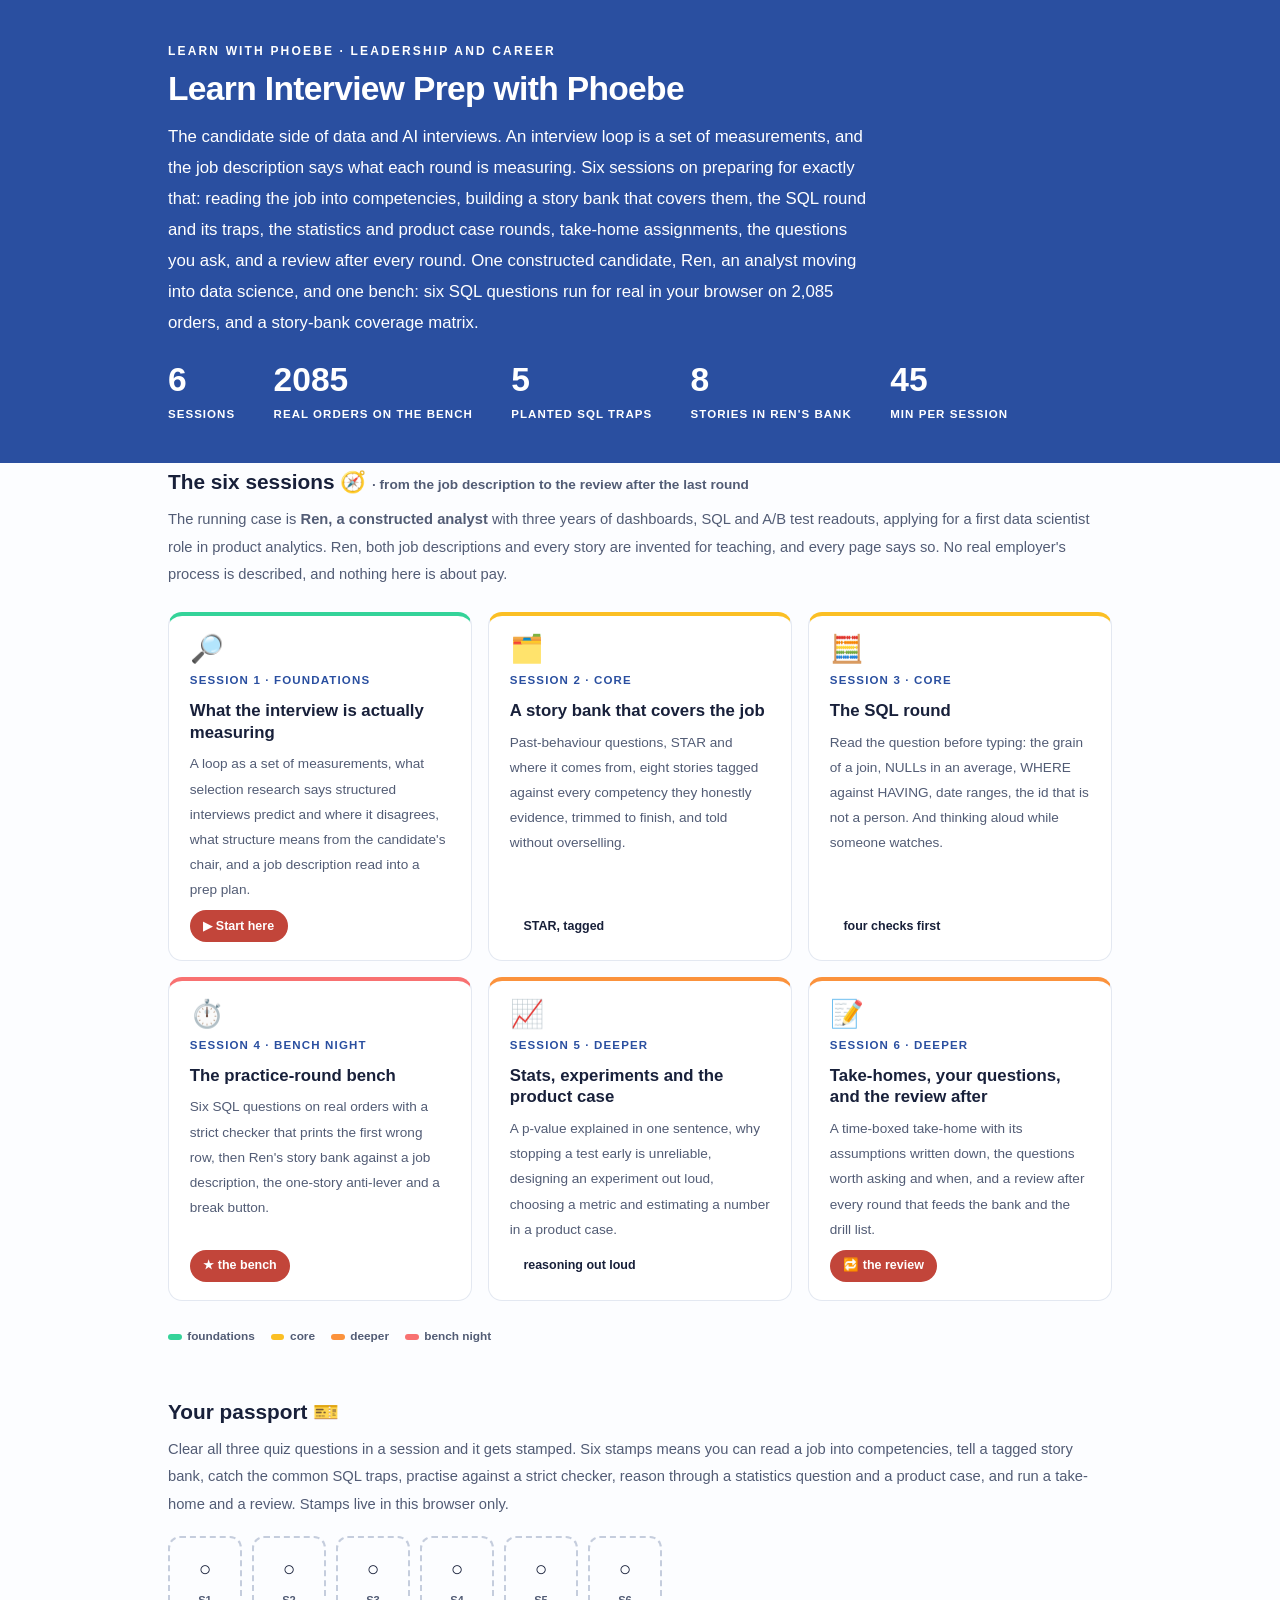
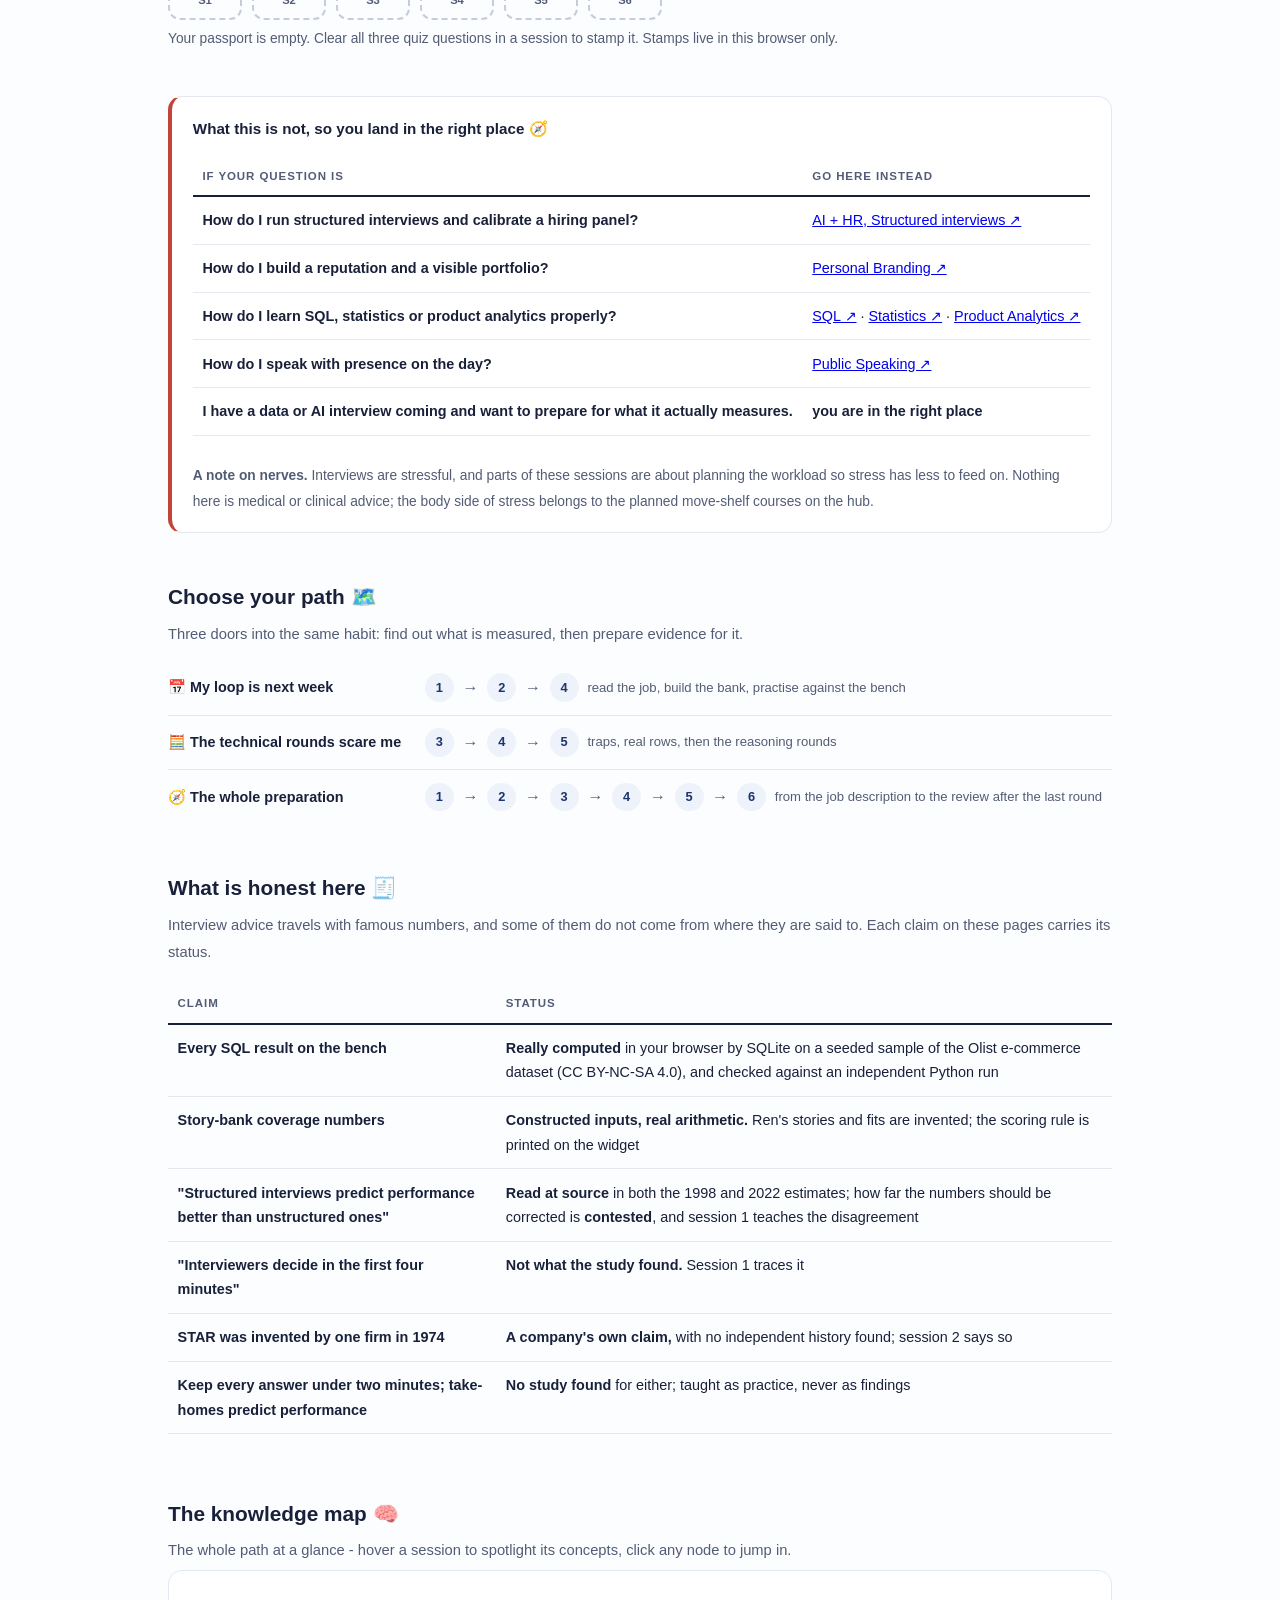
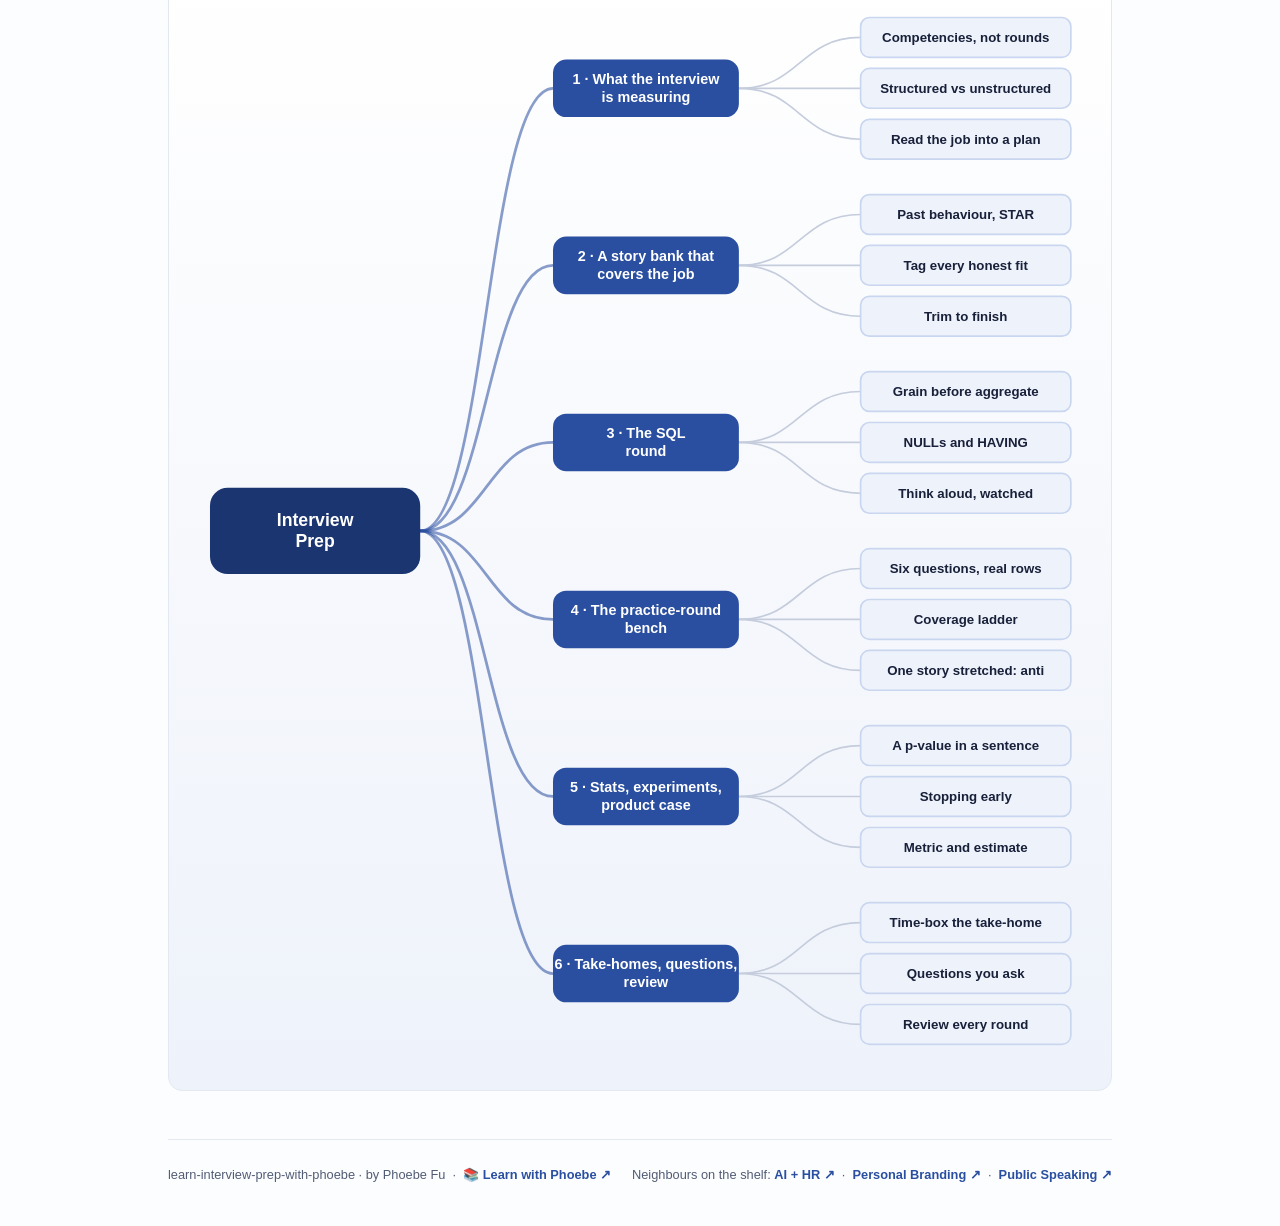
<file: index.html>
<!DOCTYPE html>
<html lang="en">
<head>
<meta charset="UTF-8">
<meta name="viewport" content="width=device-width, initial-scale=1.0">
<!-- social:start -->
<meta name="description" content="Six sessions on the candidate side of data and AI interviews: reading a job description into competencies, a story bank that covers the job, the SQL round, a practice bench with six SQL questions run on real orders in your browser, the statistics and product case rounds, take-homes, the questions you ask and the review after. Free, by Phoebe Fu.">
<meta property="og:type" content="website">
<meta property="og:site_name" content="Learn with Phoebe">
<meta property="og:title" content="Learn Interview Prep with Phoebe">
<meta property="og:description" content="Prepare for what the interview measures. Six sessions, one constructed candidate, a real SQL round in your browser and a story-bank coverage matrix that can report a worse number.">
<meta property="og:url" content="https://phoebefu6.github.io/learn-interview-prep-with-phoebe/">
<meta property="og:image" content="https://phoebefu6.github.io/learn-interview-prep-with-phoebe/assets/og-cover.png">
<meta property="og:image:width" content="1200">
<meta property="og:image:height" content="630">
<meta name="twitter:card" content="summary_large_image">
<meta name="twitter:title" content="Learn Interview Prep with Phoebe">
<meta name="twitter:description" content="The candidate side of data and AI interviews: competencies, stories, SQL on real rows, and the review after.">
<meta name="twitter:image" content="https://phoebefu6.github.io/learn-interview-prep-with-phoebe/assets/og-cover.png">
<!-- social:end -->
<title>Learn Interview Prep with Phoebe</title>
<link rel="stylesheet" href="assets/style.css?v=21">
<style>

  .stats-row { display: flex; gap: 2.4rem; margin-top: 1.5rem; flex-wrap: wrap; }
  .stat b { display: block; font-size: 2.1rem; font-weight: 800; line-height: 1.05; font-variant-numeric: tabular-nums; }
  .stat span { font-size: .72rem; opacity: 1; text-transform: uppercase; letter-spacing: .09em; font-weight: 600; }

  .course-grid { display: grid; grid-template-columns: repeat(auto-fit, minmax(17rem, 1fr)); gap: 1rem; margin-top: 1.5rem; }
  .course-card {
    border: 1px solid var(--hairline);
    border-top: 4px solid var(--diff, var(--indigo));
    border-radius: var(--radius);
    padding: 1.2rem 1.3rem 1.1rem;
    display: flex;
    flex-direction: column;
    gap: .5rem;
    text-decoration: none;
    color: var(--ink);
    background: #fff;
    transition: box-shadow .15s ease, border-color .15s ease, transform .15s ease;
    position: relative;
  }
  .course-card:hover { border-color: var(--indigo-soft); border-top-color: var(--diff, var(--indigo)); box-shadow: 0 8px 28px rgba(var(--shadow-rgb),.16); transform: translateY(-3px); }
  .course-card .cicon { font-size: 1.7rem; line-height: 1; }
  .course-card .cnum { font-size: .72rem; font-weight: 700; color: var(--indigo); text-transform: uppercase; letter-spacing: .1em; }
  .course-card h3 { font-size: 1.05rem; font-weight: 800; line-height: 1.3; }
  .course-card p { font-size: .85rem; color: var(--muted); flex: 1; }
  .course-card .meta { display: flex; gap: .4rem; flex-wrap: wrap; }

  .diff-legend { display: flex; gap: 1rem; margin-top: 1.6rem; font-size: .74rem; color: var(--muted); font-weight: 600; flex-wrap: wrap; }
  .diff-legend i { display: inline-block; width: .85rem; height: .35rem; border-radius: 999px; margin-right: .35rem; vertical-align: middle; }

  .paths { margin-top: 2.6rem; }
  .paths h2 { font-size: 1.3rem; font-weight: 800; margin-bottom: .3rem; }
  .paths .plede { color: var(--muted); font-size: .92rem; margin-bottom: .8rem; }
  .path { display: flex; gap: .55rem; align-items: center; padding: .75rem 0; border-bottom: .5px solid var(--hairline); flex-wrap: wrap; }
  .path:last-child { border-bottom: none; }
  .path b { min-width: 15.5rem; font-size: .9rem; }
  .path .pstep { background: var(--indigo-50); color: var(--indigo-deep); border-radius: 999px; padding: .16rem .68rem; font-weight: 700; font-size: .8rem; text-decoration: none; transition: all .12s ease; }
  .path .pstep:hover { background: var(--indigo); color: #fff; }
  .path .parr { color: var(--muted); font-weight: 700; }

  .mm-section { margin-top: 1.6rem; }
  .mm-section h2 { font-size: 1.3rem; font-weight: 800; margin-bottom: .2rem; }
  .mm-section .mm-lede { color: var(--muted); font-size: .92rem; margin-bottom: .4rem; }
  .mm-wrap { border: 1px solid var(--hairline); border-radius: var(--radius); background: linear-gradient(180deg,#fff,var(--indigo-50)); padding: .6rem; overflow-x: auto; }
  .mm-svg { width: 100%; height: auto; display: block; max-width: 60rem; margin: 0 auto; min-width: 34rem; }
  .mm-link { cursor: pointer; text-decoration: none; }
  .mm-node rect { transition: opacity .15s ease, filter .15s ease; }
  .mm-node text { pointer-events: none; }
  .mm-link:hover .mm-node rect { filter: brightness(1.06); }
  .mm-edge { transition: opacity .15s ease; }

  .not-this { border: 1px solid var(--hairline); border-left: 4px solid var(--clay); border-radius: var(--radius); background: #fff; padding: 1.1rem 1.3rem; margin-top: 1.2rem; }
  .not-this h3 { font-size: .95rem; font-weight: 800; margin-bottom: .5rem; }
</style>
</head>
<body>
<header class="masthead">
  <div class="wrap">
    <div class="eyebrow">Learn with Phoebe · Leadership and career</div>
    <h1>Learn <span class="accent">Interview Prep</span> with Phoebe</h1>
    <p class="sub">The candidate side of data and AI interviews. An interview loop is a set of measurements, and the job description says what each round is measuring. Six sessions on preparing for exactly that: reading the job into competencies, building a story bank that covers them, the SQL round and its traps, the statistics and product case rounds, take-home assignments, the questions you ask, and a review after every round. One constructed candidate, Ren, an analyst moving into data science, and one bench: six SQL questions run for real in your browser on 2,085 orders, and a story-bank coverage matrix.</p>
    <div class="stats-row">
      <div class="stat"><b data-count="6">6</b><span>sessions</span></div>
      <div class="stat"><b data-count="2085">2,085</b><span>real orders on the bench</span></div>
      <div class="stat"><b data-count="5">5</b><span>planted SQL traps</span></div>
      <div class="stat"><b data-count="8">8</b><span>stories in Ren's bank</span></div>
      <div class="stat"><b data-count="45">45</b><span>min per session</span></div>
    </div>
  </div>
</header>
<main class="wrap">
  <section class="section">
    <div class="paths" style="margin-top:0">
      <h2>The six sessions 🧭 <span style="font-size:.85rem;font-weight:600;color:var(--muted)">· from the job description to the review after the last round</span></h2>
      <p class="plede">The running case is <strong>Ren, a constructed analyst</strong> with three years of dashboards, SQL and A/B test readouts, applying for a first data scientist role in product analytics. Ren, both job descriptions and every story are invented for teaching, and every page says so. No real employer's process is described, and nothing here is about pay.</p>
    </div>
    <div class="course-grid">
      <a class="course-card" href="courses/01-what-the-interview-measures.html" style="--diff:#34D399">
        <span class="cicon">🔎</span>
        <span class="cnum">Session 1 · foundations</span>
        <h3>What the interview is actually measuring</h3>
        <p>A loop as a set of measurements, what selection research says structured interviews predict and where it disagrees, what structure means from the candidate's chair, and a job description read into a prep plan.</p>
        <span class="meta"><span class="pill amber">▶ Start here</span></span>
      </a>
      <a class="course-card" href="courses/02-a-story-bank.html" style="--diff:#FBBF24">
        <span class="cicon">🗂️</span>
        <span class="cnum">Session 2 · core</span>
        <h3>A story bank that covers the job</h3>
        <p>Past-behaviour questions, STAR and where it comes from, eight stories tagged against every competency they honestly evidence, trimmed to finish, and told without overselling.</p>
        <span class="meta"><span class="pill">STAR, tagged</span></span>
      </a>
      <a class="course-card" href="courses/03-the-sql-round.html" style="--diff:#FBBF24">
        <span class="cicon">🧮</span>
        <span class="cnum">Session 3 · core</span>
        <h3>The SQL round</h3>
        <p>Read the question before typing: the grain of a join, NULLs in an average, WHERE against HAVING, date ranges, the id that is not a person. And thinking aloud while someone watches.</p>
        <span class="meta"><span class="pill">four checks first</span></span>
      </a>
      <a class="course-card" href="courses/04-the-practice-round-bench.html" style="--diff:#F87171">
        <span class="cicon">⏱️</span>
        <span class="cnum">Session 4 · bench night</span>
        <h3>The practice-round bench</h3>
        <p>Six SQL questions on real orders with a strict checker that prints the first wrong row, then Ren's story bank against a job description, the one-story anti-lever and a break button.</p>
        <span class="meta"><span class="pill amber">★ the bench</span></span>
      </a>
      <a class="course-card" href="courses/05-stats-and-the-product-case.html" style="--diff:#FB923C">
        <span class="cicon">📈</span>
        <span class="cnum">Session 5 · deeper</span>
        <h3>Stats, experiments and the product case</h3>
        <p>A p-value explained in one sentence, why stopping a test early is unreliable, designing an experiment out loud, choosing a metric and estimating a number in a product case.</p>
        <span class="meta"><span class="pill">reasoning out loud</span></span>
      </a>
      <a class="course-card" href="courses/06-take-homes-and-the-review.html" style="--diff:#FB923C">
        <span class="cicon">📝</span>
        <span class="cnum">Session 6 · deeper</span>
        <h3>Take-homes, your questions, and the review after</h3>
        <p>A time-boxed take-home with its assumptions written down, the questions worth asking and when, and a review after every round that feeds the bank and the drill list.</p>
        <span class="meta"><span class="pill amber">🔁 the review</span></span>
      </a>
    </div>
    <div class="diff-legend">
      <span><i style="background:#34D399"></i>foundations</span>
      <span><i style="background:#FBBF24"></i>core</span>
      <span><i style="background:#FB923C"></i>deeper</span>
      <span><i style="background:#F87171"></i>bench night</span>
    </div>
  </section>
  <section class="section">
    <div class="paths" style="margin-top:0">
      <h2>Your passport 🎫</h2>
      <p class="plede">Clear all three quiz questions in a session and it gets stamped. Six stamps means you can read a job into competencies, tell a tagged story bank, catch the common SQL traps, practise against a strict checker, reason through a statistics question and a product case, and run a take-home and a review. Stamps live in this browser only.</p>
    </div>
    <div class="pp-strip"></div>
  </section>
  <section class="section">
    <div class="not-this">
      <h3>What this is not, so you land in the right place 🧭</h3>
      <table class="clean">
        <tr><th>If your question is</th><th>Go here instead</th></tr>
        <tr><td>How do I run structured interviews and calibrate a hiring panel?</td><td><a href="https://phoebefu6.github.io/learn-ai-hr-with-phoebe/courses/b5-structured-interviews.html">AI + HR, Structured interviews ↗</a></td></tr>
        <tr><td>How do I build a reputation and a visible portfolio?</td><td><a href="https://phoebefu6.github.io/learn-personal-branding-with-phoebe/">Personal Branding ↗</a></td></tr>
        <tr><td>How do I learn SQL, statistics or product analytics properly?</td><td><a href="https://phoebefu6.github.io/learn-sql-with-phoebe/">SQL ↗</a> · <a href="https://phoebefu6.github.io/learn-statistics-with-phoebe/">Statistics ↗</a> · <a href="https://phoebefu6.github.io/learn-product-analytics-with-phoebe/">Product Analytics ↗</a></td></tr>
        <tr><td>How do I speak with presence on the day?</td><td><a href="https://phoebefu6.github.io/learn-public-speaking-with-phoebe/">Public Speaking ↗</a></td></tr>
        <tr><td><strong>I have a data or AI interview coming and want to prepare for what it actually measures.</strong></td><td><strong>you are in the right place</strong></td></tr>
      </table>
      <p style="margin-top:.7rem;font-size:.86rem;color:var(--muted)"><strong>A note on nerves.</strong> Interviews are stressful, and parts of these sessions are about planning the workload so stress has less to feed on. Nothing here is medical or clinical advice; the body side of stress belongs to the planned move-shelf courses on the hub.</p>
    </div>
  </section>
  <section class="section">
    <div class="paths">
      <h2>Choose your path 🗺️</h2>
      <p class="plede">Three doors into the same habit: find out what is measured, then prepare evidence for it.</p>
      <div class="path"><b>📅 My loop is next week</b>
        <a class="pstep" href="courses/01-what-the-interview-measures.html">1</a><span class="parr">→</span>
        <a class="pstep" href="courses/02-a-story-bank.html">2</a><span class="parr">→</span>
        <a class="pstep" href="courses/04-the-practice-round-bench.html">4</a>
        <span style="font-size:.82rem;color:var(--muted)">read the job, build the bank, practise against the bench</span>
      </div>
      <div class="path"><b>🧮 The technical rounds scare me</b>
        <a class="pstep" href="courses/03-the-sql-round.html">3</a><span class="parr">→</span>
        <a class="pstep" href="courses/04-the-practice-round-bench.html">4</a><span class="parr">→</span>
        <a class="pstep" href="courses/05-stats-and-the-product-case.html">5</a>
        <span style="font-size:.82rem;color:var(--muted)">traps, real rows, then the reasoning rounds</span>
      </div>
      <div class="path"><b>🧭 The whole preparation</b>
        <a class="pstep" href="courses/01-what-the-interview-measures.html">1</a><span class="parr">→</span>
        <a class="pstep" href="courses/02-a-story-bank.html">2</a><span class="parr">→</span>
        <a class="pstep" href="courses/03-the-sql-round.html">3</a><span class="parr">→</span>
        <a class="pstep" href="courses/04-the-practice-round-bench.html">4</a><span class="parr">→</span>
        <a class="pstep" href="courses/05-stats-and-the-product-case.html">5</a><span class="parr">→</span>
        <a class="pstep" href="courses/06-take-homes-and-the-review.html">6</a>
        <span style="font-size:.82rem;color:var(--muted)">from the job description to the review after the last round</span>
      </div>
    </div>
  </section>
  <section class="section">
    <div class="paths" style="margin-top:0">
      <h2>What is honest here 🧾</h2>
      <p class="plede">Interview advice travels with famous numbers, and some of them do not come from where they are said to. Each claim on these pages carries its status.</p>
    </div>
    <table class="clean">
      <tr><th>Claim</th><th>Status</th></tr>
      <tr><td>Every SQL result on the bench</td><td><strong>Really computed</strong> in your browser by SQLite on a seeded sample of the Olist e-commerce dataset (CC BY-NC-SA 4.0), and checked against an independent Python run</td></tr>
      <tr><td>Story-bank coverage numbers</td><td><strong>Constructed inputs, real arithmetic.</strong> Ren's stories and fits are invented; the scoring rule is printed on the widget</td></tr>
      <tr><td>"Structured interviews predict performance better than unstructured ones"</td><td><strong>Read at source</strong> in both the 1998 and 2022 estimates; how far the numbers should be corrected is <strong>contested</strong>, and session 1 teaches the disagreement</td></tr>
      <tr><td>"Interviewers decide in the first four minutes"</td><td><strong>Not what the study found.</strong> Session 1 traces it</td></tr>
      <tr><td>STAR was invented by one firm in 1974</td><td><strong>A company's own claim,</strong> with no independent history found; session 2 says so</td></tr>
      <tr><td>Keep every answer under two minutes; take-homes predict performance</td><td><strong>No study found</strong> for either; taught as practice, never as findings</td></tr>
    </table>
  </section>
  <section class="section mm-section">
    <h2>The knowledge map 🧠</h2>
    <p class="mm-lede">The whole path at a glance - hover a session to spotlight its concepts, click any node to jump in.</p>
    <div class="mm-wrap"><div id="mindmap"></div></div>
  </section>
  <footer class="pagefoot">
    <span>learn-interview-prep-with-phoebe · by Phoebe Fu &nbsp;·&nbsp; 📚 <a href="https://phoebefu6.github.io/learn-with-phoebe/">Learn with Phoebe ↗</a></span>
    <span>Neighbours on the shelf: <a href="https://phoebefu6.github.io/learn-ai-hr-with-phoebe/">AI + HR ↗</a> &nbsp;·&nbsp; <a href="https://phoebefu6.github.io/learn-personal-branding-with-phoebe/">Personal Branding ↗</a> &nbsp;·&nbsp; <a href="https://phoebefu6.github.io/learn-public-speaking-with-phoebe/">Public Speaking ↗</a></span>
  </footer>
</main>
<script>
window.MINDMAP_DATA = {
 "title": "Interview\nPrep",
 "centerColor": "#1B3570",
 "sessions": [
  {
   "label": "What the interview\nis measuring",
   "href": "courses/01-what-the-interview-measures.html",
   "color": "#34D399",
   "concepts": [
    {
     "label": "Competencies, not rounds",
     "href": "courses/01-what-the-interview-measures.html"
    },
    {
     "label": "Structured vs unstructured",
     "href": "courses/01-what-the-interview-measures.html"
    },
    {
     "label": "Read the job into a plan",
     "href": "courses/01-what-the-interview-measures.html"
    }
   ]
  },
  {
   "label": "A story bank that\ncovers the job",
   "href": "courses/02-a-story-bank.html",
   "color": "#FBBF24",
   "concepts": [
    {
     "label": "Past behaviour, STAR",
     "href": "courses/02-a-story-bank.html"
    },
    {
     "label": "Tag every honest fit",
     "href": "courses/02-a-story-bank.html"
    },
    {
     "label": "Trim to finish",
     "href": "courses/02-a-story-bank.html"
    }
   ]
  },
  {
   "label": "The SQL\nround",
   "href": "courses/03-the-sql-round.html",
   "color": "#FBBF24",
   "concepts": [
    {
     "label": "Grain before aggregate",
     "href": "courses/03-the-sql-round.html"
    },
    {
     "label": "NULLs and HAVING",
     "href": "courses/03-the-sql-round.html"
    },
    {
     "label": "Think aloud, watched",
     "href": "courses/03-the-sql-round.html"
    }
   ]
  },
  {
   "label": "The practice-round\nbench",
   "href": "courses/04-the-practice-round-bench.html",
   "color": "#F87171",
   "concepts": [
    {
     "label": "Six questions, real rows",
     "href": "courses/04-the-practice-round-bench.html"
    },
    {
     "label": "Coverage ladder",
     "href": "courses/04-the-practice-round-bench.html"
    },
    {
     "label": "One story stretched: anti",
     "href": "courses/04-the-practice-round-bench.html"
    }
   ]
  },
  {
   "label": "Stats, experiments,\nproduct case",
   "href": "courses/05-stats-and-the-product-case.html",
   "color": "#FB923C",
   "concepts": [
    {
     "label": "A p-value in a sentence",
     "href": "courses/05-stats-and-the-product-case.html"
    },
    {
     "label": "Stopping early",
     "href": "courses/05-stats-and-the-product-case.html"
    },
    {
     "label": "Metric and estimate",
     "href": "courses/05-stats-and-the-product-case.html"
    }
   ]
  },
  {
   "label": "Take-homes, questions,\nreview",
   "href": "courses/06-take-homes-and-the-review.html",
   "color": "#FB923C",
   "concepts": [
    {
     "label": "Time-box the take-home",
     "href": "courses/06-take-homes-and-the-review.html"
    },
    {
     "label": "Questions you ask",
     "href": "courses/06-take-homes-and-the-review.html"
    },
    {
     "label": "Review every round",
     "href": "courses/06-take-homes-and-the-review.html"
    }
   ]
  }
 ]
};
</script>
<script src="assets/mindmap.js?v=1"></script>
<script src="assets/app.js?v=18"></script>
</body>
</html>
</file>
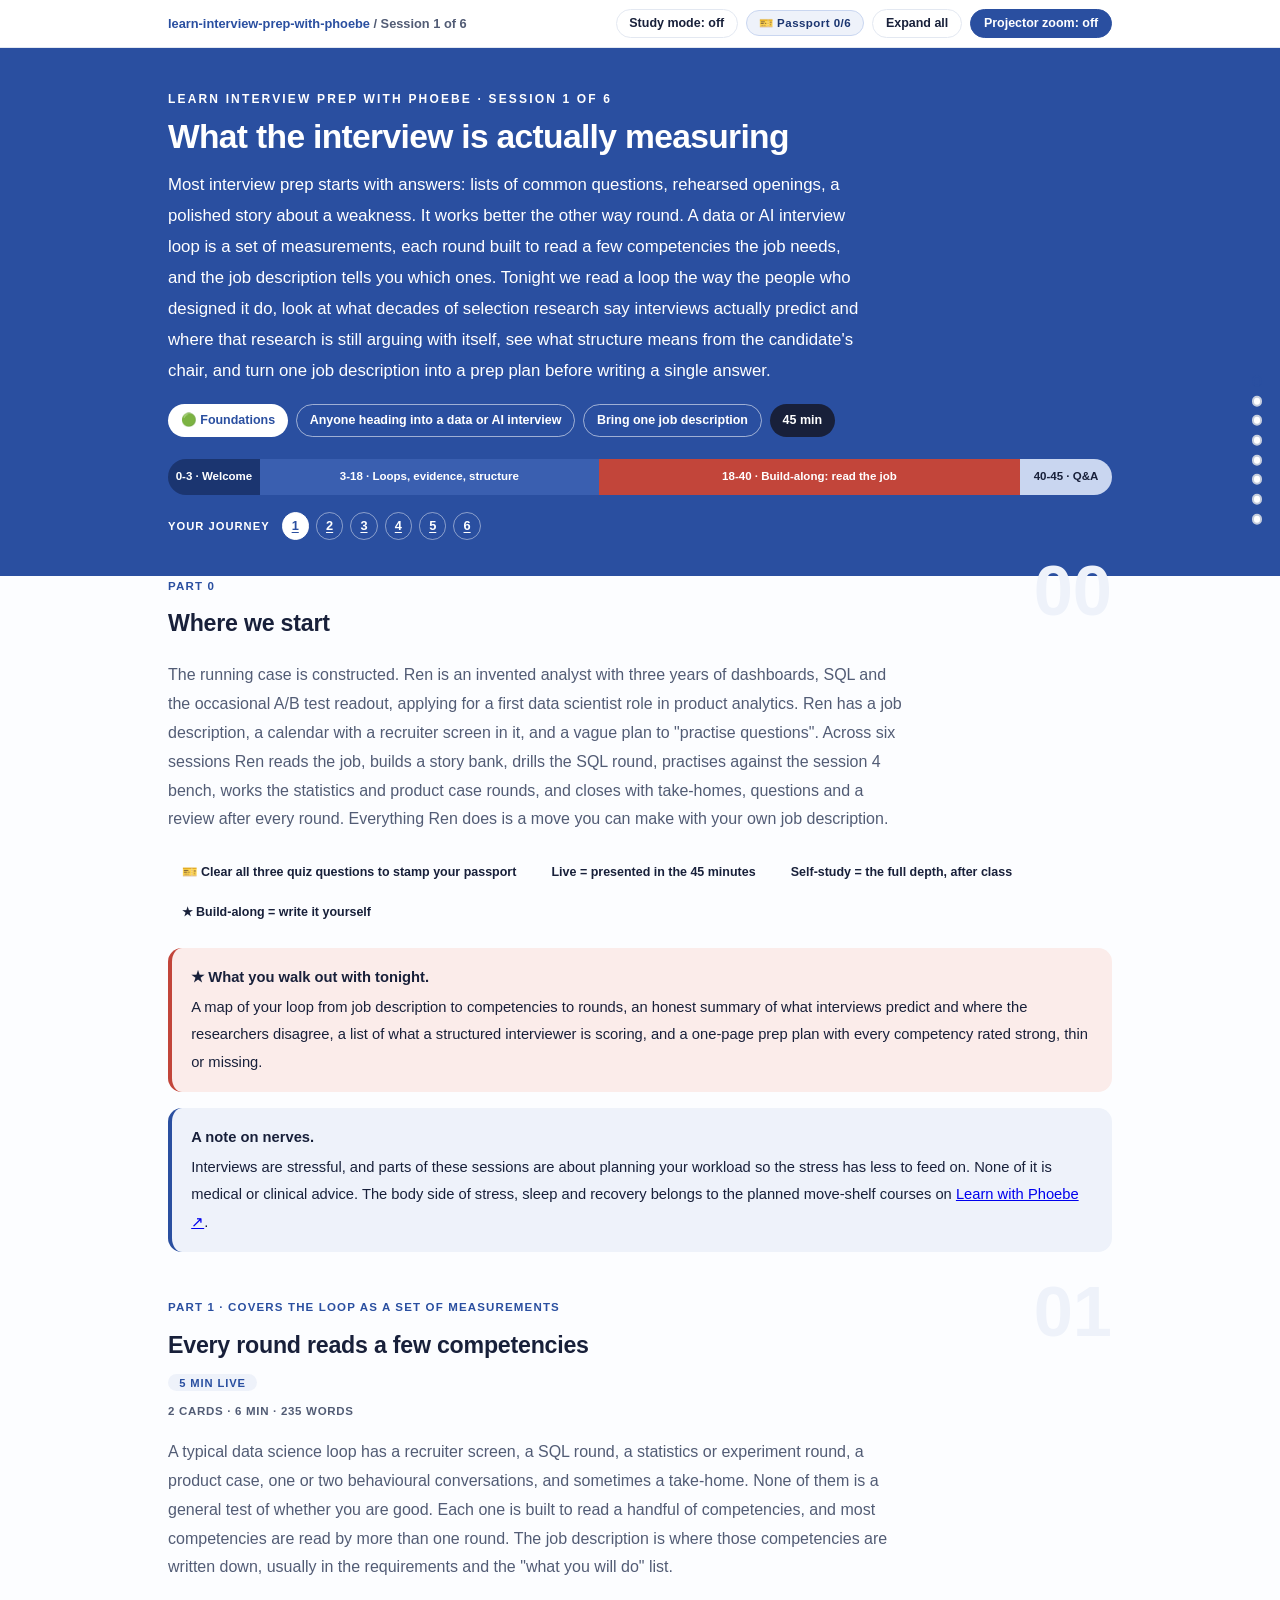
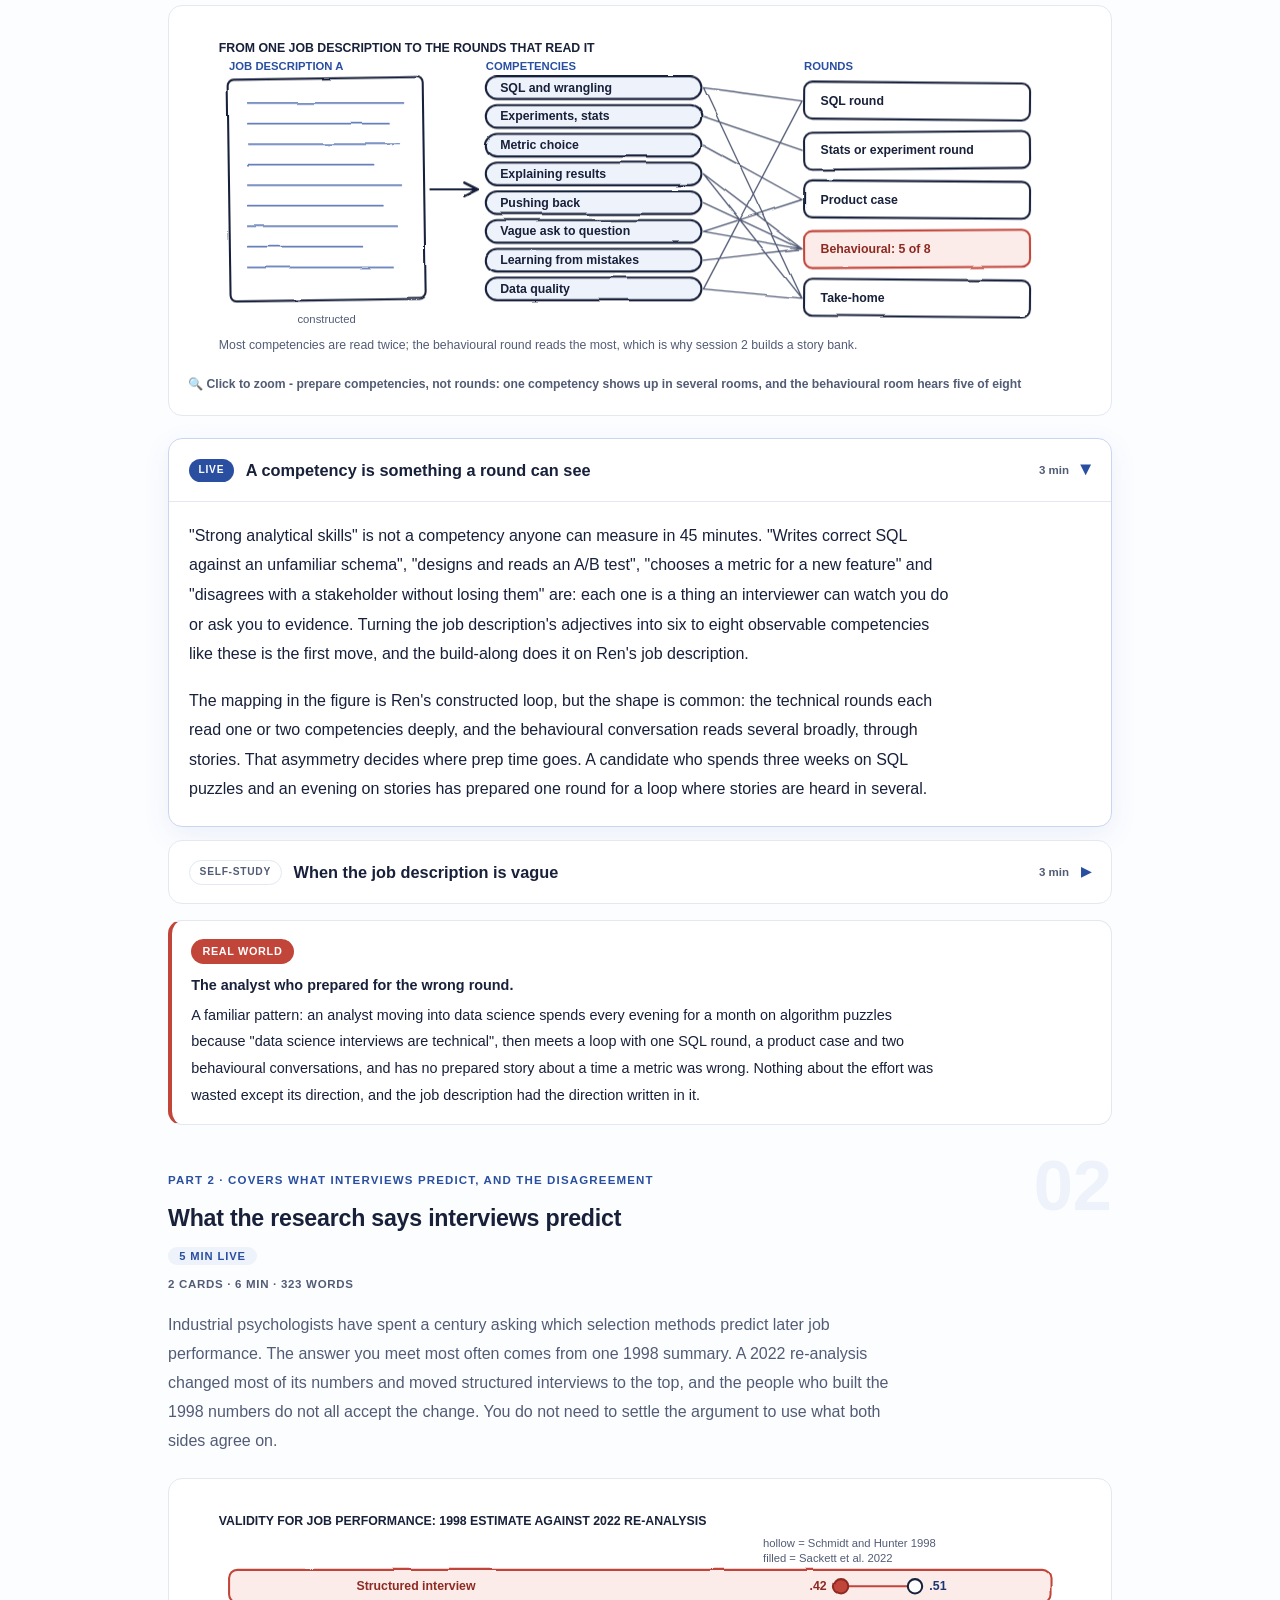
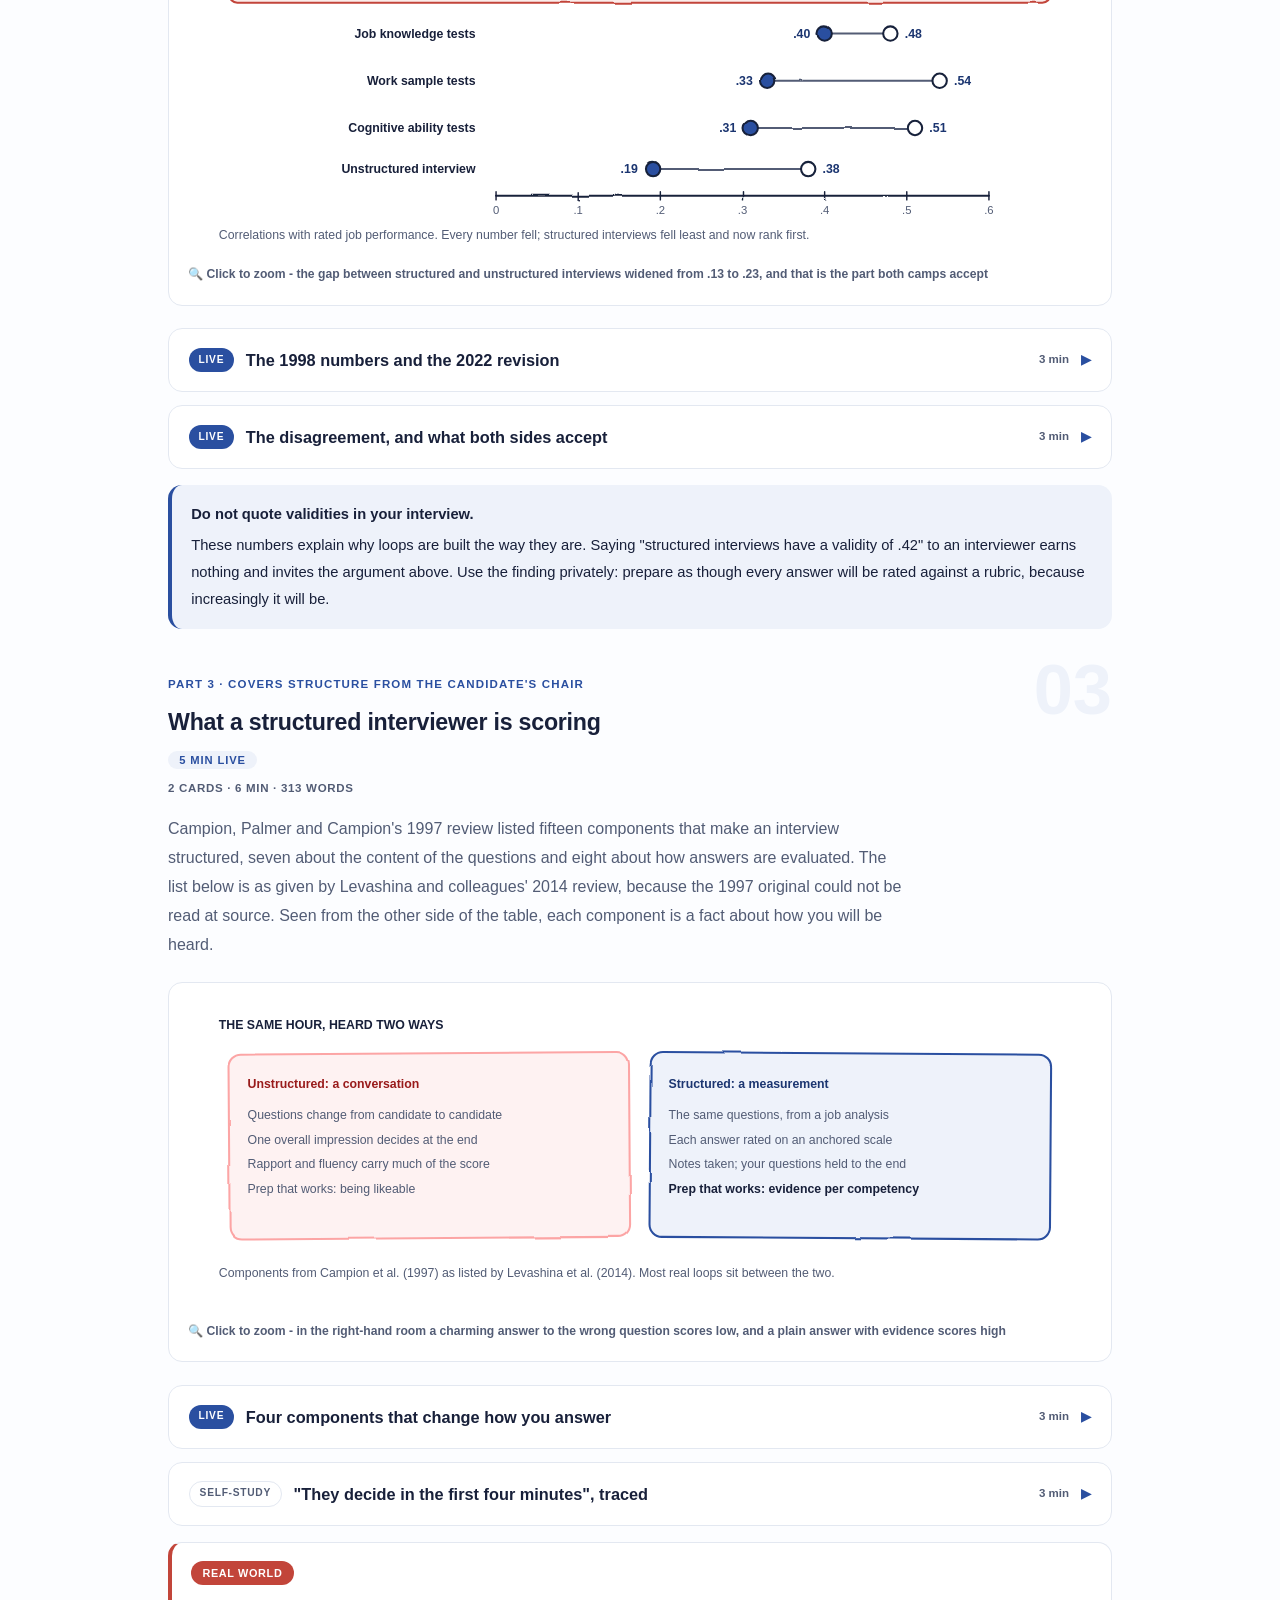
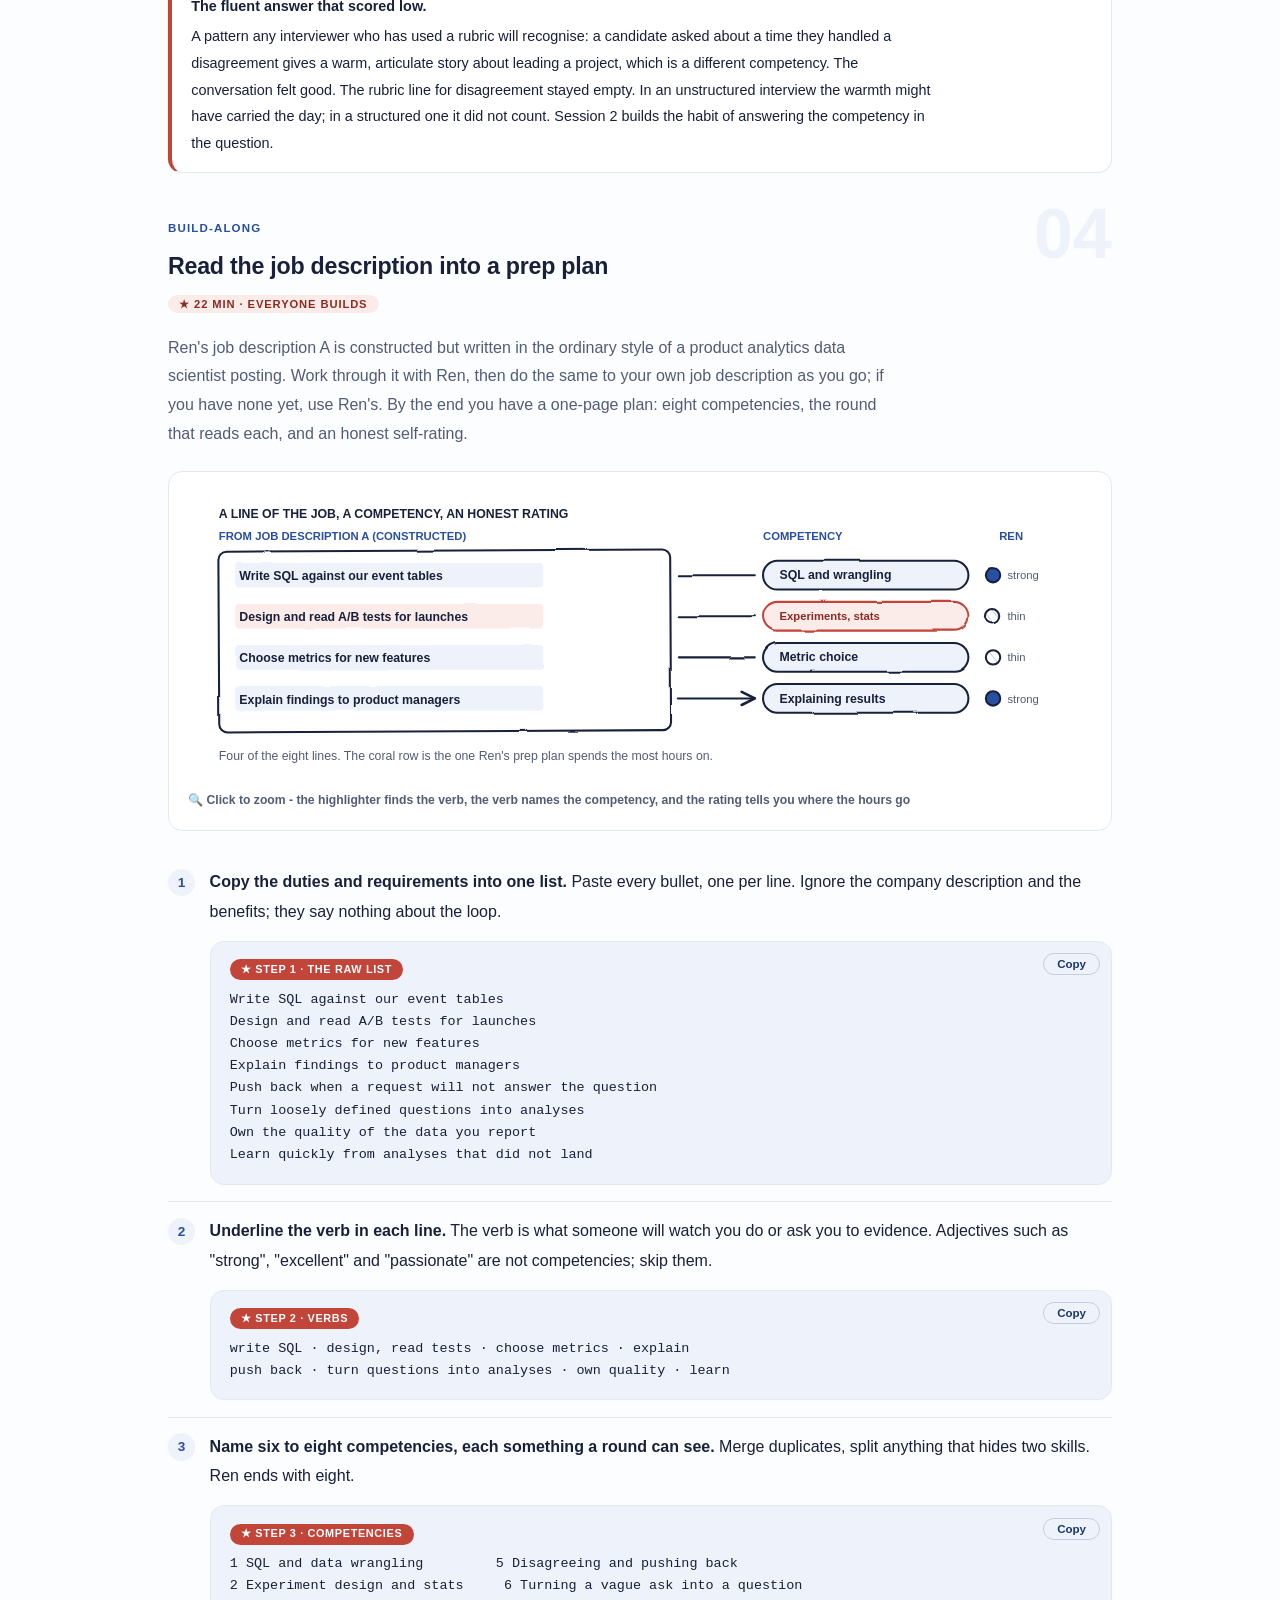
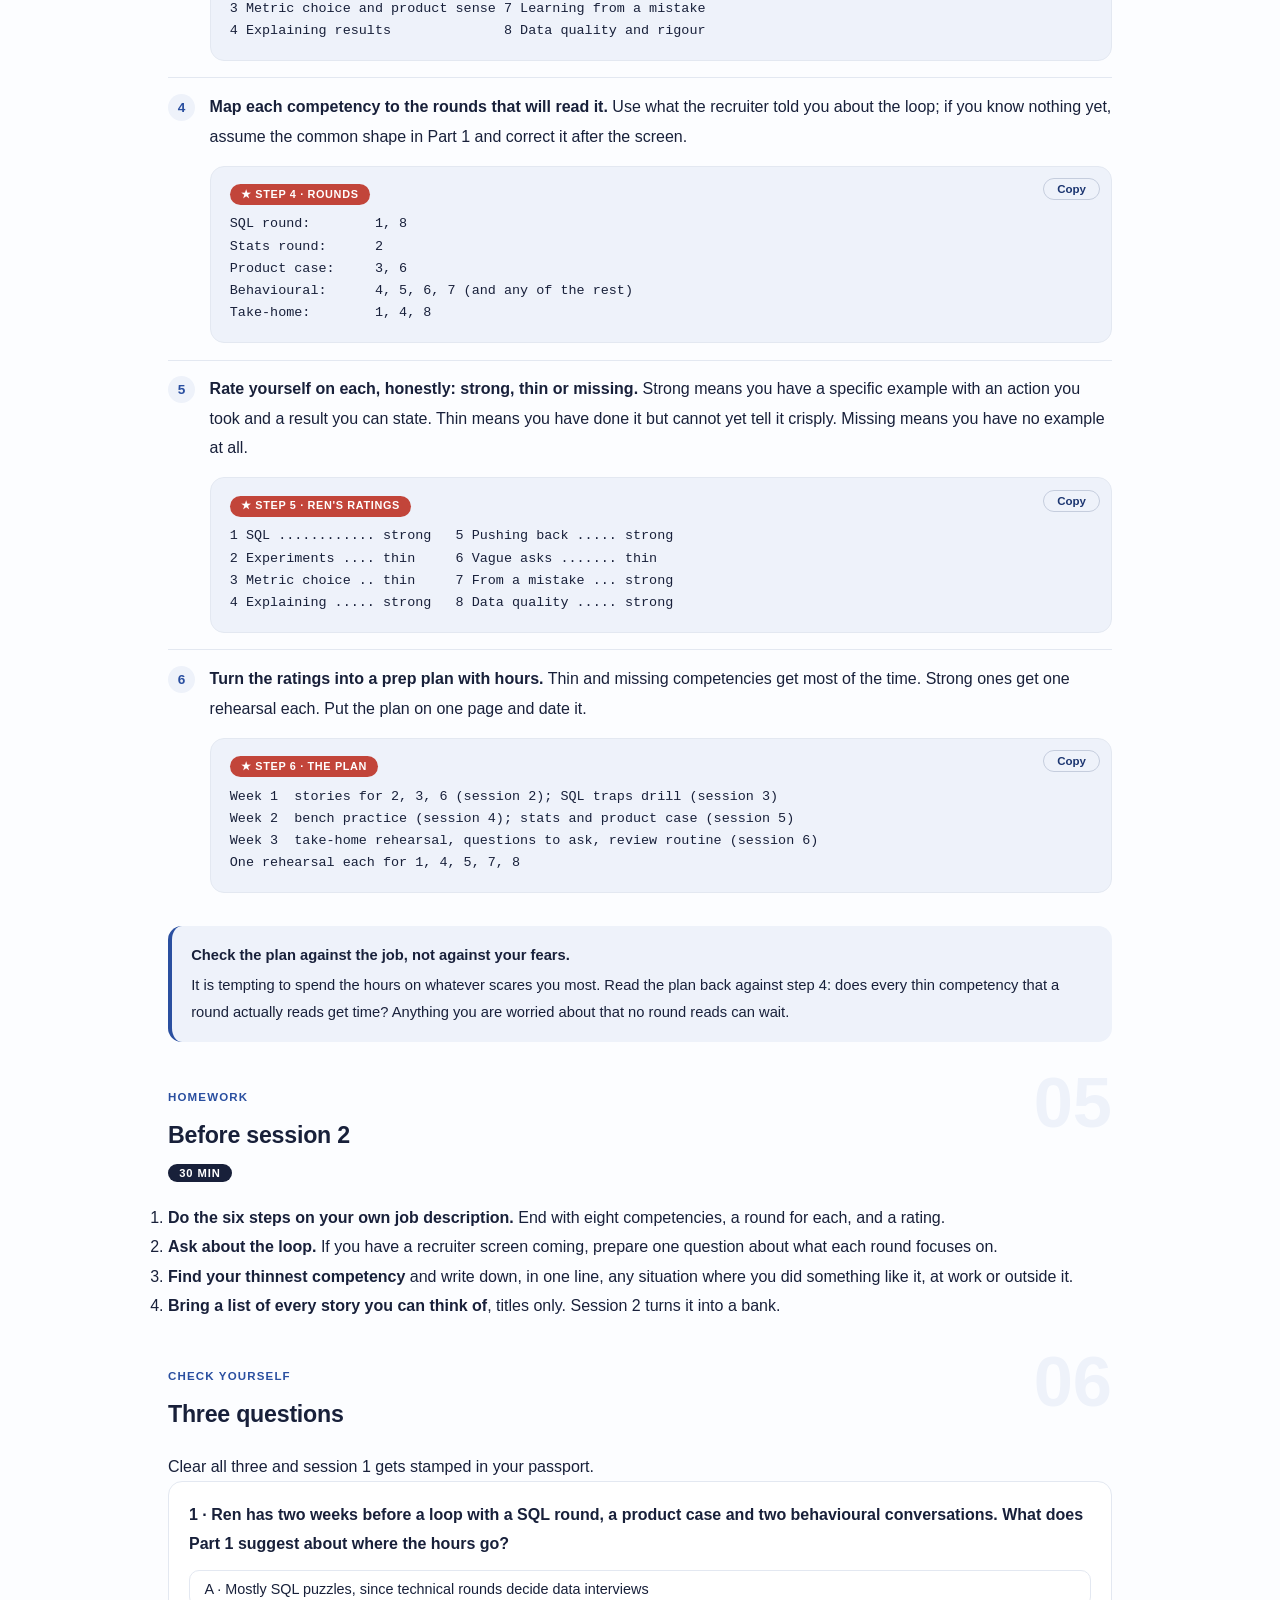
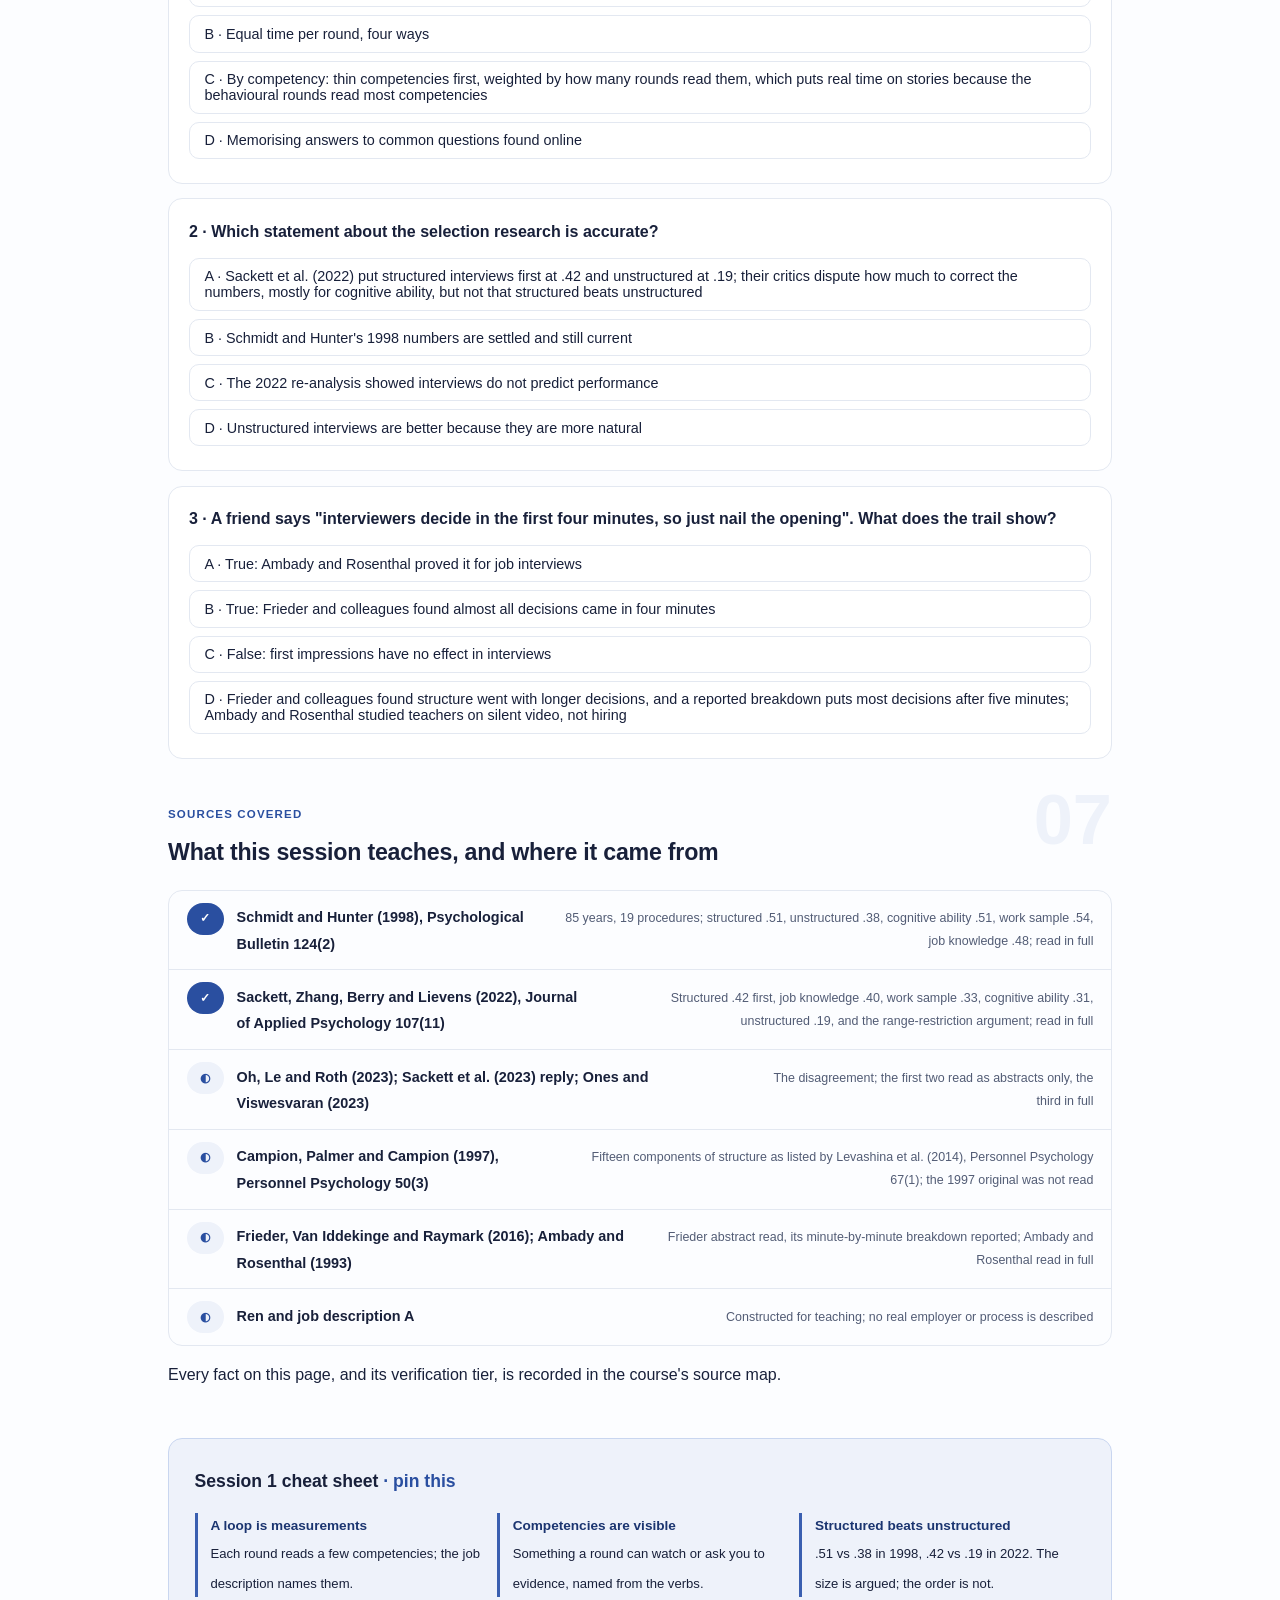
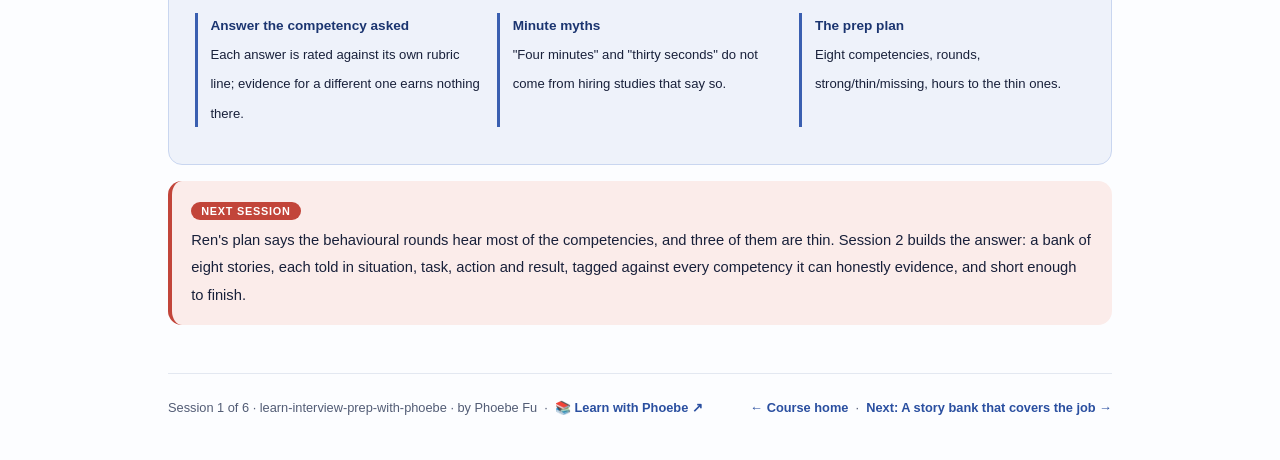
<file: courses/01-what-the-interview-measures.html>
<!DOCTYPE html>
<html lang="en">
<head>
<meta charset="UTF-8">
<meta name="viewport" content="width=device-width, initial-scale=1.0">
<!-- social:start -->
<meta name="description" content="Session 1 of 6. A data interview loop is a set of measurements. Read a job description into competencies and rounds, see what the selection research says structured interviews predict and where the researchers disagree, what structure means from the candidate's chair, and why 'they decide in four minutes' is not what the study found.">
<meta property="og:type" content="article">
<meta property="og:site_name" content="Learn with Phoebe">
<meta property="og:title" content="What the interview is actually measuring - learn interview prep with phoebe">
<meta property="og:description" content="Session 1 of 6. Competencies, rounds, the validity research and its disagreement, and a job description read into a prep plan.">
<meta property="og:url" content="https://phoebefu6.github.io/learn-interview-prep-with-phoebe/courses/01-what-the-interview-measures.html">
<meta property="og:image" content="https://phoebefu6.github.io/learn-interview-prep-with-phoebe/assets/og-cover.png">
<meta property="og:image:width" content="1200">
<meta property="og:image:height" content="630">
<meta name="twitter:card" content="summary_large_image">
<meta name="twitter:title" content="What the interview is actually measuring - learn interview prep with phoebe">
<meta name="twitter:description" content="Session 1 of 6. Read the job into competencies before you prepare a single answer.">
<meta name="twitter:image" content="https://phoebefu6.github.io/learn-interview-prep-with-phoebe/assets/og-cover.png">
<!-- social:end -->
<title>Session 1 · What the interview is actually measuring - learn interview prep with phoebe</title>
<link rel="stylesheet" href="../assets/style.css?v=20">
</head>
<body>

<div class="toolbar">
  <div class="wrap">
    <span class="crumb"><a href="../index.html">learn-interview-prep-with-phoebe</a> / Session 1 of 6</span>
    <button class="btn" id="toggle-all" type="button">Expand all</button>
    <button class="btn primary" id="zoom-toggle" type="button">Projector zoom: off</button>
  </div>
</div>

<header class="masthead">
  <div class="wrap">
    <div class="eyebrow">Learn Interview Prep with Phoebe · Session 1 of 6</div>
    <h1>What the interview is actually <span class="accent">measuring</span></h1>
    <p class="sub">Most interview prep starts with answers: lists of common questions, rehearsed openings, a polished story about a weakness. It works better the other way round. A data or AI interview loop is a set of measurements, each round built to read a few competencies the job needs, and the job description tells you which ones. Tonight we read a loop the way the people who designed it do, look at what decades of selection research say interviews actually predict and where that research is still arguing with itself, see what structure means from the candidate's chair, and turn one job description into a prep plan before writing a single answer.</p>
    <div class="chip-row">
      <span class="chip level">🟢 Foundations</span>
      <span class="chip audience">Anyone heading into a data or AI interview</span>
      <span class="chip audience">Bring one job description</span>
      <span class="chip time">45 min</span>
    </div>
    <div class="agenda">
      <span class="a1" style="flex:1">0-3 · Welcome</span>
      <span class="a2" style="flex:4">3-18 · Loops, evidence, structure</span>
      <span class="a3" style="flex:5">18-40 · Build-along: read the job</span>
      <span class="a4" style="flex:1">40-45 · Q&amp;A</span>
    </div>
  </div>
</header>

<main class="wrap">

  <section class="section" id="intro">
    <div class="section-kicker">
      <span class="klabel">Part 0</span>
      <h2>Where we start</h2>
    </div>
    <p class="lede">The running case is constructed. Ren is an invented analyst with three years of dashboards, SQL and the occasional A/B test readout, applying for a first data scientist role in product analytics. Ren has a job description, a calendar with a recruiter screen in it, and a vague plan to "practise questions". Across six sessions Ren reads the job, builds a story bank, drills the SQL round, practises against the session 4 bench, works the statistics and product case rounds, and closes with take-homes, questions and a review after every round. Everything Ren does is a move you can make with your own job description.</p>

    <div class="legend">
      <span class="pill">🎫 Clear all three quiz questions to stamp your passport</span>
      <span class="pill">Live = presented in the 45 minutes</span>
      <span class="pill">Self-study = the full depth, after class</span>
      <span class="pill">★ Build-along = write it yourself</span>
    </div>

    <div class="callout win">
      <p><strong>★ What you walk out with tonight.</strong> A map of your loop from job description to competencies to rounds, an honest summary of what interviews predict and where the researchers disagree, a list of what a structured interviewer is scoring, and a one-page prep plan with every competency rated strong, thin or missing.</p>
    </div>

    <div class="callout tip">
      <p><strong>A note on nerves.</strong> Interviews are stressful, and parts of these sessions are about planning your workload so the stress has less to feed on. None of it is medical or clinical advice. The body side of stress, sleep and recovery belongs to the planned move-shelf courses on <a href="https://phoebefu6.github.io/learn-with-phoebe/">Learn with Phoebe ↗</a>.</p>
    </div>
  </section>

  <section class="section" id="part-1">
    <div class="section-kicker">
      <span class="klabel">Part 1 · covers the loop as a set of measurements</span>
      <h2>Every round reads a few competencies</h2>
      <span class="tag concept">5 min live</span>
    </div>
    <p class="lede">A typical data science loop has a recruiter screen, a SQL round, a statistics or experiment round, a product case, one or two behavioural conversations, and sometimes a take-home. None of them is a general test of whether you are good. Each one is built to read a handful of competencies, and most competencies are read by more than one round. The job description is where those competencies are written down, usually in the requirements and the "what you will do" list.</p>

    <figure class="zoomable">
      <svg viewBox="0 0 880 330" xmlns="http://www.w3.org/2000/svg" role="img" aria-label="A job description on the left feeds eight competency chips in the middle: SQL and wrangling, experiments and stats, metric choice, explaining results, pushing back, vague ask to question, learning from mistakes, data quality. Lines run from each chip to the rounds that read it on the right: SQL round, stats round, product case, behavioural, take-home. The behavioural round, highlighted in coral, receives five lines.">
        <defs>
          <filter id="p1aSk" x="-3%" y="-3%" width="106%" height="106%"><feTurbulence type="fractalNoise" baseFrequency="0.02" numOctaves="2" seed="11" result="n"/><feDisplacementMap in="SourceGraphic" in2="n" scale="2.4" xChannelSelector="R" yChannelSelector="G"/></filter>
          <pattern id="p1aHc" patternUnits="userSpaceOnUse" width="7" height="7" patternTransform="rotate(-38)"><line x1="0" y1="0" x2="0" y2="7" stroke="#2A4FA0" stroke-width="1" opacity=".5"/></pattern>
          <marker id="p1aAr" viewBox="0 0 10 10" refX="9" refY="5" markerWidth="8" markerHeight="8" orient="auto"><path d="M1 1 L9 5 L1 9" fill="none" stroke="#18203A" stroke-width="1.6" stroke-linecap="round"/></marker>
        </defs>
        <style>
          .p1aH { font: 800 12px Inter, sans-serif; fill: #18203A; }
          .p1aL { font: 600 12px Inter, sans-serif; fill: #18203A; }
          .p1aS { font: 400 11px Inter, sans-serif; fill: #525C75; }
          .p1aB { font: 800 12px Inter, sans-serif; fill: #8E2A22; }
          .p1aA { font: 700 11px Inter, sans-serif; fill: #2A4FA0; }
          .p1aN { font: 400 12px Inter, sans-serif; fill: #525C75; }
        </style>

        <text class="p1aH" x="30" y="26">FROM ONE JOB DESCRIPTION TO THE ROUNDS THAT READ IT</text>
        <text class="p1aA" x="40" y="44">JOB DESCRIPTION A</text>
        <text class="p1aA" x="290" y="44">COMPETENCIES</text>
        <text class="p1aA" x="600" y="44">ROUNDS</text>

        <g filter="url(#p1aSk)" fill="none" stroke="#18203A" stroke-width="2" stroke-linecap="round" stroke-linejoin="round">
          <rect x="40" y="52" width="190" height="216" rx="6" transform="rotate(-0.8 135 160)" fill="#FFFFFF"/>
          <path d="M58 76 L210 76 M58 96 L196 96 M58 116 L206 116 M58 136 L180 136 M58 156 L208 156 M58 176 L190 176 M58 196 L204 196 M58 216 L170 216 M58 236 L200 236" stroke-width="1.2" stroke="#2A4FA0"/>
          <path d="M236 160 L282 160" marker-end="url(#p1aAr)"/>
          <rect x="290" y="50" width="210" height="22" rx="11" fill="#EEF2FA"/>
          <rect x="290" y="78" width="210" height="22" rx="11" fill="#EEF2FA"/>
          <rect x="290" y="106" width="210" height="22" rx="11" fill="#EEF2FA"/>
          <rect x="290" y="134" width="210" height="22" rx="11" fill="#EEF2FA"/>
          <rect x="290" y="162" width="210" height="22" rx="11" fill="#EEF2FA"/>
          <rect x="290" y="190" width="210" height="22" rx="11" fill="#EEF2FA"/>
          <rect x="290" y="218" width="210" height="22" rx="11" fill="#EEF2FA"/>
          <rect x="290" y="246" width="210" height="22" rx="11" fill="#EEF2FA"/>
          <path d="M502 61 L598 74 M502 61 L598 266 M502 89 L598 122 M502 117 L598 170 M502 145 L598 218 M502 145 L598 266 M502 173 L598 218 M502 201 L598 170 M502 201 L598 218 M502 229 L598 218 M502 257 L598 74 M502 257 L598 266" stroke-width="1.3" stroke="#525C75"/>
          <rect x="600" y="56" width="220" height="36" rx="8" transform="rotate(0.5 710 74)" fill="#FFFFFF"/>
          <rect x="600" y="104" width="220" height="36" rx="8" transform="rotate(-0.5 710 122)" fill="#FFFFFF"/>
          <rect x="600" y="152" width="220" height="36" rx="8" transform="rotate(0.4 710 170)" fill="#FFFFFF"/>
          <rect x="600" y="200" width="220" height="36" rx="8" transform="rotate(-0.4 710 218)" fill="#FBECEA" stroke="#C2453A"/>
          <rect x="600" y="248" width="220" height="36" rx="8" transform="rotate(0.5 710 266)" fill="#FFFFFF"/>
        </g>

        <text class="p1aS" x="135" y="290" text-anchor="middle">constructed</text>
        <text class="p1aL" x="304" y="65">SQL and wrangling</text>
        <text class="p1aL" x="304" y="93">Experiments, stats</text>
        <text class="p1aL" x="304" y="121">Metric choice</text>
        <text class="p1aL" x="304" y="149">Explaining results</text>
        <text class="p1aL" x="304" y="177">Pushing back</text>
        <text class="p1aL" x="304" y="205">Vague ask to question</text>
        <text class="p1aL" x="304" y="233">Learning from mistakes</text>
        <text class="p1aL" x="304" y="261">Data quality</text>
        <text class="p1aL" x="616" y="78">SQL round</text>
        <text class="p1aL" x="616" y="126">Stats or experiment round</text>
        <text class="p1aL" x="616" y="174">Product case</text>
        <text class="p1aB" x="616" y="222">Behavioural: 5 of 8</text>
        <text class="p1aL" x="616" y="270">Take-home</text>

        <text class="p1aN" x="30" y="316">Most competencies are read twice; the behavioural round reads the most, which is why session 2 builds a story bank.</text>
      </svg>
      <figcaption>🔍 Click to zoom - prepare competencies, not rounds: one competency shows up in several rooms, and the behavioural room hears five of eight</figcaption>
    </figure>

    <details class="card" open>
      <summary><span class="mode live">Live</span>A competency is something a round can see<span class="mini">3 min</span><span class="caret">▶</span></summary>
      <div class="body">
        <p>"Strong analytical skills" is not a competency anyone can measure in 45 minutes. "Writes correct SQL against an unfamiliar schema", "designs and reads an A/B test", "chooses a metric for a new feature" and "disagrees with a stakeholder without losing them" are: each one is a thing an interviewer can watch you do or ask you to evidence. Turning the job description's adjectives into six to eight observable competencies like these is the first move, and the build-along does it on Ren's job description.</p>
        <p>The mapping in the figure is Ren's constructed loop, but the shape is common: the technical rounds each read one or two competencies deeply, and the behavioural conversation reads several broadly, through stories. That asymmetry decides where prep time goes. A candidate who spends three weeks on SQL puzzles and an evening on stories has prepared one round for a loop where stories are heard in several.</p>
      </div>
    </details>

    <details class="card">
      <summary><span class="mode self">Self-study</span>When the job description is vague<span class="mini">3 min</span><span class="caret">▶</span></summary>
      <div class="body">
        <p>Some job descriptions are a wish list copied from three other roles. Two moves help. First, weight what appears in the "what you will do" section over the requirements list: duties describe the work, requirements often describe an imagined candidate. Second, ask the recruiter in the screen what the loop looks like and what each round focuses on. That is an ordinary, expected question, and the answer is the most reliable map you will get. Session 6 has more on the questions candidates ask.</p>
      </div>
    </details>

    <div class="callout example">
      <span class="ex-pill">Real world</span>
      <p><strong>The analyst who prepared for the wrong round.</strong> A familiar pattern: an analyst moving into data science spends every evening for a month on algorithm puzzles because "data science interviews are technical", then meets a loop with one SQL round, a product case and two behavioural conversations, and has no prepared story about a time a metric was wrong. Nothing about the effort was wasted except its direction, and the job description had the direction written in it.</p>
    </div>
  </section>

  <section class="section" id="part-2">
    <div class="section-kicker">
      <span class="klabel">Part 2 · covers what interviews predict, and the disagreement</span>
      <h2>What the research says interviews predict</h2>
      <span class="tag concept">5 min live</span>
    </div>
    <p class="lede">Industrial psychologists have spent a century asking which selection methods predict later job performance. The answer you meet most often comes from one 1998 summary. A 2022 re-analysis changed most of its numbers and moved structured interviews to the top, and the people who built the 1998 numbers do not all accept the change. You do not need to settle the argument to use what both sides agree on.</p>

    <figure class="zoomable">
      <svg viewBox="0 0 880 346" xmlns="http://www.w3.org/2000/svg" role="img" aria-label="Five rows comparing validity estimates for job performance, 1998 as a hollow dot and 2022 as a filled dot, joined by a line. Structured interview .51 to .42, highlighted in coral as first in 2022. Job knowledge tests .48 to .40. Work sample tests .54 to .33. Cognitive ability .51 to .31. Unstructured interview .38 to .19. Axis from 0 to .6.">
        <defs>
          <filter id="p1bSk" x="-3%" y="-3%" width="106%" height="106%"><feTurbulence type="fractalNoise" baseFrequency="0.02" numOctaves="2" seed="23" result="n"/><feDisplacementMap in="SourceGraphic" in2="n" scale="2.4" xChannelSelector="R" yChannelSelector="G"/></filter>
        </defs>
        <style>
          .p1bH { font: 800 12px Inter, sans-serif; fill: #18203A; }
          .p1bL { font: 600 12px Inter, sans-serif; fill: #18203A; }
          .p1bS { font: 400 11px Inter, sans-serif; fill: #525C75; }
          .p1bB { font: 800 12px Inter, sans-serif; fill: #8E2A22; }
          .p1bV { font: 800 12px Inter, sans-serif; fill: #1B3570; }
          .p1bA { font: 700 11px Inter, sans-serif; fill: #2A4FA0; }
          .p1bN { font: 400 12px Inter, sans-serif; fill: #525C75; }
        </style>

        <text class="p1bH" x="30" y="26">VALIDITY FOR JOB PERFORMANCE: 1998 ESTIMATE AGAINST 2022 RE-ANALYSIS</text>
        <text class="p1bS" x="560" y="48">hollow = Schmidt and Hunter 1998</text>
        <text class="p1bS" x="560" y="62">filled = Sackett et al. 2022</text>

        <g filter="url(#p1bSk)" fill="none" stroke="#18203A" stroke-width="2" stroke-linecap="round" stroke-linejoin="round">
          <path d="M300 290 L780 290"/>
          <path d="M300 286 L300 294 M380 286 L380 294 M460 286 L460 294 M540 286 L540 294 M620 286 L620 294 M700 286 L700 294 M780 286 L780 294" stroke-width="1.4"/>
          <rect x="40" y="70" width="800" height="32" rx="8" fill="#FBECEA" stroke="#C2453A"/>
          <path d="M636 86 L708 86" stroke="#C2453A"/>
          <path d="M620 132 L684 132" stroke="#525C75"/>
          <path d="M564 178 L732 178" stroke="#525C75"/>
          <path d="M548 224 L708 224" stroke="#525C75"/>
          <path d="M452 264 L604 264" stroke="#525C75"/>
          <circle cx="708" cy="86" r="7" fill="#FFFFFF"/>
          <circle cx="636" cy="86" r="7" fill="#C2453A" stroke="#8E2A22"/>
          <circle cx="684" cy="132" r="7" fill="#FFFFFF"/>
          <circle cx="620" cy="132" r="7" fill="#2A4FA0"/>
          <circle cx="732" cy="178" r="7" fill="#FFFFFF"/>
          <circle cx="564" cy="178" r="7" fill="#2A4FA0"/>
          <circle cx="708" cy="224" r="7" fill="#FFFFFF"/>
          <circle cx="548" cy="224" r="7" fill="#2A4FA0"/>
          <circle cx="604" cy="264" r="7" fill="#FFFFFF"/>
          <circle cx="452" cy="264" r="7" fill="#2A4FA0"/>
        </g>

        <text class="p1bB" x="280" y="90" text-anchor="end">Structured interview</text>
        <text class="p1bL" x="280" y="136" text-anchor="end">Job knowledge tests</text>
        <text class="p1bL" x="280" y="182" text-anchor="end">Work sample tests</text>
        <text class="p1bL" x="280" y="228" text-anchor="end">Cognitive ability tests</text>
        <text class="p1bL" x="280" y="268" text-anchor="end">Unstructured interview</text>
        <text class="p1bB" x="622" y="90" text-anchor="end">.42</text>
        <text class="p1bV" x="722" y="90">.51</text>
        <text class="p1bV" x="606" y="136" text-anchor="end">.40</text>
        <text class="p1bV" x="698" y="136">.48</text>
        <text class="p1bV" x="550" y="182" text-anchor="end">.33</text>
        <text class="p1bV" x="746" y="182">.54</text>
        <text class="p1bV" x="534" y="228" text-anchor="end">.31</text>
        <text class="p1bV" x="722" y="228">.51</text>
        <text class="p1bV" x="438" y="268" text-anchor="end">.19</text>
        <text class="p1bV" x="618" y="268">.38</text>
        <text class="p1bS" x="300" y="308" text-anchor="middle">0</text>
        <text class="p1bS" x="380" y="308" text-anchor="middle">.1</text>
        <text class="p1bS" x="460" y="308" text-anchor="middle">.2</text>
        <text class="p1bS" x="540" y="308" text-anchor="middle">.3</text>
        <text class="p1bS" x="620" y="308" text-anchor="middle">.4</text>
        <text class="p1bS" x="700" y="308" text-anchor="middle">.5</text>
        <text class="p1bS" x="780" y="308" text-anchor="middle">.6</text>

        <text class="p1bN" x="30" y="332">Correlations with rated job performance. Every number fell; structured interviews fell least and now rank first.</text>
      </svg>
      <figcaption>🔍 Click to zoom - the gap between structured and unstructured interviews widened from .13 to .23, and that is the part both camps accept</figcaption>
    </figure>

    <details class="card">
      <summary><span class="mode live">Live</span>The 1998 numbers and the 2022 revision<span class="mini">3 min</span><span class="caret">▶</span></summary>
      <div class="body">
        <p><strong>Schmidt and Hunter (1998, Psychological Bulletin)</strong> summarised 85 years of research on 19 selection procedures. Their table put work sample tests at .54, general mental ability and structured interviews both at .51, job knowledge tests at .48 and unstructured interviews at .38, as correlations with later rated job performance. For two decades those were the numbers in every textbook and hiring guide.</p>
        <p><strong>Sackett, Zhang, Berry and Lievens (2022, Journal of Applied Psychology)</strong> re-examined how those estimates had been corrected for range restriction, the statistical adjustment for the fact that a study only sees people who were hired. They argued the corrections were often too large, especially in concurrent studies run on current employees, and recommended no range-restriction correction for those. Most validities fell by .10 to .20. Structured interviews came out at .42 and ranked first; job knowledge .40; work samples .33; cognitive ability .31; unstructured interviews .19. They also showed where the old .51 came from: an observed correlation of .28, raised to .37 by one correction and to .51 by the range-restriction step.</p>
      </div>
    </details>

    <details class="card">
      <summary><span class="mode live">Live</span>The disagreement, and what both sides accept<span class="mini">3 min</span><span class="caret">▶</span></summary>
      <div class="body">
        <p><strong>Oh, Le and Roth (2023, JAP)</strong> reanalysed Sackett's own data and argued that it substantially underestimates how severe range restriction is, and that the no-correction recommendation should be reconsidered. <strong>Ones and Viswesvaran (2023)</strong> disagreed that cognitive ability's validity is much lower than previously reported. <strong>Sackett and colleagues' reply (2023)</strong> agreed correction is right when the information about the applicant pool exists, and argued that in meta-analysis it usually does not. The abstracts of the first and third were read; the second in full.</p>
        <p>This page does not resolve that argument, and neither should you. What a candidate can take from it is the part neither camp disputes: a structured interview predicts performance better than an unstructured one, in both sets of numbers. The size of the cognitive ability estimate is where they fight, and that is a question for the people designing tests, not for you preparing answers.</p>
      </div>
    </details>

    <div class="callout tip">
      <p><strong>Do not quote validities in your interview.</strong> These numbers explain why loops are built the way they are. Saying "structured interviews have a validity of .42" to an interviewer earns nothing and invites the argument above. Use the finding privately: prepare as though every answer will be rated against a rubric, because increasingly it will be.</p>
    </div>
  </section>

  <section class="section" id="part-3">
    <div class="section-kicker">
      <span class="klabel">Part 3 · covers structure from the candidate's chair</span>
      <h2>What a structured interviewer is scoring</h2>
      <span class="tag concept">5 min live</span>
    </div>
    <p class="lede">Campion, Palmer and Campion's 1997 review listed fifteen components that make an interview structured, seven about the content of the questions and eight about how answers are evaluated. The list below is as given by Levashina and colleagues' 2014 review, because the 1997 original could not be read at source. Seen from the other side of the table, each component is a fact about how you will be heard.</p>

    <figure class="zoomable">
      <svg viewBox="0 0 880 300" xmlns="http://www.w3.org/2000/svg" role="img" aria-label="Two panels. Left, unstructured, a conversation: questions change from candidate to candidate, one overall impression decides, rapport and fluency carry the score. Right, structured, a measurement: the same questions for everyone, each answer rated on an anchored scale with notes, your questions held to the end. The right panel is outlined in cobalt.">
        <defs>
          <filter id="p1cSk" x="-3%" y="-3%" width="106%" height="106%"><feTurbulence type="fractalNoise" baseFrequency="0.02" numOctaves="2" seed="37" result="n"/><feDisplacementMap in="SourceGraphic" in2="n" scale="2.4" xChannelSelector="R" yChannelSelector="G"/></filter>
        </defs>
        <style>
          .p1cH { font: 800 12px Inter, sans-serif; fill: #18203A; }
          .p1cL { font: 600 12px Inter, sans-serif; fill: #18203A; }
          .p1cS { font: 400 12px Inter, sans-serif; fill: #525C75; }
          .p1cR { font: 800 12px Inter, sans-serif; fill: #991B1B; }
          .p1cB { font: 800 12px Inter, sans-serif; fill: #1B3570; }
          .p1cN { font: 400 12px Inter, sans-serif; fill: #525C75; }
        </style>

        <text class="p1cH" x="30" y="26">THE SAME HOUR, HEARD TWO WAYS</text>

        <g filter="url(#p1cSk)" fill="none" stroke="#18203A" stroke-width="2" stroke-linecap="round" stroke-linejoin="round">
          <rect x="40" y="50" width="390" height="180" rx="12" transform="rotate(-0.4 235 140)" fill="#FEF2F2" stroke="#FCA5A5"/>
          <rect x="450" y="50" width="390" height="180" rx="12" transform="rotate(0.4 645 140)" fill="#EEF2FA" stroke="#2A4FA0"/>
        </g>

        <text class="p1cR" x="58" y="84">Unstructured: a conversation</text>
        <text class="p1cS" x="58" y="114">Questions change from candidate to candidate</text>
        <text class="p1cS" x="58" y="138">One overall impression decides at the end</text>
        <text class="p1cS" x="58" y="162">Rapport and fluency carry much of the score</text>
        <text class="p1cS" x="58" y="186">Prep that works: being likeable</text>
        <text class="p1cB" x="468" y="84">Structured: a measurement</text>
        <text class="p1cS" x="468" y="114">The same questions, from a job analysis</text>
        <text class="p1cS" x="468" y="138">Each answer rated on an anchored scale</text>
        <text class="p1cS" x="468" y="162">Notes taken; your questions held to the end</text>
        <text class="p1cL" x="468" y="186">Prep that works: evidence per competency</text>

        <text class="p1cN" x="30" y="268">Components from Campion et al. (1997) as listed by Levashina et al. (2014). Most real loops sit between the two.</text>
      </svg>
      <figcaption>🔍 Click to zoom - in the right-hand room a charming answer to the wrong question scores low, and a plain answer with evidence scores high</figcaption>
    </figure>

    <details class="card">
      <summary><span class="mode live">Live</span>Four components that change how you answer<span class="mini">3 min</span><span class="caret">▶</span></summary>
      <div class="body">
        <p><strong>Questions based on a job analysis, the same for each candidate.</strong> The questions come from the competencies, so the job description predicts them. <strong>Each answer rated, on anchored scales.</strong> An answer is scored against descriptions of weak, adequate and strong evidence for that one competency, so wandering into a different competency earns nothing on this question. <strong>Notes taken.</strong> What you say is written down and compared later; specific actions and results survive into the notes, adjectives do not. <strong>Limited prompting and follow-up.</strong> The interviewer may not rescue a vague answer with "and what did you do then?", so the structure of the answer has to be yours.</p>
        <p>Not every loop is fully structured, and the people interviewing you on any given day vary. Preparing for the structured version costs nothing in an unstructured one: clear evidence for the competency asked about is a good answer in both rooms.</p>
      </div>
    </details>

    <details class="card">
      <summary><span class="mode self">Self-study</span>"They decide in the first four minutes", traced<span class="mini">3 min</span><span class="caret">▶</span></summary>
      <div class="body">
        <p>The claim is usually credited to a study of interviewers' decision time. <strong>Frieder, Van Iddekinge and Raymark (2016)</strong> studied 166 interviewers and 691 applicants at a university career centre. Their abstract reports that more experienced interviewers and more rapport building went with quicker decisions, and that asking every candidate the same questions went with <em>longer</em> decision times. A reported breakdown of the same study puts only about 5 percent of decisions in the first minute and about 30 percent within five minutes, meaning most came later. Those percentages were seen in a secondary summary, not in the paper itself, so treat them as reported.</p>
        <p>The "thirty seconds" version usually points at <strong>Ambady and Rosenthal (1993)</strong>, who found that strangers' ratings of 13 college teachers from silent clips under 30 seconds predicted end-of-semester student evaluations. That is a study of teachers on silent video, not of hiring decisions. First impressions matter in interviews; the specific minute counts do not come from where they are said to.</p>
      </div>
    </details>

    <div class="callout example">
      <span class="ex-pill">Real world</span>
      <p><strong>The fluent answer that scored low.</strong> A pattern any interviewer who has used a rubric will recognise: a candidate asked about a time they handled a disagreement gives a warm, articulate story about leading a project, which is a different competency. The conversation felt good. The rubric line for disagreement stayed empty. In an unstructured interview the warmth might have carried the day; in a structured one it did not count. Session 2 builds the habit of answering the competency in the question.</p>
    </div>
  </section>

  <section class="section" id="demo-1">
    <div class="section-kicker">
      <span class="klabel">Build-along</span>
      <h2>Read the job description into a prep plan</h2>
      <span class="tag demo">★ 22 min · everyone builds</span>
    </div>
    <p class="lede">Ren's job description A is constructed but written in the ordinary style of a product analytics data scientist posting. Work through it with Ren, then do the same to your own job description as you go; if you have none yet, use Ren's. By the end you have a one-page plan: eight competencies, the round that reads each, and an honest self-rating.</p>

    <figure class="zoomable">
      <svg viewBox="0 0 880 280" xmlns="http://www.w3.org/2000/svg" role="img" aria-label="Four lines from Ren's job description on the left, each with its key phrase highlighted, and an arrow from each to a competency chip and a self-rating on the right. Write SQL against our event tables becomes SQL and wrangling, rated strong. Design and read A/B tests becomes experiments and stats, rated thin, highlighted in coral. Choose metrics for new features becomes metric choice, rated thin. Explain findings to product managers becomes explaining results, rated strong.">
        <defs>
          <filter id="p1dSk" x="-3%" y="-3%" width="106%" height="106%"><feTurbulence type="fractalNoise" baseFrequency="0.02" numOctaves="2" seed="41" result="n"/><feDisplacementMap in="SourceGraphic" in2="n" scale="2.4" xChannelSelector="R" yChannelSelector="G"/></filter>
          <pattern id="p1dHc" patternUnits="userSpaceOnUse" width="7" height="7" patternTransform="rotate(-38)"><line x1="0" y1="0" x2="0" y2="7" stroke="#2A4FA0" stroke-width="1" opacity=".5"/></pattern>
          <marker id="p1dAr" viewBox="0 0 10 10" refX="9" refY="5" markerWidth="8" markerHeight="8" orient="auto"><path d="M1 1 L9 5 L1 9" fill="none" stroke="#18203A" stroke-width="1.6" stroke-linecap="round"/></marker>
        </defs>
        <style>
          .p1dH { font: 800 12px Inter, sans-serif; fill: #18203A; }
          .p1dL { font: 600 12px Inter, sans-serif; fill: #18203A; }
          .p1dS { font: 400 11px Inter, sans-serif; fill: #525C75; }
          .p1dB { font: 800 11px Inter, sans-serif; fill: #8E2A22; }
          .p1dA { font: 700 11px Inter, sans-serif; fill: #2A4FA0; }
          .p1dN { font: 400 12px Inter, sans-serif; fill: #525C75; }
        </style>

        <text class="p1dH" x="30" y="26">A LINE OF THE JOB, A COMPETENCY, AN HONEST RATING</text>
        <text class="p1dA" x="30" y="48">FROM JOB DESCRIPTION A (CONSTRUCTED)</text>
        <text class="p1dA" x="560" y="48">COMPETENCY</text>
        <text class="p1dA" x="790" y="48">REN</text>

        <g filter="url(#p1dSk)" fill="none" stroke="#18203A" stroke-width="2" stroke-linecap="round" stroke-linejoin="round">
          <rect x="30" y="58" width="440" height="176" rx="8" transform="rotate(-0.3 250 146)" fill="#FFFFFF"/>
          <rect x="46" y="70" width="300" height="24" rx="4" fill="#EEF2FA" stroke="none"/>
          <rect x="46" y="110" width="300" height="24" rx="4" fill="#FBECEA" stroke="none"/>
          <rect x="46" y="150" width="300" height="24" rx="4" fill="#EEF2FA" stroke="none"/>
          <rect x="46" y="190" width="300" height="24" rx="4" fill="#EEF2FA" stroke="none"/>
          <path d="M478 82 L552 82 M478 122 L552 122 M478 162 L552 162 M478 202 L552 202" marker-end="url(#p1dAr)"/>
          <rect x="560" y="68" width="200" height="28" rx="14" fill="#EEF2FA"/>
          <rect x="560" y="108" width="200" height="28" rx="14" fill="#FBECEA" stroke="#C2453A"/>
          <rect x="560" y="148" width="200" height="28" rx="14" fill="#EEF2FA"/>
          <rect x="560" y="188" width="200" height="28" rx="14" fill="#EEF2FA"/>
          <circle cx="784" cy="82" r="7" fill="#2A4FA0"/>
          <circle cx="784" cy="122" r="7" fill="url(#p1dHc)"/>
          <circle cx="784" cy="162" r="7" fill="url(#p1dHc)"/>
          <circle cx="784" cy="202" r="7" fill="#2A4FA0"/>
        </g>

        <text class="p1dL" x="50" y="87">Write SQL against our event tables</text>
        <text class="p1dL" x="50" y="127">Design and read A/B tests for launches</text>
        <text class="p1dL" x="50" y="167">Choose metrics for new features</text>
        <text class="p1dL" x="50" y="207">Explain findings to product managers</text>
        <text class="p1dL" x="576" y="86">SQL and wrangling</text>
        <text class="p1dB" x="576" y="126">Experiments, stats</text>
        <text class="p1dL" x="576" y="166">Metric choice</text>
        <text class="p1dL" x="576" y="206">Explaining results</text>
        <text class="p1dS" x="798" y="86">strong</text>
        <text class="p1dS" x="798" y="126">thin</text>
        <text class="p1dS" x="798" y="166">thin</text>
        <text class="p1dS" x="798" y="206">strong</text>

        <text class="p1dN" x="30" y="262">Four of the eight lines. The coral row is the one Ren's prep plan spends the most hours on.</text>
      </svg>
      <figcaption>🔍 Click to zoom - the highlighter finds the verb, the verb names the competency, and the rating tells you where the hours go</figcaption>
    </figure>

    <div class="steps">
      <div class="step">
        <p><strong>Copy the duties and requirements into one list.</strong> Paste every bullet, one per line. Ignore the company description and the benefits; they say nothing about the loop.</p>
        <div class="prompt-box good"><span class="label">★ Step 1 · the raw list</span>Write SQL against our event tables
Design and read A/B tests for launches
Choose metrics for new features
Explain findings to product managers
Push back when a request will not answer the question
Turn loosely defined questions into analyses
Own the quality of the data you report
Learn quickly from analyses that did not land</div>
      </div>
      <div class="step">
        <p><strong>Underline the verb in each line.</strong> The verb is what someone will watch you do or ask you to evidence. Adjectives such as "strong", "excellent" and "passionate" are not competencies; skip them.</p>
        <div class="prompt-box good"><span class="label">★ Step 2 · verbs</span>write SQL · design, read tests · choose metrics · explain
push back · turn questions into analyses · own quality · learn</div>
      </div>
      <div class="step">
        <p><strong>Name six to eight competencies, each something a round can see.</strong> Merge duplicates, split anything that hides two skills. Ren ends with eight.</p>
        <div class="prompt-box good"><span class="label">★ Step 3 · competencies</span>1 SQL and data wrangling         5 Disagreeing and pushing back
2 Experiment design and stats     6 Turning a vague ask into a question
3 Metric choice and product sense 7 Learning from a mistake
4 Explaining results              8 Data quality and rigour</div>
      </div>
      <div class="step">
        <p><strong>Map each competency to the rounds that will read it.</strong> Use what the recruiter told you about the loop; if you know nothing yet, assume the common shape in Part 1 and correct it after the screen.</p>
        <div class="prompt-box good"><span class="label">★ Step 4 · rounds</span>SQL round:        1, 8
Stats round:      2
Product case:     3, 6
Behavioural:      4, 5, 6, 7 (and any of the rest)
Take-home:        1, 4, 8</div>
      </div>
      <div class="step">
        <p><strong>Rate yourself on each, honestly: strong, thin or missing.</strong> Strong means you have a specific example with an action you took and a result you can state. Thin means you have done it but cannot yet tell it crisply. Missing means you have no example at all.</p>
        <div class="prompt-box good"><span class="label">★ Step 5 · Ren's ratings</span>1 SQL ............ strong   5 Pushing back ..... strong
2 Experiments .... thin     6 Vague asks ....... thin
3 Metric choice .. thin     7 From a mistake ... strong
4 Explaining ..... strong   8 Data quality ..... strong</div>
      </div>
      <div class="step">
        <p><strong>Turn the ratings into a prep plan with hours.</strong> Thin and missing competencies get most of the time. Strong ones get one rehearsal each. Put the plan on one page and date it.</p>
        <div class="prompt-box good"><span class="label">★ Step 6 · the plan</span>Week 1  stories for 2, 3, 6 (session 2); SQL traps drill (session 3)
Week 2  bench practice (session 4); stats and product case (session 5)
Week 3  take-home rehearsal, questions to ask, review routine (session 6)
One rehearsal each for 1, 4, 5, 7, 8</div>
      </div>
    </div>

    <div class="callout tip">
      <p><strong>Check the plan against the job, not against your fears.</strong> It is tempting to spend the hours on whatever scares you most. Read the plan back against step 4: does every thin competency that a round actually reads get time? Anything you are worried about that no round reads can wait.</p>
    </div>
  </section>

  <section class="section" id="exercise">
    <div class="section-kicker">
      <span class="klabel">Homework</span>
      <h2>Before session 2</h2>
      <span class="tag exercise">30 min</span>
    </div>
    <ol>
      <li><strong>Do the six steps on your own job description.</strong> End with eight competencies, a round for each, and a rating.</li>
      <li><strong>Ask about the loop.</strong> If you have a recruiter screen coming, prepare one question about what each round focuses on.</li>
      <li><strong>Find your thinnest competency</strong> and write down, in one line, any situation where you did something like it, at work or outside it.</li>
      <li><strong>Bring a list of every story you can think of</strong>, titles only. Session 2 turns it into a bank.</li>
    </ol>
  </section>

  <section class="section" id="quiz">
    <div class="section-kicker">
      <span class="klabel">Check yourself</span>
      <h2>Three questions</h2>
    </div>
    <p>Clear all three and session 1 gets stamped in your passport.</p>

    <div class="quiz-q" data-answer="2">
      <p class="qtext">1 · Ren has two weeks before a loop with a SQL round, a product case and two behavioural conversations. What does Part 1 suggest about where the hours go?</p>
      <button class="qopt" type="button">A · Mostly SQL puzzles, since technical rounds decide data interviews</button>
      <button class="qopt" type="button">B · Equal time per round, four ways</button>
      <button class="qopt" type="button">C · By competency: thin competencies first, weighted by how many rounds read them, which puts real time on stories because the behavioural rounds read most competencies</button>
      <button class="qopt" type="button">D · Memorising answers to common questions found online</button>
      <p class="qwhy">Rounds read competencies, and one competency is often read in several rooms. The behavioural conversations read the widest set, so a story bank pays off across the loop. A treats one round as the loop, B ignores Ren's ratings, and D prepares answers without knowing the competencies.</p>
    </div>

    <div class="quiz-q" data-answer="0">
      <p class="qtext">2 · Which statement about the selection research is accurate?</p>
      <button class="qopt" type="button">A · Sackett et al. (2022) put structured interviews first at .42 and unstructured at .19; their critics dispute how much to correct the numbers, mostly for cognitive ability, but not that structured beats unstructured</button>
      <button class="qopt" type="button">B · Schmidt and Hunter's 1998 numbers are settled and still current</button>
      <button class="qopt" type="button">C · The 2022 re-analysis showed interviews do not predict performance</button>
      <button class="qopt" type="button">D · Unstructured interviews are better because they are more natural</button>
      <p class="qwhy">The 2022 re-analysis lowered most estimates and moved structured interviews to the top. Oh, Le and Roth and Ones and Viswesvaran argue the corrections were cut too far, with cognitive ability at the centre of the dispute. In both sets of numbers structured interviews predict better than unstructured ones.</p>
    </div>

    <div class="quiz-q" data-answer="3">
      <p class="qtext">3 · A friend says "interviewers decide in the first four minutes, so just nail the opening". What does the trail show?</p>
      <button class="qopt" type="button">A · True: Ambady and Rosenthal proved it for job interviews</button>
      <button class="qopt" type="button">B · True: Frieder and colleagues found almost all decisions came in four minutes</button>
      <button class="qopt" type="button">C · False: first impressions have no effect in interviews</button>
      <button class="qopt" type="button">D · Frieder and colleagues found structure went with longer decisions, and a reported breakdown puts most decisions after five minutes; Ambady and Rosenthal studied teachers on silent video, not hiring</button>
      <p class="qwhy">The minute counts do not come from where they are said to. First impressions still matter, which is why C overcorrects, but an opening line does not replace evidence for each competency in a structured interview.</p>
    </div>

    <p class="quiz-score"></p>
  </section>

  <section class="section" id="official">
    <div class="section-kicker">
      <span class="klabel">Sources covered</span>
      <h2>What this session teaches, and where it came from</h2>
    </div>
    <div class="covered">
      <div class="covered-row"><span class="status pill solid">✓</span><span class="name">Schmidt and Hunter (1998), Psychological Bulletin 124(2)</span><span class="note">85 years, 19 procedures; structured .51, unstructured .38, cognitive ability .51, work sample .54, job knowledge .48; read in full</span></div>
      <div class="covered-row"><span class="status pill solid">✓</span><span class="name">Sackett, Zhang, Berry and Lievens (2022), Journal of Applied Psychology 107(11)</span><span class="note">Structured .42 first, job knowledge .40, work sample .33, cognitive ability .31, unstructured .19, and the range-restriction argument; read in full</span></div>
      <div class="covered-row"><span class="status pill light">◐</span><span class="name">Oh, Le and Roth (2023); Sackett et al. (2023) reply; Ones and Viswesvaran (2023)</span><span class="note">The disagreement; the first two read as abstracts only, the third in full</span></div>
      <div class="covered-row"><span class="status pill light">◐</span><span class="name">Campion, Palmer and Campion (1997), Personnel Psychology 50(3)</span><span class="note">Fifteen components of structure as listed by Levashina et al. (2014), Personnel Psychology 67(1); the 1997 original was not read</span></div>
      <div class="covered-row"><span class="status pill light">◐</span><span class="name">Frieder, Van Iddekinge and Raymark (2016); Ambady and Rosenthal (1993)</span><span class="note">Frieder abstract read, its minute-by-minute breakdown reported; Ambady and Rosenthal read in full</span></div>
      <div class="covered-row"><span class="status pill light">◐</span><span class="name">Ren and job description A</span><span class="note">Constructed for teaching; no real employer or process is described</span></div>
    </div>
    <p class="mono" style="margin-top:14px">Every fact on this page, and its verification tier, is recorded in the course's source map.</p>
  </section>

  <section class="cheat" id="cheatsheet">
    <h3>Session 1 cheat sheet <span>· pin this</span></h3>
    <div class="grid-2">
      <div class="cheat-item"><b>A loop is measurements</b><span>Each round reads a few competencies; the job description names them.</span></div>
      <div class="cheat-item"><b>Competencies are visible</b><span>Something a round can watch or ask you to evidence, named from the verbs.</span></div>
      <div class="cheat-item"><b>Structured beats unstructured</b><span>.51 vs .38 in 1998, .42 vs .19 in 2022. The size is argued; the order is not.</span></div>
      <div class="cheat-item"><b>Answer the competency asked</b><span>Each answer is rated against its own rubric line; evidence for a different one earns nothing there.</span></div>
      <div class="cheat-item"><b>Minute myths</b><span>"Four minutes" and "thirty seconds" do not come from hiring studies that say so.</span></div>
      <div class="cheat-item"><b>The prep plan</b><span>Eight competencies, rounds, strong/thin/missing, hours to the thin ones.</span></div>
    </div>
  </section>

  <div class="callout next">
    <span class="nx-pill">Next session</span>
    <p>Ren's plan says the behavioural rounds hear most of the competencies, and three of them are thin. Session 2 builds the answer: a bank of eight stories, each told in situation, task, action and result, tagged against every competency it can honestly evidence, and short enough to finish.</p>
  </div>

  <footer class="pagefoot">
    <span>Session 1 of 6 · learn-interview-prep-with-phoebe · by Phoebe Fu &nbsp;·&nbsp; 📚 <a href="https://phoebefu6.github.io/learn-with-phoebe/">Learn with Phoebe ↗</a></span>
    <span><a href="../index.html">← Course home</a> &nbsp;·&nbsp; <a href="02-a-story-bank.html">Next: A story bank that covers the job →</a></span>
  </footer>

</main>

<script src="../assets/app.js?v=18"></script>
</body>
</html>
</file>
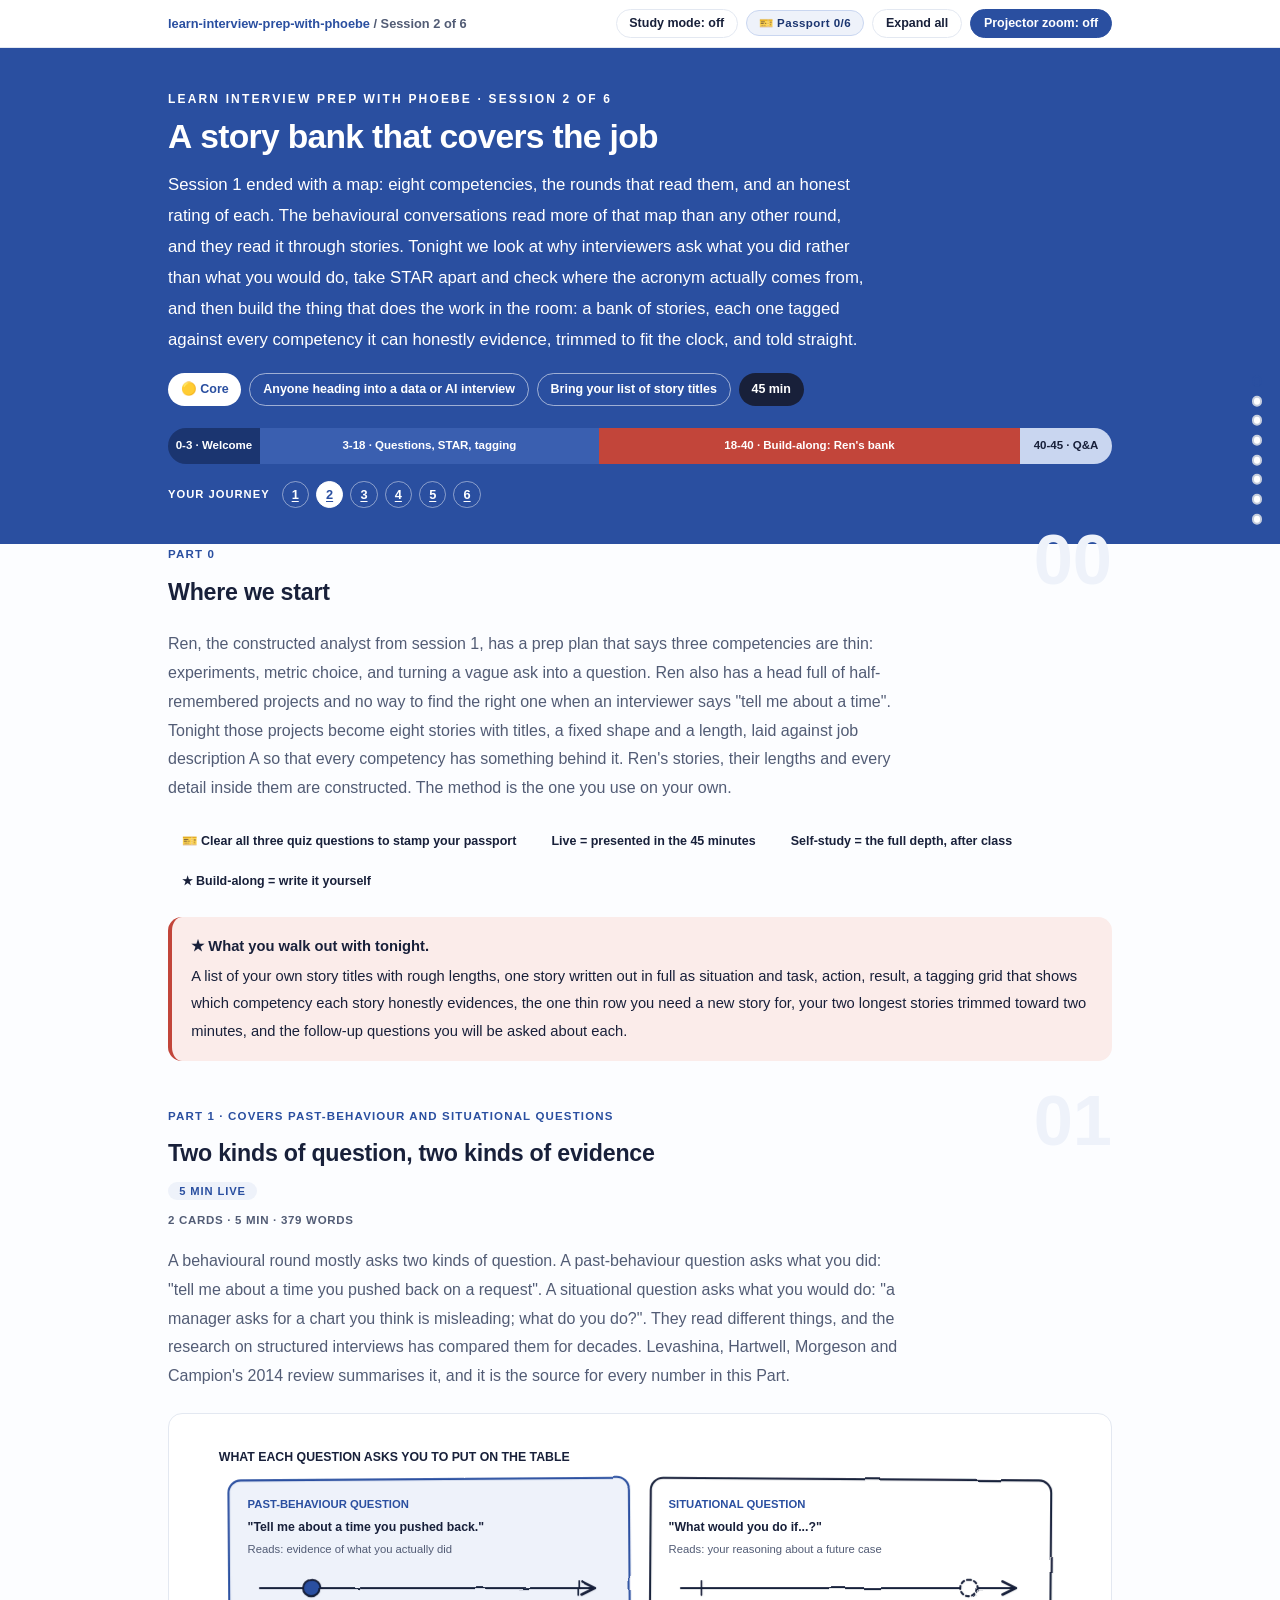
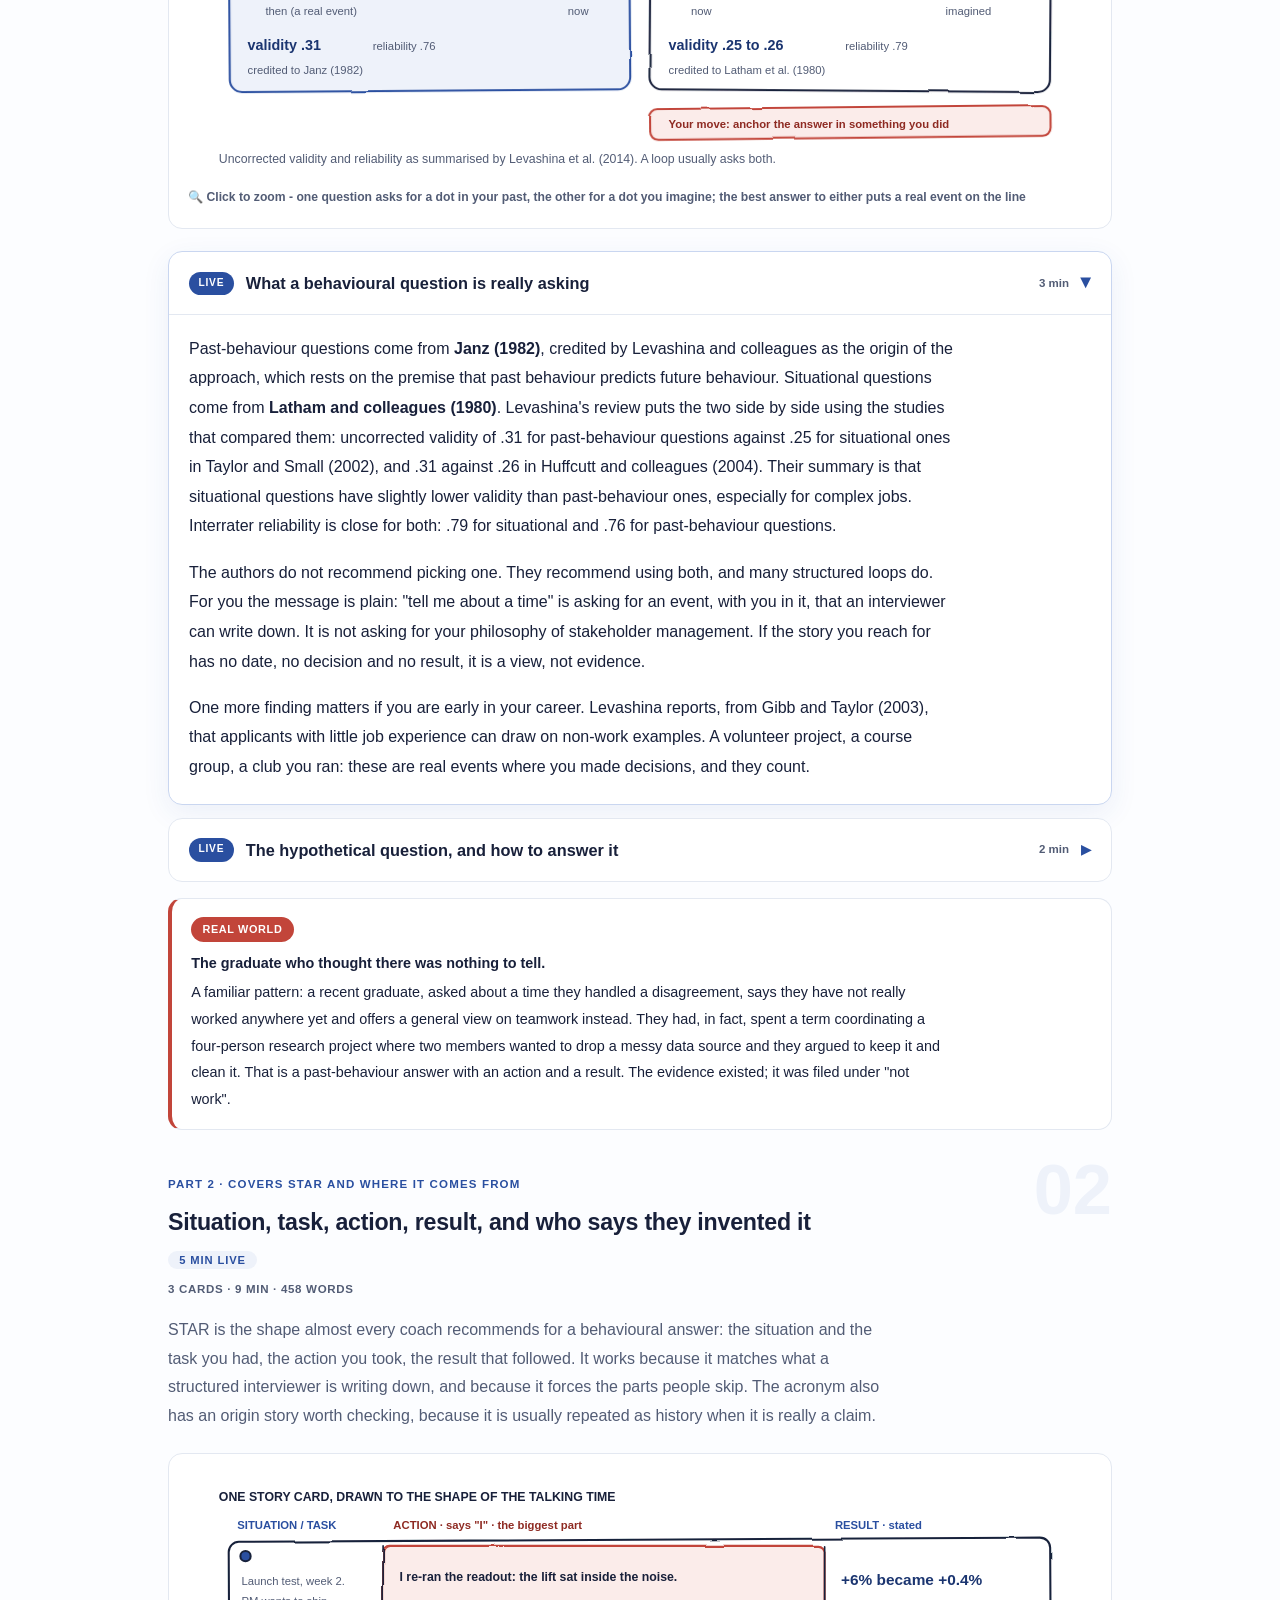
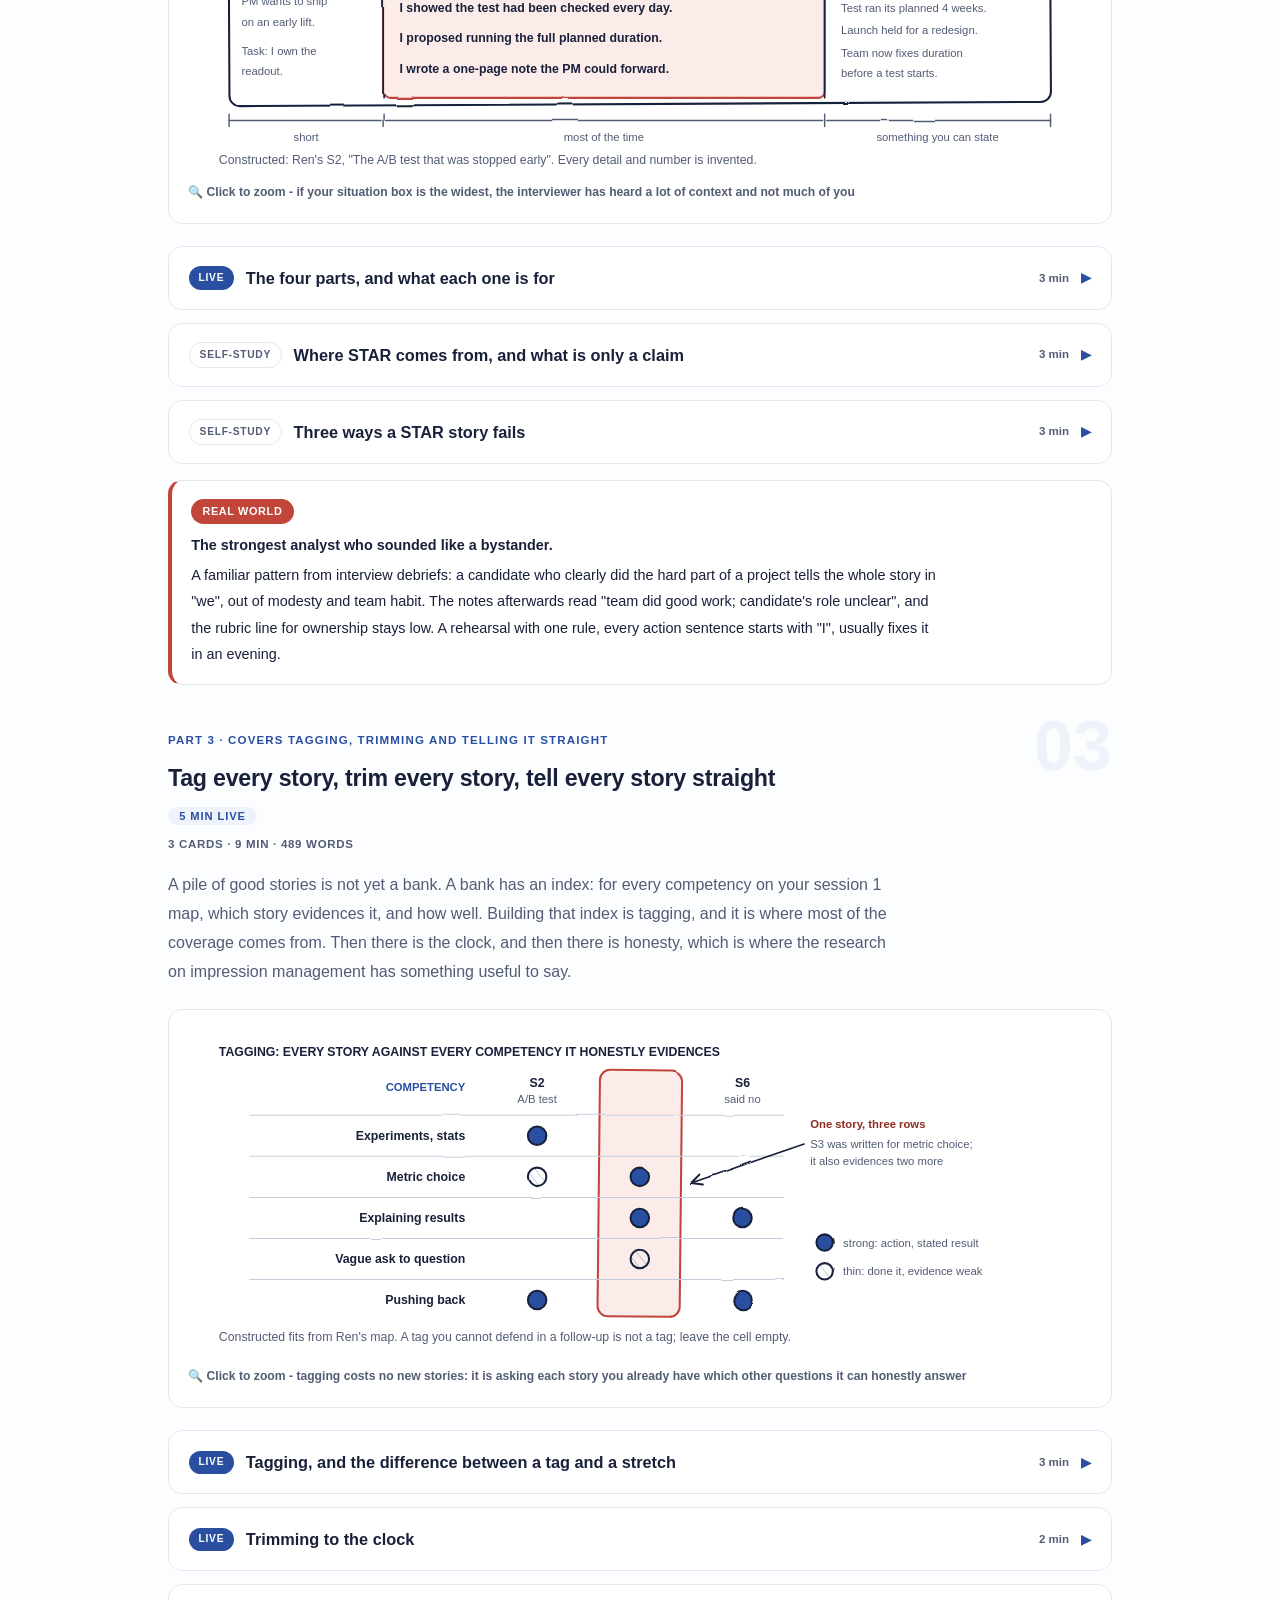
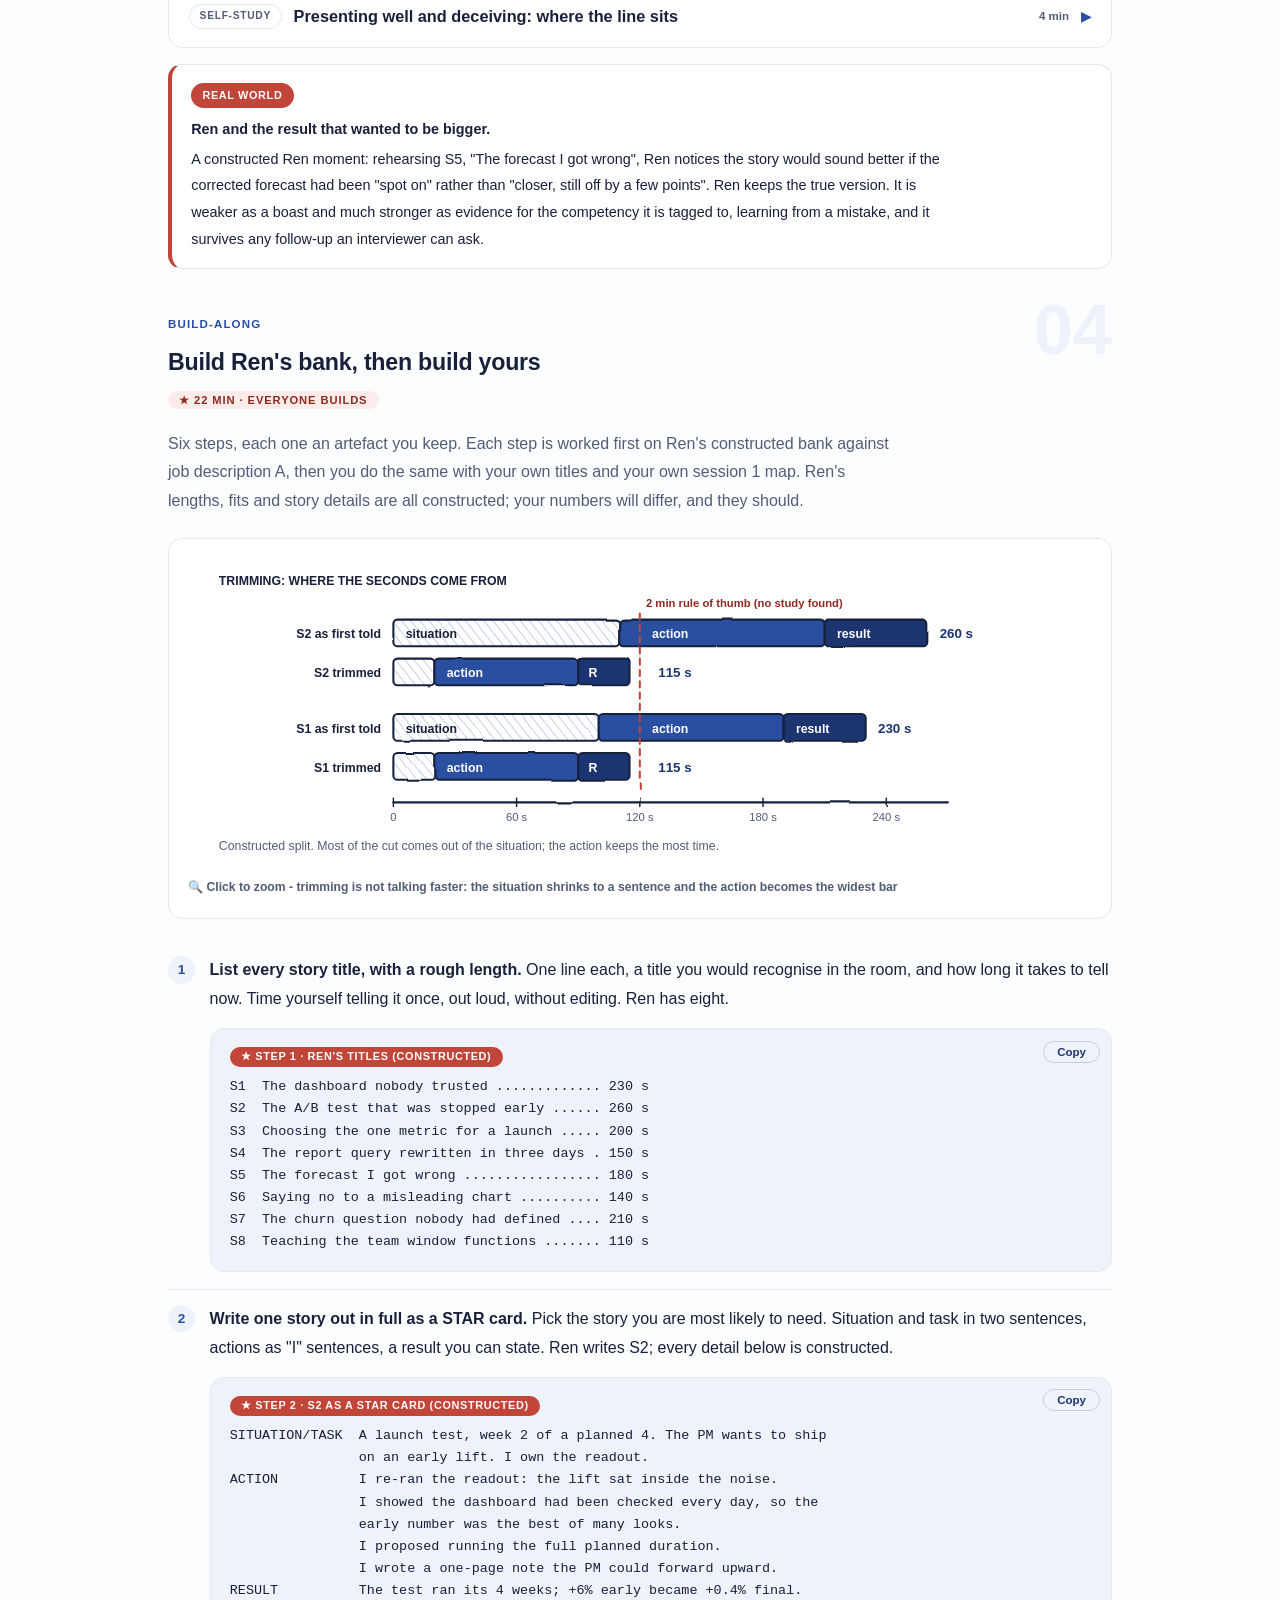
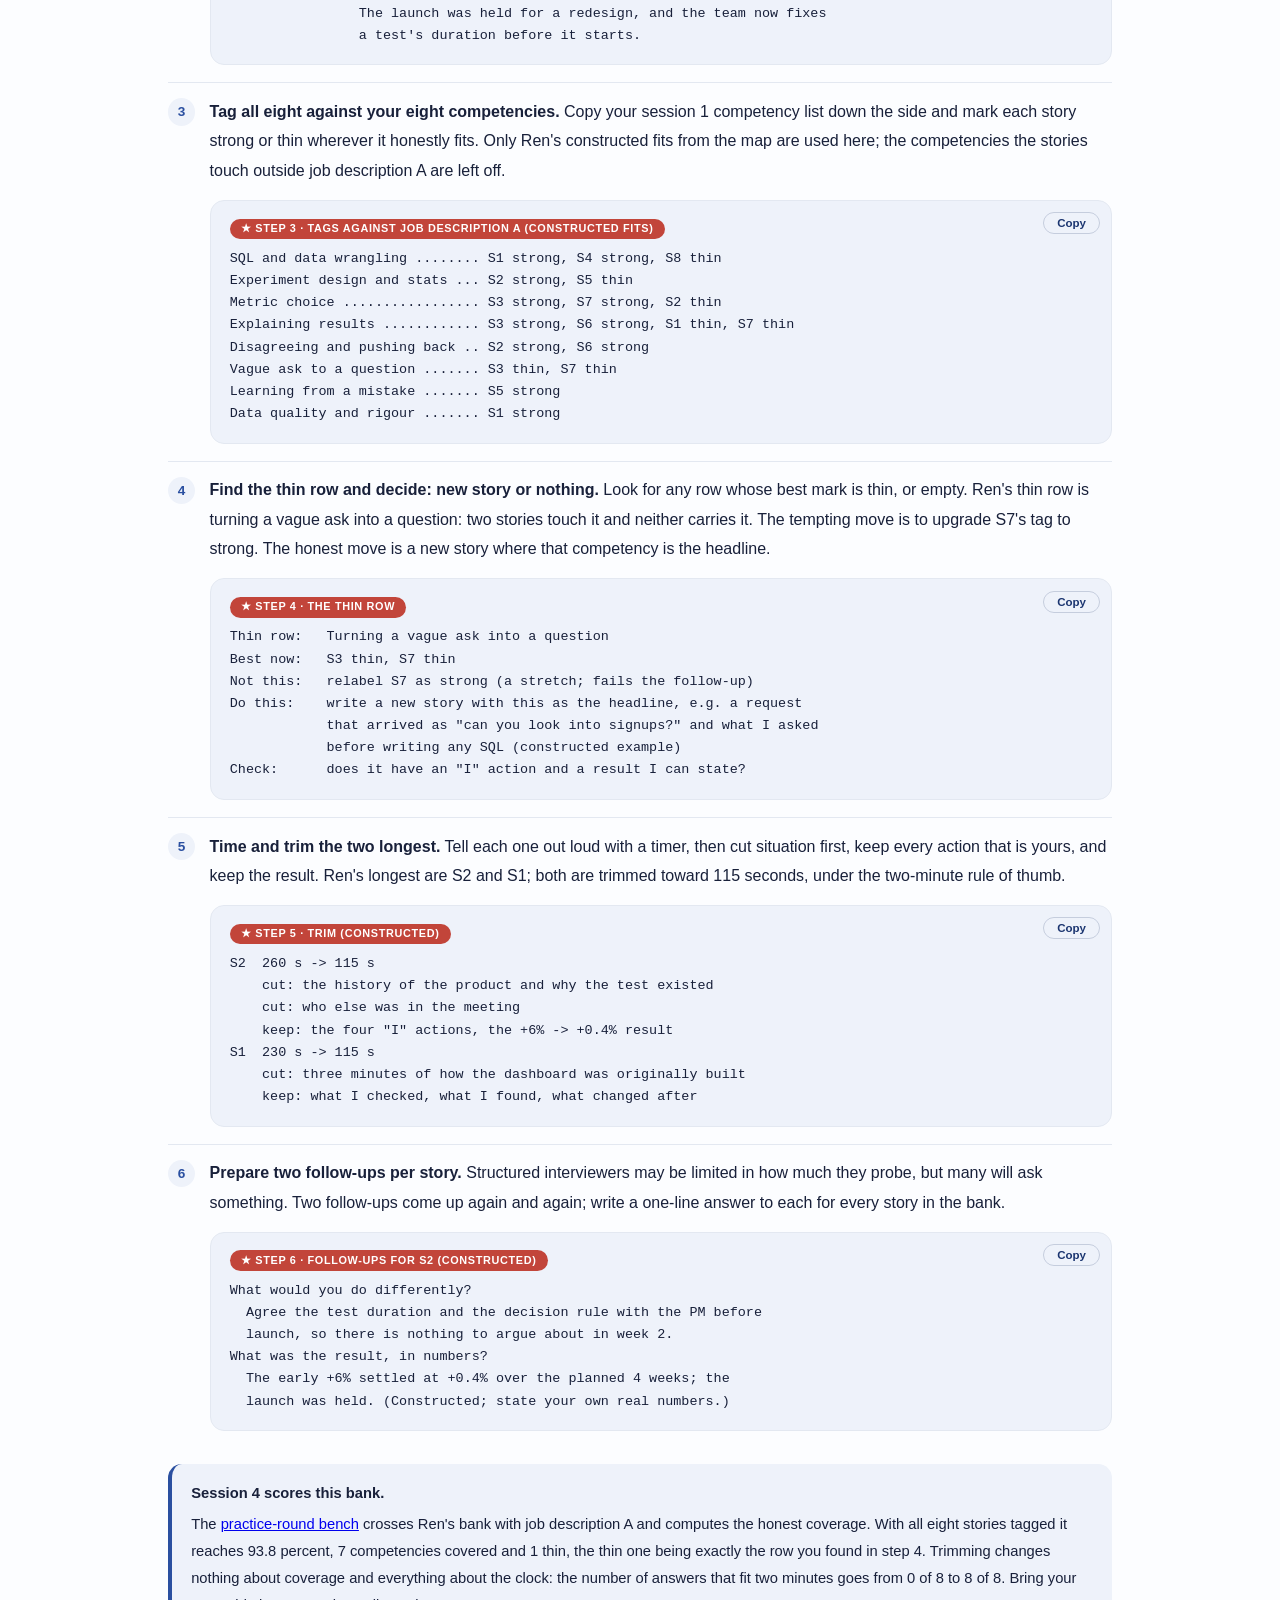
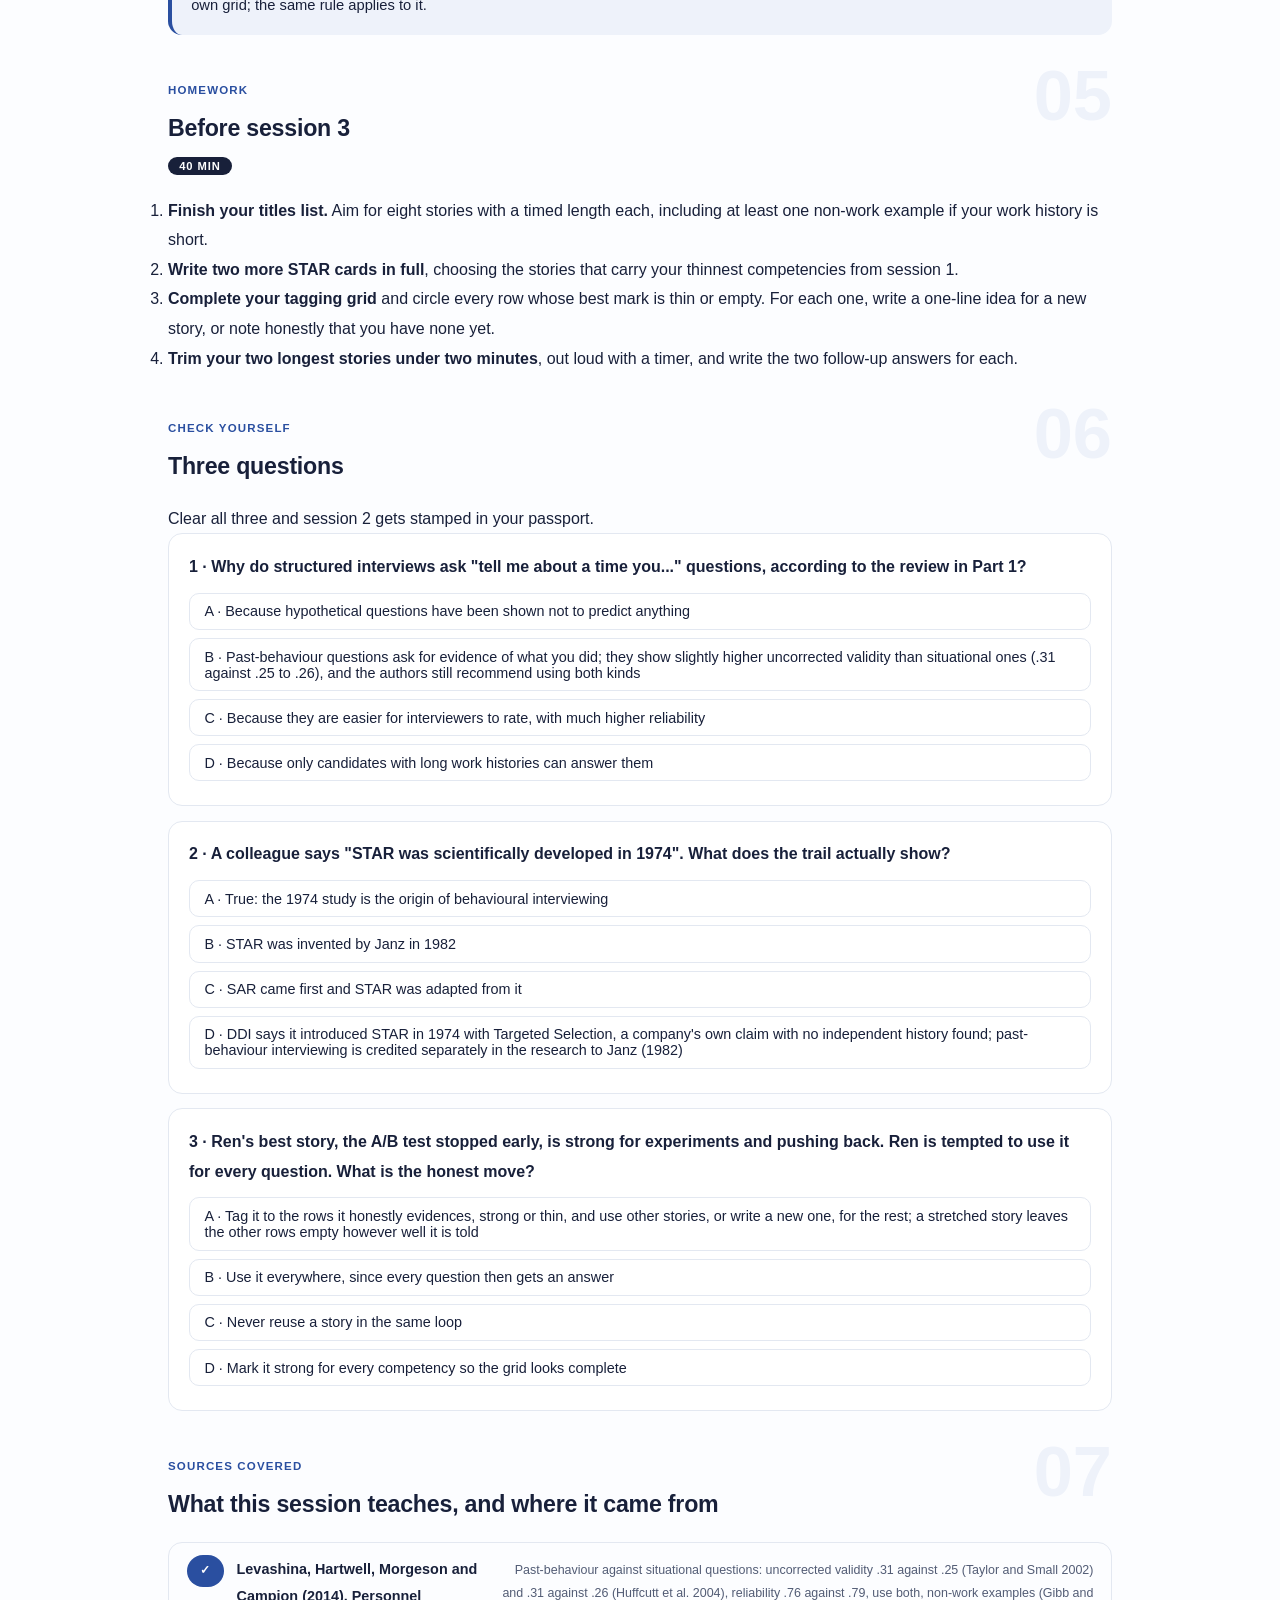
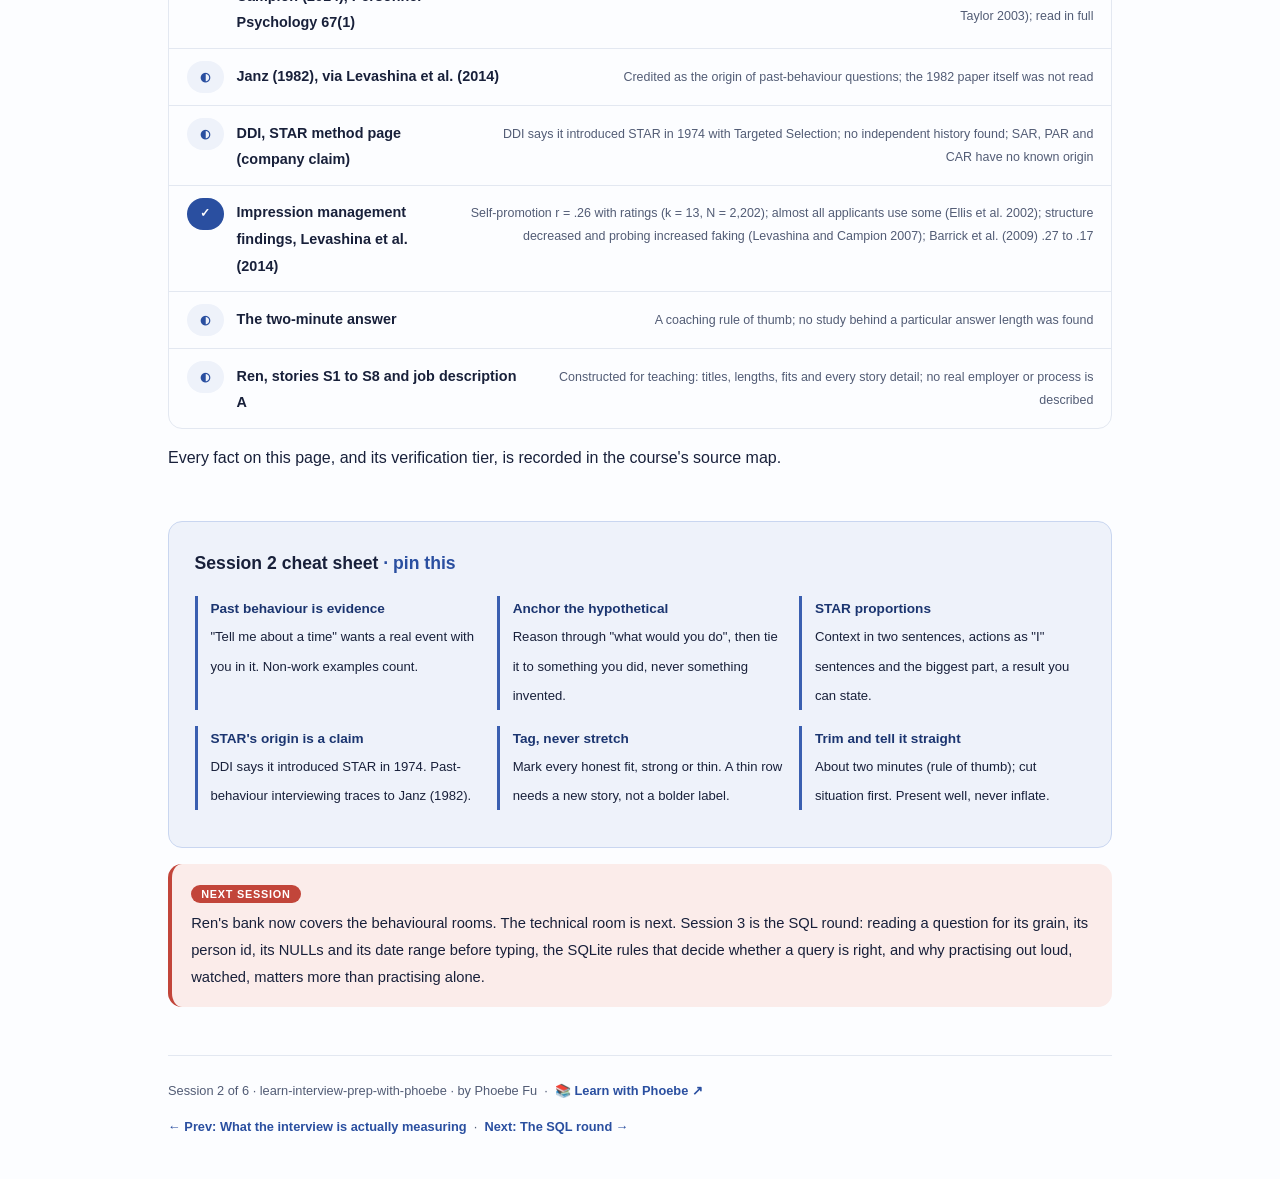
<file: courses/02-a-story-bank.html>
<!DOCTYPE html>
<html lang="en">
<head>
<meta charset="UTF-8">
<meta name="viewport" content="width=device-width, initial-scale=1.0">
<!-- social:start -->
<meta name="description" content="Session 2 of 6. The behavioural round hears most of the job. Why interviewers ask about what you did rather than what you would do, what STAR is and where the acronym really comes from, and how to build eight stories, tag each against every competency it honestly evidences, and trim them to fit the clock.">
<meta property="og:type" content="article">
<meta property="og:site_name" content="Learn with Phoebe">
<meta property="og:title" content="A story bank that covers the job - learn interview prep with phoebe">
<meta property="og:description" content="Session 2 of 6. Past-behaviour questions, STAR and its origin claim, tagging stories against competencies, trimming, and the line between presenting well and deceiving.">
<meta property="og:url" content="https://phoebefu6.github.io/learn-interview-prep-with-phoebe/courses/02-a-story-bank.html">
<meta property="og:image" content="https://phoebefu6.github.io/learn-interview-prep-with-phoebe/assets/og-cover.png">
<meta property="og:image:width" content="1200">
<meta property="og:image:height" content="630">
<meta name="twitter:card" content="summary_large_image">
<meta name="twitter:title" content="A story bank that covers the job - learn interview prep with phoebe">
<meta name="twitter:description" content="Session 2 of 6. Eight stories, tagged honestly against the job, short enough to finish.">
<meta name="twitter:image" content="https://phoebefu6.github.io/learn-interview-prep-with-phoebe/assets/og-cover.png">
<!-- social:end -->
<title>Session 2 · A story bank that covers the job - learn interview prep with phoebe</title>
<link rel="stylesheet" href="../assets/style.css?v=20">
</head>
<body>

<div class="toolbar">
  <div class="wrap">
    <span class="crumb"><a href="../index.html">learn-interview-prep-with-phoebe</a> / Session 2 of 6</span>
    <button class="btn" id="toggle-all" type="button">Expand all</button>
    <button class="btn primary" id="zoom-toggle" type="button">Projector zoom: off</button>
  </div>
</div>

<header class="masthead">
  <div class="wrap">
    <div class="eyebrow">Learn Interview Prep with Phoebe · Session 2 of 6</div>
    <h1>A <span class="accent">story bank</span> that covers the job</h1>
    <p class="sub">Session 1 ended with a map: eight competencies, the rounds that read them, and an honest rating of each. The behavioural conversations read more of that map than any other round, and they read it through stories. Tonight we look at why interviewers ask what you did rather than what you would do, take STAR apart and check where the acronym actually comes from, and then build the thing that does the work in the room: a bank of stories, each one tagged against every competency it can honestly evidence, trimmed to fit the clock, and told straight.</p>
    <div class="chip-row">
      <span class="chip level">🟡 Core</span>
      <span class="chip audience">Anyone heading into a data or AI interview</span>
      <span class="chip audience">Bring your list of story titles</span>
      <span class="chip time">45 min</span>
    </div>
    <div class="agenda">
      <span class="a1" style="flex:1">0-3 · Welcome</span>
      <span class="a2" style="flex:4">3-18 · Questions, STAR, tagging</span>
      <span class="a3" style="flex:5">18-40 · Build-along: Ren's bank</span>
      <span class="a4" style="flex:1">40-45 · Q&amp;A</span>
    </div>
  </div>
</header>

<main class="wrap">

  <section class="section" id="intro">
    <div class="section-kicker">
      <span class="klabel">Part 0</span>
      <h2>Where we start</h2>
    </div>
    <p class="lede">Ren, the constructed analyst from session 1, has a prep plan that says three competencies are thin: experiments, metric choice, and turning a vague ask into a question. Ren also has a head full of half-remembered projects and no way to find the right one when an interviewer says "tell me about a time". Tonight those projects become eight stories with titles, a fixed shape and a length, laid against job description A so that every competency has something behind it. Ren's stories, their lengths and every detail inside them are constructed. The method is the one you use on your own.</p>

    <div class="legend">
      <span class="pill">🎫 Clear all three quiz questions to stamp your passport</span>
      <span class="pill">Live = presented in the 45 minutes</span>
      <span class="pill">Self-study = the full depth, after class</span>
      <span class="pill">★ Build-along = write it yourself</span>
    </div>

    <div class="callout win">
      <p><strong>★ What you walk out with tonight.</strong> A list of your own story titles with rough lengths, one story written out in full as situation and task, action, result, a tagging grid that shows which competency each story honestly evidences, the one thin row you need a new story for, your two longest stories trimmed toward two minutes, and the follow-up questions you will be asked about each.</p>
    </div>
  </section>

  <section class="section" id="part-1">
    <div class="section-kicker">
      <span class="klabel">Part 1 · covers past-behaviour and situational questions</span>
      <h2>Two kinds of question, two kinds of evidence</h2>
      <span class="tag concept">5 min live</span>
    </div>
    <p class="lede">A behavioural round mostly asks two kinds of question. A past-behaviour question asks what you did: "tell me about a time you pushed back on a request". A situational question asks what you would do: "a manager asks for a chart you think is misleading; what do you do?". They read different things, and the research on structured interviews has compared them for decades. Levashina, Hartwell, Morgeson and Campion's 2014 review summarises it, and it is the source for every number in this Part.</p>

    <figure class="zoomable">
      <svg viewBox="0 0 880 334" xmlns="http://www.w3.org/2000/svg" role="img" aria-label="Two panels. Left, past-behaviour question, tell me about a time you pushed back: a timeline with a filled dot in the past labelled then, a real event, reads evidence of what you actually did; uncorrected validity .31, reliability .76, credited to Janz 1982. Right, situational question, what would you do if: a timeline with a hollow dot in the future labelled imagined, reads your reasoning about a future case; uncorrected validity .25 to .26, reliability .79, credited to Latham and colleagues 1980. Below the right panel a coral box: your move, anchor the answer in something you did.">
        <defs>
          <filter id="p2aSk" x="-3%" y="-3%" width="106%" height="106%"><feTurbulence type="fractalNoise" baseFrequency="0.02" numOctaves="2" seed="13" result="n"/><feDisplacementMap in="SourceGraphic" in2="n" scale="2.4" xChannelSelector="R" yChannelSelector="G"/></filter>
          <pattern id="p2aHc" patternUnits="userSpaceOnUse" width="7" height="7" patternTransform="rotate(-38)"><line x1="0" y1="0" x2="0" y2="7" stroke="#2A4FA0" stroke-width="1" opacity=".5"/></pattern>
          <marker id="p2aAr" viewBox="0 0 10 10" refX="9" refY="5" markerWidth="8" markerHeight="8" orient="auto"><path d="M1 1 L9 5 L1 9" fill="none" stroke="#18203A" stroke-width="1.6" stroke-linecap="round"/></marker>
        </defs>
        <style>
          .p2aH { font: 800 12px Inter, sans-serif; fill: #18203A; }
          .p2aL { font: 600 12px Inter, sans-serif; fill: #18203A; }
          .p2aS { font: 400 11px Inter, sans-serif; fill: #525C75; }
          .p2aB { font: 800 11px Inter, sans-serif; fill: #8E2A22; }
          .p2aV { font: 800 14px Inter, sans-serif; fill: #1B3570; }
          .p2aA { font: 700 11px Inter, sans-serif; fill: #2A4FA0; }
          .p2aN { font: 400 12px Inter, sans-serif; fill: #525C75; }
        </style>

        <text class="p2aH" x="30" y="26">WHAT EACH QUESTION ASKS YOU TO PUT ON THE TABLE</text>

        <g filter="url(#p2aSk)" fill="none" stroke="#18203A" stroke-width="2" stroke-linecap="round" stroke-linejoin="round">
          <rect x="40" y="44" width="390" height="206" rx="12" transform="rotate(-0.4 235 147)" fill="#EEF2FA" stroke="#2A4FA0"/>
          <rect x="450" y="44" width="390" height="206" rx="12" transform="rotate(0.4 645 147)" fill="#FFFFFF"/>
          <path d="M70 150 L396 150" marker-end="url(#p2aAr)"/>
          <path d="M380 143 L380 157" stroke-width="1.6"/>
          <circle cx="120" cy="150" r="8" fill="#2A4FA0"/>
          <path d="M480 150 L806 150" marker-end="url(#p2aAr)"/>
          <path d="M500 143 L500 157" stroke-width="1.6"/>
          <circle cx="760" cy="150" r="8" fill="#FFFFFF" stroke-dasharray="3 3"/>
          <rect x="450" y="266" width="390" height="30" rx="8" transform="rotate(-0.6 645 281)" fill="#FBECEA" stroke="#C2453A"/>
        </g>

        <text class="p2aA" x="58" y="72">PAST-BEHAVIOUR QUESTION</text>
        <text class="p2aL" x="58" y="94">"Tell me about a time you pushed back."</text>
        <text class="p2aS" x="58" y="116">Reads: evidence of what you actually did</text>
        <text class="p2aS" x="120" y="176" text-anchor="middle">then (a real event)</text>
        <text class="p2aS" x="380" y="176" text-anchor="middle">now</text>
        <text class="p2aV" x="58" y="210">validity .31</text>
        <text class="p2aS" x="180" y="210">reliability .76</text>
        <text class="p2aS" x="58" y="234">credited to Janz (1982)</text>

        <text class="p2aA" x="468" y="72">SITUATIONAL QUESTION</text>
        <text class="p2aL" x="468" y="94">"What would you do if...?"</text>
        <text class="p2aS" x="468" y="116">Reads: your reasoning about a future case</text>
        <text class="p2aS" x="500" y="176" text-anchor="middle">now</text>
        <text class="p2aS" x="760" y="176" text-anchor="middle">imagined</text>
        <text class="p2aV" x="468" y="210">validity .25 to .26</text>
        <text class="p2aS" x="640" y="210">reliability .79</text>
        <text class="p2aS" x="468" y="234">credited to Latham et al. (1980)</text>
        <text class="p2aB" x="468" y="286">Your move: anchor the answer in something you did</text>

        <text class="p2aN" x="30" y="320">Uncorrected validity and reliability as summarised by Levashina et al. (2014). A loop usually asks both.</text>
      </svg>
      <figcaption>🔍 Click to zoom - one question asks for a dot in your past, the other for a dot you imagine; the best answer to either puts a real event on the line</figcaption>
    </figure>

    <details class="card" open>
      <summary><span class="mode live">Live</span>What a behavioural question is really asking<span class="mini">3 min</span><span class="caret">▶</span></summary>
      <div class="body">
        <p>Past-behaviour questions come from <strong>Janz (1982)</strong>, credited by Levashina and colleagues as the origin of the approach, which rests on the premise that past behaviour predicts future behaviour. Situational questions come from <strong>Latham and colleagues (1980)</strong>. Levashina's review puts the two side by side using the studies that compared them: uncorrected validity of .31 for past-behaviour questions against .25 for situational ones in Taylor and Small (2002), and .31 against .26 in Huffcutt and colleagues (2004). Their summary is that situational questions have slightly lower validity than past-behaviour ones, especially for complex jobs. Interrater reliability is close for both: .79 for situational and .76 for past-behaviour questions.</p>
        <p>The authors do not recommend picking one. They recommend using both, and many structured loops do. For you the message is plain: "tell me about a time" is asking for an event, with you in it, that an interviewer can write down. It is not asking for your philosophy of stakeholder management. If the story you reach for has no date, no decision and no result, it is a view, not evidence.</p>
        <p>One more finding matters if you are early in your career. Levashina reports, from Gibb and Taylor (2003), that applicants with little job experience can draw on non-work examples. A volunteer project, a course group, a club you ran: these are real events where you made decisions, and they count.</p>
      </div>
    </details>

    <details class="card">
      <summary><span class="mode live">Live</span>The hypothetical question, and how to answer it<span class="mini">2 min</span><span class="caret">▶</span></summary>
      <div class="body">
        <p>A situational question tests your reasoning, and a good answer does reason: what you would check first, who you would talk to, what you would refuse to do and why. The strongest answers then anchor that reasoning in something you did. "I would ask what decision the chart is meant to support before drawing anything. I did exactly that last spring, when..." turns a hypothetical into evidence without dodging the question.</p>
        <p>Two things to avoid. Do not answer a "what would you do" question with an unrelated story you happen to like; answer the hypothetical first, briefly, then anchor. And do not invent a past event to anchor in. If you have never faced the situation, say so and reason it through; an honest "I have not been in that exact spot, here is how I would approach it" scores better than a story that collapses at the first follow-up.</p>
      </div>
    </details>

    <div class="callout example">
      <span class="ex-pill">Real world</span>
      <p><strong>The graduate who thought there was nothing to tell.</strong> A familiar pattern: a recent graduate, asked about a time they handled a disagreement, says they have not really worked anywhere yet and offers a general view on teamwork instead. They had, in fact, spent a term coordinating a four-person research project where two members wanted to drop a messy data source and they argued to keep it and clean it. That is a past-behaviour answer with an action and a result. The evidence existed; it was filed under "not work".</p>
    </div>
  </section>

  <section class="section" id="part-2">
    <div class="section-kicker">
      <span class="klabel">Part 2 · covers STAR and where it comes from</span>
      <h2>Situation, task, action, result, and who says they invented it</h2>
      <span class="tag concept">5 min live</span>
    </div>
    <p class="lede">STAR is the shape almost every coach recommends for a behavioural answer: the situation and the task you had, the action you took, the result that followed. It works because it matches what a structured interviewer is writing down, and because it forces the parts people skip. The acronym also has an origin story worth checking, because it is usually repeated as history when it is really a claim.</p>

    <figure class="zoomable">
      <svg viewBox="0 0 880 290" xmlns="http://www.w3.org/2000/svg" role="img" aria-label="One story card for Ren's constructed story S2, the A/B test that was stopped early, split into three sections by width. Situation and task, narrow: launch test in week 2, the product manager wants to ship on an early lift, I own the readout. Action, the widest section and highlighted in coral: I re-ran the readout and the lift sat inside the noise, I showed the test had been checked daily, I proposed running the full planned duration, I wrote a one-page note the manager could forward. Result, medium: an early plus 6 percent became plus 0.4 percent, the launch was held and fixed durations were adopted. All details constructed.">
        <defs>
          <filter id="p2bSk" x="-3%" y="-3%" width="106%" height="106%"><feTurbulence type="fractalNoise" baseFrequency="0.02" numOctaves="2" seed="29" result="n"/><feDisplacementMap in="SourceGraphic" in2="n" scale="2.4" xChannelSelector="R" yChannelSelector="G"/></filter>
          <pattern id="p2bHc" patternUnits="userSpaceOnUse" width="7" height="7" patternTransform="rotate(-38)"><line x1="0" y1="0" x2="0" y2="7" stroke="#2A4FA0" stroke-width="1" opacity=".5"/></pattern>
          <marker id="p2bAr" viewBox="0 0 10 10" refX="9" refY="5" markerWidth="8" markerHeight="8" orient="auto"><path d="M1 1 L9 5 L1 9" fill="none" stroke="#18203A" stroke-width="1.6" stroke-linecap="round"/></marker>
        </defs>
        <style>
          .p2bH { font: 800 12px Inter, sans-serif; fill: #18203A; }
          .p2bL { font: 600 12px Inter, sans-serif; fill: #18203A; }
          .p2bS { font: 400 11px Inter, sans-serif; fill: #525C75; }
          .p2bB { font: 800 11px Inter, sans-serif; fill: #8E2A22; }
          .p2bV { font: 800 15px Inter, sans-serif; fill: #1B3570; }
          .p2bA { font: 700 11px Inter, sans-serif; fill: #2A4FA0; }
          .p2bN { font: 400 12px Inter, sans-serif; fill: #525C75; }
        </style>

        <text class="p2bH" x="30" y="26">ONE STORY CARD, DRAWN TO THE SHAPE OF THE TALKING TIME</text>
        <text class="p2bA" x="48" y="54">SITUATION / TASK</text>
        <text class="p2bB" x="200" y="54">ACTION · says "I" · the biggest part</text>
        <text class="p2bA" x="630" y="54">RESULT · stated</text>

        <g filter="url(#p2bSk)" fill="none" stroke="#18203A" stroke-width="2" stroke-linecap="round" stroke-linejoin="round">
          <rect x="40" y="64" width="800" height="160" rx="10" transform="rotate(-0.3 440 144)" fill="#FFFFFF"/>
          <rect x="190" y="70" width="430" height="148" rx="6" fill="#FBECEA" stroke="#C2453A"/>
          <path d="M190 70 L190 218 M620 70 L620 218" stroke-width="1.6"/>
          <circle cx="56" cy="80" r="5" fill="#2A4FA0"/>
          <path d="M40 240 L188 240 M192 240 L618 240 M622 240 L840 240" stroke-width="1.4" stroke="#525C75"/>
          <path d="M40 234 L40 246 M190 234 L190 246 M620 234 L620 246 M840 234 L840 246" stroke-width="1.4" stroke="#525C75"/>
        </g>

        <text class="p2bS" x="52" y="108">Launch test, week 2.</text>
        <text class="p2bS" x="52" y="128">PM wants to ship</text>
        <text class="p2bS" x="52" y="148">on an early lift.</text>
        <text class="p2bS" x="52" y="176">Task: I own the</text>
        <text class="p2bS" x="52" y="196">readout.</text>

        <text class="p2bL" x="206" y="104">I re-ran the readout: the lift sat inside the noise.</text>
        <text class="p2bL" x="206" y="134">I showed the test had been checked every day.</text>
        <text class="p2bL" x="206" y="164">I proposed running the full planned duration.</text>
        <text class="p2bL" x="206" y="194">I wrote a one-page note the PM could forward.</text>

        <text class="p2bV" x="636" y="108">+6% became +0.4%</text>
        <text class="p2bS" x="636" y="134">Test ran its planned 4 weeks.</text>
        <text class="p2bS" x="636" y="156">Launch held for a redesign.</text>
        <text class="p2bS" x="636" y="178">Team now fixes duration</text>
        <text class="p2bS" x="636" y="198">before a test starts.</text>

        <text class="p2bS" x="115" y="260" text-anchor="middle">short</text>
        <text class="p2bS" x="405" y="260" text-anchor="middle">most of the time</text>
        <text class="p2bS" x="730" y="260" text-anchor="middle">something you can state</text>

        <text class="p2bN" x="30" y="282">Constructed: Ren's S2, "The A/B test that was stopped early". Every detail and number is invented.</text>
      </svg>
      <figcaption>🔍 Click to zoom - if your situation box is the widest, the interviewer has heard a lot of context and not much of you</figcaption>
    </figure>

    <details class="card">
      <summary><span class="mode live">Live</span>The four parts, and what each one is for<span class="mini">3 min</span><span class="caret">▶</span></summary>
      <div class="body">
        <p><strong>Situation and task</strong> set the scene in a sentence or two: where you were, what was at stake, and what was yours to do. The task matters more than people think, because it tells the interviewer which decisions were yours. <strong>Action</strong> is the biggest part and it says "I": what you checked, what you decided, what you said to whom, and why. This is the part a structured interviewer's rubric is written against. <strong>Result</strong> is something you can state: a number, a decision that changed, a practice the team adopted, or an honest "it did not work, and here is what I learned".</p>
        <p>Ren's story card above is constructed down to the last number, and yours will differ. Notice its proportions. The context takes two short sentences. Four actions, each one a verb Ren did. The result leads with something checkable and then says what changed afterwards.</p>
      </div>
    </details>

    <details class="card">
      <summary><span class="mode self">Self-study</span>Where STAR comes from, and what is only a claim<span class="mini">3 min</span><span class="caret">▶</span></summary>
      <div class="body">
        <p>The consulting firm DDI's own page says it introduced the STAR method in 1974 with its Targeted Selection interviewing system, and defines the S as "Situation/Task". That is a company describing its own history. No independent history of who coined the acronym was found, so the honest form is "DDI says it introduced STAR in 1974", not "STAR was invented in 1974".</p>
        <p>The peer-reviewed story is separate. Behavioural, past-behaviour interviewing is credited in the research literature to <strong>Janz (1982)</strong>, as cited by Levashina and colleagues; the 1982 paper itself was not read. So there are two different claims: a research origin for asking about past behaviour, and a company's claim to the acronym used to answer. The variants you meet on career sites, SAR, PAR and CAR, have no known origin at all. They are folk rearrangements of the same idea, and choosing between them changes nothing that matters.</p>
      </div>
    </details>

    <details class="card">
      <summary><span class="mode self">Self-study</span>Three ways a STAR story fails<span class="mini">3 min</span><span class="caret">▶</span></summary>
      <div class="body">
        <p><strong>The "we" story.</strong> "We noticed the test was peeked at, we re-ran it, we held the launch." Every sentence is true and none of it is evidence about you. The interviewer cannot score a team. Say "we" for the context and "I" for the action, and if your part was small, tell the small part precisely.</p>
        <p><strong>All situation, no action.</strong> Two minutes of background on the product, the reorganisation and the difficult stakeholder, and thirty seconds of what you did. It feels like necessary context to the teller. To the listener it is waiting. The figure's proportions are the fix: context in two sentences.</p>
        <p><strong>No result.</strong> The story stops at "so I sent the note". The interviewer is left guessing whether it worked. If you do not know the outcome, say what you know and what you would check; if it went badly, say that and what you changed. A stated result, including a bad one, beats a missing one every time.</p>
      </div>
    </details>

    <div class="callout example">
      <span class="ex-pill">Real world</span>
      <p><strong>The strongest analyst who sounded like a bystander.</strong> A familiar pattern from interview debriefs: a candidate who clearly did the hard part of a project tells the whole story in "we", out of modesty and team habit. The notes afterwards read "team did good work; candidate's role unclear", and the rubric line for ownership stays low. A rehearsal with one rule, every action sentence starts with "I", usually fixes it in an evening.</p>
    </div>
  </section>

  <section class="section" id="part-3">
    <div class="section-kicker">
      <span class="klabel">Part 3 · covers tagging, trimming and telling it straight</span>
      <h2>Tag every story, trim every story, tell every story straight</h2>
      <span class="tag concept">5 min live</span>
    </div>
    <p class="lede">A pile of good stories is not yet a bank. A bank has an index: for every competency on your session 1 map, which story evidences it, and how well. Building that index is tagging, and it is where most of the coverage comes from. Then there is the clock, and then there is honesty, which is where the research on impression management has something useful to say.</p>

    <figure class="zoomable">
      <svg viewBox="0 0 880 318" xmlns="http://www.w3.org/2000/svg" role="img" aria-label="A tagging grid. Five competency rows: experiments, metric choice, explaining results, vague ask to question, pushing back. Three story columns: S2 A/B test, S3 one metric, S6 said no. Filled dots for strong evidence, hatched dots for thin. S2 is strong for experiments and pushing back, thin for metric choice. S3, highlighted in coral, is strong for metric choice and explaining results and thin for vague ask to question: one story tagged into three rows. S6 is strong for explaining results and pushing back. Constructed fits.">
        <defs>
          <filter id="p2cSk" x="-3%" y="-3%" width="106%" height="106%"><feTurbulence type="fractalNoise" baseFrequency="0.02" numOctaves="2" seed="47" result="n"/><feDisplacementMap in="SourceGraphic" in2="n" scale="2.4" xChannelSelector="R" yChannelSelector="G"/></filter>
          <pattern id="p2cHc" patternUnits="userSpaceOnUse" width="7" height="7" patternTransform="rotate(-38)"><line x1="0" y1="0" x2="0" y2="7" stroke="#2A4FA0" stroke-width="1" opacity=".5"/></pattern>
          <marker id="p2cAr" viewBox="0 0 10 10" refX="9" refY="5" markerWidth="8" markerHeight="8" orient="auto"><path d="M1 1 L9 5 L1 9" fill="none" stroke="#18203A" stroke-width="1.6" stroke-linecap="round"/></marker>
        </defs>
        <style>
          .p2cH { font: 800 12px Inter, sans-serif; fill: #18203A; }
          .p2cL { font: 600 12px Inter, sans-serif; fill: #18203A; }
          .p2cS { font: 400 11px Inter, sans-serif; fill: #525C75; }
          .p2cB { font: 800 11px Inter, sans-serif; fill: #8E2A22; }
          .p2cA { font: 700 11px Inter, sans-serif; fill: #2A4FA0; }
          .p2cN { font: 400 12px Inter, sans-serif; fill: #525C75; }
        </style>

        <text class="p2cH" x="30" y="26">TAGGING: EVERY STORY AGAINST EVERY COMPETENCY IT HONESTLY EVIDENCES</text>
        <text class="p2cA" x="270" y="60" text-anchor="end">COMPETENCY</text>
        <text class="p2cL" x="340" y="56" text-anchor="middle">S2</text>
        <text class="p2cL" x="440" y="56" text-anchor="middle">S3</text>
        <text class="p2cL" x="540" y="56" text-anchor="middle">S6</text>
        <text class="p2cS" x="340" y="72" text-anchor="middle">A/B test</text>
        <text class="p2cS" x="440" y="72" text-anchor="middle">one metric</text>
        <text class="p2cS" x="540" y="72" text-anchor="middle">said no</text>

        <g filter="url(#p2cSk)" fill="none" stroke="#18203A" stroke-width="2" stroke-linecap="round" stroke-linejoin="round">
          <rect x="400" y="40" width="80" height="240" rx="10" transform="rotate(0.6 440 160)" fill="#FBECEA" stroke="#C2453A"/>
          <path d="M60 84 L580 84 M60 124 L580 124 M60 164 L580 164 M60 204 L580 204 M60 244 L580 244" stroke-width="1" stroke="#C5CDDD"/>
          <circle cx="340" cy="104" r="9" fill="#2A4FA0"/>
          <circle cx="340" cy="144" r="9" fill="url(#p2cHc)"/>
          <circle cx="440" cy="144" r="9" fill="#2A4FA0"/>
          <circle cx="440" cy="184" r="9" fill="#2A4FA0"/>
          <circle cx="540" cy="184" r="9" fill="#2A4FA0"/>
          <circle cx="440" cy="224" r="9" fill="url(#p2cHc)"/>
          <circle cx="340" cy="264" r="9" fill="#2A4FA0"/>
          <circle cx="540" cy="264" r="9" fill="#2A4FA0"/>
          <path d="M600 112 L490 150" marker-end="url(#p2cAr)" stroke-width="1.6"/>
          <circle cx="620" cy="208" r="8" fill="#2A4FA0"/>
          <circle cx="620" cy="236" r="8" fill="url(#p2cHc)"/>
        </g>

        <text class="p2cL" x="270" y="108" text-anchor="end">Experiments, stats</text>
        <text class="p2cL" x="270" y="148" text-anchor="end">Metric choice</text>
        <text class="p2cL" x="270" y="188" text-anchor="end">Explaining results</text>
        <text class="p2cL" x="270" y="228" text-anchor="end">Vague ask to question</text>
        <text class="p2cL" x="270" y="268" text-anchor="end">Pushing back</text>

        <text class="p2cB" x="606" y="96">One story, three rows</text>
        <text class="p2cS" x="606" y="116">S3 was written for metric choice;</text>
        <text class="p2cS" x="606" y="132">it also evidences two more</text>
        <text class="p2cS" x="638" y="212">strong: action, stated result</text>
        <text class="p2cS" x="638" y="240">thin: done it, evidence weak</text>

        <text class="p2cN" x="30" y="304">Constructed fits from Ren's map. A tag you cannot defend in a follow-up is not a tag; leave the cell empty.</text>
      </svg>
      <figcaption>🔍 Click to zoom - tagging costs no new stories: it is asking each story you already have which other questions it can honestly answer</figcaption>
    </figure>

    <details class="card">
      <summary><span class="mode live">Live</span>Tagging, and the difference between a tag and a stretch<span class="mini">3 min</span><span class="caret">▶</span></summary>
      <div class="body">
        <p>Write the competencies down the side and the stories across the top, then mark each cell: <strong>strong</strong> if the story contains a specific action of yours and a result you can state for that competency, <strong>thin</strong> if it touches the competency but the evidence is weak, empty if it does not. Ren's fits are constructed; S3, "Choosing the one metric for a launch", was written for metric choice and turns out to be strong for explaining results and thin for turning a vague ask into a question. That is three rows from one story, at no cost.</p>
        <p>A stretch is different. Stretching is telling a story for a competency it does not evidence, because you like the story or have nothing else. A structured interviewer scores each question against its own rubric line, so a great story about experiments, told in answer to "tell me about a time you learned from a mistake", earns nothing on the mistake line. Tagging finds the honest extra rows. Stretching invents rows that are not there, and the empty cell is still empty.</p>
      </div>
    </details>

    <details class="card">
      <summary><span class="mode live">Live</span>Trimming to the clock<span class="mini">2 min</span><span class="caret">▶</span></summary>
      <div class="body">
        <p>Behavioural rounds have a clock, and a four-minute story eats the next question. A common coaching rule of thumb says about two minutes per answer. It is a rule of thumb: no study behind a particular answer length was found, and an interviewer who wants more will ask for it. Trim toward the limit by cutting situation first, keep the actions, and keep the result. The build-along trims Ren's two longest stories this way.</p>
      </div>
    </details>

    <details class="card">
      <summary><span class="mode self">Self-study</span>Presenting well and deceiving: where the line sits<span class="mini">4 min</span><span class="caret">▶</span></summary>
      <div class="body">
        <p>Impression management is the research name for shaping how you come across, and Levashina and colleagues' 2014 review is frank about it. Across 13 studies and 2,202 people, self-promotion correlated <strong>r = .26</strong> with interview ratings. Citing Ellis and colleagues (2002), they write that almost all applicants use some form of impression management in structured interviews. So presenting your work well is normal, expected and rewarded. In their summary of Barrick and colleagues (2009), the link between verbal impression management and ratings was .27 in low-structure interviews and .17 in high-structure ones: structure dampens it without removing it.</p>
        <p>Deceptive impression management is something else: inventing or inflating what you did. Levashina and Campion (2007), as summarised in the review, found that interview structure decreased faking, and that probing follow-up questions increased it. The second finding is a warning, not a licence. Probing gives a faker more room to elaborate; it also gives an interviewer more places to notice that the details do not hold together.</p>
        <p>The working line: choosing which true story to tell, putting your actions first, and stating your result plainly is presenting well. Claiming the team's work as yours, rounding a result up, or describing a decision you did not make is deceiving. A practical test is the follow-up. If "what exactly did you do on the second day?" would make you uncomfortable, the story needs editing toward the truth, not more rehearsal.</p>
      </div>
    </details>

    <div class="callout example">
      <span class="ex-pill">Real world</span>
      <p><strong>Ren and the result that wanted to be bigger.</strong> A constructed Ren moment: rehearsing S5, "The forecast I got wrong", Ren notices the story would sound better if the corrected forecast had been "spot on" rather than "closer, still off by a few points". Ren keeps the true version. It is weaker as a boast and much stronger as evidence for the competency it is tagged to, learning from a mistake, and it survives any follow-up an interviewer can ask.</p>
    </div>
  </section>

  <section class="section" id="demo-1">
    <div class="section-kicker">
      <span class="klabel">Build-along</span>
      <h2>Build Ren's bank, then build yours</h2>
      <span class="tag demo">★ 22 min · everyone builds</span>
    </div>
    <p class="lede">Six steps, each one an artefact you keep. Each step is worked first on Ren's constructed bank against job description A, then you do the same with your own titles and your own session 1 map. Ren's lengths, fits and story details are all constructed; your numbers will differ, and they should.</p>

    <figure class="zoomable">
      <svg viewBox="0 0 880 300" xmlns="http://www.w3.org/2000/svg" role="img" aria-label="Four horizontal bars on a seconds axis from 0 to 240 and beyond, with a coral line at 120 seconds marking the two-minute rule of thumb. S2 as first told, 260 seconds: situation 110, action 100, result 50. S2 trimmed, 115 seconds: situation 20, action 70, result 25. S1 as first told, 230 seconds: situation 100, action 90, result 40. S1 trimmed, 115 seconds: situation 20, action 70, result 25. Constructed split.">
        <defs>
          <filter id="p2dSk" x="-3%" y="-3%" width="106%" height="106%"><feTurbulence type="fractalNoise" baseFrequency="0.02" numOctaves="2" seed="59" result="n"/><feDisplacementMap in="SourceGraphic" in2="n" scale="2.4" xChannelSelector="R" yChannelSelector="G"/></filter>
          <pattern id="p2dHc" patternUnits="userSpaceOnUse" width="7" height="7" patternTransform="rotate(-38)"><line x1="0" y1="0" x2="0" y2="7" stroke="#2A4FA0" stroke-width="1" opacity=".5"/></pattern>
          <marker id="p2dAr" viewBox="0 0 10 10" refX="9" refY="5" markerWidth="8" markerHeight="8" orient="auto"><path d="M1 1 L9 5 L1 9" fill="none" stroke="#18203A" stroke-width="1.6" stroke-linecap="round"/></marker>
        </defs>
        <style>
          .p2dH { font: 800 12px Inter, sans-serif; fill: #18203A; }
          .p2dL { font: 600 12px Inter, sans-serif; fill: #18203A; }
          .p2dS { font: 400 11px Inter, sans-serif; fill: #525C75; }
          .p2dB { font: 800 11px Inter, sans-serif; fill: #8E2A22; }
          .p2dV { font: 800 13px Inter, sans-serif; fill: #1B3570; }
          .p2dW { font: 800 12px Inter, sans-serif; fill: #FFFFFF; }
          .p2dA { font: 700 11px Inter, sans-serif; fill: #2A4FA0; }
          .p2dN { font: 400 12px Inter, sans-serif; fill: #525C75; }
        </style>

        <text class="p2dH" x="30" y="26">TRIMMING: WHERE THE SECONDS COME FROM</text>
        <text class="p2dB" x="446" y="48">2 min rule of thumb (no study found)</text>

        <g filter="url(#p2dSk)" fill="none" stroke="#18203A" stroke-width="2" stroke-linecap="round" stroke-linejoin="round">
          <rect x="200" y="60" width="220" height="26" rx="4" fill="url(#p2dHc)"/>
          <rect x="420" y="60" width="200" height="26" rx="4" fill="#2A4FA0"/>
          <rect x="620" y="60" width="100" height="26" rx="4" fill="#1B3570"/>
          <rect x="200" y="98" width="40" height="26" rx="4" fill="url(#p2dHc)"/>
          <rect x="240" y="98" width="140" height="26" rx="4" fill="#2A4FA0"/>
          <rect x="380" y="98" width="50" height="26" rx="4" fill="#1B3570"/>
          <rect x="200" y="152" width="200" height="26" rx="4" fill="url(#p2dHc)"/>
          <rect x="400" y="152" width="180" height="26" rx="4" fill="#2A4FA0"/>
          <rect x="580" y="152" width="80" height="26" rx="4" fill="#1B3570"/>
          <rect x="200" y="190" width="40" height="26" rx="4" fill="url(#p2dHc)"/>
          <rect x="240" y="190" width="140" height="26" rx="4" fill="#2A4FA0"/>
          <rect x="380" y="190" width="50" height="26" rx="4" fill="#1B3570"/>
          <path d="M440 54 L440 226" stroke="#C2453A" stroke-dasharray="6 5"/>
          <path d="M200 238 L740 238"/>
          <path d="M200 234 L200 242 M320 234 L320 242 M440 234 L440 242 M560 234 L560 242 M680 234 L680 242" stroke-width="1.4"/>
        </g>

        <text class="p2dL" x="188" y="78" text-anchor="end">S2 as first told</text>
        <text class="p2dL" x="188" y="116" text-anchor="end">S2 trimmed</text>
        <text class="p2dL" x="188" y="170" text-anchor="end">S1 as first told</text>
        <text class="p2dL" x="188" y="208" text-anchor="end">S1 trimmed</text>

        <text class="p2dL" x="212" y="78">situation</text>
        <text class="p2dW" x="452" y="78">action</text>
        <text class="p2dW" x="632" y="78">result</text>
        <text class="p2dW" x="252" y="116">action</text>
        <text class="p2dW" x="390" y="116">R</text>
        <text class="p2dL" x="212" y="170">situation</text>
        <text class="p2dW" x="452" y="170">action</text>
        <text class="p2dW" x="592" y="170">result</text>
        <text class="p2dW" x="252" y="208">action</text>
        <text class="p2dW" x="390" y="208">R</text>

        <text class="p2dV" x="732" y="78">260 s</text>
        <text class="p2dV" x="458" y="116">115 s</text>
        <text class="p2dV" x="672" y="170">230 s</text>
        <text class="p2dV" x="458" y="208">115 s</text>

        <text class="p2dS" x="200" y="256" text-anchor="middle">0</text>
        <text class="p2dS" x="320" y="256" text-anchor="middle">60 s</text>
        <text class="p2dS" x="440" y="256" text-anchor="middle">120 s</text>
        <text class="p2dS" x="560" y="256" text-anchor="middle">180 s</text>
        <text class="p2dS" x="680" y="256" text-anchor="middle">240 s</text>

        <text class="p2dN" x="30" y="284">Constructed split. Most of the cut comes out of the situation; the action keeps the most time.</text>
      </svg>
      <figcaption>🔍 Click to zoom - trimming is not talking faster: the situation shrinks to a sentence and the action becomes the widest bar</figcaption>
    </figure>

    <div class="steps">
      <div class="step">
        <p><strong>List every story title, with a rough length.</strong> One line each, a title you would recognise in the room, and how long it takes to tell now. Time yourself telling it once, out loud, without editing. Ren has eight.</p>
        <div class="prompt-box good"><span class="label">★ Step 1 · Ren's titles (constructed)</span>S1  The dashboard nobody trusted ............. 230 s
S2  The A/B test that was stopped early ...... 260 s
S3  Choosing the one metric for a launch ..... 200 s
S4  The report query rewritten in three days . 150 s
S5  The forecast I got wrong ................. 180 s
S6  Saying no to a misleading chart .......... 140 s
S7  The churn question nobody had defined .... 210 s
S8  Teaching the team window functions ....... 110 s</div>
      </div>
      <div class="step">
        <p><strong>Write one story out in full as a STAR card.</strong> Pick the story you are most likely to need. Situation and task in two sentences, actions as "I" sentences, a result you can state. Ren writes S2; every detail below is constructed.</p>
        <div class="prompt-box good"><span class="label">★ Step 2 · S2 as a STAR card (constructed)</span>SITUATION/TASK  A launch test, week 2 of a planned 4. The PM wants to ship
                on an early lift. I own the readout.
ACTION          I re-ran the readout: the lift sat inside the noise.
                I showed the dashboard had been checked every day, so the
                early number was the best of many looks.
                I proposed running the full planned duration.
                I wrote a one-page note the PM could forward upward.
RESULT          The test ran its 4 weeks; +6% early became +0.4% final.
                The launch was held for a redesign, and the team now fixes
                a test's duration before it starts.</div>
      </div>
      <div class="step">
        <p><strong>Tag all eight against your eight competencies.</strong> Copy your session 1 competency list down the side and mark each story strong or thin wherever it honestly fits. Only Ren's constructed fits from the map are used here; the competencies the stories touch outside job description A are left off.</p>
        <div class="prompt-box good"><span class="label">★ Step 3 · tags against job description A (constructed fits)</span>SQL and data wrangling ........ S1 strong, S4 strong, S8 thin
Experiment design and stats ... S2 strong, S5 thin
Metric choice ................. S3 strong, S7 strong, S2 thin
Explaining results ............ S3 strong, S6 strong, S1 thin, S7 thin
Disagreeing and pushing back .. S2 strong, S6 strong
Vague ask to a question ....... S3 thin, S7 thin
Learning from a mistake ....... S5 strong
Data quality and rigour ....... S1 strong</div>
      </div>
      <div class="step">
        <p><strong>Find the thin row and decide: new story or nothing.</strong> Look for any row whose best mark is thin, or empty. Ren's thin row is turning a vague ask into a question: two stories touch it and neither carries it. The tempting move is to upgrade S7's tag to strong. The honest move is a new story where that competency is the headline.</p>
        <div class="prompt-box good"><span class="label">★ Step 4 · the thin row</span>Thin row:   Turning a vague ask into a question
Best now:   S3 thin, S7 thin
Not this:   relabel S7 as strong (a stretch; fails the follow-up)
Do this:    write a new story with this as the headline, e.g. a request
            that arrived as "can you look into signups?" and what I asked
            before writing any SQL (constructed example)
Check:      does it have an "I" action and a result I can state?</div>
      </div>
      <div class="step">
        <p><strong>Time and trim the two longest.</strong> Tell each one out loud with a timer, then cut situation first, keep every action that is yours, and keep the result. Ren's longest are S2 and S1; both are trimmed toward 115 seconds, under the two-minute rule of thumb.</p>
        <div class="prompt-box good"><span class="label">★ Step 5 · trim (constructed)</span>S2  260 s -&gt; 115 s
    cut: the history of the product and why the test existed
    cut: who else was in the meeting
    keep: the four "I" actions, the +6% -&gt; +0.4% result
S1  230 s -&gt; 115 s
    cut: three minutes of how the dashboard was originally built
    keep: what I checked, what I found, what changed after</div>
      </div>
      <div class="step">
        <p><strong>Prepare two follow-ups per story.</strong> Structured interviewers may be limited in how much they probe, but many will ask something. Two follow-ups come up again and again; write a one-line answer to each for every story in the bank.</p>
        <div class="prompt-box good"><span class="label">★ Step 6 · follow-ups for S2 (constructed)</span>What would you do differently?
  Agree the test duration and the decision rule with the PM before
  launch, so there is nothing to argue about in week 2.
What was the result, in numbers?
  The early +6% settled at +0.4% over the planned 4 weeks; the
  launch was held. (Constructed; state your own real numbers.)</div>
      </div>
    </div>

    <div class="callout tip">
      <p><strong>Session 4 scores this bank.</strong> The <a href="04-the-practice-round-bench.html">practice-round bench</a> crosses Ren's bank with job description A and computes the honest coverage. With all eight stories tagged it reaches 93.8 percent, 7 competencies covered and 1 thin, the thin one being exactly the row you found in step 4. Trimming changes nothing about coverage and everything about the clock: the number of answers that fit two minutes goes from 0 of 8 to 8 of 8. Bring your own grid; the same rule applies to it.</p>
    </div>
  </section>

  <section class="section" id="exercise">
    <div class="section-kicker">
      <span class="klabel">Homework</span>
      <h2>Before session 3</h2>
      <span class="tag exercise">40 min</span>
    </div>
    <ol>
      <li><strong>Finish your titles list.</strong> Aim for eight stories with a timed length each, including at least one non-work example if your work history is short.</li>
      <li><strong>Write two more STAR cards in full</strong>, choosing the stories that carry your thinnest competencies from session 1.</li>
      <li><strong>Complete your tagging grid</strong> and circle every row whose best mark is thin or empty. For each one, write a one-line idea for a new story, or note honestly that you have none yet.</li>
      <li><strong>Trim your two longest stories under two minutes</strong>, out loud with a timer, and write the two follow-up answers for each.</li>
    </ol>
  </section>

  <section class="section" id="quiz">
    <div class="section-kicker">
      <span class="klabel">Check yourself</span>
      <h2>Three questions</h2>
    </div>
    <p>Clear all three and session 2 gets stamped in your passport.</p>

    <div class="quiz-q" data-answer="1">
      <p class="qtext">1 · Why do structured interviews ask "tell me about a time you..." questions, according to the review in Part 1?</p>
      <button class="qopt" type="button">A · Because hypothetical questions have been shown not to predict anything</button>
      <button class="qopt" type="button">B · Past-behaviour questions ask for evidence of what you did; they show slightly higher uncorrected validity than situational ones (.31 against .25 to .26), and the authors still recommend using both kinds</button>
      <button class="qopt" type="button">C · Because they are easier for interviewers to rate, with much higher reliability</button>
      <button class="qopt" type="button">D · Because only candidates with long work histories can answer them</button>
      <p class="qwhy">Levashina et al. (2014) summarise past-behaviour questions at .31 and situational at .25 and .26, and recommend both. A overstates the gap; C is wrong because reliability is close (.76 against .79, slightly higher for situational); D is contradicted by Gibb and Taylor (2003), who found applicants with little experience can use non-work examples.</p>
    </div>

    <div class="quiz-q" data-answer="3">
      <p class="qtext">2 · A colleague says "STAR was scientifically developed in 1974". What does the trail actually show?</p>
      <button class="qopt" type="button">A · True: the 1974 study is the origin of behavioural interviewing</button>
      <button class="qopt" type="button">B · STAR was invented by Janz in 1982</button>
      <button class="qopt" type="button">C · SAR came first and STAR was adapted from it</button>
      <button class="qopt" type="button">D · DDI says it introduced STAR in 1974 with Targeted Selection, a company's own claim with no independent history found; past-behaviour interviewing is credited separately in the research to Janz (1982)</button>
      <p class="qwhy">There are two claims, and they should not be merged. The acronym's origin is a company self-claim. The peer-reviewed origin of asking about past behaviour is Janz (1982), as cited by Levashina et al. SAR, PAR and CAR have no known origin, so C has nothing behind it.</p>
    </div>

    <div class="quiz-q" data-answer="0">
      <p class="qtext">3 · Ren's best story, the A/B test stopped early, is strong for experiments and pushing back. Ren is tempted to use it for every question. What is the honest move?</p>
      <button class="qopt" type="button">A · Tag it to the rows it honestly evidences, strong or thin, and use other stories, or write a new one, for the rest; a stretched story leaves the other rows empty however well it is told</button>
      <button class="qopt" type="button">B · Use it everywhere, since every question then gets an answer</button>
      <button class="qopt" type="button">C · Never reuse a story in the same loop</button>
      <button class="qopt" type="button">D · Mark it strong for every competency so the grid looks complete</button>
      <p class="qwhy">Each question is scored against its own rubric line, so a story only earns credit on rows it actually evidences. B and D claim coverage that is not there. C overcorrects: a strong story told for two rows it genuinely fits is fine.</p>
    </div>

    <p class="quiz-score"></p>
  </section>

  <section class="section" id="official">
    <div class="section-kicker">
      <span class="klabel">Sources covered</span>
      <h2>What this session teaches, and where it came from</h2>
    </div>
    <div class="covered">
      <div class="covered-row"><span class="status pill solid">✓</span><span class="name">Levashina, Hartwell, Morgeson and Campion (2014), Personnel Psychology 67(1)</span><span class="note">Past-behaviour against situational questions: uncorrected validity .31 against .25 (Taylor and Small 2002) and .31 against .26 (Huffcutt et al. 2004), reliability .76 against .79, use both, non-work examples (Gibb and Taylor 2003); read in full</span></div>
      <div class="covered-row"><span class="status pill light">◐</span><span class="name">Janz (1982), via Levashina et al. (2014)</span><span class="note">Credited as the origin of past-behaviour questions; the 1982 paper itself was not read</span></div>
      <div class="covered-row"><span class="status pill light">◐</span><span class="name">DDI, STAR method page (company claim)</span><span class="note">DDI says it introduced STAR in 1974 with Targeted Selection; no independent history found; SAR, PAR and CAR have no known origin</span></div>
      <div class="covered-row"><span class="status pill solid">✓</span><span class="name">Impression management findings, Levashina et al. (2014)</span><span class="note">Self-promotion r = .26 with ratings (k = 13, N = 2,202); almost all applicants use some (Ellis et al. 2002); structure decreased and probing increased faking (Levashina and Campion 2007); Barrick et al. (2009) .27 to .17</span></div>
      <div class="covered-row"><span class="status pill light">◐</span><span class="name">The two-minute answer</span><span class="note">A coaching rule of thumb; no study behind a particular answer length was found</span></div>
      <div class="covered-row"><span class="status pill light">◐</span><span class="name">Ren, stories S1 to S8 and job description A</span><span class="note">Constructed for teaching: titles, lengths, fits and every story detail; no real employer or process is described</span></div>
    </div>
    <p class="mono" style="margin-top:14px">Every fact on this page, and its verification tier, is recorded in the course's source map.</p>
  </section>

  <section class="cheat" id="cheatsheet">
    <h3>Session 2 cheat sheet <span>· pin this</span></h3>
    <div class="grid-2">
      <div class="cheat-item"><b>Past behaviour is evidence</b><span>"Tell me about a time" wants a real event with you in it. Non-work examples count.</span></div>
      <div class="cheat-item"><b>Anchor the hypothetical</b><span>Reason through "what would you do", then tie it to something you did, never something invented.</span></div>
      <div class="cheat-item"><b>STAR proportions</b><span>Context in two sentences, actions as "I" sentences and the biggest part, a result you can state.</span></div>
      <div class="cheat-item"><b>STAR's origin is a claim</b><span>DDI says it introduced STAR in 1974. Past-behaviour interviewing traces to Janz (1982).</span></div>
      <div class="cheat-item"><b>Tag, never stretch</b><span>Mark every honest fit, strong or thin. A thin row needs a new story, not a bolder label.</span></div>
      <div class="cheat-item"><b>Trim and tell it straight</b><span>About two minutes (rule of thumb); cut situation first. Present well, never inflate.</span></div>
    </div>
  </section>

  <div class="callout next">
    <span class="nx-pill">Next session</span>
    <p>Ren's bank now covers the behavioural rooms. The technical room is next. Session 3 is the SQL round: reading a question for its grain, its person id, its NULLs and its date range before typing, the SQLite rules that decide whether a query is right, and why practising out loud, watched, matters more than practising alone.</p>
  </div>

  <footer class="pagefoot">
    <span>Session 2 of 6 · learn-interview-prep-with-phoebe · by Phoebe Fu &nbsp;·&nbsp; 📚 <a href="https://phoebefu6.github.io/learn-with-phoebe/">Learn with Phoebe ↗</a></span>
    <span><a href="01-what-the-interview-measures.html">← Prev: What the interview is actually measuring</a> &nbsp;·&nbsp; <a href="03-the-sql-round.html">Next: The SQL round →</a></span>
  </footer>

</main>

<script src="../assets/app.js?v=18"></script>
</body>
</html>
</file>
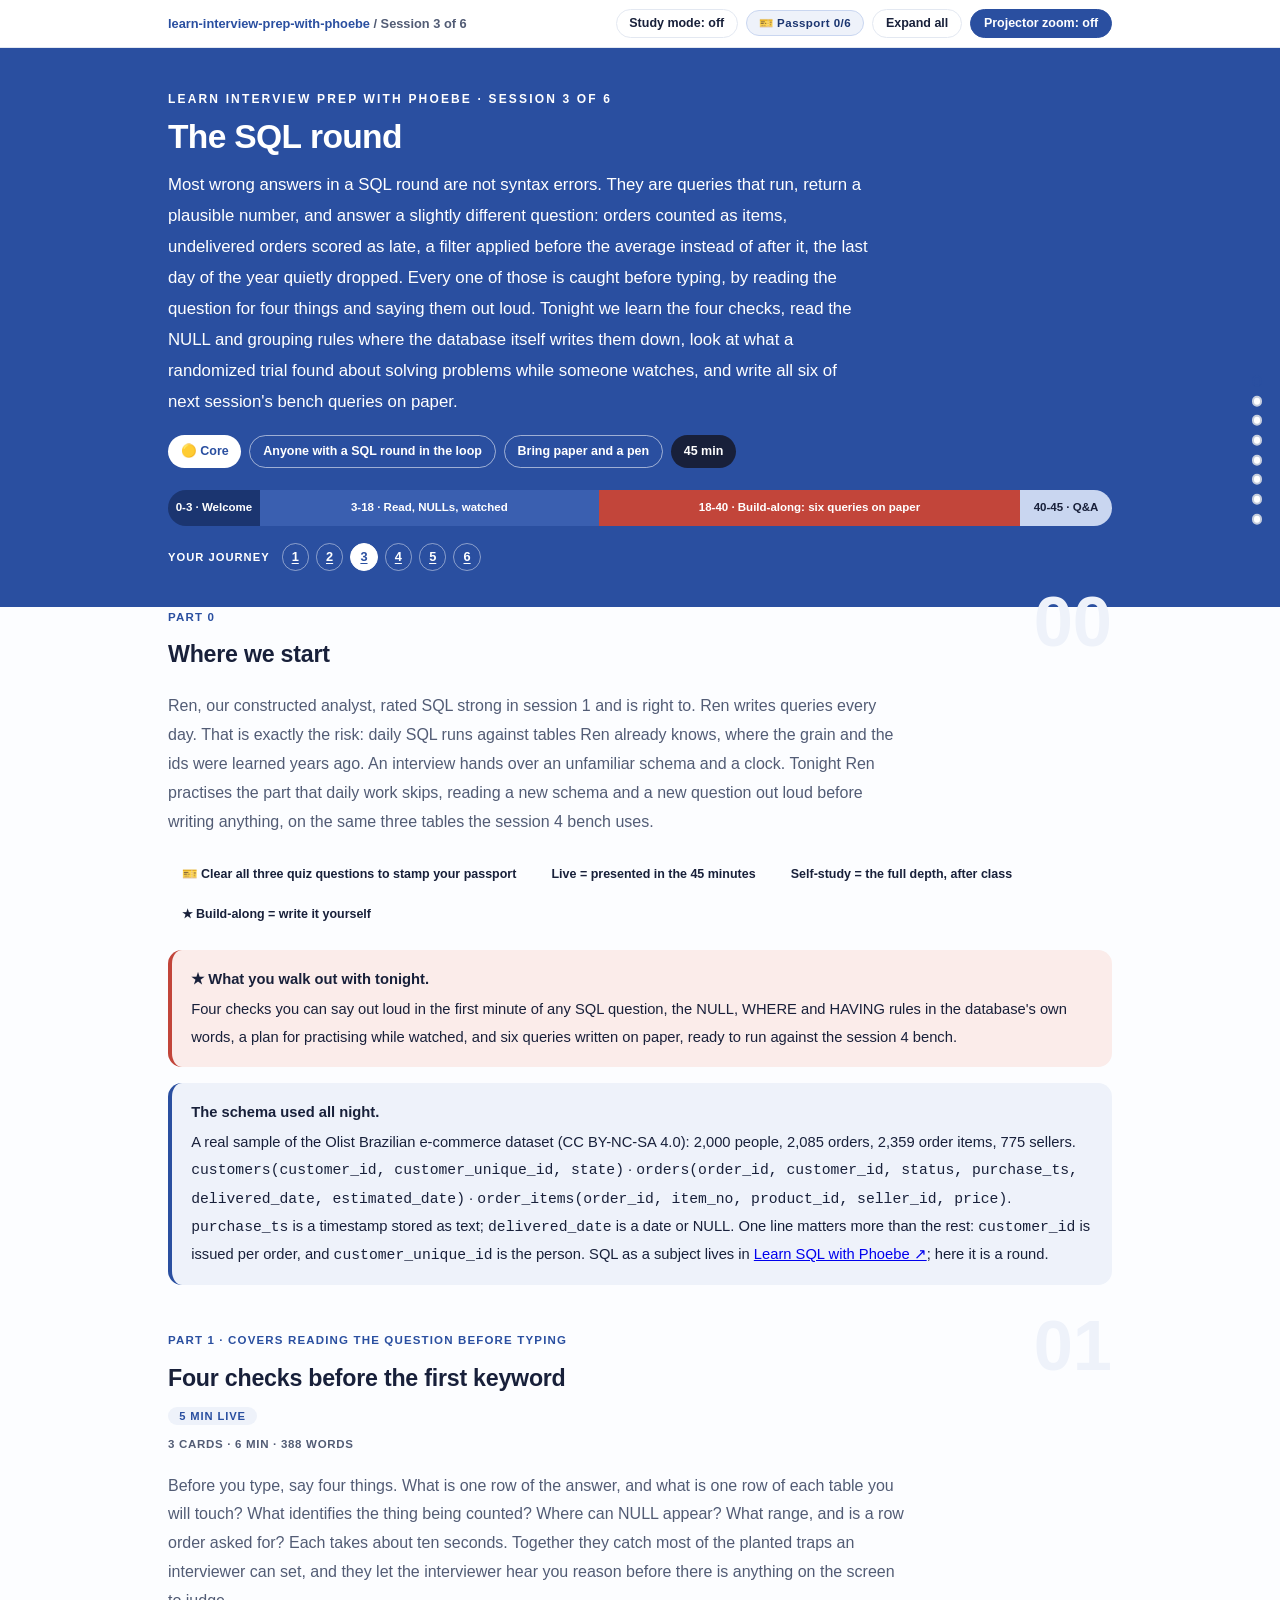
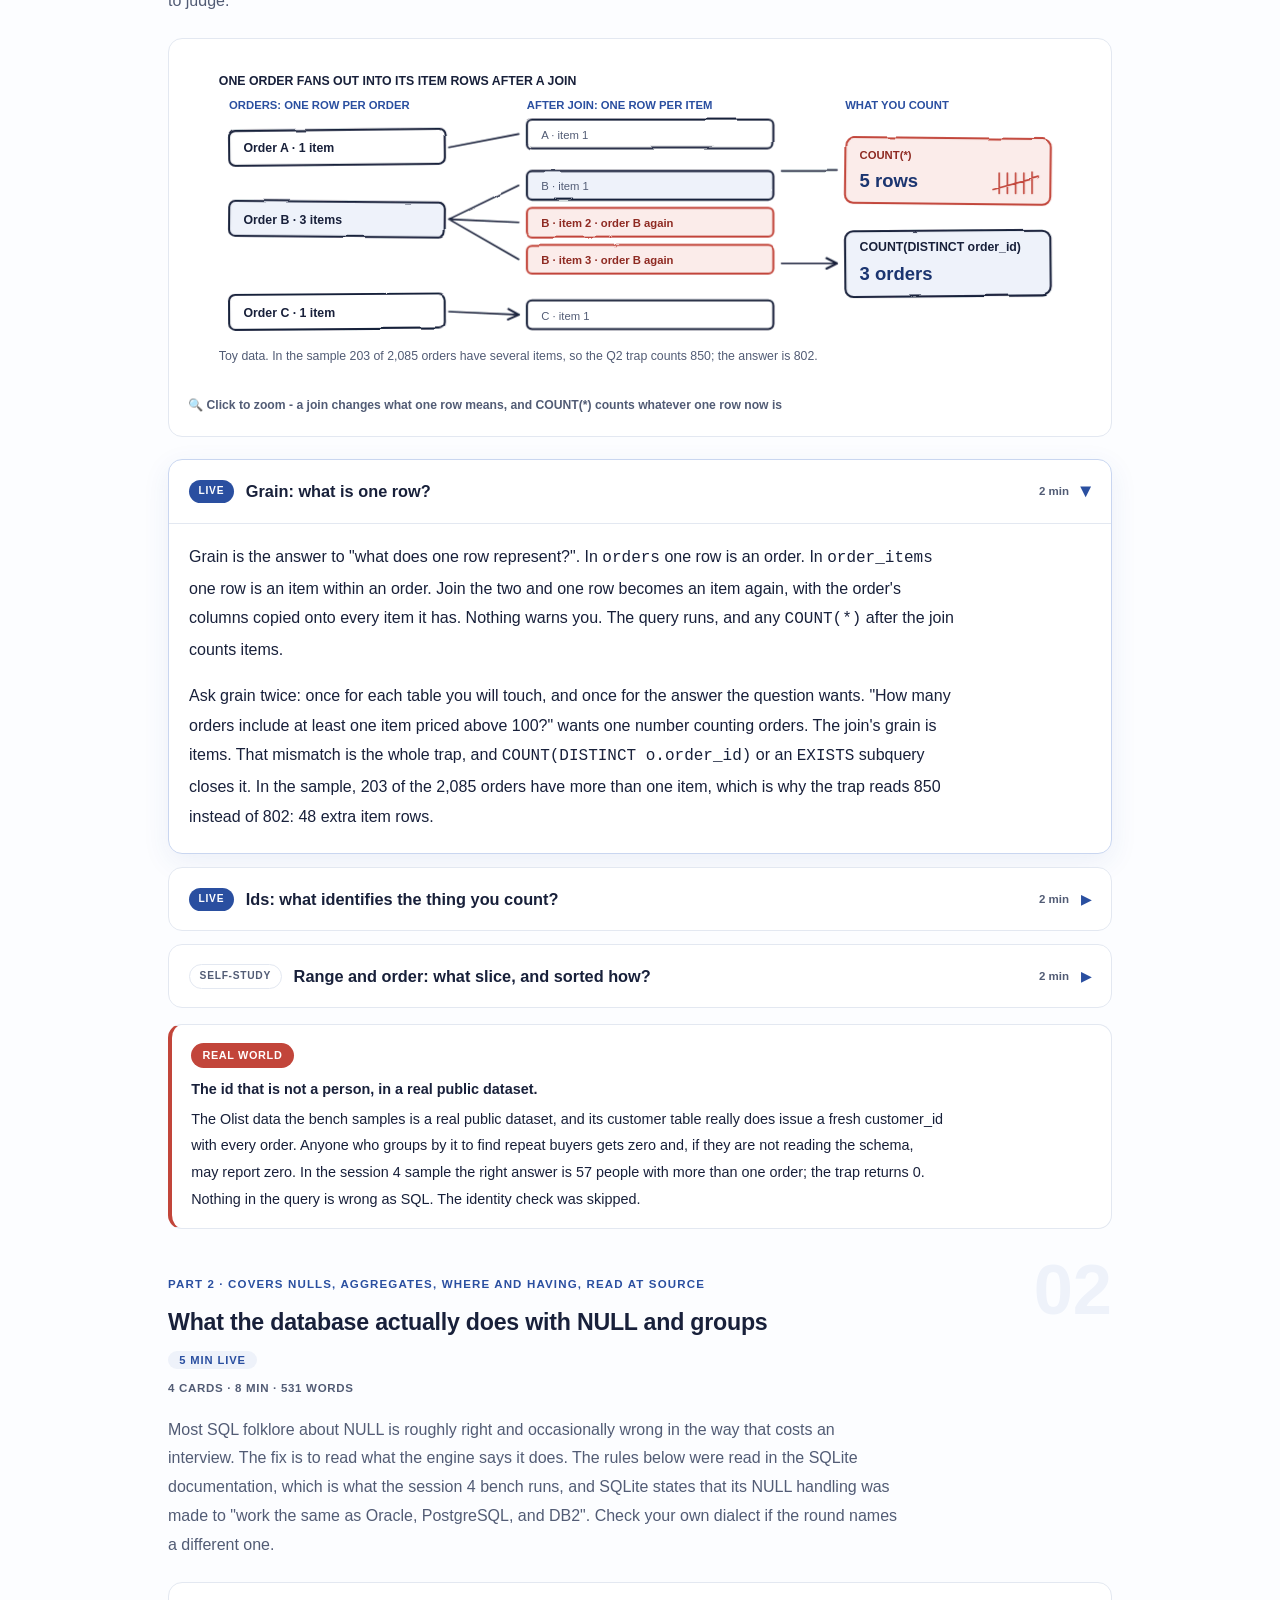
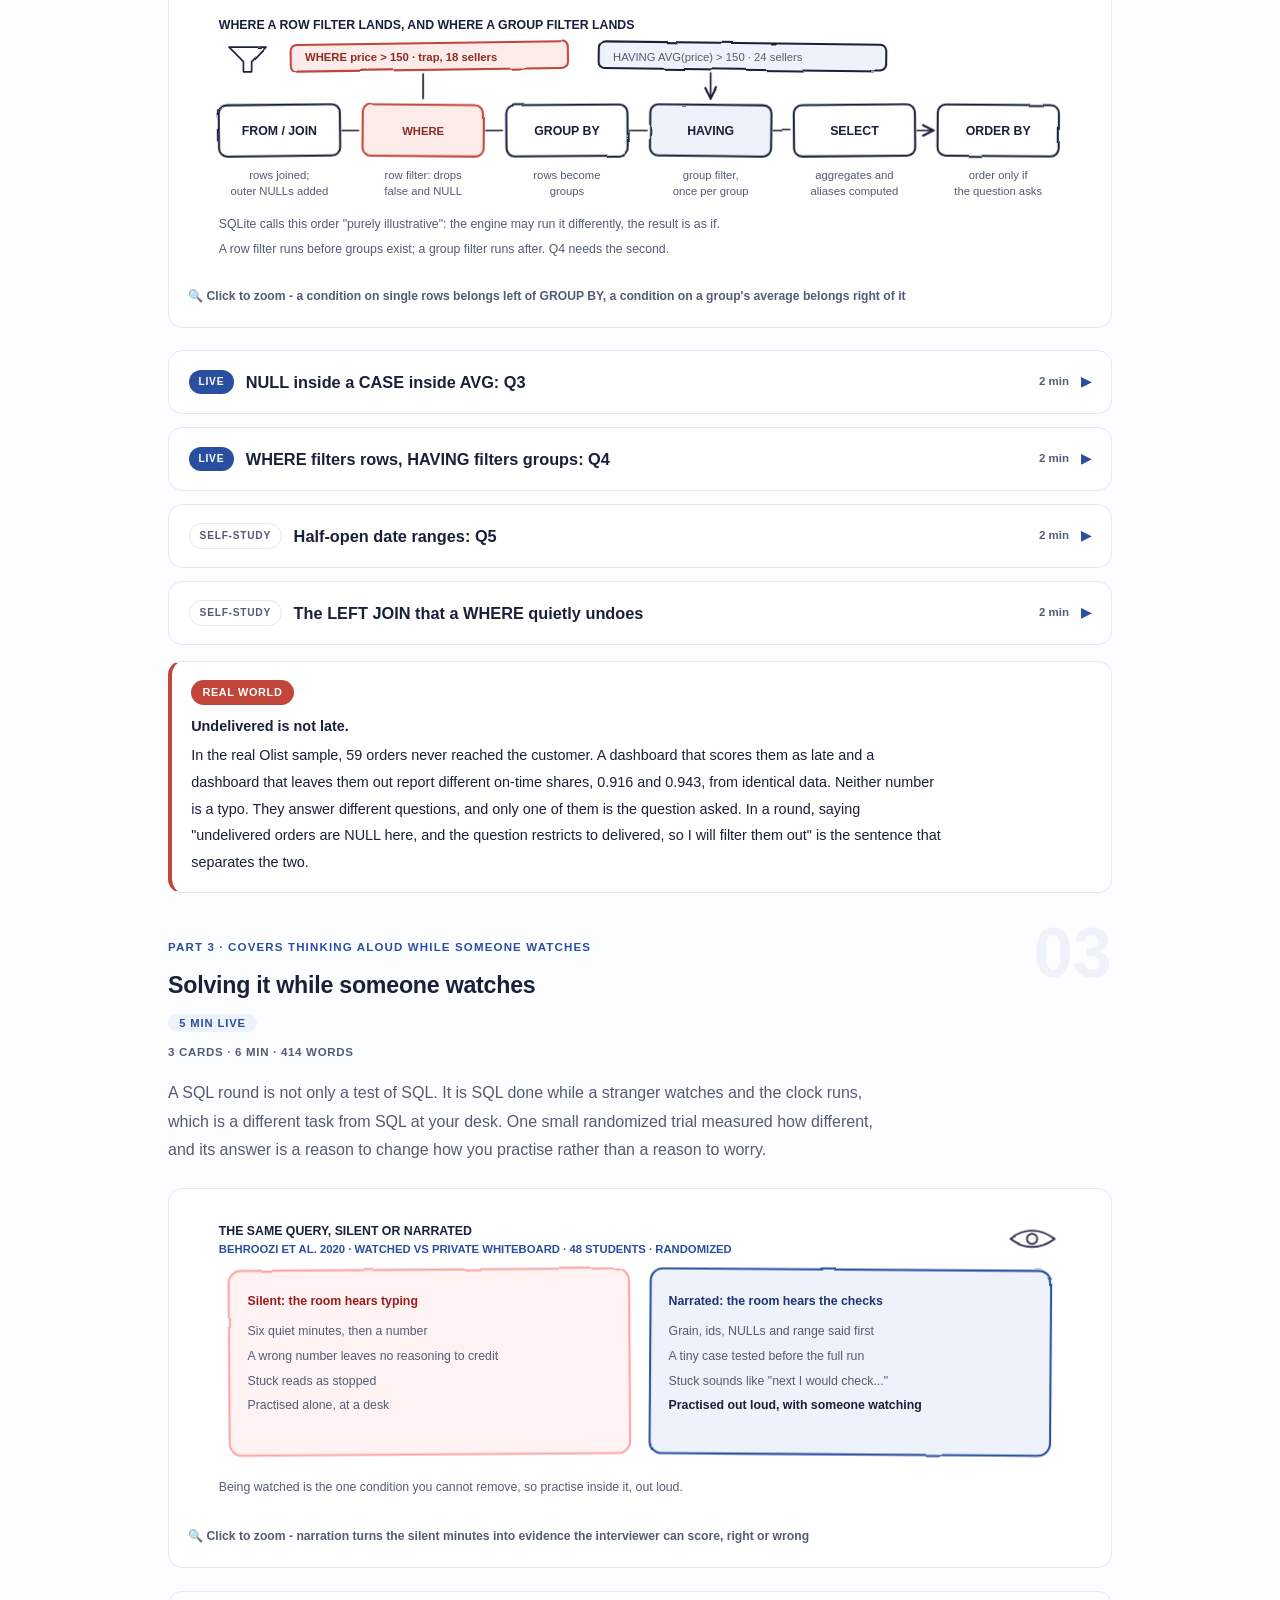
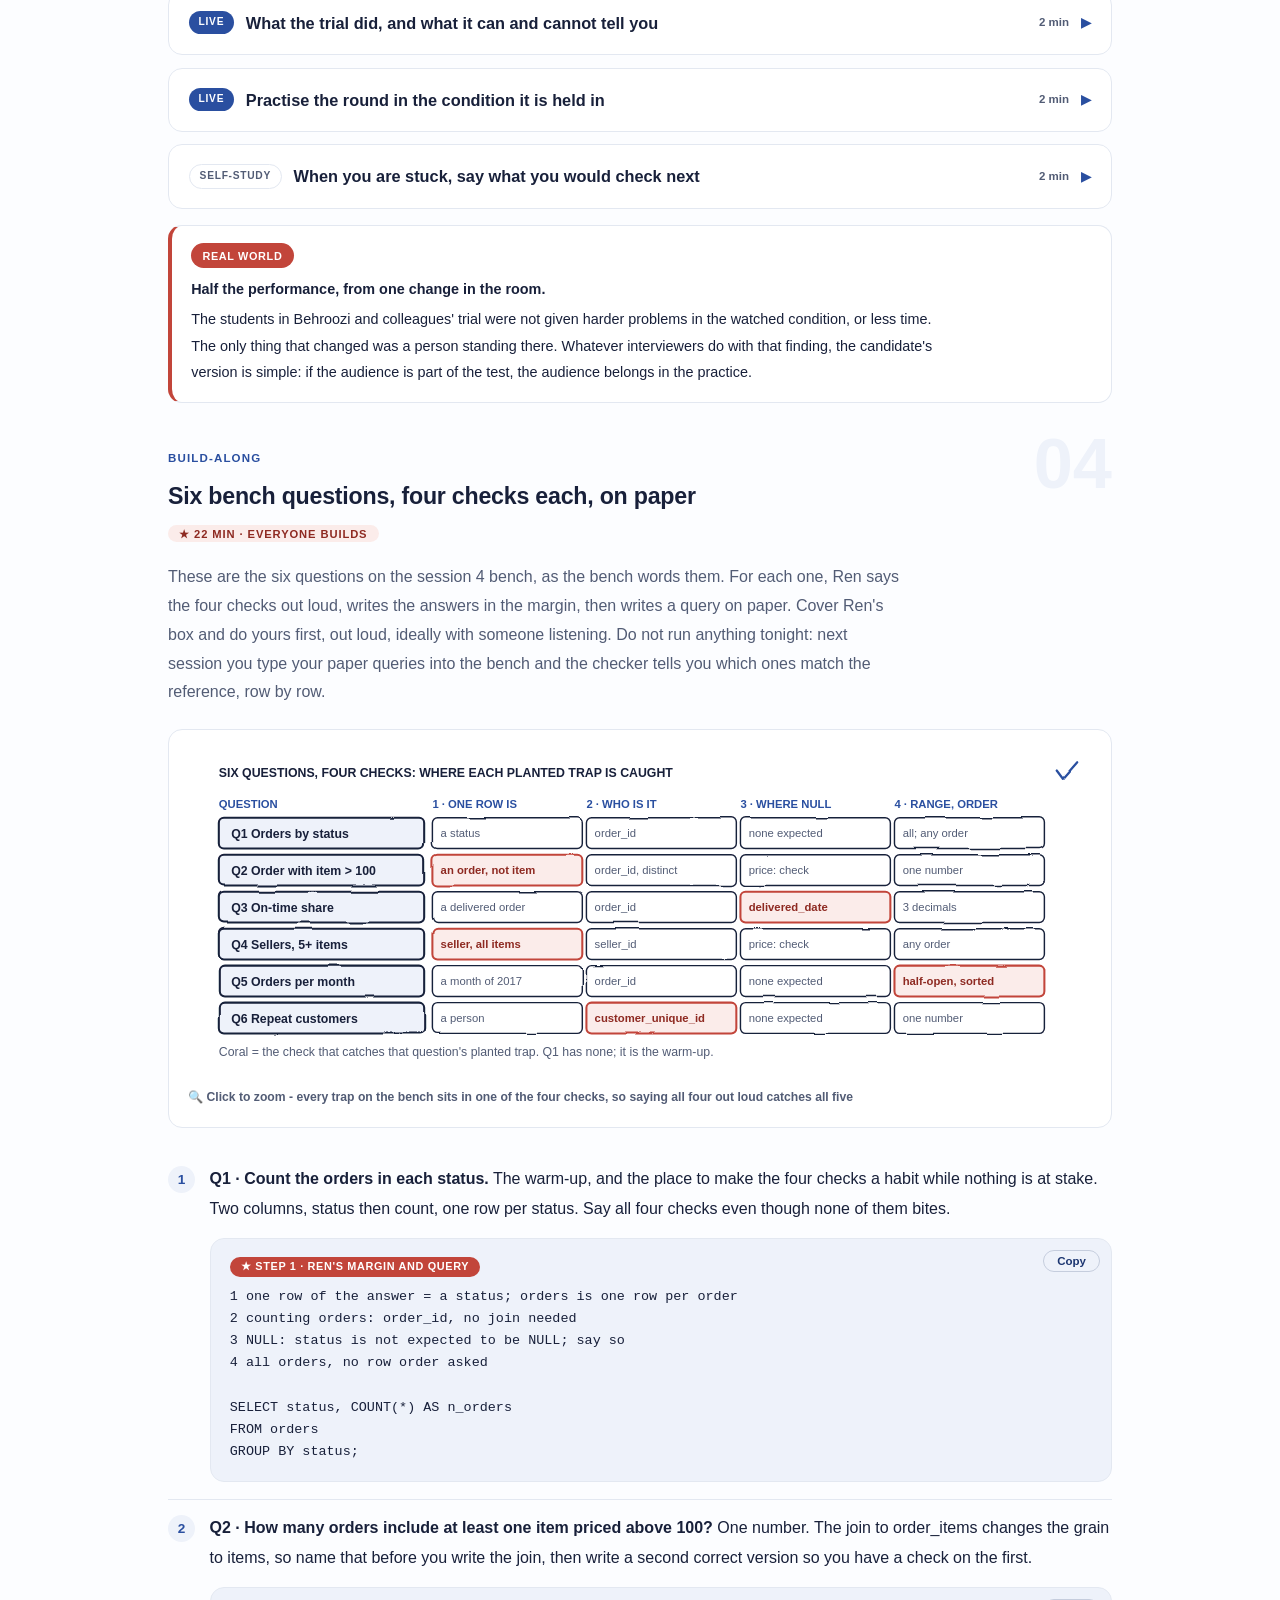
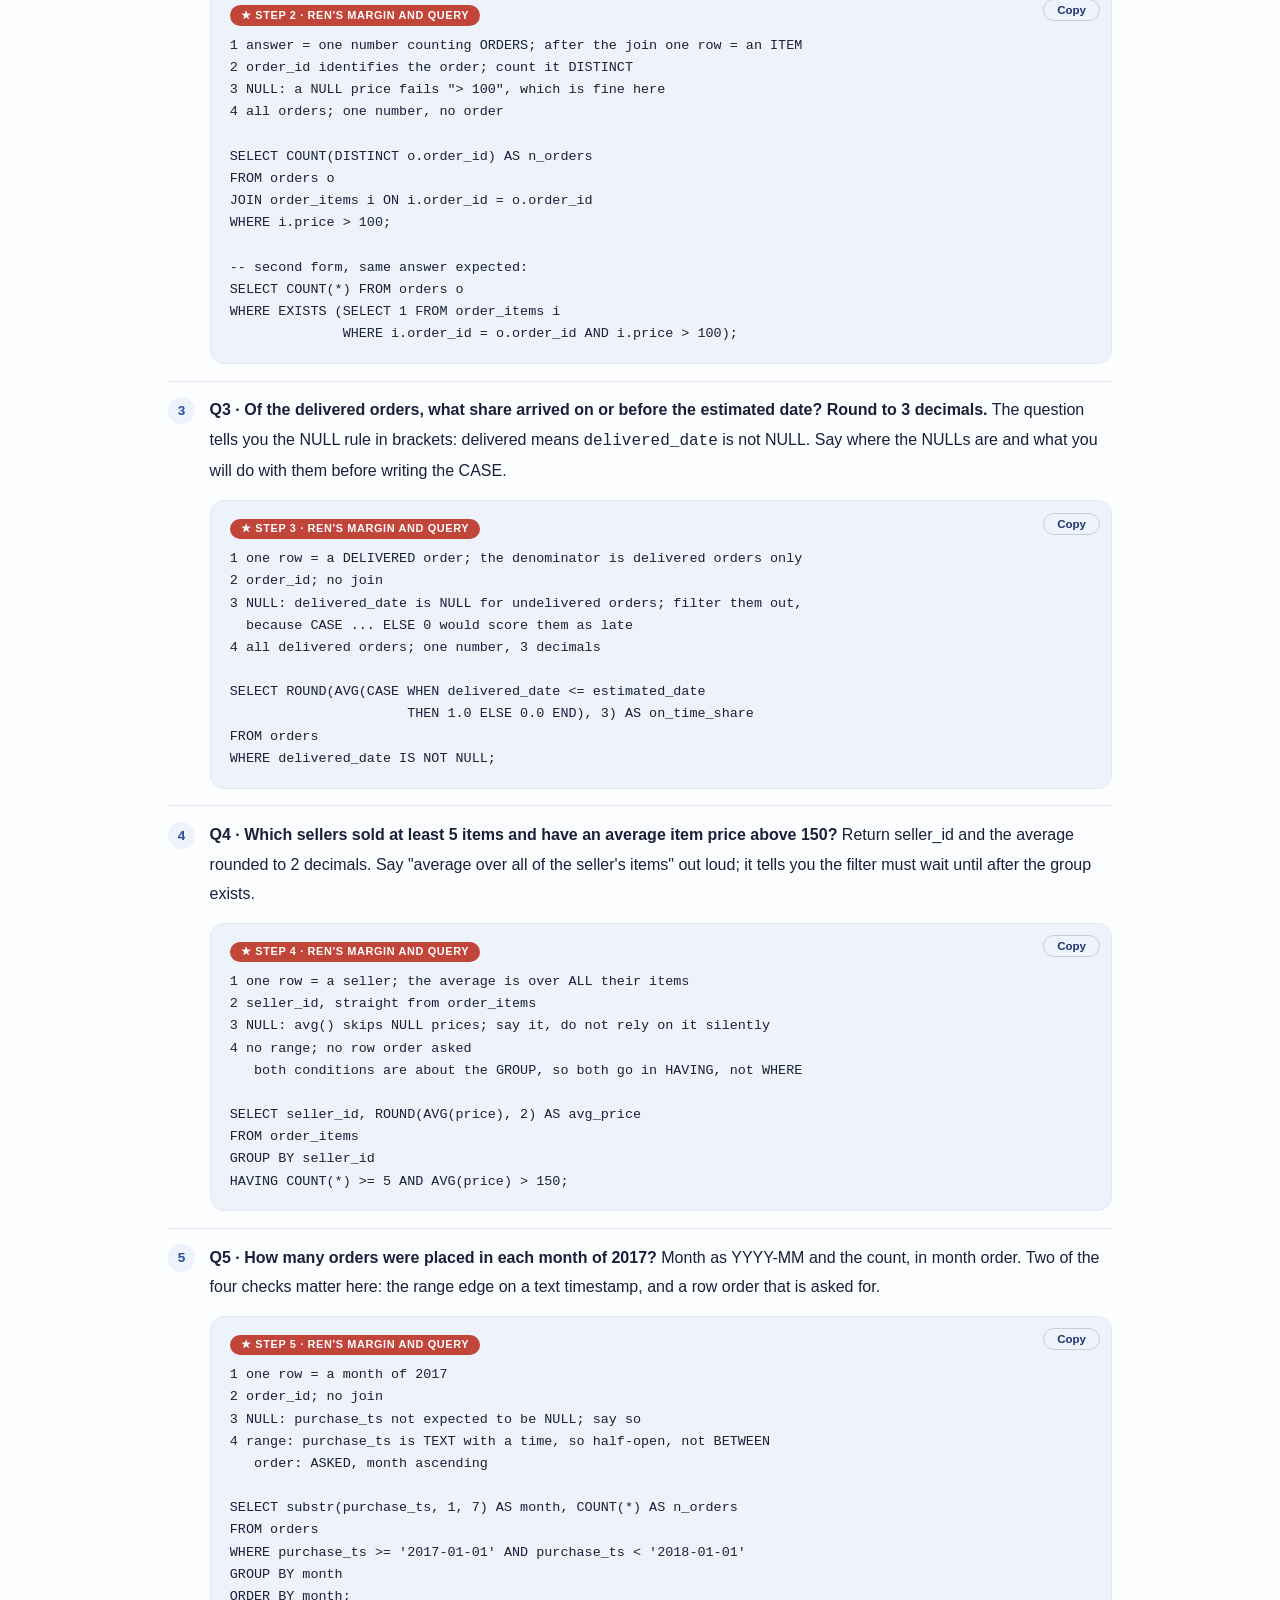
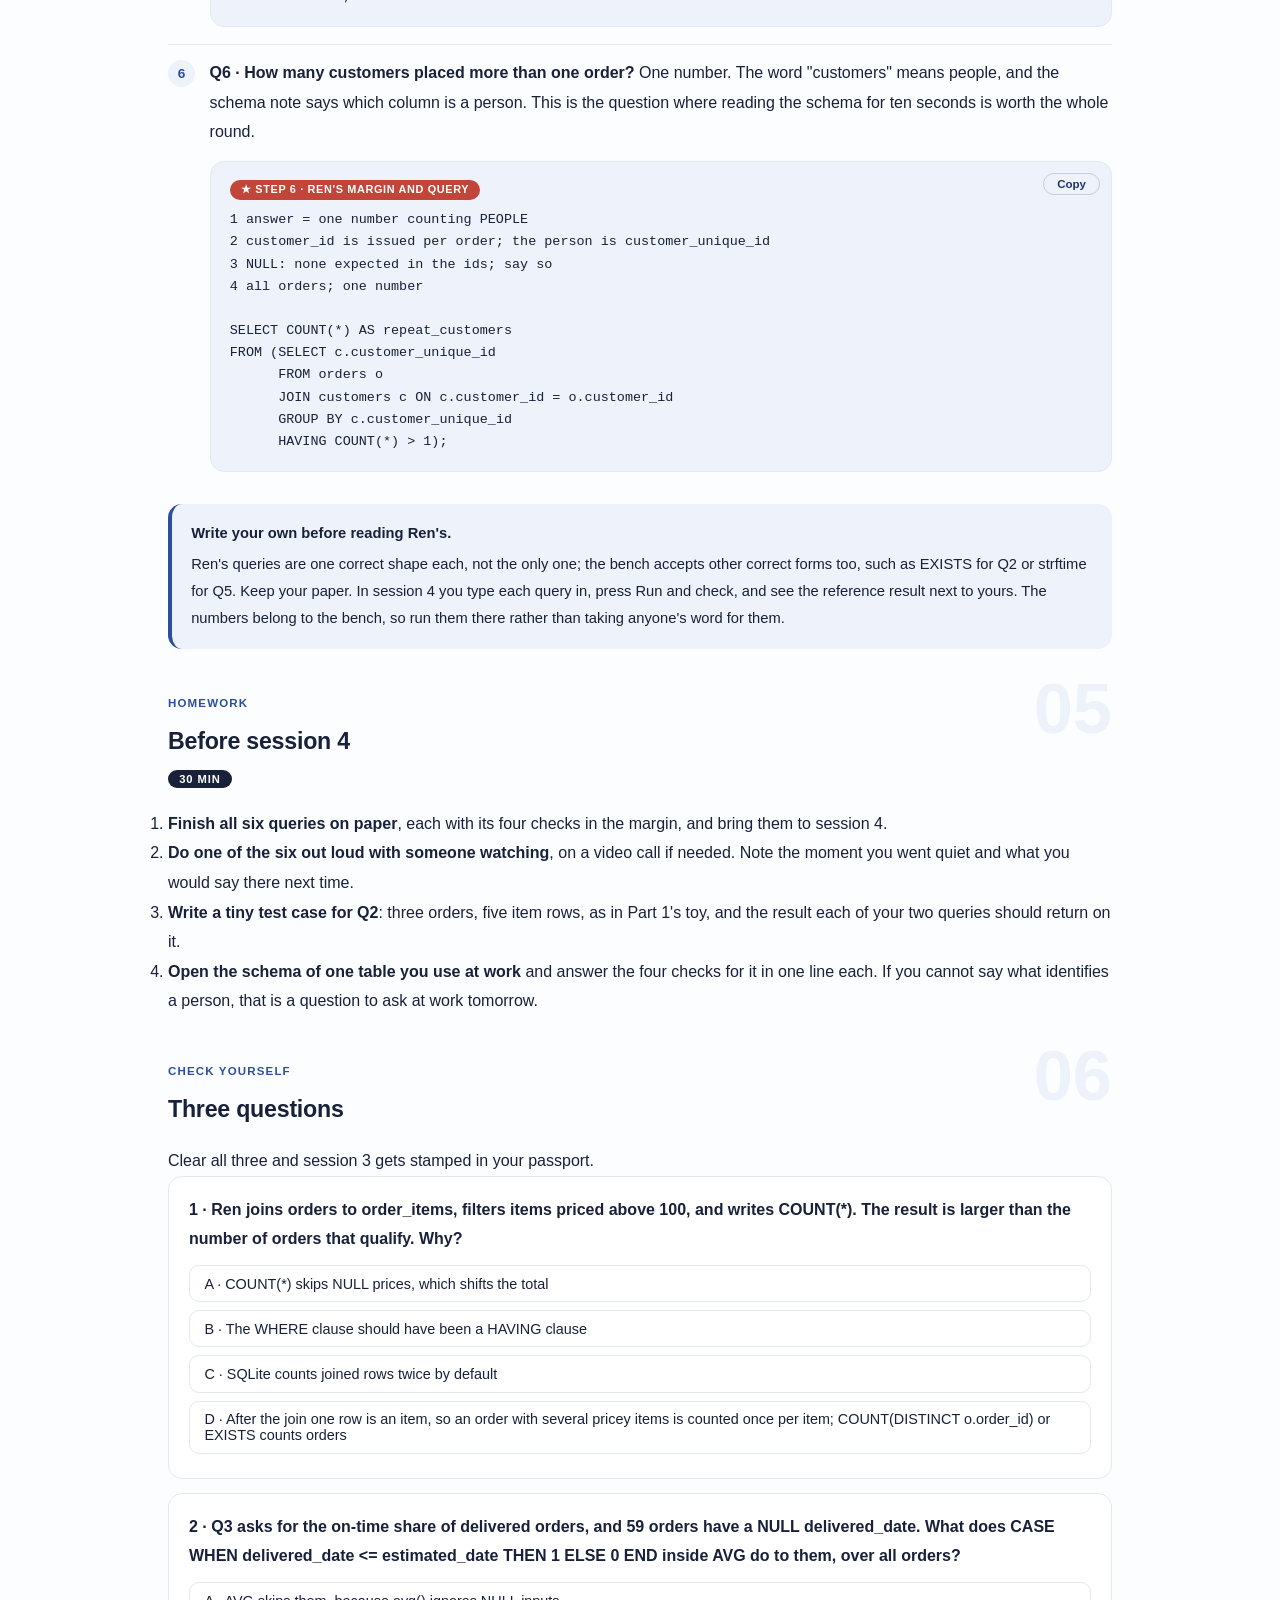
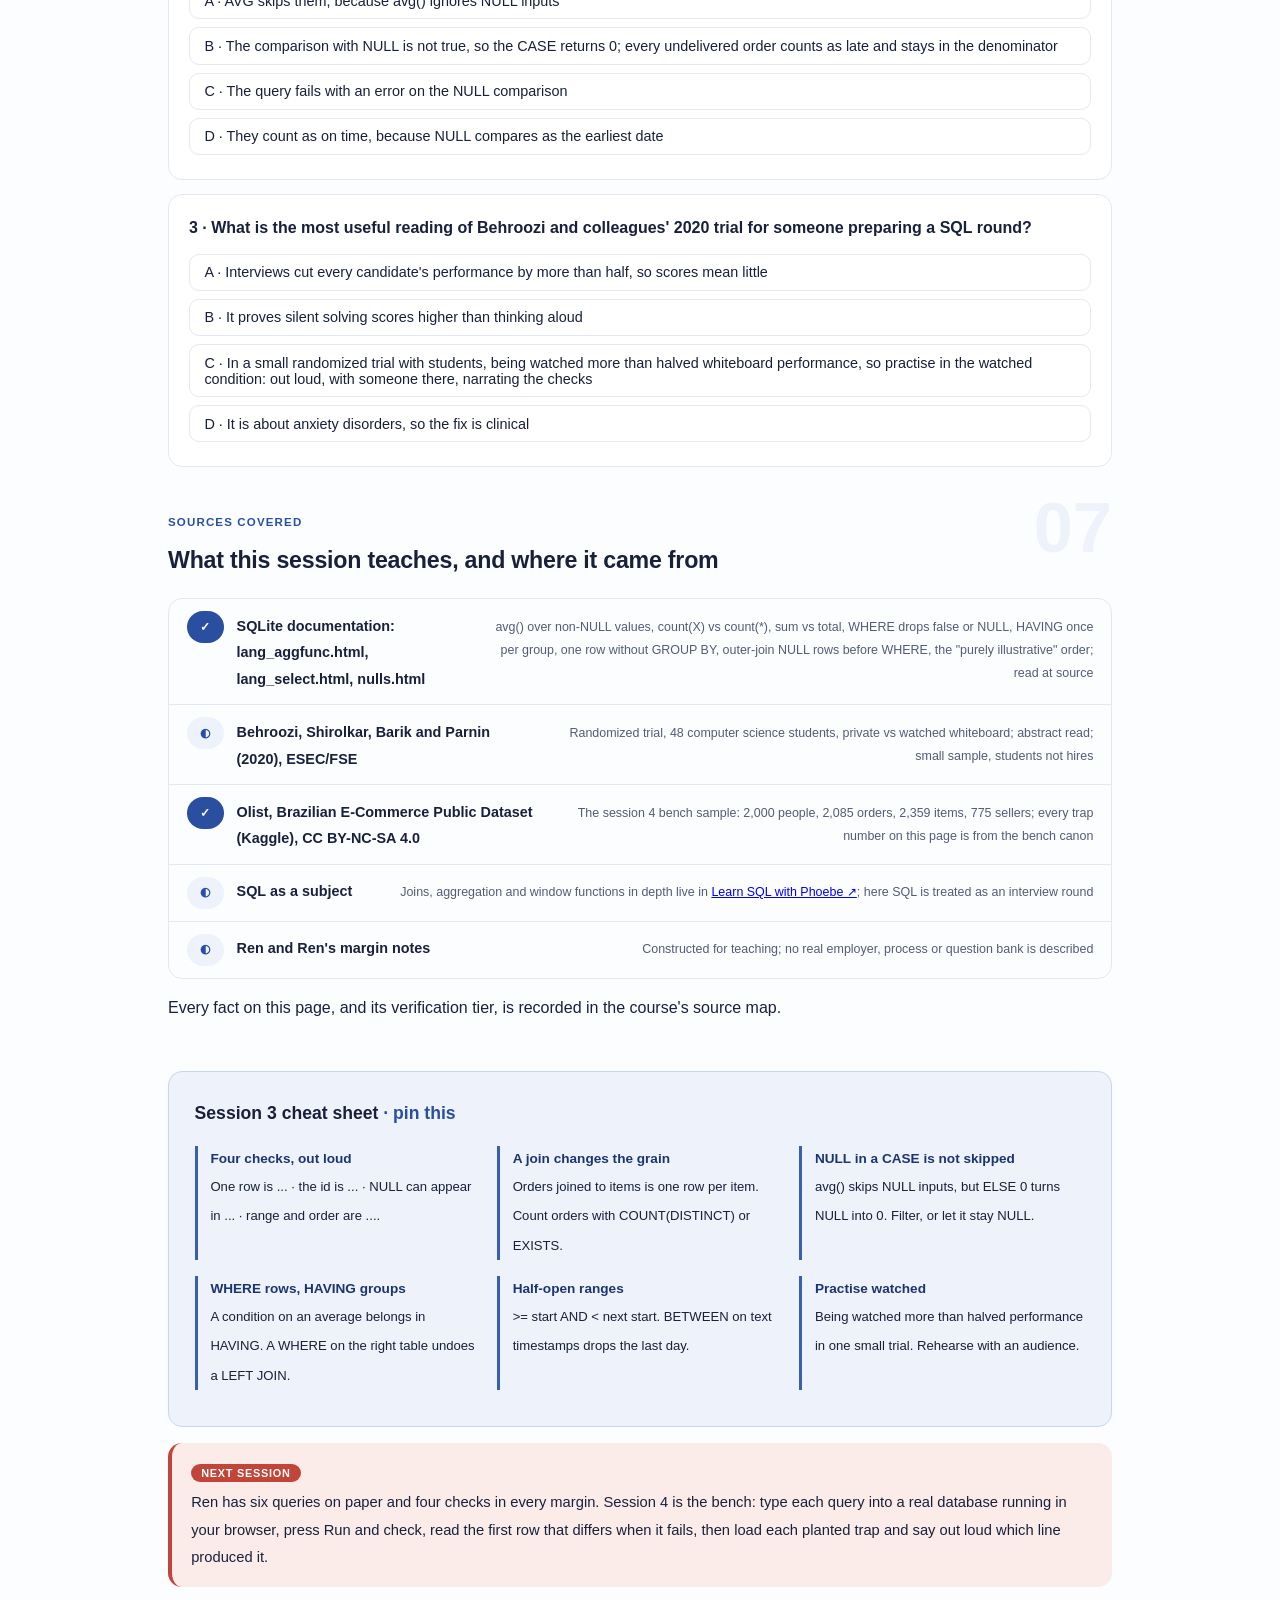
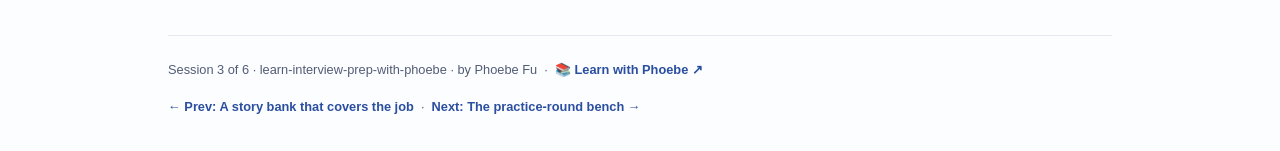
<file: courses/03-the-sql-round.html>
<!DOCTYPE html>
<html lang="en">
<head>
<meta charset="UTF-8">
<meta name="viewport" content="width=device-width, initial-scale=1.0">
<!-- social:start -->
<meta name="description" content="Session 3 of 6. The SQL round is mostly read before it is typed. Four checks said out loud (what one row is, who the id belongs to, where NULL can appear, what range and order are asked), the NULL, WHERE and HAVING rules read at source in the SQLite documentation, and what a randomized trial found about solving problems while someone watches.">
<meta property="og:type" content="article">
<meta property="og:site_name" content="Learn with Phoebe">
<meta property="og:title" content="The SQL round - learn interview prep with phoebe">
<meta property="og:description" content="Session 3 of 6. Read the question before typing, the NULL and grouping rules at source, and practising the round out loud while watched.">
<meta property="og:url" content="https://phoebefu6.github.io/learn-interview-prep-with-phoebe/courses/03-the-sql-round.html">
<meta property="og:image" content="https://phoebefu6.github.io/learn-interview-prep-with-phoebe/assets/og-cover.png">
<meta property="og:image:width" content="1200">
<meta property="og:image:height" content="630">
<meta name="twitter:card" content="summary_large_image">
<meta name="twitter:title" content="The SQL round - learn interview prep with phoebe">
<meta name="twitter:description" content="Session 3 of 6. Four checks out loud before the first keyword.">
<meta name="twitter:image" content="https://phoebefu6.github.io/learn-interview-prep-with-phoebe/assets/og-cover.png">
<!-- social:end -->
<title>Session 3 · The SQL round - learn interview prep with phoebe</title>
<link rel="stylesheet" href="../assets/style.css?v=20">
</head>
<body>

<div class="toolbar">
  <div class="wrap">
    <span class="crumb"><a href="../index.html">learn-interview-prep-with-phoebe</a> / Session 3 of 6</span>
    <button class="btn" id="toggle-all" type="button">Expand all</button>
    <button class="btn primary" id="zoom-toggle" type="button">Projector zoom: off</button>
  </div>
</div>

<header class="masthead">
  <div class="wrap">
    <div class="eyebrow">Learn Interview Prep with Phoebe · Session 3 of 6</div>
    <h1>The <span class="accent">SQL</span> round</h1>
    <p class="sub">Most wrong answers in a SQL round are not syntax errors. They are queries that run, return a plausible number, and answer a slightly different question: orders counted as items, undelivered orders scored as late, a filter applied before the average instead of after it, the last day of the year quietly dropped. Every one of those is caught before typing, by reading the question for four things and saying them out loud. Tonight we learn the four checks, read the NULL and grouping rules where the database itself writes them down, look at what a randomized trial found about solving problems while someone watches, and write all six of next session's bench queries on paper.</p>
    <div class="chip-row">
      <span class="chip level">🟡 Core</span>
      <span class="chip audience">Anyone with a SQL round in the loop</span>
      <span class="chip audience">Bring paper and a pen</span>
      <span class="chip time">45 min</span>
    </div>
    <div class="agenda">
      <span class="a1" style="flex:1">0-3 · Welcome</span>
      <span class="a2" style="flex:4">3-18 · Read, NULLs, watched</span>
      <span class="a3" style="flex:5">18-40 · Build-along: six queries on paper</span>
      <span class="a4" style="flex:1">40-45 · Q&amp;A</span>
    </div>
  </div>
</header>

<main class="wrap">

  <section class="section" id="intro">
    <div class="section-kicker">
      <span class="klabel">Part 0</span>
      <h2>Where we start</h2>
    </div>
    <p class="lede">Ren, our constructed analyst, rated SQL strong in session 1 and is right to. Ren writes queries every day. That is exactly the risk: daily SQL runs against tables Ren already knows, where the grain and the ids were learned years ago. An interview hands over an unfamiliar schema and a clock. Tonight Ren practises the part that daily work skips, reading a new schema and a new question out loud before writing anything, on the same three tables the session 4 bench uses.</p>

    <div class="legend">
      <span class="pill">🎫 Clear all three quiz questions to stamp your passport</span>
      <span class="pill">Live = presented in the 45 minutes</span>
      <span class="pill">Self-study = the full depth, after class</span>
      <span class="pill">★ Build-along = write it yourself</span>
    </div>

    <div class="callout win">
      <p><strong>★ What you walk out with tonight.</strong> Four checks you can say out loud in the first minute of any SQL question, the NULL, WHERE and HAVING rules in the database's own words, a plan for practising while watched, and six queries written on paper, ready to run against the session 4 bench.</p>
    </div>

    <div class="callout tip">
      <p><strong>The schema used all night.</strong> A real sample of the Olist Brazilian e-commerce dataset (CC BY-NC-SA 4.0): 2,000 people, 2,085 orders, 2,359 order items, 775 sellers. <code>customers(customer_id, customer_unique_id, state)</code> · <code>orders(order_id, customer_id, status, purchase_ts, delivered_date, estimated_date)</code> · <code>order_items(order_id, item_no, product_id, seller_id, price)</code>. <code>purchase_ts</code> is a timestamp stored as text; <code>delivered_date</code> is a date or NULL. One line matters more than the rest: <code>customer_id</code> is issued per order, and <code>customer_unique_id</code> is the person. SQL as a subject lives in <a href="https://phoebefu6.github.io/learn-sql-with-phoebe/">Learn SQL with Phoebe ↗</a>; here it is a round.</p>
    </div>
  </section>

  <section class="section" id="part-1">
    <div class="section-kicker">
      <span class="klabel">Part 1 · covers reading the question before typing</span>
      <h2>Four checks before the first keyword</h2>
      <span class="tag concept">5 min live</span>
    </div>
    <p class="lede">Before you type, say four things. What is one row of the answer, and what is one row of each table you will touch? What identifies the thing being counted? Where can NULL appear? What range, and is a row order asked for? Each takes about ten seconds. Together they catch most of the planted traps an interviewer can set, and they let the interviewer hear you reason before there is anything on the screen to judge.</p>

    <figure class="zoomable">
      <svg viewBox="0 0 880 318" xmlns="http://www.w3.org/2000/svg" role="img" aria-label="A constructed toy. Three orders on the left: order A with one item, order B with three items, order C with one item. After a join to order items in the middle they become five rows: A item 1, B item 1, B item 2, B item 3, C item 1. The two extra B rows are highlighted in coral as copies of order B. On the right, COUNT star returns 5, a count of items, highlighted in coral; COUNT DISTINCT order_id returns 3, a count of orders. Note: in the real sample 203 of 2,085 orders have several items, so the Q2 trap counts 850 and the answer is 802.">
        <defs>
          <filter id="p3aSk" x="-3%" y="-3%" width="106%" height="106%"><feTurbulence type="fractalNoise" baseFrequency="0.02" numOctaves="2" seed="31" result="n"/><feDisplacementMap in="SourceGraphic" in2="n" scale="2.4" xChannelSelector="R" yChannelSelector="G"/></filter>
          <pattern id="p3aHc" patternUnits="userSpaceOnUse" width="7" height="7" patternTransform="rotate(-38)"><line x1="0" y1="0" x2="0" y2="7" stroke="#2A4FA0" stroke-width="1" opacity=".5"/></pattern>
          <marker id="p3aAr" viewBox="0 0 10 10" refX="9" refY="5" markerWidth="8" markerHeight="8" orient="auto"><path d="M1 1 L9 5 L1 9" fill="none" stroke="#18203A" stroke-width="1.6" stroke-linecap="round"/></marker>
        </defs>
        <style>
          .p3aH { font: 800 12px Inter, sans-serif; fill: #18203A; }
          .p3aL { font: 600 12px Inter, sans-serif; fill: #18203A; }
          .p3aS { font: 400 11px Inter, sans-serif; fill: #525C75; }
          .p3aB { font: 800 11px Inter, sans-serif; fill: #8E2A22; }
          .p3aV { font: 800 18px Inter, sans-serif; fill: #1B3570; }
          .p3aA { font: 700 11px Inter, sans-serif; fill: #2A4FA0; }
          .p3aN { font: 400 12px Inter, sans-serif; fill: #525C75; }
        </style>

        <text class="p3aH" x="30" y="26">ONE ORDER FANS OUT INTO ITS ITEM ROWS AFTER A JOIN</text>
        <text class="p3aA" x="40" y="50">ORDERS: ONE ROW PER ORDER</text>
        <text class="p3aA" x="330" y="50">AFTER JOIN: ONE ROW PER ITEM</text>
        <text class="p3aA" x="640" y="50">WHAT YOU COUNT</text>

        <g filter="url(#p3aSk)" fill="none" stroke="#18203A" stroke-width="2" stroke-linecap="round" stroke-linejoin="round">
          <rect x="40" y="70" width="210" height="34" rx="6" transform="rotate(-0.6 145 87)" fill="#FFFFFF"/>
          <rect x="40" y="140" width="210" height="34" rx="6" transform="rotate(0.5 145 157)" fill="#EEF2FA"/>
          <rect x="40" y="230" width="210" height="34" rx="6" transform="rotate(-0.4 145 247)" fill="#FFFFFF"/>
          <path d="M254 87 L322 74 M254 157 L322 124 M254 157 L322 160 M254 157 L322 196 M254 247 L322 250" marker-end="url(#p3aAr)" stroke-width="1.6"/>
          <rect x="330" y="60" width="240" height="28" rx="5" fill="#FFFFFF"/>
          <rect x="330" y="110" width="240" height="28" rx="5" fill="#EEF2FA"/>
          <rect x="330" y="146" width="240" height="28" rx="5" fill="#FBECEA" stroke="#C2453A"/>
          <rect x="330" y="182" width="240" height="28" rx="5" fill="#FBECEA" stroke="#C2453A"/>
          <rect x="330" y="236" width="240" height="28" rx="5" fill="#FFFFFF"/>
          <path d="M578 110 L632 110 M578 200 L632 200" marker-end="url(#p3aAr)" stroke-width="1.6"/>
          <rect x="640" y="78" width="200" height="64" rx="8" transform="rotate(0.6 740 110)" fill="#FBECEA" stroke="#C2453A"/>
          <rect x="640" y="168" width="200" height="64" rx="8" transform="rotate(-0.5 740 200)" fill="#EEF2FA"/>
          <path d="M790 112 L790 132 M798 112 L798 132 M806 112 L806 132 M814 112 L814 132 M822 112 L822 132 M784 128 L828 116" stroke="#C2453A" stroke-width="1.6"/>
        </g>

        <text class="p3aL" x="54" y="92">Order A · 1 item</text>
        <text class="p3aL" x="54" y="162">Order B · 3 items</text>
        <text class="p3aL" x="54" y="252">Order C · 1 item</text>
        <text class="p3aS" x="344" y="79">A · item 1</text>
        <text class="p3aS" x="344" y="129">B · item 1</text>
        <text class="p3aB" x="344" y="165">B · item 2 · order B again</text>
        <text class="p3aB" x="344" y="201">B · item 3 · order B again</text>
        <text class="p3aS" x="344" y="255">C · item 1</text>
        <text class="p3aB" x="654" y="98">COUNT(*)</text>
        <text class="p3aV" x="654" y="126">5 rows</text>
        <text class="p3aL" x="654" y="188">COUNT(DISTINCT order_id)</text>
        <text class="p3aV" x="654" y="216">3 orders</text>

        <text class="p3aN" x="30" y="294">Toy data. In the sample 203 of 2,085 orders have several items, so the Q2 trap counts 850; the answer is 802.</text>
      </svg>
      <figcaption>🔍 Click to zoom - a join changes what one row means, and COUNT(*) counts whatever one row now is</figcaption>
    </figure>

    <details class="card" open>
      <summary><span class="mode live">Live</span>Grain: what is one row?<span class="mini">2 min</span><span class="caret">▶</span></summary>
      <div class="body">
        <p>Grain is the answer to "what does one row represent?". In <code>orders</code> one row is an order. In <code>order_items</code> one row is an item within an order. Join the two and one row becomes an item again, with the order's columns copied onto every item it has. Nothing warns you. The query runs, and any <code>COUNT(*)</code> after the join counts items.</p>
        <p>Ask grain twice: once for each table you will touch, and once for the answer the question wants. "How many orders include at least one item priced above 100?" wants one number counting orders. The join's grain is items. That mismatch is the whole trap, and <code>COUNT(DISTINCT o.order_id)</code> or an <code>EXISTS</code> subquery closes it. In the sample, 203 of the 2,085 orders have more than one item, which is why the trap reads 850 instead of 802: 48 extra item rows.</p>
      </div>
    </details>

    <details class="card">
      <summary><span class="mode live">Live</span>Ids: what identifies the thing you count?<span class="mini">2 min</span><span class="caret">▶</span></summary>
      <div class="body">
        <p>A column called <code>customer_id</code> sounds like a person. In this dataset it is issued with each order, so every customer_id has exactly one order and "customers with more than one order" grouped by it returns nothing. The person is <code>customer_unique_id</code>. The schema note says so in one line, and the question rewards whoever read it.</p>
        <p>Say it out loud: "the question counts people, so I need the column that identifies a person; is that customer_id or customer_unique_id?" If the schema does not say, ask the interviewer. Asking what identifies an entity is an ordinary professional question, and in most rooms it earns credit rather than costing it.</p>
      </div>
    </details>

    <details class="card">
      <summary><span class="mode self">Self-study</span>Range and order: what slice, and sorted how?<span class="mini">2 min</span><span class="caret">▶</span></summary>
      <div class="body">
        <p>Two last questions. What range does the question ask for, and is the boundary a date, a timestamp, or text that looks like either? And does it ask for a row order? "Orders per month in 2017, in month order" asks for one; "count the orders in each status" does not. A checker that compares rows will fail a correct answer returned in the wrong order when an order was asked, and should not when none was.</p>
        <p>Then the fourth check from the title, NULL, which Part 2 takes in full. Write the four answers in the margin before the query: one row is ..., the id is ..., NULL can appear in ..., range and order are .... It looks slow. It is about forty seconds, and it is the forty seconds the interviewer most wants to hear.</p>
      </div>
    </details>

    <div class="callout example">
      <span class="ex-pill">Real world</span>
      <p><strong>The id that is not a person, in a real public dataset.</strong> The Olist data the bench samples is a real public dataset, and its customer table really does issue a fresh customer_id with every order. Anyone who groups by it to find repeat buyers gets zero and, if they are not reading the schema, may report zero. In the session 4 sample the right answer is 57 people with more than one order; the trap returns 0. Nothing in the query is wrong as SQL. The identity check was skipped.</p>
    </div>
  </section>

  <section class="section" id="part-2">
    <div class="section-kicker">
      <span class="klabel">Part 2 · covers NULLs, aggregates, WHERE and HAVING, read at source</span>
      <h2>What the database actually does with NULL and groups</h2>
      <span class="tag concept">5 min live</span>
    </div>
    <p class="lede">Most SQL folklore about NULL is roughly right and occasionally wrong in the way that costs an interview. The fix is to read what the engine says it does. The rules below were read in the SQLite documentation, which is what the session 4 bench runs, and SQLite states that its NULL handling was made to "work the same as Oracle, PostgreSQL, and DB2". Check your own dialect if the round names a different one.</p>

    <figure class="zoomable">
      <svg viewBox="0 0 880 266" xmlns="http://www.w3.org/2000/svg" role="img" aria-label="The logical order a SELECT is described in, six boxes left to right: FROM and JOIN, where outer-join NULL rows are added; WHERE, a row filter that drops rows where the condition is false or NULL, highlighted in coral; GROUP BY, where rows become groups; HAVING, a group filter evaluated once per group; SELECT, where aggregates and aliases are computed; ORDER BY, which orders only if the question asks. Above WHERE a tag reads WHERE price over 150, the Q4 trap, 18 sellers. Above HAVING a tag reads HAVING AVG price over 150, 24 sellers. SQLite calls this order purely illustrative.">
        <defs>
          <filter id="p3bSk" x="-3%" y="-3%" width="106%" height="106%"><feTurbulence type="fractalNoise" baseFrequency="0.02" numOctaves="2" seed="43" result="n"/><feDisplacementMap in="SourceGraphic" in2="n" scale="2.4" xChannelSelector="R" yChannelSelector="G"/></filter>
          <pattern id="p3bHc" patternUnits="userSpaceOnUse" width="7" height="7" patternTransform="rotate(-38)"><line x1="0" y1="0" x2="0" y2="7" stroke="#2A4FA0" stroke-width="1" opacity=".5"/></pattern>
          <marker id="p3bAr" viewBox="0 0 10 10" refX="9" refY="5" markerWidth="8" markerHeight="8" orient="auto"><path d="M1 1 L9 5 L1 9" fill="none" stroke="#18203A" stroke-width="1.6" stroke-linecap="round"/></marker>
        </defs>
        <style>
          .p3bH { font: 800 12px Inter, sans-serif; fill: #18203A; }
          .p3bL { font: 600 12px Inter, sans-serif; fill: #18203A; }
          .p3bS { font: 400 11px Inter, sans-serif; fill: #525C75; }
          .p3bB { font: 800 11px Inter, sans-serif; fill: #8E2A22; }
          .p3bA { font: 700 11px Inter, sans-serif; fill: #2A4FA0; }
          .p3bN { font: 400 12px Inter, sans-serif; fill: #525C75; }
        </style>

        <text class="p3bH" x="30" y="26">WHERE A ROW FILTER LANDS, AND WHERE A GROUP FILTER LANDS</text>

        <g filter="url(#p3bSk)" fill="none" stroke="#18203A" stroke-width="2" stroke-linecap="round" stroke-linejoin="round">
          <path d="M40 44 L76 44 L62 58 L62 68 L54 68 L54 58 Z" stroke-width="1.6"/>
          <rect x="100" y="40" width="270" height="26" rx="6" transform="rotate(-0.8 235 53)" fill="#FBECEA" stroke="#C2453A"/>
          <rect x="400" y="40" width="280" height="26" rx="6" transform="rotate(0.7 540 53)" fill="#EEF2FA"/>
          <path d="M229 70 L229 94 M509 70 L509 94" marker-end="url(#p3bAr)" stroke-width="1.6"/>
          <rect x="30" y="100" width="118" height="50" rx="8" transform="rotate(-0.6 89 125)" fill="#FFFFFF"/>
          <rect x="170" y="100" width="118" height="50" rx="8" transform="rotate(0.5 229 125)" fill="#FBECEA" stroke="#C2453A"/>
          <rect x="310" y="100" width="118" height="50" rx="8" transform="rotate(-0.4 369 125)" fill="#FFFFFF"/>
          <rect x="450" y="100" width="118" height="50" rx="8" transform="rotate(0.6 509 125)" fill="#EEF2FA"/>
          <rect x="590" y="100" width="118" height="50" rx="8" transform="rotate(-0.5 649 125)" fill="#FFFFFF"/>
          <rect x="730" y="100" width="118" height="50" rx="8" transform="rotate(0.4 789 125)" fill="#FFFFFF"/>
          <path d="M150 125 L166 125 M290 125 L306 125 M430 125 L446 125 M570 125 L586 125 M710 125 L726 125" marker-end="url(#p3bAr)" stroke-width="1.6"/>
        </g>

        <text class="p3bB" x="114" y="57">WHERE price &gt; 150 · trap, 18 sellers</text>
        <text class="p3bS" x="414" y="57">HAVING AVG(price) &gt; 150 · 24 sellers</text>
        <text class="p3bL" x="89" y="130" text-anchor="middle">FROM / JOIN</text>
        <text class="p3bB" x="229" y="130" text-anchor="middle">WHERE</text>
        <text class="p3bL" x="369" y="130" text-anchor="middle">GROUP BY</text>
        <text class="p3bL" x="509" y="130" text-anchor="middle">HAVING</text>
        <text class="p3bL" x="649" y="130" text-anchor="middle">SELECT</text>
        <text class="p3bL" x="789" y="130" text-anchor="middle">ORDER BY</text>
        <text class="p3bS" x="89" y="172" text-anchor="middle">rows joined;</text>
        <text class="p3bS" x="89" y="188" text-anchor="middle">outer NULLs added</text>
        <text class="p3bS" x="229" y="172" text-anchor="middle">row filter: drops</text>
        <text class="p3bS" x="229" y="188" text-anchor="middle">false and NULL</text>
        <text class="p3bS" x="369" y="172" text-anchor="middle">rows become</text>
        <text class="p3bS" x="369" y="188" text-anchor="middle">groups</text>
        <text class="p3bS" x="509" y="172" text-anchor="middle">group filter,</text>
        <text class="p3bS" x="509" y="188" text-anchor="middle">once per group</text>
        <text class="p3bS" x="649" y="172" text-anchor="middle">aggregates and</text>
        <text class="p3bS" x="649" y="188" text-anchor="middle">aliases computed</text>
        <text class="p3bS" x="789" y="172" text-anchor="middle">order only if</text>
        <text class="p3bS" x="789" y="188" text-anchor="middle">the question asks</text>

        <text class="p3bN" x="30" y="220">SQLite calls this order "purely illustrative": the engine may run it differently, the result is as if.</text>
        <text class="p3bN" x="30" y="244">A row filter runs before groups exist; a group filter runs after. Q4 needs the second.</text>
      </svg>
      <figcaption>🔍 Click to zoom - a condition on single rows belongs left of GROUP BY, a condition on a group's average belongs right of it</figcaption>
    </figure>

    <details class="card">
      <summary><span class="mode live">Live</span>NULL inside a CASE inside AVG: Q3<span class="mini">2 min</span><span class="caret">▶</span></summary>
      <div class="body">
        <p>The documentation is precise: avg() "returns the average value of all non-NULL X within a group", and its result "is NULL if there are no non-NULL inputs". In the same family, <code>count(X)</code> counts the rows where X is not NULL while <code>count(*)</code> counts rows, and <code>sum()</code> over no non-NULL values is NULL where <code>total()</code> returns 0.0.</p>
        <p>Now the trap. Q3 asks what share of delivered orders arrived on or before the estimated date. 59 orders in the sample were never delivered, so their <code>delivered_date</code> is NULL. <code>CASE WHEN delivered_date &lt;= estimated_date THEN 1 ELSE 0 END</code> sends a NULL comparison to the ELSE branch, so every undelivered order is scored as late and lands in the denominator. The trap reads 0.916; restricted to delivered orders, as asked, the answer is 0.943. Either filter with <code>WHERE delivered_date IS NOT NULL</code>, or let the undelivered rows produce NULL so that avg() skips them. Then say which you did, and why.</p>
      </div>
    </details>

    <details class="card">
      <summary><span class="mode live">Live</span>WHERE filters rows, HAVING filters groups: Q4<span class="mini">2 min</span><span class="caret">▶</span></summary>
      <div class="body">
        <p>SQLite excludes rows where the WHERE expression evaluates "to either false or NULL", and HAVING "is evaluated once for each group". Q4 asks for sellers with at least five items whose average price over all their items is above 150. Put <code>price &gt; 150</code> in WHERE and the cheap items are gone before any average is taken: every surviving average is above 150 by construction, and "at least five items" has become "at least five pricey items".</p>
        <p>The reference returns 24 sellers; the WHERE version returns 18. The condition on the group's average belongs in <code>HAVING COUNT(*) &gt;= 5 AND AVG(price) &gt; 150</code>. One more rule from the same page: an aggregate query without GROUP BY "always returns exactly one row", which is why <code>SELECT COUNT(*) FROM orders WHERE 1 = 0</code> returns a single row holding 0, not an empty result.</p>
      </div>
    </details>

    <details class="card">
      <summary><span class="mode self">Self-study</span>Half-open date ranges: Q5<span class="mini">2 min</span><span class="caret">▶</span></summary>
      <div class="body">
        <p><code>purchase_ts</code> is a timestamp stored as text. <code>BETWEEN '2017-01-01' AND '2017-12-31'</code> compares strings, and a value such as '2017-12-31 09:14:00' sorts after '2017-12-31', so every order placed during 31 December falls outside the range. In the sample that is 2 orders, and December reads 109 instead of 111 while the other eleven months are right. Write the range half-open, <code>purchase_ts &gt;= '2017-01-01' AND purchase_ts &lt; '2018-01-01'</code>, and the edge disappears whatever the time of day.</p>
      </div>
    </details>

    <details class="card">
      <summary><span class="mode self">Self-study</span>The LEFT JOIN that a WHERE quietly undoes<span class="mini">2 min</span><span class="caret">▶</span></summary>
      <div class="body">
        <p>For an outer join, the NULL rows for unmatched records "are added after ON clause processing but before WHERE clause processing". So a LEFT JOIN from orders to order_items keeps orders with no items, padding the item columns with NULL, and then <code>WHERE i.price &gt; 100</code> removes exactly those padded rows, because a comparison with NULL is not true. The query is now an inner join wearing a LEFT JOIN's name. Move the condition into the ON clause when you mean "join only the pricey items but keep every order", and leave it in WHERE when you mean "only orders that have a pricey item".</p>
        <p>The documentation also says its own step order is "purely illustrative": engines are free to execute in any order that gives the same result. Use the pipeline in the figure as a way to reason about where a filter applies, not as a claim about what the engine physically does first.</p>
      </div>
    </details>

    <div class="callout example">
      <span class="ex-pill">Real world</span>
      <p><strong>Undelivered is not late.</strong> In the real Olist sample, 59 orders never reached the customer. A dashboard that scores them as late and a dashboard that leaves them out report different on-time shares, 0.916 and 0.943, from identical data. Neither number is a typo. They answer different questions, and only one of them is the question asked. In a round, saying "undelivered orders are NULL here, and the question restricts to delivered, so I will filter them out" is the sentence that separates the two.</p>
    </div>
  </section>

  <section class="section" id="part-3">
    <div class="section-kicker">
      <span class="klabel">Part 3 · covers thinking aloud while someone watches</span>
      <h2>Solving it while someone watches</h2>
      <span class="tag concept">5 min live</span>
    </div>
    <p class="lede">A SQL round is not only a test of SQL. It is SQL done while a stranger watches and the clock runs, which is a different task from SQL at your desk. One small randomized trial measured how different, and its answer is a reason to change how you practise rather than a reason to worry.</p>

    <figure class="zoomable">
      <svg viewBox="0 0 880 300" xmlns="http://www.w3.org/2000/svg" role="img" aria-label="Two panels. Left, silent, in red: the room hears typing; six quiet minutes, then a number; a wrong number leaves no reasoning to credit; stuck reads as stopped. Right, narrated, outlined in cobalt: the room hears the checks; grain, ids, NULLs and range said first; a tiny case tested before the full run; stuck sounds like next I would check. Above the panels: Behroozi et al. 2020, watched against private whiteboard, 48 students, randomized.">
        <defs>
          <filter id="p3cSk" x="-3%" y="-3%" width="106%" height="106%"><feTurbulence type="fractalNoise" baseFrequency="0.02" numOctaves="2" seed="57" result="n"/><feDisplacementMap in="SourceGraphic" in2="n" scale="2.4" xChannelSelector="R" yChannelSelector="G"/></filter>
          <pattern id="p3cHc" patternUnits="userSpaceOnUse" width="7" height="7" patternTransform="rotate(-38)"><line x1="0" y1="0" x2="0" y2="7" stroke="#2A4FA0" stroke-width="1" opacity=".5"/></pattern>
          <marker id="p3cAr" viewBox="0 0 10 10" refX="9" refY="5" markerWidth="8" markerHeight="8" orient="auto"><path d="M1 1 L9 5 L1 9" fill="none" stroke="#18203A" stroke-width="1.6" stroke-linecap="round"/></marker>
        </defs>
        <style>
          .p3cH { font: 800 12px Inter, sans-serif; fill: #18203A; }
          .p3cL { font: 600 12px Inter, sans-serif; fill: #18203A; }
          .p3cS { font: 400 12px Inter, sans-serif; fill: #525C75; }
          .p3cR { font: 800 12px Inter, sans-serif; fill: #991B1B; }
          .p3cV { font: 800 12px Inter, sans-serif; fill: #1B3570; }
          .p3cA { font: 700 11px Inter, sans-serif; fill: #2A4FA0; }
          .p3cN { font: 400 12px Inter, sans-serif; fill: #525C75; }
        </style>

        <text class="p3cH" x="30" y="26">THE SAME QUERY, SILENT OR NARRATED</text>
        <text class="p3cA" x="30" y="44">BEHROOZI ET AL. 2020 · WATCHED VS PRIVATE WHITEBOARD · 48 STUDENTS · RANDOMIZED</text>

        <g filter="url(#p3cSk)" fill="none" stroke="#18203A" stroke-width="2" stroke-linecap="round" stroke-linejoin="round">
          <path d="M800 30 Q822 14 844 30 Q822 46 800 30 Z" stroke-width="1.6"/>
          <circle cx="822" cy="30" r="5" stroke-width="1.6"/>
          <rect x="40" y="60" width="390" height="180" rx="12" transform="rotate(-0.4 235 150)" fill="#FEF2F2" stroke="#FCA5A5"/>
          <rect x="450" y="60" width="390" height="180" rx="12" transform="rotate(0.4 645 150)" fill="#EEF2FA" stroke="#2A4FA0"/>
        </g>

        <text class="p3cR" x="58" y="94">Silent: the room hears typing</text>
        <text class="p3cS" x="58" y="124">Six quiet minutes, then a number</text>
        <text class="p3cS" x="58" y="148">A wrong number leaves no reasoning to credit</text>
        <text class="p3cS" x="58" y="172">Stuck reads as stopped</text>
        <text class="p3cS" x="58" y="196">Practised alone, at a desk</text>
        <text class="p3cV" x="468" y="94">Narrated: the room hears the checks</text>
        <text class="p3cS" x="468" y="124">Grain, ids, NULLs and range said first</text>
        <text class="p3cS" x="468" y="148">A tiny case tested before the full run</text>
        <text class="p3cS" x="468" y="172">Stuck sounds like "next I would check..."</text>
        <text class="p3cL" x="468" y="196">Practised out loud, with someone watching</text>

        <text class="p3cN" x="30" y="276">Being watched is the one condition you cannot remove, so practise inside it, out loud.</text>
      </svg>
      <figcaption>🔍 Click to zoom - narration turns the silent minutes into evidence the interviewer can score, right or wrong</figcaption>
    </figure>

    <details class="card">
      <summary><span class="mode live">Live</span>What the trial did, and what it can and cannot tell you<span class="mini">2 min</span><span class="caret">▶</span></summary>
      <div class="body">
        <p><strong>Behroozi, Shirolkar, Barik and Parnin (2020, ESEC/FSE)</strong> randomly assigned 48 computer science students to solve a technical problem on a whiteboard either privately or while an interviewer watched. Their abstract reports that "performance is reduced by more than half, by simply being watched by an interviewer". Only the abstract was read for this page.</p>
        <p>Read it at its real size. It is one study, 48 people, students rather than working analysts, and a whiteboard problem rather than a SQL round. It does not tell you how much any particular interview costs you. What it does show, cleanly because it was randomized, is that being watched is not a neutral background: the same person, given the same kind of problem, does measurably worse with an audience. That is a practice problem, and practice problems have practice answers.</p>
      </div>
    </details>

    <details class="card">
      <summary><span class="mode live">Live</span>Practise the round in the condition it is held in<span class="mini">2 min</span><span class="caret">▶</span></summary>
      <div class="body">
        <p>If watching changes performance, then practice done alone at a desk trains a slightly different skill from the one the round tests. Three moves close the gap. Practise with someone watching, even a friend who knows no SQL; a video call with the camera on is enough. Narrate the four checks every time, so that the first minute of a real round is a habit rather than a decision. And test on a tiny case first: before the full query, write the three-row example you expect, as in Part 1's toy, and say what it should return.</p>
        <p>Narration also changes what the interviewer can score. A silent wrong answer is just wrong. A narrated wrong answer shows the four checks, the plan and the place it went off, and most rubrics have lines for reasoning as well as for the final number. How you sound while you do it, voice and pace and presence, is delivery, and <a href="https://phoebefu6.github.io/learn-public-speaking-with-phoebe/">Learn Public Speaking with Phoebe ↗</a> covers it.</p>
      </div>
    </details>

    <details class="card">
      <summary><span class="mode self">Self-study</span>When you are stuck, say what you would check next<span class="mini">2 min</span><span class="caret">▶</span></summary>
      <div class="body">
        <p>Everyone stalls in a round at some point. Silence is the expensive version. The cheap version is one sentence: "I am not sure the join keeps one row per order, so next I would check the row count before and after the join." It tells the interviewer what you know, what you doubt and how you would find out, which is most of what an analyst does on a normal Tuesday.</p>
        <p>Nerves in a round are real and are treated here as a workload and practice question: rehearsal in the watched condition, a fixed opening routine (the four checks), and fewer decisions left for the day. Nothing here is medical or clinical advice.</p>
      </div>
    </details>

    <div class="callout example">
      <span class="ex-pill">Real world</span>
      <p><strong>Half the performance, from one change in the room.</strong> The students in Behroozi and colleagues' trial were not given harder problems in the watched condition, or less time. The only thing that changed was a person standing there. Whatever interviewers do with that finding, the candidate's version is simple: if the audience is part of the test, the audience belongs in the practice.</p>
    </div>
  </section>

  <section class="section" id="demo-1">
    <div class="section-kicker">
      <span class="klabel">Build-along</span>
      <h2>Six bench questions, four checks each, on paper</h2>
      <span class="tag demo">★ 22 min · everyone builds</span>
    </div>
    <p class="lede">These are the six questions on the session 4 bench, as the bench words them. For each one, Ren says the four checks out loud, writes the answers in the margin, then writes a query on paper. Cover Ren's box and do yours first, out loud, ideally with someone listening. Do not run anything tonight: next session you type your paper queries into the bench and the checker tells you which ones match the reference, row by row.</p>

    <figure class="zoomable">
      <svg viewBox="0 0 880 318" xmlns="http://www.w3.org/2000/svg" role="img" aria-label="A grid of the six bench questions against the four checks. Q1 orders by status: one row is a status, id order_id, NULL none expected, range all rows, any order. Q2 orders with an item over 100: one row is an order, not an item, highlighted as the trap; id order_id distinct; NULL check price; one number. Q3 on-time share: one row is a delivered order; id order_id; NULL in delivered_date, highlighted; 3 decimals. Q4 sellers with 5 or more items: one row is a seller over all items, highlighted; id seller_id; NULL check price; any order. Q5 orders per month 2017: one row is a month; id order_id; NULL none expected; 2017 half-open, highlighted. Q6 repeat customers: one row is a person; id customer_unique_id, highlighted; NULL none expected; one number.">
        <defs>
          <filter id="p3dSk" x="-3%" y="-3%" width="106%" height="106%"><feTurbulence type="fractalNoise" baseFrequency="0.02" numOctaves="2" seed="61" result="n"/><feDisplacementMap in="SourceGraphic" in2="n" scale="2.4" xChannelSelector="R" yChannelSelector="G"/></filter>
          <pattern id="p3dHc" patternUnits="userSpaceOnUse" width="7" height="7" patternTransform="rotate(-38)"><line x1="0" y1="0" x2="0" y2="7" stroke="#2A4FA0" stroke-width="1" opacity=".5"/></pattern>
          <marker id="p3dAr" viewBox="0 0 10 10" refX="9" refY="5" markerWidth="8" markerHeight="8" orient="auto"><path d="M1 1 L9 5 L1 9" fill="none" stroke="#18203A" stroke-width="1.6" stroke-linecap="round"/></marker>
        </defs>
        <style>
          .p3dH { font: 800 12px Inter, sans-serif; fill: #18203A; }
          .p3dL { font: 600 12px Inter, sans-serif; fill: #18203A; }
          .p3dS { font: 400 11px Inter, sans-serif; fill: #525C75; }
          .p3dB { font: 800 11px Inter, sans-serif; fill: #8E2A22; }
          .p3dA { font: 700 11px Inter, sans-serif; fill: #2A4FA0; }
          .p3dN { font: 400 12px Inter, sans-serif; fill: #525C75; }
        </style>

        <text class="p3dH" x="30" y="26">SIX QUESTIONS, FOUR CHECKS: WHERE EACH PLANTED TRAP IS CAUGHT</text>
        <text class="p3dA" x="30" y="56">QUESTION</text>
        <text class="p3dA" x="238" y="56">1 · ONE ROW IS</text>
        <text class="p3dA" x="388" y="56">2 · WHO IS IT</text>
        <text class="p3dA" x="538" y="56">3 · WHERE NULL</text>
        <text class="p3dA" x="688" y="56">4 · RANGE, ORDER</text>

        <g filter="url(#p3dSk)" fill="none" stroke="#18203A" stroke-width="2" stroke-linecap="round" stroke-linejoin="round">
          <path d="M846 20 L852 28 L866 12" stroke="#2A4FA0" stroke-width="2.2"/>
          <rect x="30" y="66" width="200" height="30" rx="5" fill="#EEF2FA"/>
          <rect x="30" y="102" width="200" height="30" rx="5" fill="#EEF2FA"/>
          <rect x="30" y="138" width="200" height="30" rx="5" fill="#EEF2FA"/>
          <rect x="30" y="174" width="200" height="30" rx="5" fill="#EEF2FA"/>
          <rect x="30" y="210" width="200" height="30" rx="5" fill="#EEF2FA"/>
          <rect x="30" y="246" width="200" height="30" rx="5" fill="#EEF2FA"/>
          <rect x="238" y="66" width="146" height="30" rx="5" fill="#FFFFFF" stroke-width="1.4"/>
          <rect x="388" y="66" width="146" height="30" rx="5" fill="#FFFFFF" stroke-width="1.4"/>
          <rect x="538" y="66" width="146" height="30" rx="5" fill="#FFFFFF" stroke-width="1.4"/>
          <rect x="688" y="66" width="146" height="30" rx="5" fill="#FFFFFF" stroke-width="1.4"/>
          <rect x="238" y="102" width="146" height="30" rx="5" fill="#FBECEA" stroke="#C2453A"/>
          <rect x="388" y="102" width="146" height="30" rx="5" fill="#FFFFFF" stroke-width="1.4"/>
          <rect x="538" y="102" width="146" height="30" rx="5" fill="#FFFFFF" stroke-width="1.4"/>
          <rect x="688" y="102" width="146" height="30" rx="5" fill="#FFFFFF" stroke-width="1.4"/>
          <rect x="238" y="138" width="146" height="30" rx="5" fill="#FFFFFF" stroke-width="1.4"/>
          <rect x="388" y="138" width="146" height="30" rx="5" fill="#FFFFFF" stroke-width="1.4"/>
          <rect x="538" y="138" width="146" height="30" rx="5" fill="#FBECEA" stroke="#C2453A"/>
          <rect x="688" y="138" width="146" height="30" rx="5" fill="#FFFFFF" stroke-width="1.4"/>
          <rect x="238" y="174" width="146" height="30" rx="5" fill="#FBECEA" stroke="#C2453A"/>
          <rect x="388" y="174" width="146" height="30" rx="5" fill="#FFFFFF" stroke-width="1.4"/>
          <rect x="538" y="174" width="146" height="30" rx="5" fill="#FFFFFF" stroke-width="1.4"/>
          <rect x="688" y="174" width="146" height="30" rx="5" fill="#FFFFFF" stroke-width="1.4"/>
          <rect x="238" y="210" width="146" height="30" rx="5" fill="#FFFFFF" stroke-width="1.4"/>
          <rect x="388" y="210" width="146" height="30" rx="5" fill="#FFFFFF" stroke-width="1.4"/>
          <rect x="538" y="210" width="146" height="30" rx="5" fill="#FFFFFF" stroke-width="1.4"/>
          <rect x="688" y="210" width="146" height="30" rx="5" fill="#FBECEA" stroke="#C2453A"/>
          <rect x="238" y="246" width="146" height="30" rx="5" fill="#FFFFFF" stroke-width="1.4"/>
          <rect x="388" y="246" width="146" height="30" rx="5" fill="#FBECEA" stroke="#C2453A"/>
          <rect x="538" y="246" width="146" height="30" rx="5" fill="#FFFFFF" stroke-width="1.4"/>
          <rect x="688" y="246" width="146" height="30" rx="5" fill="#FFFFFF" stroke-width="1.4"/>
        </g>

        <text class="p3dL" x="42" y="86">Q1 Orders by status</text>
        <text class="p3dL" x="42" y="122">Q2 Order with item &gt; 100</text>
        <text class="p3dL" x="42" y="158">Q3 On-time share</text>
        <text class="p3dL" x="42" y="194">Q4 Sellers, 5+ items</text>
        <text class="p3dL" x="42" y="230">Q5 Orders per month</text>
        <text class="p3dL" x="42" y="266">Q6 Repeat customers</text>

        <text class="p3dS" x="246" y="85">a status</text>
        <text class="p3dS" x="396" y="85">order_id</text>
        <text class="p3dS" x="546" y="85">none expected</text>
        <text class="p3dS" x="696" y="85">all; any order</text>

        <text class="p3dB" x="246" y="121">an order, not item</text>
        <text class="p3dS" x="396" y="121">order_id, distinct</text>
        <text class="p3dS" x="546" y="121">price: check</text>
        <text class="p3dS" x="696" y="121">one number</text>

        <text class="p3dS" x="246" y="157">a delivered order</text>
        <text class="p3dS" x="396" y="157">order_id</text>
        <text class="p3dB" x="546" y="157">delivered_date</text>
        <text class="p3dS" x="696" y="157">3 decimals</text>

        <text class="p3dB" x="246" y="193">seller, all items</text>
        <text class="p3dS" x="396" y="193">seller_id</text>
        <text class="p3dS" x="546" y="193">price: check</text>
        <text class="p3dS" x="696" y="193">any order</text>

        <text class="p3dS" x="246" y="229">a month of 2017</text>
        <text class="p3dS" x="396" y="229">order_id</text>
        <text class="p3dS" x="546" y="229">none expected</text>
        <text class="p3dB" x="696" y="229">half-open, sorted</text>

        <text class="p3dS" x="246" y="265">a person</text>
        <text class="p3dB" x="396" y="265">customer_unique_id</text>
        <text class="p3dS" x="546" y="265">none expected</text>
        <text class="p3dS" x="696" y="265">one number</text>

        <text class="p3dN" x="30" y="298">Coral = the check that catches that question's planted trap. Q1 has none; it is the warm-up.</text>
      </svg>
      <figcaption>🔍 Click to zoom - every trap on the bench sits in one of the four checks, so saying all four out loud catches all five</figcaption>
    </figure>

    <div class="steps">
      <div class="step">
        <p><strong>Q1 · Count the orders in each status.</strong> The warm-up, and the place to make the four checks a habit while nothing is at stake. Two columns, status then count, one row per status. Say all four checks even though none of them bites.</p>
        <div class="prompt-box good"><span class="label">★ Step 1 · Ren's margin and query</span>1 one row of the answer = a status; orders is one row per order
2 counting orders: order_id, no join needed
3 NULL: status is not expected to be NULL; say so
4 all orders, no row order asked

SELECT status, COUNT(*) AS n_orders
FROM orders
GROUP BY status;</div>
      </div>
      <div class="step">
        <p><strong>Q2 · How many orders include at least one item priced above 100?</strong> One number. The join to order_items changes the grain to items, so name that before you write the join, then write a second correct version so you have a check on the first.</p>
        <div class="prompt-box good"><span class="label">★ Step 2 · Ren's margin and query</span>1 answer = one number counting ORDERS; after the join one row = an ITEM
2 order_id identifies the order; count it DISTINCT
3 NULL: a NULL price fails "&gt; 100", which is fine here
4 all orders; one number, no order

SELECT COUNT(DISTINCT o.order_id) AS n_orders
FROM orders o
JOIN order_items i ON i.order_id = o.order_id
WHERE i.price &gt; 100;

-- second form, same answer expected:
SELECT COUNT(*) FROM orders o
WHERE EXISTS (SELECT 1 FROM order_items i
              WHERE i.order_id = o.order_id AND i.price &gt; 100);</div>
      </div>
      <div class="step">
        <p><strong>Q3 · Of the delivered orders, what share arrived on or before the estimated date? Round to 3 decimals.</strong> The question tells you the NULL rule in brackets: delivered means <code>delivered_date</code> is not NULL. Say where the NULLs are and what you will do with them before writing the CASE.</p>
        <div class="prompt-box good"><span class="label">★ Step 3 · Ren's margin and query</span>1 one row = a DELIVERED order; the denominator is delivered orders only
2 order_id; no join
3 NULL: delivered_date is NULL for undelivered orders; filter them out,
  because CASE ... ELSE 0 would score them as late
4 all delivered orders; one number, 3 decimals

SELECT ROUND(AVG(CASE WHEN delivered_date &lt;= estimated_date
                      THEN 1.0 ELSE 0.0 END), 3) AS on_time_share
FROM orders
WHERE delivered_date IS NOT NULL;</div>
      </div>
      <div class="step">
        <p><strong>Q4 · Which sellers sold at least 5 items and have an average item price above 150?</strong> Return seller_id and the average rounded to 2 decimals. Say "average over all of the seller's items" out loud; it tells you the filter must wait until after the group exists.</p>
        <div class="prompt-box good"><span class="label">★ Step 4 · Ren's margin and query</span>1 one row = a seller; the average is over ALL their items
2 seller_id, straight from order_items
3 NULL: avg() skips NULL prices; say it, do not rely on it silently
4 no range; no row order asked
   both conditions are about the GROUP, so both go in HAVING, not WHERE

SELECT seller_id, ROUND(AVG(price), 2) AS avg_price
FROM order_items
GROUP BY seller_id
HAVING COUNT(*) &gt;= 5 AND AVG(price) &gt; 150;</div>
      </div>
      <div class="step">
        <p><strong>Q5 · How many orders were placed in each month of 2017?</strong> Month as YYYY-MM and the count, in month order. Two of the four checks matter here: the range edge on a text timestamp, and a row order that is asked for.</p>
        <div class="prompt-box good"><span class="label">★ Step 5 · Ren's margin and query</span>1 one row = a month of 2017
2 order_id; no join
3 NULL: purchase_ts not expected to be NULL; say so
4 range: purchase_ts is TEXT with a time, so half-open, not BETWEEN
   order: ASKED, month ascending

SELECT substr(purchase_ts, 1, 7) AS month, COUNT(*) AS n_orders
FROM orders
WHERE purchase_ts &gt;= '2017-01-01' AND purchase_ts &lt; '2018-01-01'
GROUP BY month
ORDER BY month;</div>
      </div>
      <div class="step">
        <p><strong>Q6 · How many customers placed more than one order?</strong> One number. The word "customers" means people, and the schema note says which column is a person. This is the question where reading the schema for ten seconds is worth the whole round.</p>
        <div class="prompt-box good"><span class="label">★ Step 6 · Ren's margin and query</span>1 answer = one number counting PEOPLE
2 customer_id is issued per order; the person is customer_unique_id
3 NULL: none expected in the ids; say so
4 all orders; one number

SELECT COUNT(*) AS repeat_customers
FROM (SELECT c.customer_unique_id
      FROM orders o
      JOIN customers c ON c.customer_id = o.customer_id
      GROUP BY c.customer_unique_id
      HAVING COUNT(*) &gt; 1);</div>
      </div>
    </div>

    <div class="callout tip">
      <p><strong>Write your own before reading Ren's.</strong> Ren's queries are one correct shape each, not the only one; the bench accepts other correct forms too, such as EXISTS for Q2 or strftime for Q5. Keep your paper. In session 4 you type each query in, press Run and check, and see the reference result next to yours. The numbers belong to the bench, so run them there rather than taking anyone's word for them.</p>
    </div>
  </section>

  <section class="section" id="exercise">
    <div class="section-kicker">
      <span class="klabel">Homework</span>
      <h2>Before session 4</h2>
      <span class="tag exercise">30 min</span>
    </div>
    <ol>
      <li><strong>Finish all six queries on paper</strong>, each with its four checks in the margin, and bring them to session 4.</li>
      <li><strong>Do one of the six out loud with someone watching</strong>, on a video call if needed. Note the moment you went quiet and what you would say there next time.</li>
      <li><strong>Write a tiny test case for Q2</strong>: three orders, five item rows, as in Part 1's toy, and the result each of your two queries should return on it.</li>
      <li><strong>Open the schema of one table you use at work</strong> and answer the four checks for it in one line each. If you cannot say what identifies a person, that is a question to ask at work tomorrow.</li>
    </ol>
  </section>

  <section class="section" id="quiz">
    <div class="section-kicker">
      <span class="klabel">Check yourself</span>
      <h2>Three questions</h2>
    </div>
    <p>Clear all three and session 3 gets stamped in your passport.</p>

    <div class="quiz-q" data-answer="3">
      <p class="qtext">1 · Ren joins orders to order_items, filters items priced above 100, and writes COUNT(*). The result is larger than the number of orders that qualify. Why?</p>
      <button class="qopt" type="button">A · COUNT(*) skips NULL prices, which shifts the total</button>
      <button class="qopt" type="button">B · The WHERE clause should have been a HAVING clause</button>
      <button class="qopt" type="button">C · SQLite counts joined rows twice by default</button>
      <button class="qopt" type="button">D · After the join one row is an item, so an order with several pricey items is counted once per item; COUNT(DISTINCT o.order_id) or EXISTS counts orders</button>
      <p class="qwhy">The join changed the grain from orders to items. In the sample that turns the right 802 into the trap's 850. A is backwards: COUNT(*) counts rows, NULL or not. B confuses this with Q4, where the condition is on a group. C is not a rule; the join returns exactly one row per matching item.</p>
    </div>

    <div class="quiz-q" data-answer="1">
      <p class="qtext">2 · Q3 asks for the on-time share of delivered orders, and 59 orders have a NULL delivered_date. What does CASE WHEN delivered_date &lt;= estimated_date THEN 1 ELSE 0 END inside AVG do to them, over all orders?</p>
      <button class="qopt" type="button">A · AVG skips them, because avg() ignores NULL inputs</button>
      <button class="qopt" type="button">B · The comparison with NULL is not true, so the CASE returns 0; every undelivered order counts as late and stays in the denominator</button>
      <button class="qopt" type="button">C · The query fails with an error on the NULL comparison</button>
      <button class="qopt" type="button">D · They count as on time, because NULL compares as the earliest date</button>
      <p class="qwhy">avg() does skip NULL inputs, but this CASE never hands it a NULL: the ELSE branch turns each one into 0. That is how the trap reports 0.916 instead of 0.943. Filter with WHERE delivered_date IS NOT NULL, or let the undelivered rows produce NULL, and say which you chose.</p>
    </div>

    <div class="quiz-q" data-answer="2">
      <p class="qtext">3 · What is the most useful reading of Behroozi and colleagues' 2020 trial for someone preparing a SQL round?</p>
      <button class="qopt" type="button">A · Interviews cut every candidate's performance by more than half, so scores mean little</button>
      <button class="qopt" type="button">B · It proves silent solving scores higher than thinking aloud</button>
      <button class="qopt" type="button">C · In a small randomized trial with students, being watched more than halved whiteboard performance, so practise in the watched condition: out loud, with someone there, narrating the checks</button>
      <button class="qopt" type="button">D · It is about anxiety disorders, so the fix is clinical</button>
      <p class="qwhy">The trial is 48 students on a whiteboard problem, so it cannot put a number on any one interview, which rules out A. It compared watched with private solving, not silent with narrated, so B claims something it did not test. It is a practice finding, not a medical one, so D is wrong; the move is to rehearse in the condition the round is held in.</p>
    </div>

    <p class="quiz-score"></p>
  </section>

  <section class="section" id="official">
    <div class="section-kicker">
      <span class="klabel">Sources covered</span>
      <h2>What this session teaches, and where it came from</h2>
    </div>
    <div class="covered">
      <div class="covered-row"><span class="status pill solid">✓</span><span class="name">SQLite documentation: lang_aggfunc.html, lang_select.html, nulls.html</span><span class="note">avg() over non-NULL values, count(X) vs count(*), sum vs total, WHERE drops false or NULL, HAVING once per group, one row without GROUP BY, outer-join NULL rows before WHERE, the "purely illustrative" order; read at source</span></div>
      <div class="covered-row"><span class="status pill light">◐</span><span class="name">Behroozi, Shirolkar, Barik and Parnin (2020), ESEC/FSE</span><span class="note">Randomized trial, 48 computer science students, private vs watched whiteboard; abstract read; small sample, students not hires</span></div>
      <div class="covered-row"><span class="status pill solid">✓</span><span class="name">Olist, Brazilian E-Commerce Public Dataset (Kaggle), CC BY-NC-SA 4.0</span><span class="note">The session 4 bench sample: 2,000 people, 2,085 orders, 2,359 items, 775 sellers; every trap number on this page is from the bench canon</span></div>
      <div class="covered-row"><span class="status pill light">◐</span><span class="name">SQL as a subject</span><span class="note">Joins, aggregation and window functions in depth live in <a href="https://phoebefu6.github.io/learn-sql-with-phoebe/">Learn SQL with Phoebe ↗</a>; here SQL is treated as an interview round</span></div>
      <div class="covered-row"><span class="status pill light">◐</span><span class="name">Ren and Ren's margin notes</span><span class="note">Constructed for teaching; no real employer, process or question bank is described</span></div>
    </div>
    <p class="mono" style="margin-top:14px">Every fact on this page, and its verification tier, is recorded in the course's source map.</p>
  </section>

  <section class="cheat" id="cheatsheet">
    <h3>Session 3 cheat sheet <span>· pin this</span></h3>
    <div class="grid-2">
      <div class="cheat-item"><b>Four checks, out loud</b><span>One row is ... · the id is ... · NULL can appear in ... · range and order are ....</span></div>
      <div class="cheat-item"><b>A join changes the grain</b><span>Orders joined to items is one row per item. Count orders with COUNT(DISTINCT) or EXISTS.</span></div>
      <div class="cheat-item"><b>NULL in a CASE is not skipped</b><span>avg() skips NULL inputs, but ELSE 0 turns NULL into 0. Filter, or let it stay NULL.</span></div>
      <div class="cheat-item"><b>WHERE rows, HAVING groups</b><span>A condition on an average belongs in HAVING. A WHERE on the right table undoes a LEFT JOIN.</span></div>
      <div class="cheat-item"><b>Half-open ranges</b><span>&gt;= start AND &lt; next start. BETWEEN on text timestamps drops the last day.</span></div>
      <div class="cheat-item"><b>Practise watched</b><span>Being watched more than halved performance in one small trial. Rehearse with an audience.</span></div>
    </div>
  </section>

  <div class="callout next">
    <span class="nx-pill">Next session</span>
    <p>Ren has six queries on paper and four checks in every margin. Session 4 is the bench: type each query into a real database running in your browser, press Run and check, read the first row that differs when it fails, then load each planted trap and say out loud which line produced it.</p>
  </div>

  <footer class="pagefoot">
    <span>Session 3 of 6 · learn-interview-prep-with-phoebe · by Phoebe Fu &nbsp;·&nbsp; 📚 <a href="https://phoebefu6.github.io/learn-with-phoebe/">Learn with Phoebe ↗</a></span>
    <span><a href="02-a-story-bank.html">← Prev: A story bank that covers the job</a> &nbsp;·&nbsp; <a href="04-the-practice-round-bench.html">Next: The practice-round bench →</a></span>
  </footer>

</main>

<script src="../assets/app.js?v=18"></script>
</body>
</html>
</file>
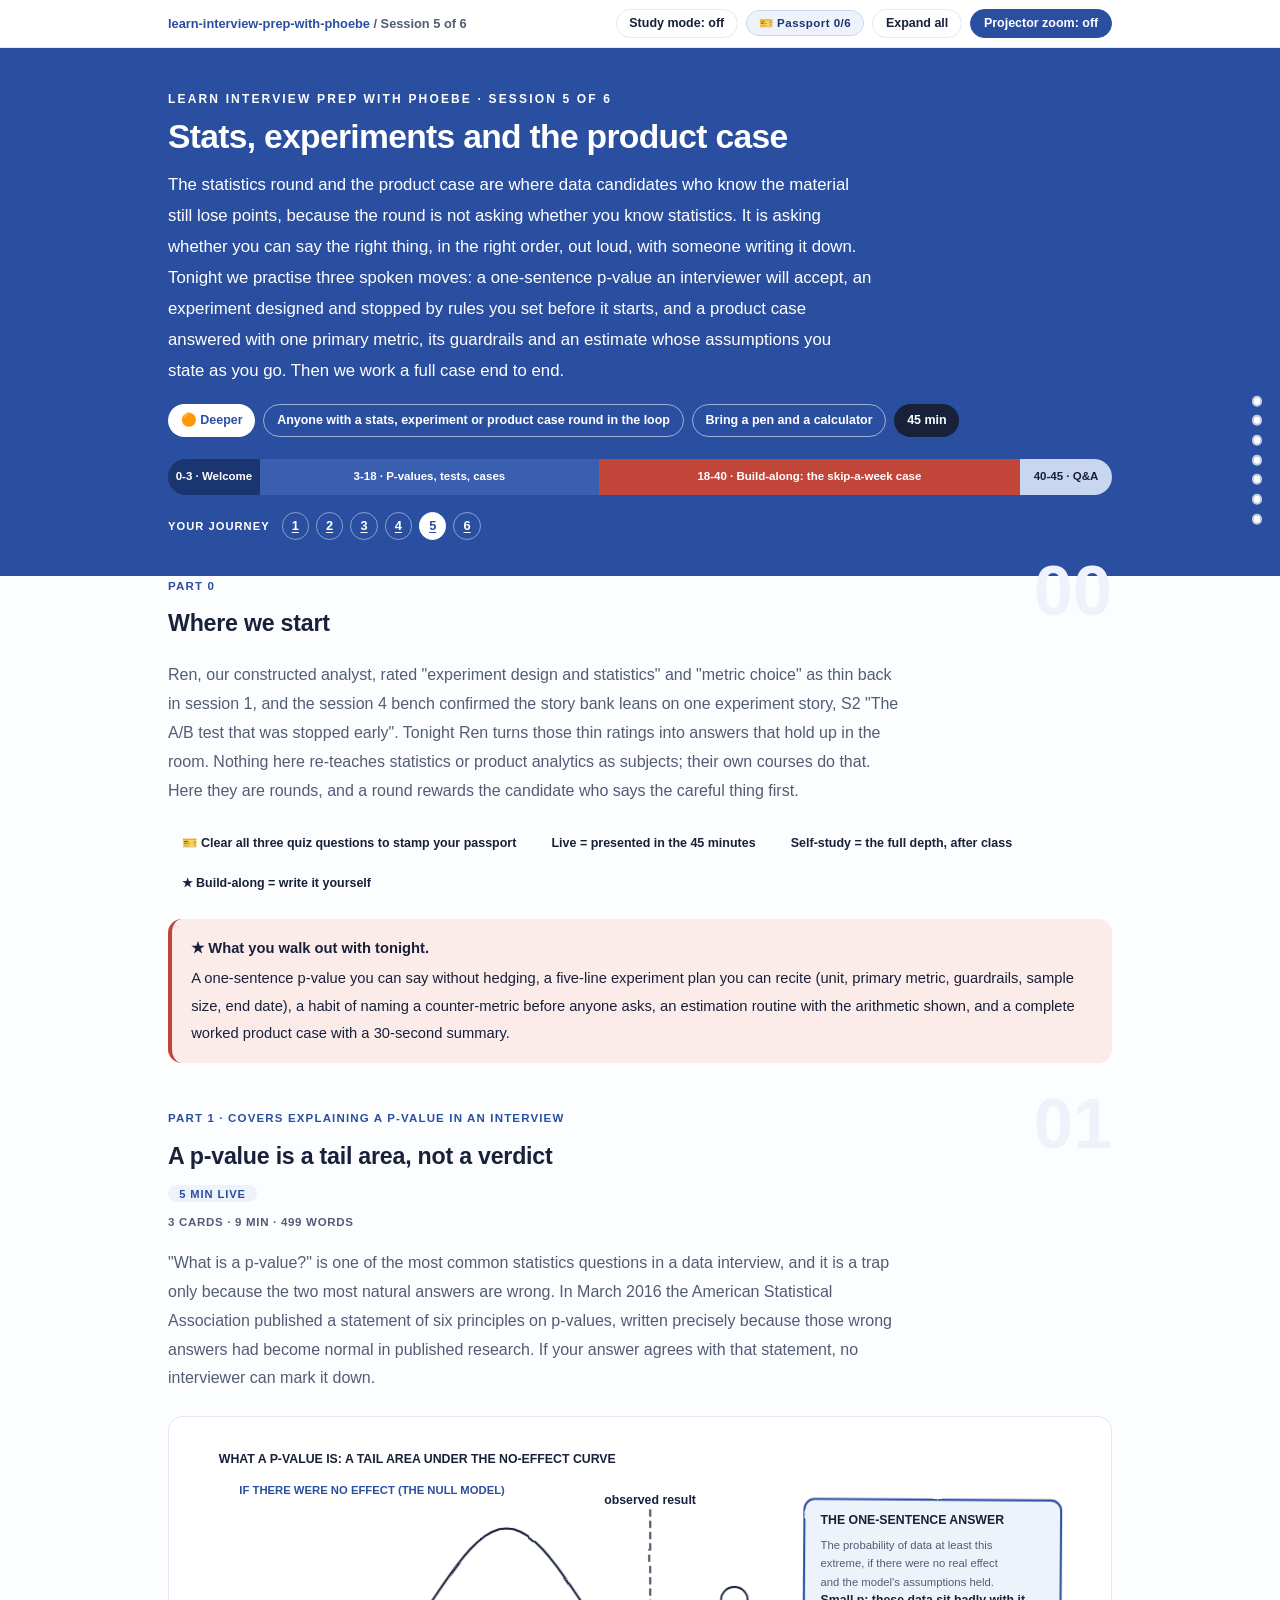
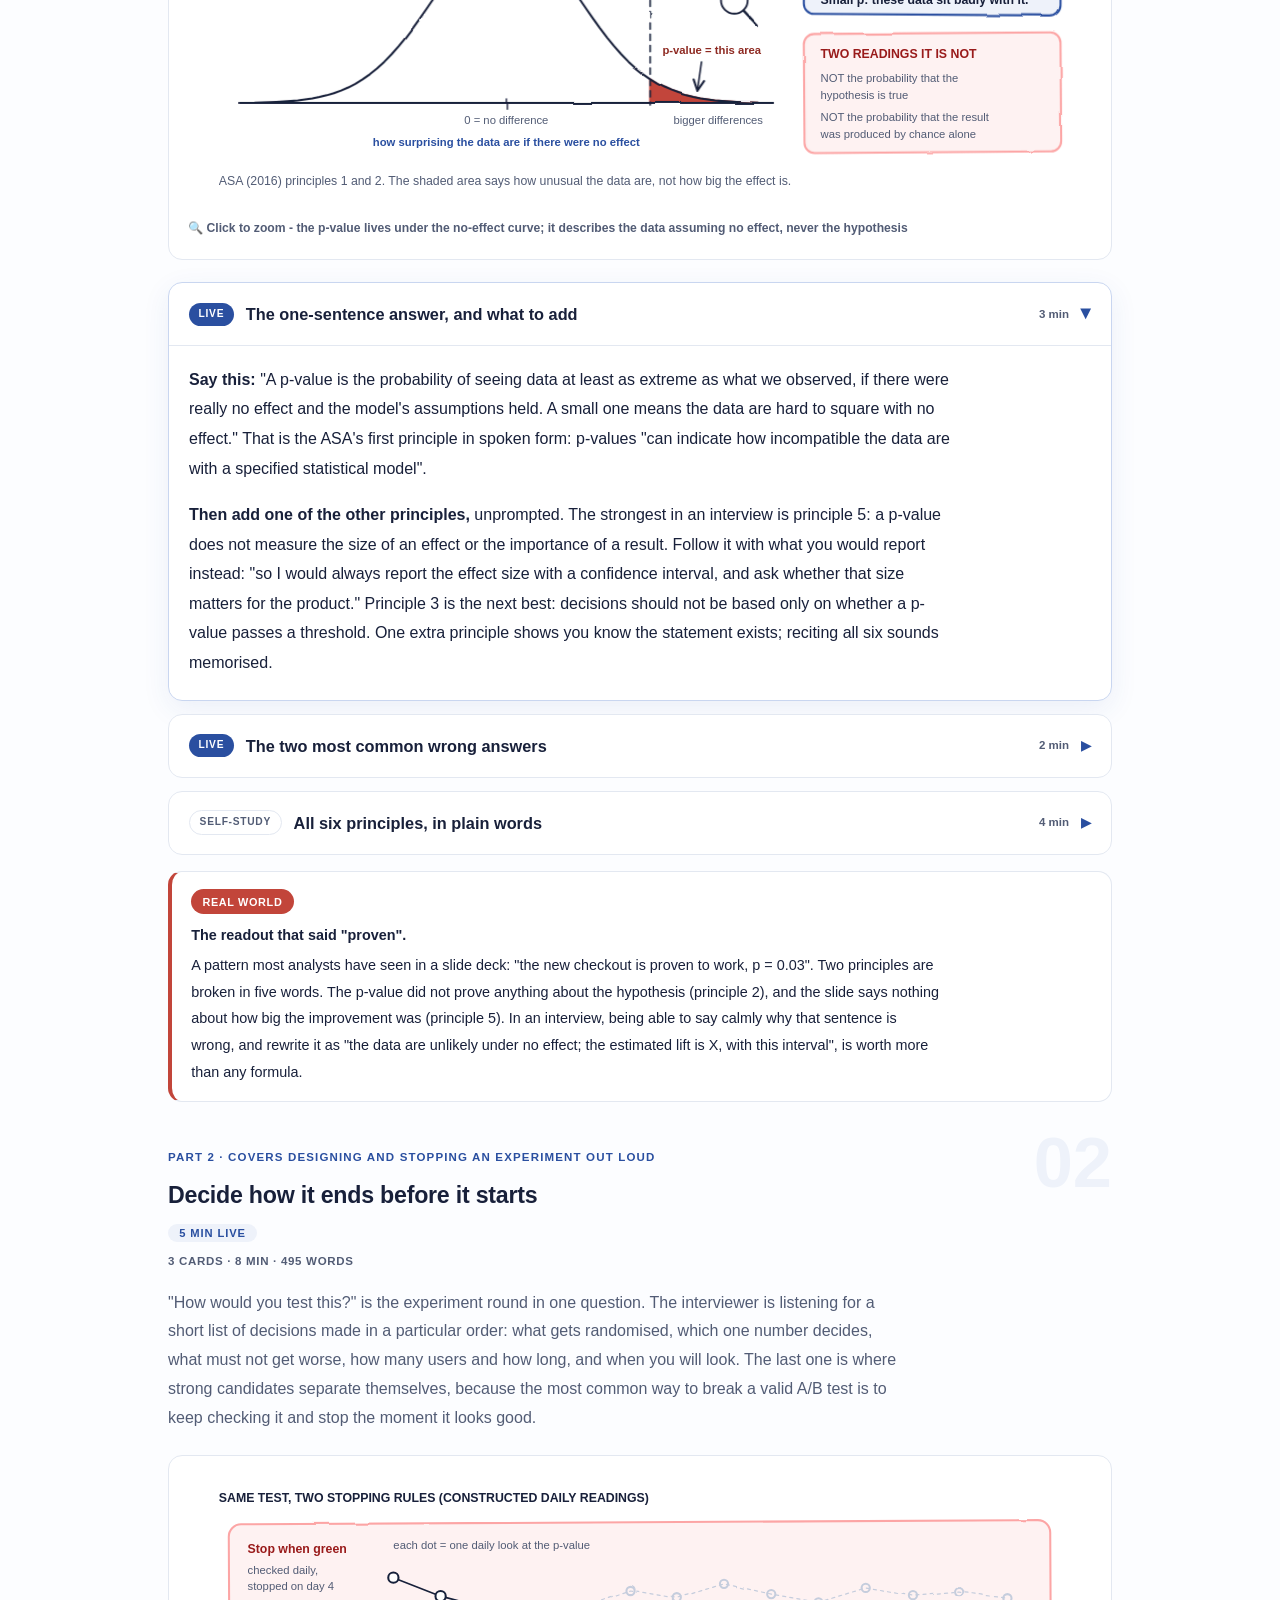
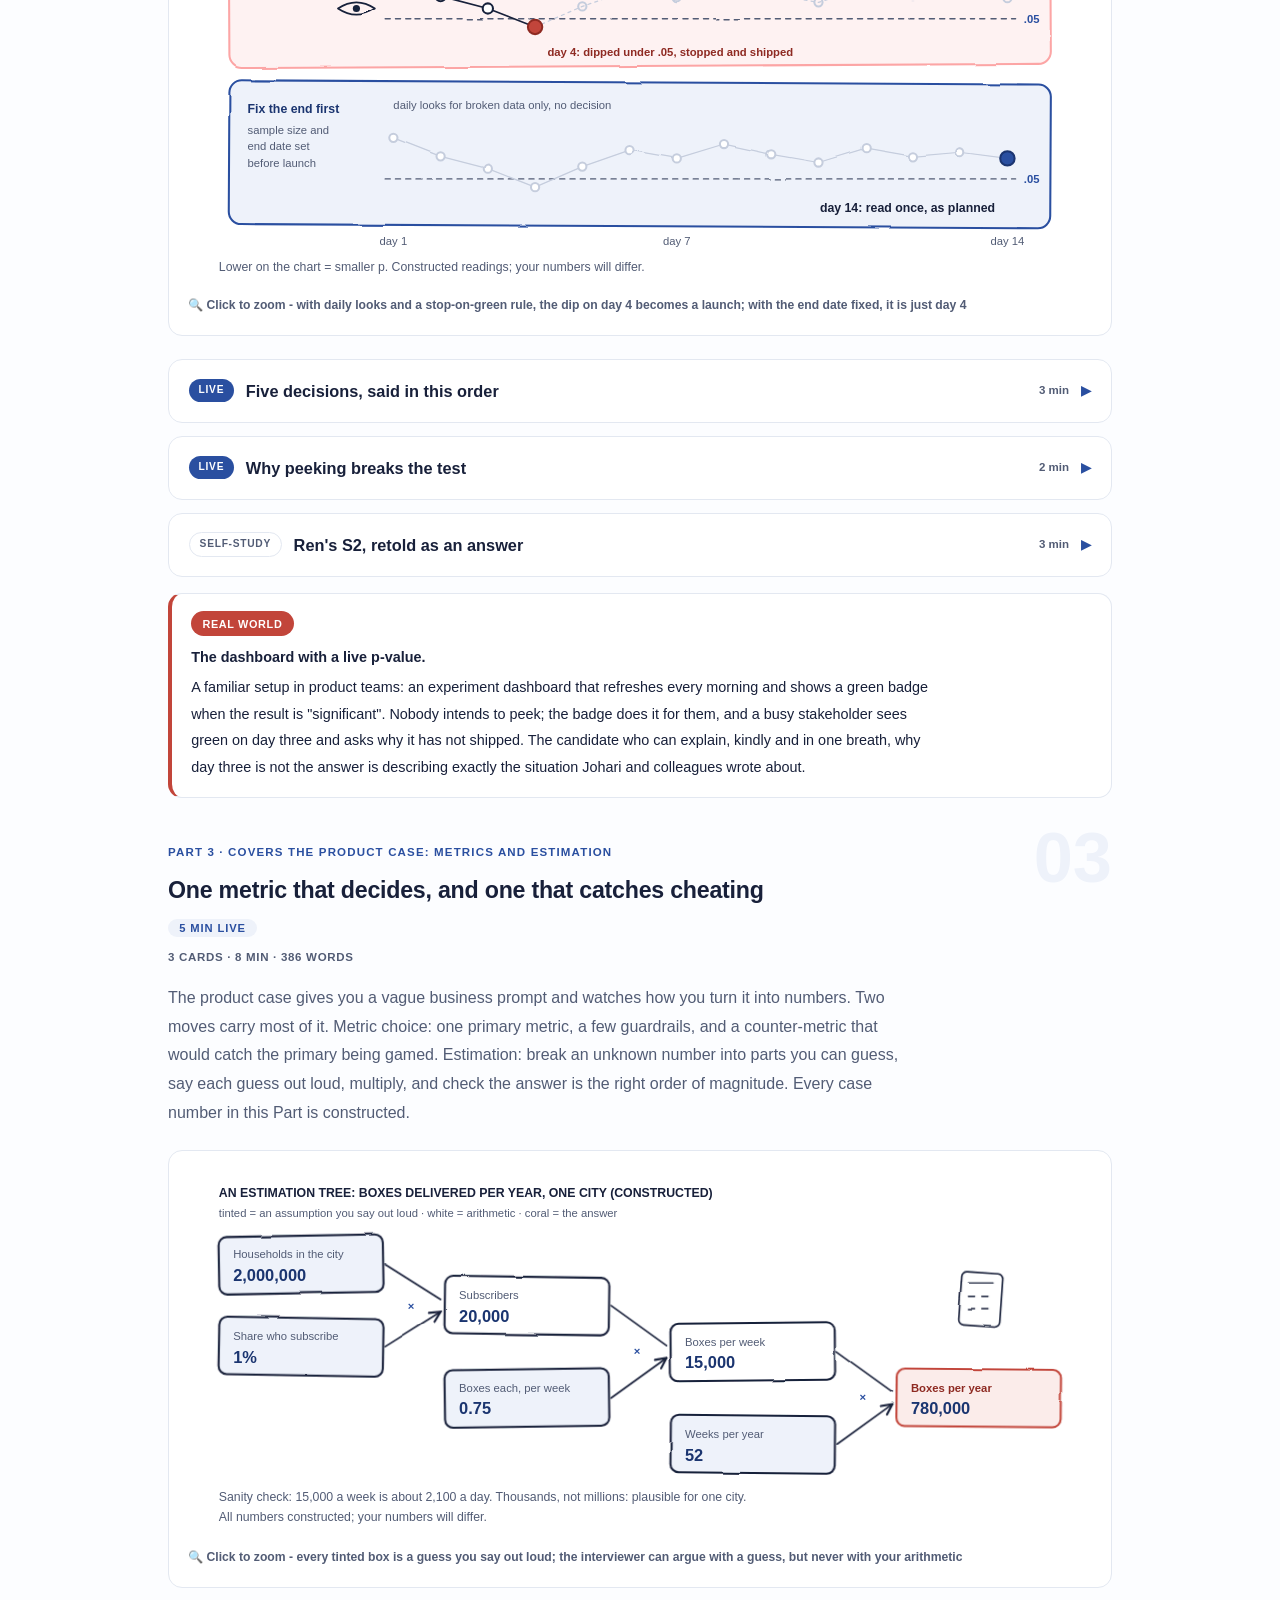
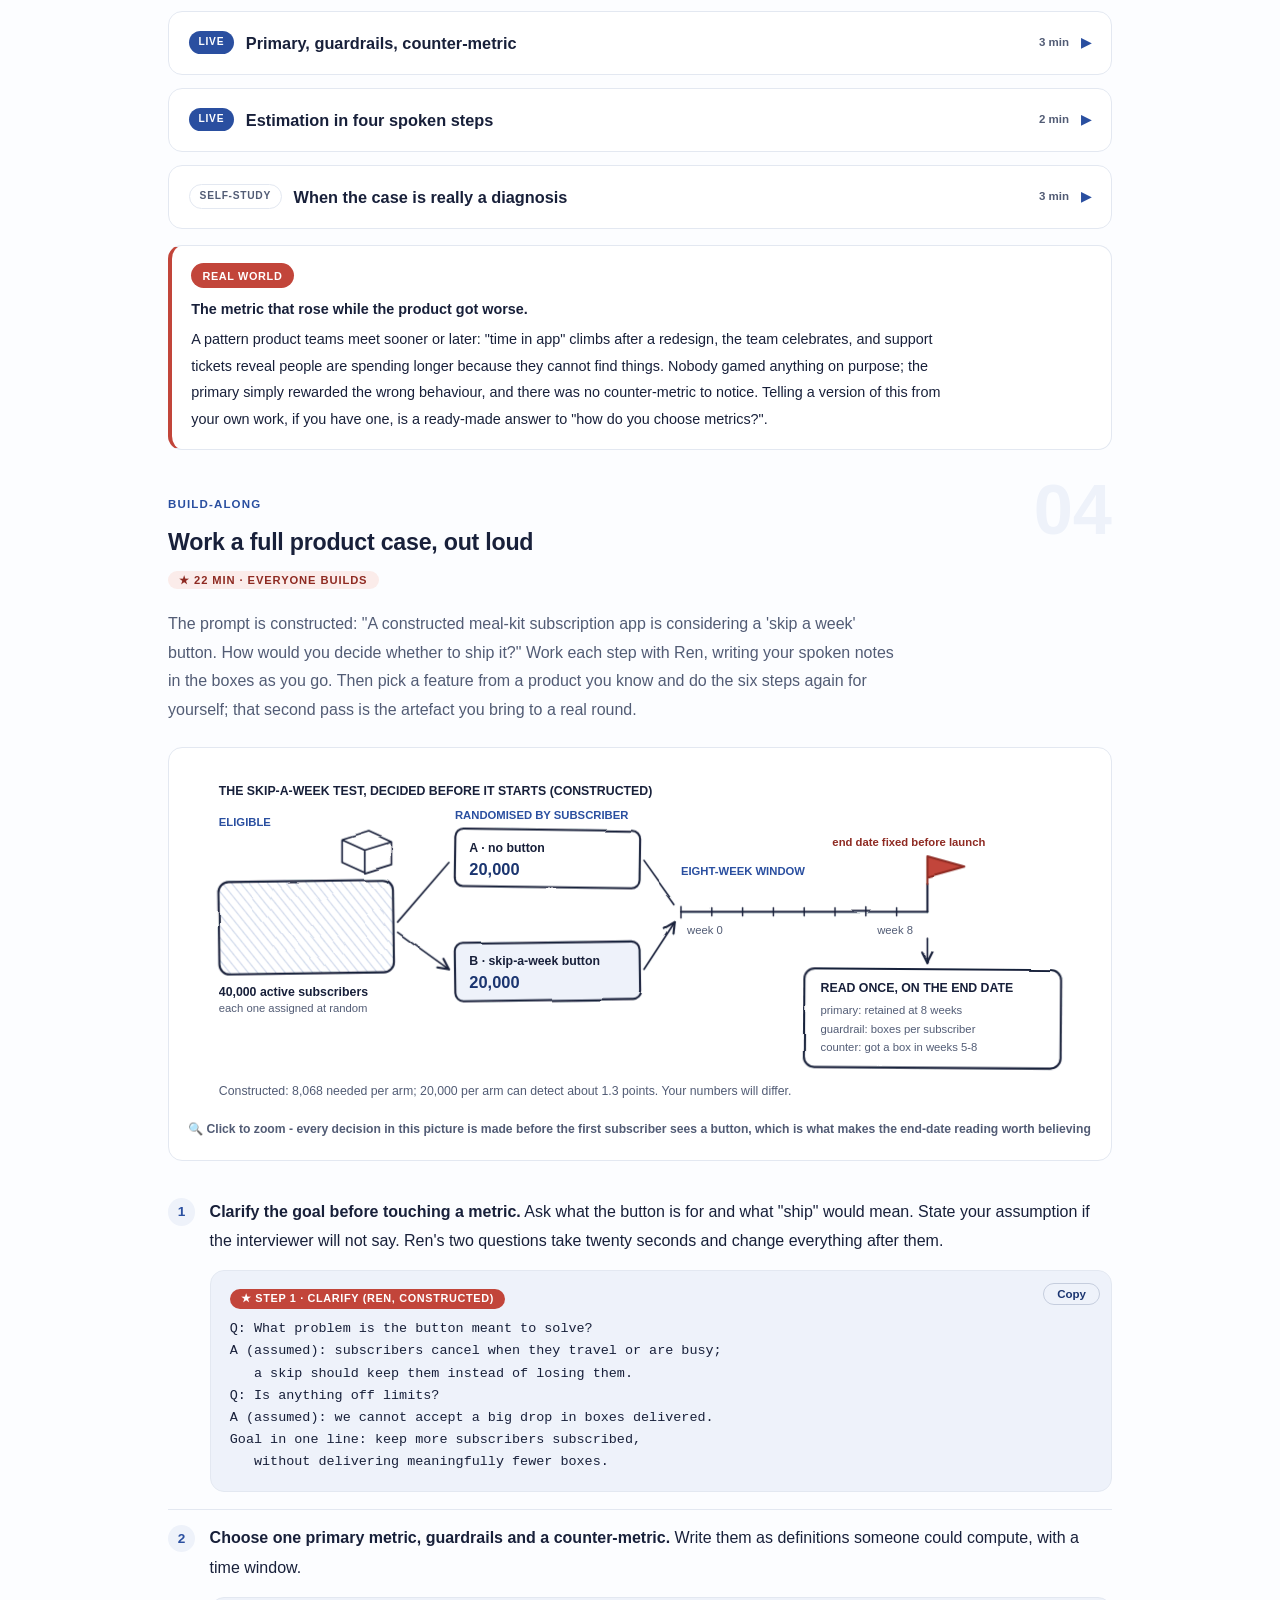
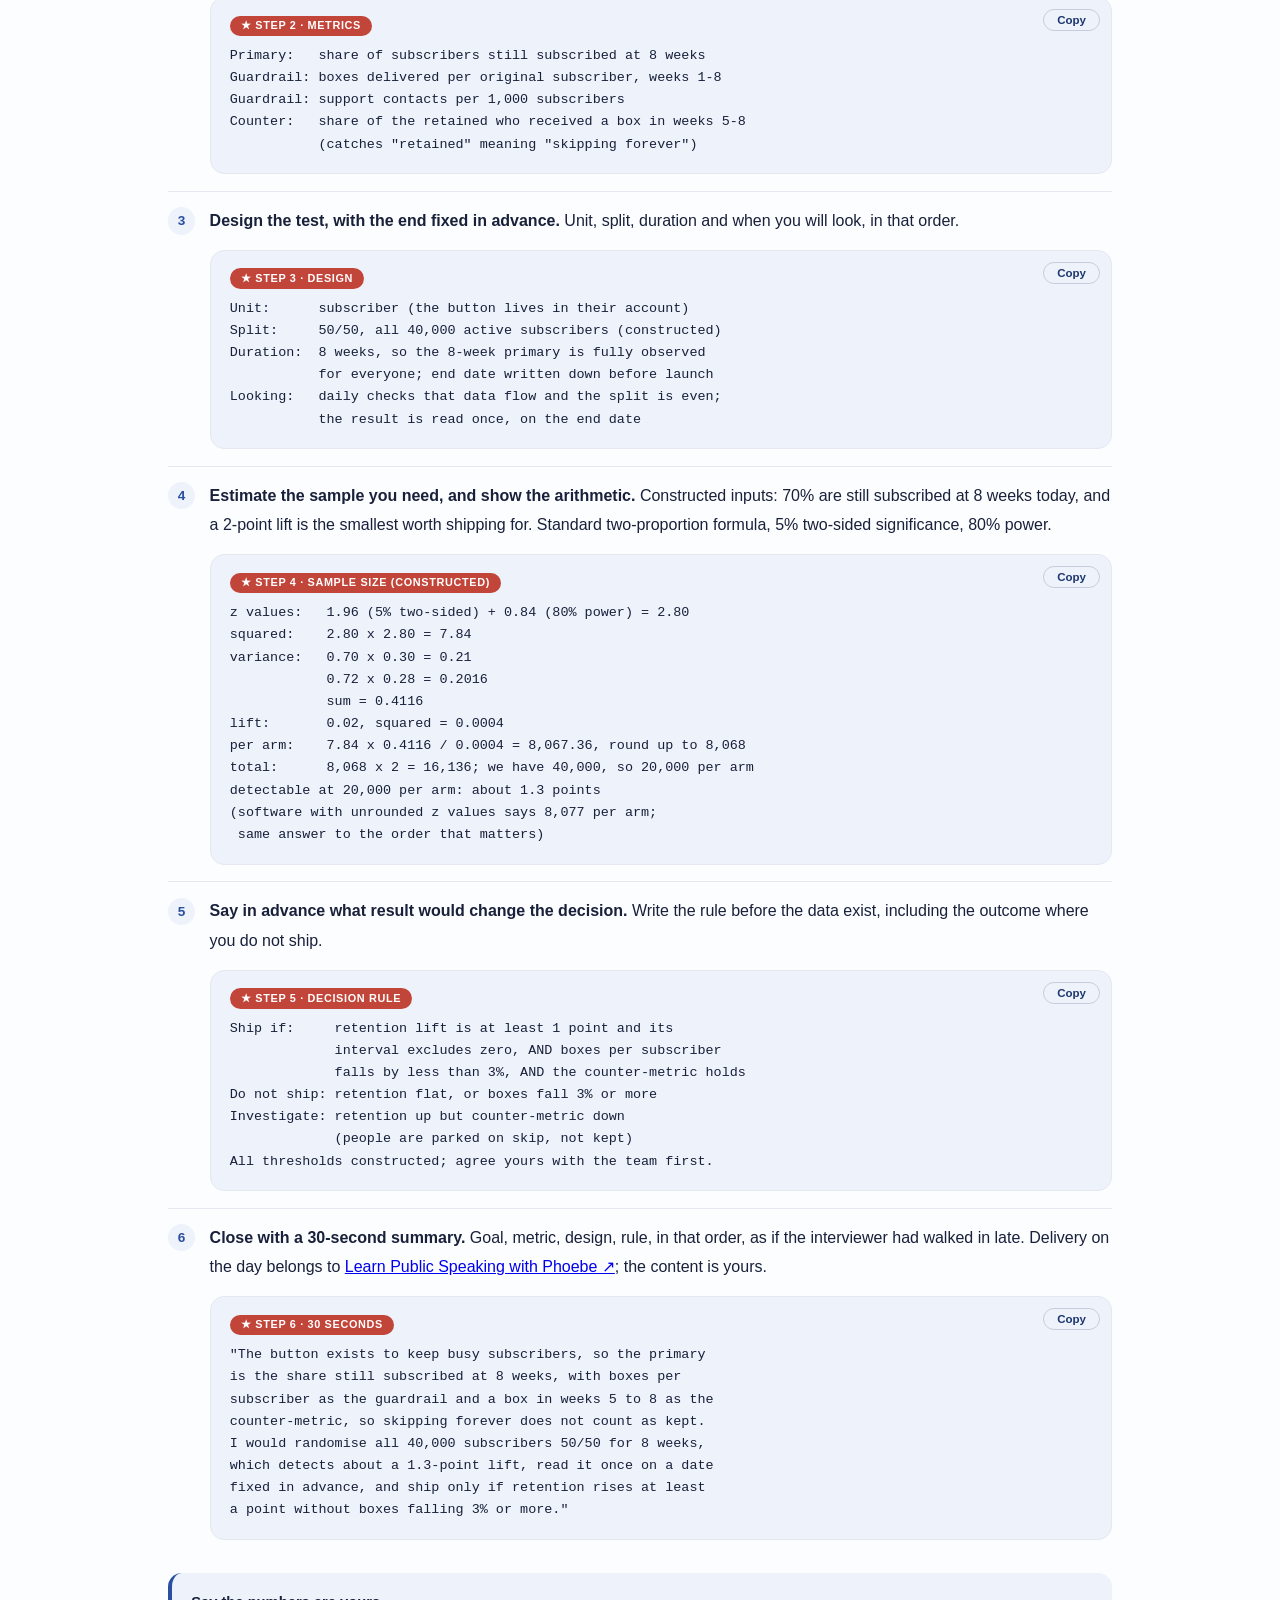
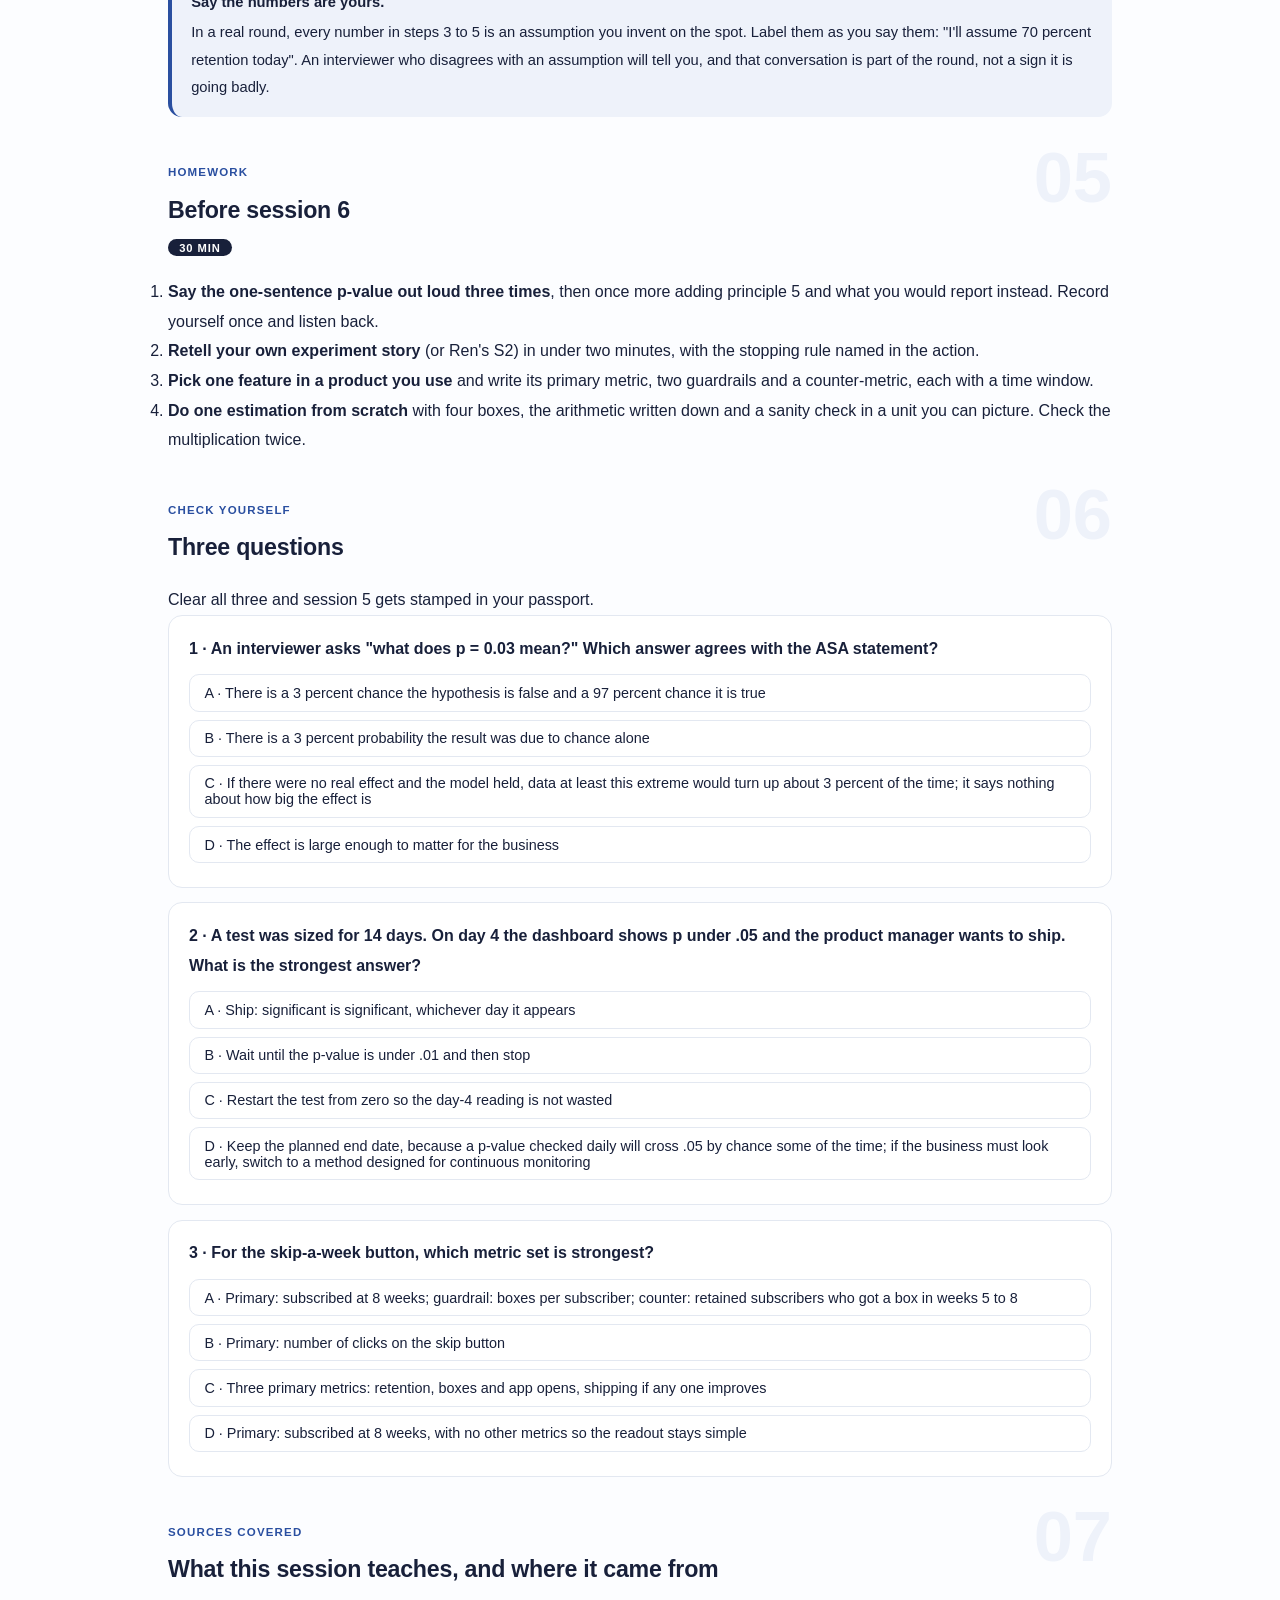
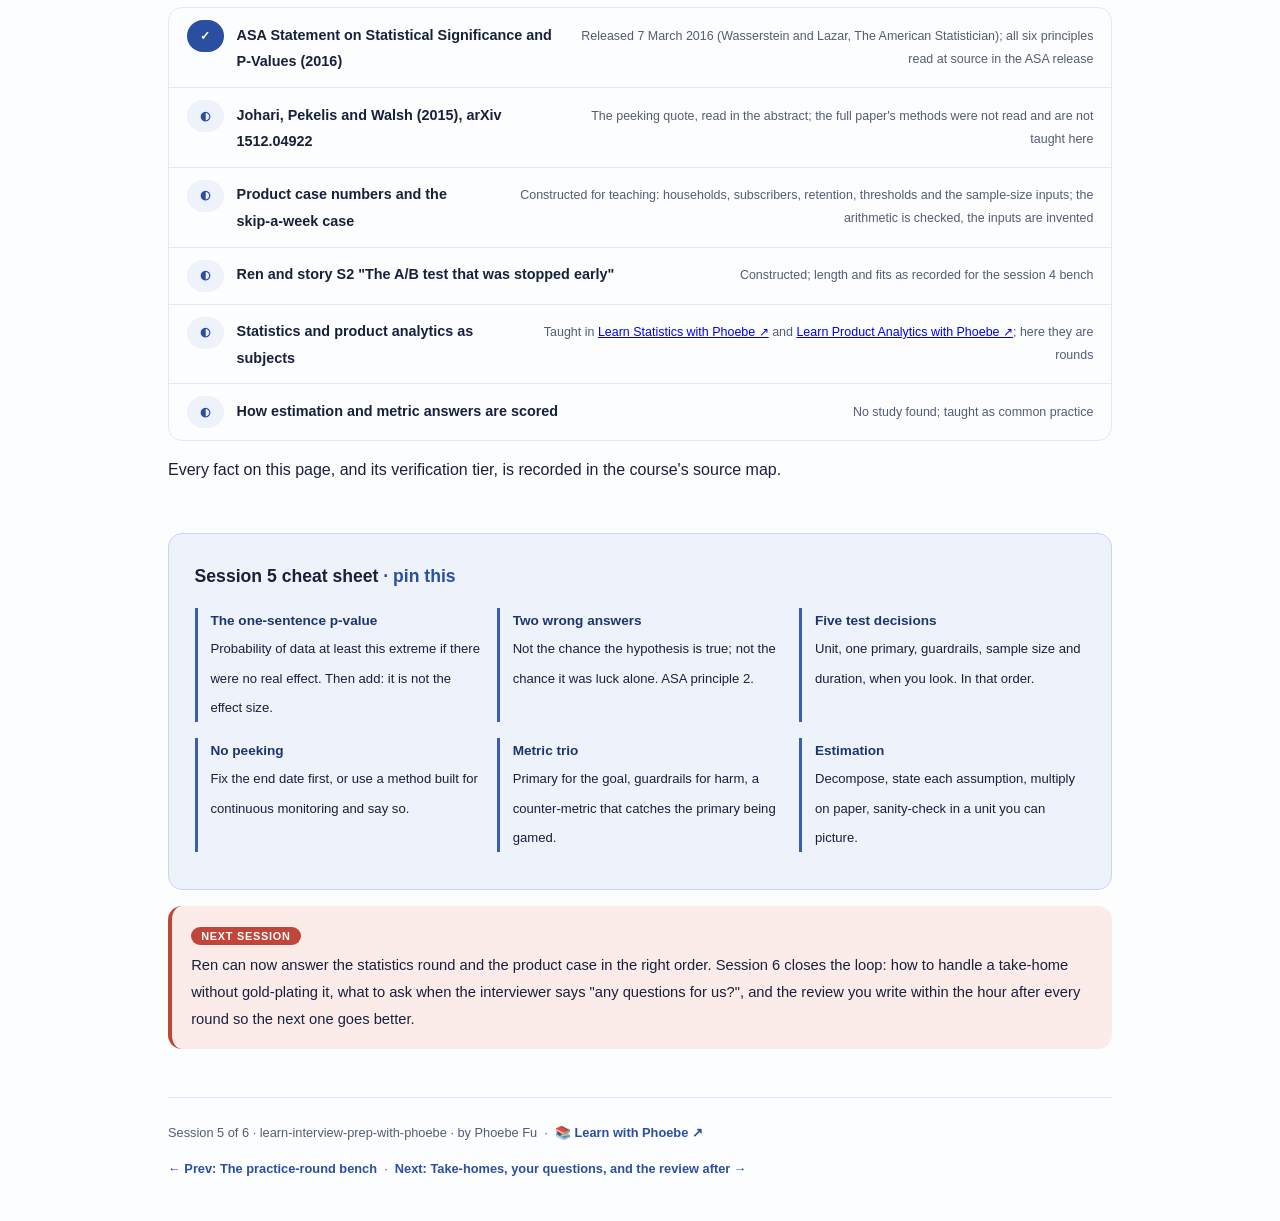
<file: courses/05-stats-and-the-product-case.html>
<!DOCTYPE html>
<html lang="en">
<head>
<meta charset="UTF-8">
<meta name="viewport" content="width=device-width, initial-scale=1.0">
<!-- social:start -->
<meta name="description" content="Session 5 of 6. The statistics round and the product case, as rounds. Explain a p-value in one sentence the ASA statement would accept, design and stop an experiment out loud without peeking, choose a primary metric with guardrails and a counter-metric, and estimate with stated assumptions. Worked end to end on a constructed skip-a-week case.">
<meta property="og:type" content="article">
<meta property="og:site_name" content="Learn with Phoebe">
<meta property="og:title" content="Stats, experiments and the product case - learn interview prep with phoebe">
<meta property="og:description" content="Session 5 of 6. One-sentence p-values, experiments decided in advance, metrics with guardrails, and estimation you can check out loud.">
<meta property="og:url" content="https://phoebefu6.github.io/learn-interview-prep-with-phoebe/courses/05-stats-and-the-product-case.html">
<meta property="og:image" content="https://phoebefu6.github.io/learn-interview-prep-with-phoebe/assets/og-cover.png">
<meta property="og:image:width" content="1200">
<meta property="og:image:height" content="630">
<meta name="twitter:card" content="summary_large_image">
<meta name="twitter:title" content="Stats, experiments and the product case - learn interview prep with phoebe">
<meta name="twitter:description" content="Session 5 of 6. Say what a p-value is, decide the end date first, and pick a metric that cannot be gamed.">
<meta name="twitter:image" content="https://phoebefu6.github.io/learn-interview-prep-with-phoebe/assets/og-cover.png">
<!-- social:end -->
<title>Session 5 · Stats, experiments and the product case - learn interview prep with phoebe</title>
<link rel="stylesheet" href="../assets/style.css?v=20">
</head>
<body>

<div class="toolbar">
  <div class="wrap">
    <span class="crumb"><a href="../index.html">learn-interview-prep-with-phoebe</a> / Session 5 of 6</span>
    <button class="btn" id="toggle-all" type="button">Expand all</button>
    <button class="btn primary" id="zoom-toggle" type="button">Projector zoom: off</button>
  </div>
</div>

<header class="masthead">
  <div class="wrap">
    <div class="eyebrow">Learn Interview Prep with Phoebe · Session 5 of 6</div>
    <h1>Stats, experiments and the <span class="accent">product case</span></h1>
    <p class="sub">The statistics round and the product case are where data candidates who know the material still lose points, because the round is not asking whether you know statistics. It is asking whether you can say the right thing, in the right order, out loud, with someone writing it down. Tonight we practise three spoken moves: a one-sentence p-value an interviewer will accept, an experiment designed and stopped by rules you set before it starts, and a product case answered with one primary metric, its guardrails and an estimate whose assumptions you state as you go. Then we work a full case end to end.</p>
    <div class="chip-row">
      <span class="chip level">🟠 Deeper</span>
      <span class="chip audience">Anyone with a stats, experiment or product case round in the loop</span>
      <span class="chip audience">Bring a pen and a calculator</span>
      <span class="chip time">45 min</span>
    </div>
    <div class="agenda">
      <span class="a1" style="flex:1">0-3 · Welcome</span>
      <span class="a2" style="flex:4">3-18 · P-values, tests, cases</span>
      <span class="a3" style="flex:5">18-40 · Build-along: the skip-a-week case</span>
      <span class="a4" style="flex:1">40-45 · Q&amp;A</span>
    </div>
  </div>
</header>

<main class="wrap">

  <section class="section" id="intro">
    <div class="section-kicker">
      <span class="klabel">Part 0</span>
      <h2>Where we start</h2>
    </div>
    <p class="lede">Ren, our constructed analyst, rated "experiment design and statistics" and "metric choice" as thin back in session 1, and the session 4 bench confirmed the story bank leans on one experiment story, S2 "The A/B test that was stopped early". Tonight Ren turns those thin ratings into answers that hold up in the room. Nothing here re-teaches statistics or product analytics as subjects; their own courses do that. Here they are rounds, and a round rewards the candidate who says the careful thing first.</p>

    <div class="legend">
      <span class="pill">🎫 Clear all three quiz questions to stamp your passport</span>
      <span class="pill">Live = presented in the 45 minutes</span>
      <span class="pill">Self-study = the full depth, after class</span>
      <span class="pill">★ Build-along = write it yourself</span>
    </div>

    <div class="callout win">
      <p><strong>★ What you walk out with tonight.</strong> A one-sentence p-value you can say without hedging, a five-line experiment plan you can recite (unit, primary metric, guardrails, sample size, end date), a habit of naming a counter-metric before anyone asks, an estimation routine with the arithmetic shown, and a complete worked product case with a 30-second summary.</p>
    </div>
  </section>

  <section class="section" id="part-1">
    <div class="section-kicker">
      <span class="klabel">Part 1 · covers explaining a p-value in an interview</span>
      <h2>A p-value is a tail area, not a verdict</h2>
      <span class="tag concept">5 min live</span>
    </div>
    <p class="lede">"What is a p-value?" is one of the most common statistics questions in a data interview, and it is a trap only because the two most natural answers are wrong. In March 2016 the American Statistical Association published a statement of six principles on p-values, written precisely because those wrong answers had become normal in published research. If your answer agrees with that statement, no interviewer can mark it down.</p>

    <figure class="zoomable">
      <svg viewBox="0 0 880 362" xmlns="http://www.w3.org/2000/svg" role="img" aria-label="A bell-shaped curve labelled the no-effect model, centred on zero difference. A dashed vertical line marks the observed result to the right of centre, and the small area under the curve beyond that line is shaded coral and labelled p-value equals this area. Caption under the curve: how surprising the data are if there were no effect. On the right, a blue box gives the one-sentence answer, and a red box lists two readings it is not: the chance the hypothesis is true, and the chance the result was luck alone.">
        <defs>
          <filter id="p5aSk" x="-3%" y="-3%" width="106%" height="106%"><feTurbulence type="fractalNoise" baseFrequency="0.02" numOctaves="2" seed="51" result="n"/><feDisplacementMap in="SourceGraphic" in2="n" scale="2.4" xChannelSelector="R" yChannelSelector="G"/></filter>
          <pattern id="p5aHc" patternUnits="userSpaceOnUse" width="7" height="7" patternTransform="rotate(-38)"><line x1="0" y1="0" x2="0" y2="7" stroke="#2A4FA0" stroke-width="1" opacity=".5"/></pattern>
          <marker id="p5aAr" viewBox="0 0 10 10" refX="9" refY="5" markerWidth="8" markerHeight="8" orient="auto"><path d="M1 1 L9 5 L1 9" fill="none" stroke="#18203A" stroke-width="1.6" stroke-linecap="round"/></marker>
        </defs>
        <style>
          .p5aH { font: 800 12px Inter, sans-serif; fill: #18203A; }
          .p5aL { font: 600 12px Inter, sans-serif; fill: #18203A; }
          .p5aS { font: 400 11px Inter, sans-serif; fill: #525C75; }
          .p5aB { font: 800 11px Inter, sans-serif; fill: #8E2A22; }
          .p5aR { font: 800 12px Inter, sans-serif; fill: #991B1B; }
          .p5aA { font: 700 11px Inter, sans-serif; fill: #2A4FA0; }
          .p5aN { font: 400 12px Inter, sans-serif; fill: #525C75; }
        </style>

        <text class="p5aH" x="30" y="26">WHAT A P-VALUE IS: A TAIL AREA UNDER THE NO-EFFECT CURVE</text>
        <text class="p5aA" x="50" y="56">IF THERE WERE NO EFFECT (THE NULL MODEL)</text>

        <g filter="url(#p5aSk)" fill="none" stroke="#18203A" stroke-width="2" stroke-linecap="round" stroke-linejoin="round">
          <path d="M450 260 L450 237.0 L457 241.3 L464 244.9 L471 247.9 L478 250.5 L485 252.5 L492 254.2 L499 255.6 L506 256.6 L513 257.5 L520 258.1 L527 258.6 L534 259.0 L541 259.3 L548 259.5 L555 259.6 L555 260 Z" fill="#C2453A" stroke="#C2453A"/>
          <path d="M65 259.6 L72 259.5 L79 259.3 L86 259.0 L93 258.6 L100 258.1 L107 257.5 L114 256.6 L121 255.6 L128 254.2 L135 252.5 L142 250.5 L149 247.9 L156 244.9 L163 241.3 L170 237.0 L177 232.0 L184 226.4 L191 219.9 L198 212.7 L205 204.8 L212 196.2 L219 187.0 L226 177.3 L233 167.2 L240 156.9 L247 146.6 L254 136.6 L261 126.9 L268 118.0 L275 110.0 L282 103.1 L289 97.5 L296 93.4 L303 90.8 L310 90.0 L317 90.8 L324 93.4 L331 97.5 L338 103.1 L345 110.0 L352 118.0 L359 126.9 L366 136.6 L373 146.6 L380 156.9 L387 167.2 L394 177.3 L401 187.0 L408 196.2 L415 204.8 L422 212.7 L429 219.9 L436 226.4 L443 232.0 L450 237.0 L457 241.3 L464 244.9 L471 247.9 L478 250.5 L485 252.5 L492 254.2 L499 255.6 L506 256.6 L513 257.5 L520 258.1 L527 258.6 L534 259.0 L541 259.3 L548 259.5 L555 259.6"/>
          <path d="M50 260 L570 260"/>
          <path d="M310 256 L310 266" stroke-width="1.4"/>
          <path d="M450 72 L450 262" stroke-dasharray="6 5" stroke-width="1.6"/>
          <path d="M500 220 L496 248" marker-end="url(#p5aAr)" stroke-width="1.6"/>
          <circle cx="532" cy="160" r="13" stroke-width="1.8"/>
          <path d="M541 170 L554 184" stroke-width="2.4"/>
          <rect x="600" y="62" width="250" height="112" rx="10" transform="rotate(0.4 725 118)" fill="#EEF2FA" stroke="#2A4FA0"/>
          <rect x="600" y="192" width="250" height="116" rx="10" transform="rotate(-0.4 725 250)" fill="#FEF2F2" stroke="#FCA5A5"/>
        </g>

        <text class="p5aL" x="450" y="66" text-anchor="middle">observed result</text>
        <text class="p5aB" x="462" y="212">p-value = this area</text>
        <text class="p5aS" x="310" y="280" text-anchor="middle">0 = no difference</text>
        <text class="p5aS" x="560" y="280" text-anchor="end">bigger differences</text>
        <text class="p5aA" x="310" y="302" text-anchor="middle">how surprising the data are if there were no effect</text>

        <text class="p5aH" x="616" y="86">THE ONE-SENTENCE ANSWER</text>
        <text class="p5aS" x="616" y="110">The probability of data at least this</text>
        <text class="p5aS" x="616" y="128">extreme, if there were no real effect</text>
        <text class="p5aS" x="616" y="146">and the model's assumptions held.</text>
        <text class="p5aL" x="616" y="164">Small p: these data sit badly with it.</text>

        <text class="p5aR" x="616" y="216">TWO READINGS IT IS NOT</text>
        <text class="p5aS" x="616" y="240">NOT the probability that the</text>
        <text class="p5aS" x="616" y="256">hypothesis is true</text>
        <text class="p5aS" x="616" y="278">NOT the probability that the result</text>
        <text class="p5aS" x="616" y="294">was produced by chance alone</text>

        <text class="p5aN" x="30" y="340">ASA (2016) principles 1 and 2. The shaded area says how unusual the data are, not how big the effect is.</text>
      </svg>
      <figcaption>🔍 Click to zoom - the p-value lives under the no-effect curve; it describes the data assuming no effect, never the hypothesis</figcaption>
    </figure>

    <details class="card" open>
      <summary><span class="mode live">Live</span>The one-sentence answer, and what to add<span class="mini">3 min</span><span class="caret">▶</span></summary>
      <div class="body">
        <p><strong>Say this:</strong> "A p-value is the probability of seeing data at least as extreme as what we observed, if there were really no effect and the model's assumptions held. A small one means the data are hard to square with no effect." That is the ASA's first principle in spoken form: p-values "can indicate how incompatible the data are with a specified statistical model".</p>
        <p><strong>Then add one of the other principles,</strong> unprompted. The strongest in an interview is principle 5: a p-value does not measure the size of an effect or the importance of a result. Follow it with what you would report instead: "so I would always report the effect size with a confidence interval, and ask whether that size matters for the product." Principle 3 is the next best: decisions should not be based only on whether a p-value passes a threshold. One extra principle shows you know the statement exists; reciting all six sounds memorised.</p>
      </div>
    </details>

    <details class="card">
      <summary><span class="mode live">Live</span>The two most common wrong answers<span class="mini">2 min</span><span class="caret">▶</span></summary>
      <div class="body">
        <p><strong>"It's the probability the hypothesis is true."</strong> The p-value is computed by assuming there is no effect, so it cannot also be the probability that there is one. The ASA's second principle says p-values do not measure the probability that the studied hypothesis is true.</p>
        <p><strong>"It's the probability the result was due to chance."</strong> This one sounds careful, which is why it survives. The same second principle rules it out: p-values do not measure the probability that the data were produced by random chance alone. The difference is the direction of the condition. The p-value is "probability of data this extreme, given no effect", not "probability of no effect, given these data". If an interviewer pushes, saying exactly that sentence about direction is the answer they are hoping to hear.</p>
      </div>
    </details>

    <details class="card">
      <summary><span class="mode self">Self-study</span>All six principles, in plain words<span class="mini">4 min</span><span class="caret">▶</span></summary>
      <div class="body">
        <p>The ASA Statement on Statistical Significance and P-Values was released on 7 March 2016 (Wasserstein and Lazar, The American Statistician). Its six principles, paraphrased closely from the ASA's release:</p>
        <ol>
          <li>P-values can indicate how incompatible the data are with a specified statistical model.</li>
          <li>P-values do not measure the probability that the studied hypothesis is true, or the probability that the data were produced by random chance alone.</li>
          <li>Scientific conclusions and business or policy decisions should not be based only on whether a p-value passes a specific threshold.</li>
          <li>Proper inference requires full reporting and transparency.</li>
          <li>A p-value, or statistical significance, does not measure the size of an effect or the importance of a result.</li>
          <li>By itself, a p-value does not provide a good measure of evidence regarding a model or hypothesis.</li>
        </ol>
        <p><strong>Effect size is not significance.</strong> With enough users, a difference too small to matter will come out with a tiny p-value; with too few, a difference worth a lot can come out with a large one. That is principle 5 at work, and it is why every experiment readout in the build-along reports the size of the change and a decision rule, not a pass or fail. For the mathematics behind all of this, <a href="https://phoebefu6.github.io/learn-statistics-with-phoebe/">Learn Statistics with Phoebe ↗</a> owns the subject.</p>
      </div>
    </details>

    <div class="callout example">
      <span class="ex-pill">Real world</span>
      <p><strong>The readout that said "proven".</strong> A pattern most analysts have seen in a slide deck: "the new checkout is proven to work, p = 0.03". Two principles are broken in five words. The p-value did not prove anything about the hypothesis (principle 2), and the slide says nothing about how big the improvement was (principle 5). In an interview, being able to say calmly why that sentence is wrong, and rewrite it as "the data are unlikely under no effect; the estimated lift is X, with this interval", is worth more than any formula.</p>
    </div>
  </section>

  <section class="section" id="part-2">
    <div class="section-kicker">
      <span class="klabel">Part 2 · covers designing and stopping an experiment out loud</span>
      <h2>Decide how it ends before it starts</h2>
      <span class="tag concept">5 min live</span>
    </div>
    <p class="lede">"How would you test this?" is the experiment round in one question. The interviewer is listening for a short list of decisions made in a particular order: what gets randomised, which one number decides, what must not get worse, how many users and how long, and when you will look. The last one is where strong candidates separate themselves, because the most common way to break a valid A/B test is to keep checking it and stop the moment it looks good.</p>

    <figure class="zoomable">
      <svg viewBox="0 0 880 398" xmlns="http://www.w3.org/2000/svg" role="img" aria-label="Two lanes showing the same fourteen constructed daily readings of a test's p-value against a .05 line. Top lane, red, stop when green: the analyst checks daily, the reading dips under .05 on day 4, and the test is stopped and shipped there; the later readings drift back above the line. Bottom lane, blue, fix the end first: daily looks are for broken data only, and the result is read once on day 14 as planned, above the line.">
        <defs>
          <filter id="p5bSk" x="-3%" y="-3%" width="106%" height="106%"><feTurbulence type="fractalNoise" baseFrequency="0.02" numOctaves="2" seed="53" result="n"/><feDisplacementMap in="SourceGraphic" in2="n" scale="2.4" xChannelSelector="R" yChannelSelector="G"/></filter>
          <pattern id="p5bHc" patternUnits="userSpaceOnUse" width="7" height="7" patternTransform="rotate(-38)"><line x1="0" y1="0" x2="0" y2="7" stroke="#2A4FA0" stroke-width="1" opacity=".5"/></pattern>
          <marker id="p5bAr" viewBox="0 0 10 10" refX="9" refY="5" markerWidth="8" markerHeight="8" orient="auto"><path d="M1 1 L9 5 L1 9" fill="none" stroke="#18203A" stroke-width="1.6" stroke-linecap="round"/></marker>
        </defs>
        <style>
          .p5bH { font: 800 12px Inter, sans-serif; fill: #18203A; }
          .p5bL { font: 600 12px Inter, sans-serif; fill: #18203A; }
          .p5bS { font: 400 11px Inter, sans-serif; fill: #525C75; }
          .p5bB { font: 800 11px Inter, sans-serif; fill: #8E2A22; }
          .p5bR { font: 800 12px Inter, sans-serif; fill: #991B1B; }
          .p5bD { font: 800 12px Inter, sans-serif; fill: #1B3570; }
          .p5bA { font: 700 11px Inter, sans-serif; fill: #2A4FA0; }
          .p5bN { font: 400 12px Inter, sans-serif; fill: #525C75; }
        </style>

        <text class="p5bH" x="30" y="26">SAME TEST, TWO STOPPING RULES (CONSTRUCTED DAILY READINGS)</text>

        <g filter="url(#p5bSk)" fill="none" stroke="#18203A" stroke-width="2" stroke-linecap="round" stroke-linejoin="round">
          <rect x="40" y="46" width="800" height="140" rx="12" transform="rotate(-0.3 440 116)" fill="#FEF2F2" stroke="#FCA5A5"/>
          <rect x="40" y="202" width="800" height="140" rx="12" transform="rotate(0.3 440 272)" fill="#EEF2FA" stroke="#2A4FA0"/>
          <path d="M192 140 L806 140" stroke-dasharray="5 5" stroke-width="1.3" stroke="#525C75"/>
          <path d="M192 296 L806 296" stroke-dasharray="5 5" stroke-width="1.3" stroke="#525C75"/>
          <path d="M200 100 L246 118 L292 130 L338 148" stroke-width="1.6"/>
          <path d="M338 148 L384 128 L430 112 L476 120 L522 106 L568 116 L614 124 L660 110 L706 118 L752 114 L798 120" stroke-width="1.2" stroke="#C5CDDD" stroke-dasharray="3 4"/>
          <circle cx="200" cy="100" r="5" fill="#FFFFFF"/>
          <circle cx="246" cy="118" r="5" fill="#FFFFFF"/>
          <circle cx="292" cy="130" r="5" fill="#FFFFFF"/>
          <circle cx="338" cy="148" r="7" fill="#C2453A" stroke="#8E2A22"/>
          <circle cx="384" cy="128" r="4" stroke="#C5CDDD"/>
          <circle cx="430" cy="112" r="4" stroke="#C5CDDD"/>
          <circle cx="476" cy="120" r="4" stroke="#C5CDDD"/>
          <circle cx="522" cy="106" r="4" stroke="#C5CDDD"/>
          <circle cx="568" cy="116" r="4" stroke="#C5CDDD"/>
          <circle cx="614" cy="124" r="4" stroke="#C5CDDD"/>
          <circle cx="660" cy="110" r="4" stroke="#C5CDDD"/>
          <circle cx="706" cy="118" r="4" stroke="#C5CDDD"/>
          <circle cx="752" cy="114" r="4" stroke="#C5CDDD"/>
          <circle cx="798" cy="120" r="4" stroke="#C5CDDD"/>
          <path d="M200 256 L246 274 L292 286 L338 304 L384 284 L430 268 L476 276 L522 262 L568 272 L614 280 L660 266 L706 274 L752 270 L798 276" stroke-width="1.2" stroke="#C5CDDD"/>
          <circle cx="200" cy="256" r="4" stroke="#C5CDDD" fill="#FFFFFF"/>
          <circle cx="246" cy="274" r="4" stroke="#C5CDDD" fill="#FFFFFF"/>
          <circle cx="292" cy="286" r="4" stroke="#C5CDDD" fill="#FFFFFF"/>
          <circle cx="338" cy="304" r="4" stroke="#C5CDDD" fill="#FFFFFF"/>
          <circle cx="384" cy="284" r="4" stroke="#C5CDDD" fill="#FFFFFF"/>
          <circle cx="430" cy="268" r="4" stroke="#C5CDDD" fill="#FFFFFF"/>
          <circle cx="476" cy="276" r="4" stroke="#C5CDDD" fill="#FFFFFF"/>
          <circle cx="522" cy="262" r="4" stroke="#C5CDDD" fill="#FFFFFF"/>
          <circle cx="568" cy="272" r="4" stroke="#C5CDDD" fill="#FFFFFF"/>
          <circle cx="614" cy="280" r="4" stroke="#C5CDDD" fill="#FFFFFF"/>
          <circle cx="660" cy="266" r="4" stroke="#C5CDDD" fill="#FFFFFF"/>
          <circle cx="706" cy="274" r="4" stroke="#C5CDDD" fill="#FFFFFF"/>
          <circle cx="752" cy="270" r="4" stroke="#C5CDDD" fill="#FFFFFF"/>
          <circle cx="798" cy="276" r="7" fill="#2A4FA0" stroke="#1B3570"/>
          <path d="M146 130 Q164 118 182 130 Q164 142 146 130 Z" stroke-width="1.6"/>
          <circle cx="164" cy="130" r="3.5" fill="#18203A" stroke="none"/>
        </g>

        <text class="p5bR" x="58" y="76">Stop when green</text>
        <text class="p5bS" x="58" y="96">checked daily,</text>
        <text class="p5bS" x="58" y="112">stopped on day 4</text>
        <text class="p5bS" x="200" y="72">each dot = one daily look at the p-value</text>
        <text class="p5bA" x="814" y="144">.05</text>
        <text class="p5bB" x="350" y="176">day 4: dipped under .05, stopped and shipped</text>

        <text class="p5bD" x="58" y="232">Fix the end first</text>
        <text class="p5bS" x="58" y="252">sample size and</text>
        <text class="p5bS" x="58" y="268">end date set</text>
        <text class="p5bS" x="58" y="284">before launch</text>
        <text class="p5bS" x="200" y="228">daily looks for broken data only, no decision</text>
        <text class="p5bA" x="814" y="300">.05</text>
        <text class="p5bL" x="786" y="328" text-anchor="end">day 14: read once, as planned</text>

        <text class="p5bS" x="200" y="360" text-anchor="middle">day 1</text>
        <text class="p5bS" x="476" y="360" text-anchor="middle">day 7</text>
        <text class="p5bS" x="798" y="360" text-anchor="middle">day 14</text>
        <text class="p5bN" x="30" y="386">Lower on the chart = smaller p. Constructed readings; your numbers will differ.</text>
      </svg>
      <figcaption>🔍 Click to zoom - with daily looks and a stop-on-green rule, the dip on day 4 becomes a launch; with the end date fixed, it is just day 4</figcaption>
    </figure>

    <details class="card">
      <summary><span class="mode live">Live</span>Five decisions, said in this order<span class="mini">3 min</span><span class="caret">▶</span></summary>
      <div class="body">
        <p><strong>1. Unit of randomisation.</strong> Who gets assigned to a version: a user, an account, a session, a store. Choose the unit the change acts on, and say why. If one person can see both versions, say how you would stop that.</p>
        <p><strong>2. One primary metric.</strong> The single number that decides. Naming two primary metrics is naming none, because one of them will move by chance.</p>
        <p><strong>3. Guardrails.</strong> Two or three numbers that must not get meaningfully worse, even if the primary improves: support contacts, latency, cancellations, revenue proxies.</p>
        <p><strong>4. Sample size and duration, decided in advance.</strong> From a baseline rate, the smallest change worth acting on, and the error rates you accept. Round the duration up to whole weeks so weekdays and weekends are both in it.</p>
        <p><strong>5. When you will look.</strong> "I would read it once, at the end date, and only look before then to check the data are flowing and the split is even." That sentence is the one interviewers remember.</p>
      </div>
    </details>

    <details class="card">
      <summary><span class="mode live">Live</span>Why peeking breaks the test<span class="mini">2 min</span><span class="caret">▶</span></summary>
      <div class="body">
        <p>A standard p-value assumes the sample size was fixed before anyone looked. Check every day and stop the first time it dips under .05, and you have given chance fourteen tries to cross the line instead of one. Even with no real effect, a reading that wanders will cross it sometimes, and the stop-on-green rule turns that one crossing into a launch.</p>
        <p><strong>Johari, Pekelis and Walsh (2015, arXiv 1512.04922)</strong> put it bluntly in their abstract: standard p-values and confidence intervals are “wholly unreliable if users endogenously choose samples sizes by continuously monitoring their tests”. Their paper goes on to propose "always valid" inference built to survive continuous monitoring. In an interview you need the problem and one remedy: fix the end in advance, or, if the business genuinely needs to look early, use a method designed for sequential looks and say so. The details of those methods belong to <a href="https://phoebefu6.github.io/learn-statistics-with-phoebe/">Learn Statistics with Phoebe ↗</a>.</p>
      </div>
    </details>

    <details class="card">
      <summary><span class="mode self">Self-study</span>Ren's S2, retold as an answer<span class="mini">3 min</span><span class="caret">▶</span></summary>
      <div class="body">
        <p>Ren's constructed story S2, "The A/B test that was stopped early", runs 260 seconds in the bank, the longest of the eight. Its honest fits are experiments strong, pushing back strong, metric choice thin. Part 2 gives Ren the vocabulary to tell it in under two minutes and to make it serve the stats round as well as the behavioural one.</p>
        <p><strong>Situation and task:</strong> a product manager wanted to stop a test on day four because the dashboard showed a significant result. <strong>Action:</strong> Ren explained that the test had been sized for two weeks, that a reading checked daily will cross the line by chance some of the time, and proposed keeping the planned end date while watching guardrails daily. <strong>Result:</strong> at the end date the lift was much smaller than on day four, and the team decided on a smaller rollout. Every detail is constructed; the shape is what you copy. If an interviewer then asks "what would you do if the business could not wait?", Ren has the second half of the Johari answer ready.</p>
      </div>
    </details>

    <div class="callout example">
      <span class="ex-pill">Real world</span>
      <p><strong>The dashboard with a live p-value.</strong> A familiar setup in product teams: an experiment dashboard that refreshes every morning and shows a green badge when the result is "significant". Nobody intends to peek; the badge does it for them, and a busy stakeholder sees green on day three and asks why it has not shipped. The candidate who can explain, kindly and in one breath, why day three is not the answer is describing exactly the situation Johari and colleagues wrote about.</p>
    </div>
  </section>

  <section class="section" id="part-3">
    <div class="section-kicker">
      <span class="klabel">Part 3 · covers the product case: metrics and estimation</span>
      <h2>One metric that decides, and one that catches cheating</h2>
      <span class="tag concept">5 min live</span>
    </div>
    <p class="lede">The product case gives you a vague business prompt and watches how you turn it into numbers. Two moves carry most of it. Metric choice: one primary metric, a few guardrails, and a counter-metric that would catch the primary being gamed. Estimation: break an unknown number into parts you can guess, say each guess out loud, multiply, and check the answer is the right order of magnitude. Every case number in this Part is constructed.</p>

    <figure class="zoomable">
      <svg viewBox="0 0 880 356" xmlns="http://www.w3.org/2000/svg" role="img" aria-label="An estimation tree for boxes delivered per year by a constructed meal-kit app in one city. Households in the city, 2,000,000, times share who subscribe, 1 percent, gives 20,000 subscribers. Times boxes each per week, 0.75, gives 15,000 boxes per week. Times 52 weeks per year gives 780,000 boxes per year, highlighted in coral. Sanity check: 15,000 a week is about 2,100 a day.">
        <defs>
          <filter id="p5cSk" x="-3%" y="-3%" width="106%" height="106%"><feTurbulence type="fractalNoise" baseFrequency="0.02" numOctaves="2" seed="57" result="n"/><feDisplacementMap in="SourceGraphic" in2="n" scale="2.4" xChannelSelector="R" yChannelSelector="G"/></filter>
          <pattern id="p5cHc" patternUnits="userSpaceOnUse" width="7" height="7" patternTransform="rotate(-38)"><line x1="0" y1="0" x2="0" y2="7" stroke="#2A4FA0" stroke-width="1" opacity=".5"/></pattern>
          <marker id="p5cAr" viewBox="0 0 10 10" refX="9" refY="5" markerWidth="8" markerHeight="8" orient="auto"><path d="M1 1 L9 5 L1 9" fill="none" stroke="#18203A" stroke-width="1.6" stroke-linecap="round"/></marker>
        </defs>
        <style>
          .p5cH { font: 800 12px Inter, sans-serif; fill: #18203A; }
          .p5cL { font: 600 12px Inter, sans-serif; fill: #18203A; }
          .p5cS { font: 400 11px Inter, sans-serif; fill: #525C75; }
          .p5cB { font: 800 11px Inter, sans-serif; fill: #8E2A22; }
          .p5cV { font: 800 16px Inter, sans-serif; fill: #1B3570; }
          .p5cA { font: 700 11px Inter, sans-serif; fill: #2A4FA0; }
          .p5cN { font: 400 12px Inter, sans-serif; fill: #525C75; }
        </style>

        <text class="p5cH" x="30" y="26">AN ESTIMATION TREE: BOXES DELIVERED PER YEAR, ONE CITY (CONSTRUCTED)</text>
        <text class="p5cS" x="30" y="46">tinted = an assumption you say out loud · white = arithmetic · coral = the answer</text>

        <g filter="url(#p5cSk)" fill="none" stroke="#18203A" stroke-width="2" stroke-linecap="round" stroke-linejoin="round">
          <rect x="30" y="64" width="160" height="56" rx="8" transform="rotate(-1 110 92)" fill="#EEF2FA"/>
          <rect x="30" y="144" width="160" height="56" rx="8" transform="rotate(1 110 172)" fill="#EEF2FA"/>
          <rect x="250" y="104" width="160" height="56" rx="8" transform="rotate(0.8 330 132)" fill="#FFFFFF"/>
          <rect x="250" y="194" width="160" height="56" rx="8" transform="rotate(-0.8 330 222)" fill="#EEF2FA"/>
          <rect x="470" y="149" width="160" height="56" rx="8" transform="rotate(-0.6 550 177)" fill="#FFFFFF"/>
          <rect x="470" y="239" width="160" height="56" rx="8" transform="rotate(0.6 550 267)" fill="#EEF2FA"/>
          <rect x="690" y="194" width="160" height="56" rx="8" transform="rotate(0.5 770 222)" fill="#FBECEA" stroke="#C2453A"/>
          <path d="M192 92 L246 126 M192 172 L246 138" marker-end="url(#p5cAr)" stroke-width="1.6"/>
          <path d="M412 132 L466 171 M412 222 L466 183" marker-end="url(#p5cAr)" stroke-width="1.6"/>
          <path d="M632 177 L686 216 M632 267 L686 228" marker-end="url(#p5cAr)" stroke-width="1.6"/>
          <rect x="752" y="100" width="40" height="52" rx="5" transform="rotate(4 772 126)" stroke-width="1.6" fill="#FFFFFF"/>
          <path d="M760 110 L784 110 M760 124 L766 124 M773 124 L779 124 M760 136 L766 136 M773 136 L779 136" stroke-width="1.4"/>
        </g>

        <text class="p5cS" x="44" y="86">Households in the city</text>
        <text class="p5cV" x="44" y="108">2,000,000</text>
        <text class="p5cS" x="44" y="166">Share who subscribe</text>
        <text class="p5cV" x="44" y="188">1%</text>
        <text class="p5cA" x="214" y="136">×</text>
        <text class="p5cS" x="264" y="126">Subscribers</text>
        <text class="p5cV" x="264" y="148">20,000</text>
        <text class="p5cS" x="264" y="216">Boxes each, per week</text>
        <text class="p5cV" x="264" y="238">0.75</text>
        <text class="p5cA" x="434" y="180">×</text>
        <text class="p5cS" x="484" y="171">Boxes per week</text>
        <text class="p5cV" x="484" y="193">15,000</text>
        <text class="p5cS" x="484" y="261">Weeks per year</text>
        <text class="p5cV" x="484" y="283">52</text>
        <text class="p5cA" x="654" y="225">×</text>
        <text class="p5cB" x="704" y="216">Boxes per year</text>
        <text class="p5cV" x="704" y="238">780,000</text>

        <text class="p5cN" x="30" y="322">Sanity check: 15,000 a week is about 2,100 a day. Thousands, not millions: plausible for one city.</text>
        <text class="p5cN" x="30" y="342">All numbers constructed; your numbers will differ.</text>
      </svg>
      <figcaption>🔍 Click to zoom - every tinted box is a guess you say out loud; the interviewer can argue with a guess, but never with your arithmetic</figcaption>
    </figure>

    <details class="card">
      <summary><span class="mode live">Live</span>Primary, guardrails, counter-metric<span class="mini">3 min</span><span class="caret">▶</span></summary>
      <div class="body">
        <p><strong>Primary metric:</strong> the one number that, if it moves, means the change did what it was for. Tie it to the goal you clarified, not to the feature: a "skip a week" button is for keeping subscribers, so the primary is about retention, not about how many people click skip.</p>
        <p><strong>Guardrails:</strong> what must not get meaningfully worse. For a subscription product that usually means boxes or orders delivered, support contacts and complaints, plus a technical one such as page errors.</p>
        <p><strong>Counter-metric:</strong> the number that would expose the primary being gamed. If "retained" means "has not cancelled", a feature that lets people skip forever can raise retention while nobody receives anything. A counter-metric such as "retained subscribers who received at least one box in weeks 5 to 8" catches that. Naming a counter-metric before the interviewer finds the hole is the single most convincing move in a metric question.</p>
      </div>
    </details>

    <details class="card">
      <summary><span class="mode live">Live</span>Estimation in four spoken steps<span class="mini">2 min</span><span class="caret">▶</span></summary>
      <div class="body">
        <p><strong>Decompose:</strong> "Boxes per year is subscribers, times boxes each per week, times weeks." <strong>State assumptions:</strong> say each guess and where it comes from, even roughly: "two million households is a big city; I will guess one percent subscribe." <strong>Compute:</strong> write the multiplication down and do it slowly; 2,000,000 × 1% = 20,000, × 0.75 = 15,000, × 52 = 780,000. <strong>Sanity-check:</strong> turn the answer into a unit you can picture. 15,000 a week is about 2,100 a day, which is a busy warehouse, not a corner shop and not a continent. If the check fails, say which assumption you distrust and change it out loud.</p>
        <p>Interviewers grade the structure and the check, not the closeness of your answer to a number they hold. No study was found on how estimation answers are scored; this is common practice, and it is also simply how a careful analyst works.</p>
      </div>
    </details>

    <details class="card">
      <summary><span class="mode self">Self-study</span>When the case is really a diagnosis<span class="mini">3 min</span><span class="caret">▶</span></summary>
      <div class="body">
        <p>Some product cases are not "should we ship" but "this metric fell 10 percent last week, why?". The same discipline applies in a different order: confirm the metric's definition and the data pipeline first, then split by time, platform, region and user type to find where the drop lives, then form hypotheses for that slice only. Saying "first I would check it is not a logging change" earns credit before any analysis. Product analytics as a subject, with funnels, cohorts and metric trees, belongs to <a href="https://phoebefu6.github.io/learn-product-analytics-with-phoebe/">Learn Product Analytics with Phoebe ↗</a>.</p>
      </div>
    </details>

    <div class="callout example">
      <span class="ex-pill">Real world</span>
      <p><strong>The metric that rose while the product got worse.</strong> A pattern product teams meet sooner or later: "time in app" climbs after a redesign, the team celebrates, and support tickets reveal people are spending longer because they cannot find things. Nobody gamed anything on purpose; the primary simply rewarded the wrong behaviour, and there was no counter-metric to notice. Telling a version of this from your own work, if you have one, is a ready-made answer to "how do you choose metrics?".</p>
    </div>
  </section>

  <section class="section" id="demo-1">
    <div class="section-kicker">
      <span class="klabel">Build-along</span>
      <h2>Work a full product case, out loud</h2>
      <span class="tag demo">★ 22 min · everyone builds</span>
    </div>
    <p class="lede">The prompt is constructed: "A constructed meal-kit subscription app is considering a 'skip a week' button. How would you decide whether to ship it?" Work each step with Ren, writing your spoken notes in the boxes as you go. Then pick a feature from a product you know and do the six steps again for yourself; that second pass is the artefact you bring to a real round.</p>

    <figure class="zoomable">
      <svg viewBox="0 0 880 332" xmlns="http://www.w3.org/2000/svg" role="img" aria-label="The skip-a-week test design. 40,000 constructed active subscribers are randomised by subscriber into arm A with no button, 20,000, and arm B with the skip-a-week button, 20,000. Both run along an eight-week window to an end date fixed before launch, flagged in coral. On that date the result is read once: primary, retained at 8 weeks; guardrail, boxes per subscriber; counter, got a box in weeks 5 to 8.">
        <defs>
          <filter id="p5dSk" x="-3%" y="-3%" width="106%" height="106%"><feTurbulence type="fractalNoise" baseFrequency="0.02" numOctaves="2" seed="59" result="n"/><feDisplacementMap in="SourceGraphic" in2="n" scale="2.4" xChannelSelector="R" yChannelSelector="G"/></filter>
          <pattern id="p5dHc" patternUnits="userSpaceOnUse" width="7" height="7" patternTransform="rotate(-38)"><line x1="0" y1="0" x2="0" y2="7" stroke="#2A4FA0" stroke-width="1" opacity=".5"/></pattern>
          <marker id="p5dAr" viewBox="0 0 10 10" refX="9" refY="5" markerWidth="8" markerHeight="8" orient="auto"><path d="M1 1 L9 5 L1 9" fill="none" stroke="#18203A" stroke-width="1.6" stroke-linecap="round"/></marker>
        </defs>
        <style>
          .p5dH { font: 800 12px Inter, sans-serif; fill: #18203A; }
          .p5dL { font: 600 12px Inter, sans-serif; fill: #18203A; }
          .p5dS { font: 400 11px Inter, sans-serif; fill: #525C75; }
          .p5dB { font: 800 11px Inter, sans-serif; fill: #8E2A22; }
          .p5dV { font: 800 16px Inter, sans-serif; fill: #1B3570; }
          .p5dA { font: 700 11px Inter, sans-serif; fill: #2A4FA0; }
          .p5dN { font: 400 12px Inter, sans-serif; fill: #525C75; }
        </style>

        <text class="p5dH" x="30" y="26">THE SKIP-A-WEEK TEST, DECIDED BEFORE IT STARTS (CONSTRUCTED)</text>
        <text class="p5dA" x="30" y="56">ELIGIBLE</text>
        <text class="p5dA" x="260" y="50">RANDOMISED BY SUBSCRIBER</text>
        <text class="p5dA" x="480" y="104">EIGHT-WEEK WINDOW</text>

        <g filter="url(#p5dSk)" fill="none" stroke="#18203A" stroke-width="2" stroke-linecap="round" stroke-linejoin="round">
          <rect x="30" y="110" width="170" height="90" rx="10" transform="rotate(-0.8 115 155)" fill="url(#p5dHc)"/>
          <path d="M150 70 L176 62 L198 72 L172 80 Z M150 70 L150 92 L172 102 L172 80 M198 72 L198 94 L172 102" stroke-width="1.6"/>
          <path d="M204 150 L254 92 M204 160 L254 196" marker-end="url(#p5dAr)" stroke-width="1.6"/>
          <rect x="260" y="60" width="180" height="56" rx="8" transform="rotate(0.8 350 88)" fill="#FFFFFF"/>
          <rect x="260" y="170" width="180" height="56" rx="8" transform="rotate(-0.8 350 198)" fill="#EEF2FA"/>
          <path d="M444 90 L474 132 M444 196 L474 150" marker-end="url(#p5dAr)" stroke-width="1.6"/>
          <path d="M480 140 L720 140"/>
          <path d="M480 134 L480 146 M510 136 L510 144 M540 136 L540 144 M570 136 L570 144 M600 136 L600 144 M630 136 L630 144 M660 136 L660 144 M690 136 L690 144" stroke-width="1.4"/>
          <path d="M720 140 L720 112"/>
          <path d="M720 112 L720 86 L756 96 L720 106 Z" fill="#C2453A" stroke="#8E2A22"/>
          <path d="M720 166 L720 190" marker-end="url(#p5dAr)" stroke-width="1.6"/>
          <rect x="600" y="196" width="250" height="96" rx="10" transform="rotate(0.4 725 244)" fill="#FFFFFF"/>
        </g>

        <text class="p5dL" x="30" y="222">40,000 active subscribers</text>
        <text class="p5dS" x="30" y="238">each one assigned at random</text>
        <text class="p5dL" x="274" y="82">A · no button</text>
        <text class="p5dV" x="274" y="104">20,000</text>
        <text class="p5dL" x="274" y="192">B · skip-a-week button</text>
        <text class="p5dV" x="274" y="214">20,000</text>
        <text class="p5dS" x="486" y="162">week 0</text>
        <text class="p5dS" x="706" y="162" text-anchor="end">week 8</text>
        <text class="p5dB" x="702" y="76" text-anchor="middle">end date fixed before launch</text>
        <text class="p5dH" x="616" y="218">READ ONCE, ON THE END DATE</text>
        <text class="p5dS" x="616" y="240">primary: retained at 8 weeks</text>
        <text class="p5dS" x="616" y="258">guardrail: boxes per subscriber</text>
        <text class="p5dS" x="616" y="276">counter: got a box in weeks 5-8</text>

        <text class="p5dN" x="30" y="318">Constructed: 8,068 needed per arm; 20,000 per arm can detect about 1.3 points. Your numbers will differ.</text>
      </svg>
      <figcaption>🔍 Click to zoom - every decision in this picture is made before the first subscriber sees a button, which is what makes the end-date reading worth believing</figcaption>
    </figure>

    <div class="steps">
      <div class="step">
        <p><strong>Clarify the goal before touching a metric.</strong> Ask what the button is for and what "ship" would mean. State your assumption if the interviewer will not say. Ren's two questions take twenty seconds and change everything after them.</p>
        <div class="prompt-box good"><span class="label">★ Step 1 · clarify (Ren, constructed)</span>Q: What problem is the button meant to solve?
A (assumed): subscribers cancel when they travel or are busy;
   a skip should keep them instead of losing them.
Q: Is anything off limits?
A (assumed): we cannot accept a big drop in boxes delivered.
Goal in one line: keep more subscribers subscribed,
   without delivering meaningfully fewer boxes.</div>
      </div>
      <div class="step">
        <p><strong>Choose one primary metric, guardrails and a counter-metric.</strong> Write them as definitions someone could compute, with a time window.</p>
        <div class="prompt-box good"><span class="label">★ Step 2 · metrics</span>Primary:   share of subscribers still subscribed at 8 weeks
Guardrail: boxes delivered per original subscriber, weeks 1-8
Guardrail: support contacts per 1,000 subscribers
Counter:   share of the retained who received a box in weeks 5-8
           (catches "retained" meaning "skipping forever")</div>
      </div>
      <div class="step">
        <p><strong>Design the test, with the end fixed in advance.</strong> Unit, split, duration and when you will look, in that order.</p>
        <div class="prompt-box good"><span class="label">★ Step 3 · design</span>Unit:      subscriber (the button lives in their account)
Split:     50/50, all 40,000 active subscribers (constructed)
Duration:  8 weeks, so the 8-week primary is fully observed
           for everyone; end date written down before launch
Looking:   daily checks that data flow and the split is even;
           the result is read once, on the end date</div>
      </div>
      <div class="step">
        <p><strong>Estimate the sample you need, and show the arithmetic.</strong> Constructed inputs: 70% are still subscribed at 8 weeks today, and a 2-point lift is the smallest worth shipping for. Standard two-proportion formula, 5% two-sided significance, 80% power.</p>
        <div class="prompt-box good"><span class="label">★ Step 4 · sample size (constructed)</span>z values:   1.96 (5% two-sided) + 0.84 (80% power) = 2.80
squared:    2.80 x 2.80 = 7.84
variance:   0.70 x 0.30 = 0.21
            0.72 x 0.28 = 0.2016
            sum = 0.4116
lift:       0.02, squared = 0.0004
per arm:    7.84 x 0.4116 / 0.0004 = 8,067.36, round up to 8,068
total:      8,068 x 2 = 16,136; we have 40,000, so 20,000 per arm
detectable at 20,000 per arm: about 1.3 points
(software with unrounded z values says 8,077 per arm;
 same answer to the order that matters)</div>
      </div>
      <div class="step">
        <p><strong>Say in advance what result would change the decision.</strong> Write the rule before the data exist, including the outcome where you do not ship.</p>
        <div class="prompt-box good"><span class="label">★ Step 5 · decision rule</span>Ship if:     retention lift is at least 1 point and its
             interval excludes zero, AND boxes per subscriber
             falls by less than 3%, AND the counter-metric holds
Do not ship: retention flat, or boxes fall 3% or more
Investigate: retention up but counter-metric down
             (people are parked on skip, not kept)
All thresholds constructed; agree yours with the team first.</div>
      </div>
      <div class="step">
        <p><strong>Close with a 30-second summary.</strong> Goal, metric, design, rule, in that order, as if the interviewer had walked in late. Delivery on the day belongs to <a href="https://phoebefu6.github.io/learn-public-speaking-with-phoebe/">Learn Public Speaking with Phoebe ↗</a>; the content is yours.</p>
        <div class="prompt-box good"><span class="label">★ Step 6 · 30 seconds</span>"The button exists to keep busy subscribers, so the primary
is the share still subscribed at 8 weeks, with boxes per
subscriber as the guardrail and a box in weeks 5 to 8 as the
counter-metric, so skipping forever does not count as kept.
I would randomise all 40,000 subscribers 50/50 for 8 weeks,
which detects about a 1.3-point lift, read it once on a date
fixed in advance, and ship only if retention rises at least
a point without boxes falling 3% or more."</div>
      </div>
    </div>

    <div class="callout tip">
      <p><strong>Say the numbers are yours.</strong> In a real round, every number in steps 3 to 5 is an assumption you invent on the spot. Label them as you say them: "I'll assume 70 percent retention today". An interviewer who disagrees with an assumption will tell you, and that conversation is part of the round, not a sign it is going badly.</p>
    </div>
  </section>

  <section class="section" id="exercise">
    <div class="section-kicker">
      <span class="klabel">Homework</span>
      <h2>Before session 6</h2>
      <span class="tag exercise">30 min</span>
    </div>
    <ol>
      <li><strong>Say the one-sentence p-value out loud three times</strong>, then once more adding principle 5 and what you would report instead. Record yourself once and listen back.</li>
      <li><strong>Retell your own experiment story</strong> (or Ren's S2) in under two minutes, with the stopping rule named in the action.</li>
      <li><strong>Pick one feature in a product you use</strong> and write its primary metric, two guardrails and a counter-metric, each with a time window.</li>
      <li><strong>Do one estimation from scratch</strong> with four boxes, the arithmetic written down and a sanity check in a unit you can picture. Check the multiplication twice.</li>
    </ol>
  </section>

  <section class="section" id="quiz">
    <div class="section-kicker">
      <span class="klabel">Check yourself</span>
      <h2>Three questions</h2>
    </div>
    <p>Clear all three and session 5 gets stamped in your passport.</p>

    <div class="quiz-q" data-answer="2">
      <p class="qtext">1 · An interviewer asks "what does p = 0.03 mean?" Which answer agrees with the ASA statement?</p>
      <button class="qopt" type="button">A · There is a 3 percent chance the hypothesis is false and a 97 percent chance it is true</button>
      <button class="qopt" type="button">B · There is a 3 percent probability the result was due to chance alone</button>
      <button class="qopt" type="button">C · If there were no real effect and the model held, data at least this extreme would turn up about 3 percent of the time; it says nothing about how big the effect is</button>
      <button class="qopt" type="button">D · The effect is large enough to matter for the business</button>
      <p class="qwhy">The p-value is computed assuming no effect, so it describes the data, not the hypothesis. A and B are the two readings the ASA's second principle rules out; D confuses significance with size, which principle 5 rules out.</p>
    </div>

    <div class="quiz-q" data-answer="3">
      <p class="qtext">2 · A test was sized for 14 days. On day 4 the dashboard shows p under .05 and the product manager wants to ship. What is the strongest answer?</p>
      <button class="qopt" type="button">A · Ship: significant is significant, whichever day it appears</button>
      <button class="qopt" type="button">B · Wait until the p-value is under .01 and then stop</button>
      <button class="qopt" type="button">C · Restart the test from zero so the day-4 reading is not wasted</button>
      <button class="qopt" type="button">D · Keep the planned end date, because a p-value checked daily will cross .05 by chance some of the time; if the business must look early, switch to a method designed for continuous monitoring</button>
      <p class="qwhy">Johari, Pekelis and Walsh (2015) describe standard p-values as wholly unreliable when sample sizes are chosen by continuously monitoring the test. A ignores that, B is still stop-on-a-threshold peeking with a stricter line, and C throws away valid data without fixing the rule.</p>
    </div>

    <div class="quiz-q" data-answer="0">
      <p class="qtext">3 · For the skip-a-week button, which metric set is strongest?</p>
      <button class="qopt" type="button">A · Primary: subscribed at 8 weeks; guardrail: boxes per subscriber; counter: retained subscribers who got a box in weeks 5 to 8</button>
      <button class="qopt" type="button">B · Primary: number of clicks on the skip button</button>
      <button class="qopt" type="button">C · Three primary metrics: retention, boxes and app opens, shipping if any one improves</button>
      <button class="qopt" type="button">D · Primary: subscribed at 8 weeks, with no other metrics so the readout stays simple</button>
      <p class="qwhy">A ties the primary to the goal, protects deliveries with a guardrail, and adds a counter-metric so people parked on endless skips do not count as kept. B measures the feature, not the goal; C gives chance three tries to declare a win; D leaves the gaming hole open.</p>
    </div>

    <p class="quiz-score"></p>
  </section>

  <section class="section" id="official">
    <div class="section-kicker">
      <span class="klabel">Sources covered</span>
      <h2>What this session teaches, and where it came from</h2>
    </div>
    <div class="covered">
      <div class="covered-row"><span class="status pill solid">✓</span><span class="name">ASA Statement on Statistical Significance and P-Values (2016)</span><span class="note">Released 7 March 2016 (Wasserstein and Lazar, The American Statistician); all six principles read at source in the ASA release</span></div>
      <div class="covered-row"><span class="status pill light">◐</span><span class="name">Johari, Pekelis and Walsh (2015), arXiv 1512.04922</span><span class="note">The peeking quote, read in the abstract; the full paper's methods were not read and are not taught here</span></div>
      <div class="covered-row"><span class="status pill light">◐</span><span class="name">Product case numbers and the skip-a-week case</span><span class="note">Constructed for teaching: households, subscribers, retention, thresholds and the sample-size inputs; the arithmetic is checked, the inputs are invented</span></div>
      <div class="covered-row"><span class="status pill light">◐</span><span class="name">Ren and story S2 "The A/B test that was stopped early"</span><span class="note">Constructed; length and fits as recorded for the session 4 bench</span></div>
      <div class="covered-row"><span class="status pill light">◐</span><span class="name">Statistics and product analytics as subjects</span><span class="note">Taught in <a href="https://phoebefu6.github.io/learn-statistics-with-phoebe/">Learn Statistics with Phoebe ↗</a> and <a href="https://phoebefu6.github.io/learn-product-analytics-with-phoebe/">Learn Product Analytics with Phoebe ↗</a>; here they are rounds</span></div>
      <div class="covered-row"><span class="status pill light">◐</span><span class="name">How estimation and metric answers are scored</span><span class="note">No study found; taught as common practice</span></div>
    </div>
    <p class="mono" style="margin-top:14px">Every fact on this page, and its verification tier, is recorded in the course's source map.</p>
  </section>

  <section class="cheat" id="cheatsheet">
    <h3>Session 5 cheat sheet <span>· pin this</span></h3>
    <div class="grid-2">
      <div class="cheat-item"><b>The one-sentence p-value</b><span>Probability of data at least this extreme if there were no real effect. Then add: it is not the effect size.</span></div>
      <div class="cheat-item"><b>Two wrong answers</b><span>Not the chance the hypothesis is true; not the chance it was luck alone. ASA principle 2.</span></div>
      <div class="cheat-item"><b>Five test decisions</b><span>Unit, one primary, guardrails, sample size and duration, when you look. In that order.</span></div>
      <div class="cheat-item"><b>No peeking</b><span>Fix the end date first, or use a method built for continuous monitoring and say so.</span></div>
      <div class="cheat-item"><b>Metric trio</b><span>Primary for the goal, guardrails for harm, a counter-metric that catches the primary being gamed.</span></div>
      <div class="cheat-item"><b>Estimation</b><span>Decompose, state each assumption, multiply on paper, sanity-check in a unit you can picture.</span></div>
    </div>
  </section>

  <div class="callout next">
    <span class="nx-pill">Next session</span>
    <p>Ren can now answer the statistics round and the product case in the right order. Session 6 closes the loop: how to handle a take-home without gold-plating it, what to ask when the interviewer says "any questions for us?", and the review you write within the hour after every round so the next one goes better.</p>
  </div>

  <footer class="pagefoot">
    <span>Session 5 of 6 · learn-interview-prep-with-phoebe · by Phoebe Fu &nbsp;·&nbsp; 📚 <a href="https://phoebefu6.github.io/learn-with-phoebe/">Learn with Phoebe ↗</a></span>
    <span><a href="04-the-practice-round-bench.html">← Prev: The practice-round bench</a> &nbsp;·&nbsp; <a href="06-take-homes-and-the-review.html">Next: Take-homes, your questions, and the review after →</a></span>
  </footer>

</main>

<script src="../assets/app.js?v=18"></script>
</body>
</html>
</file>
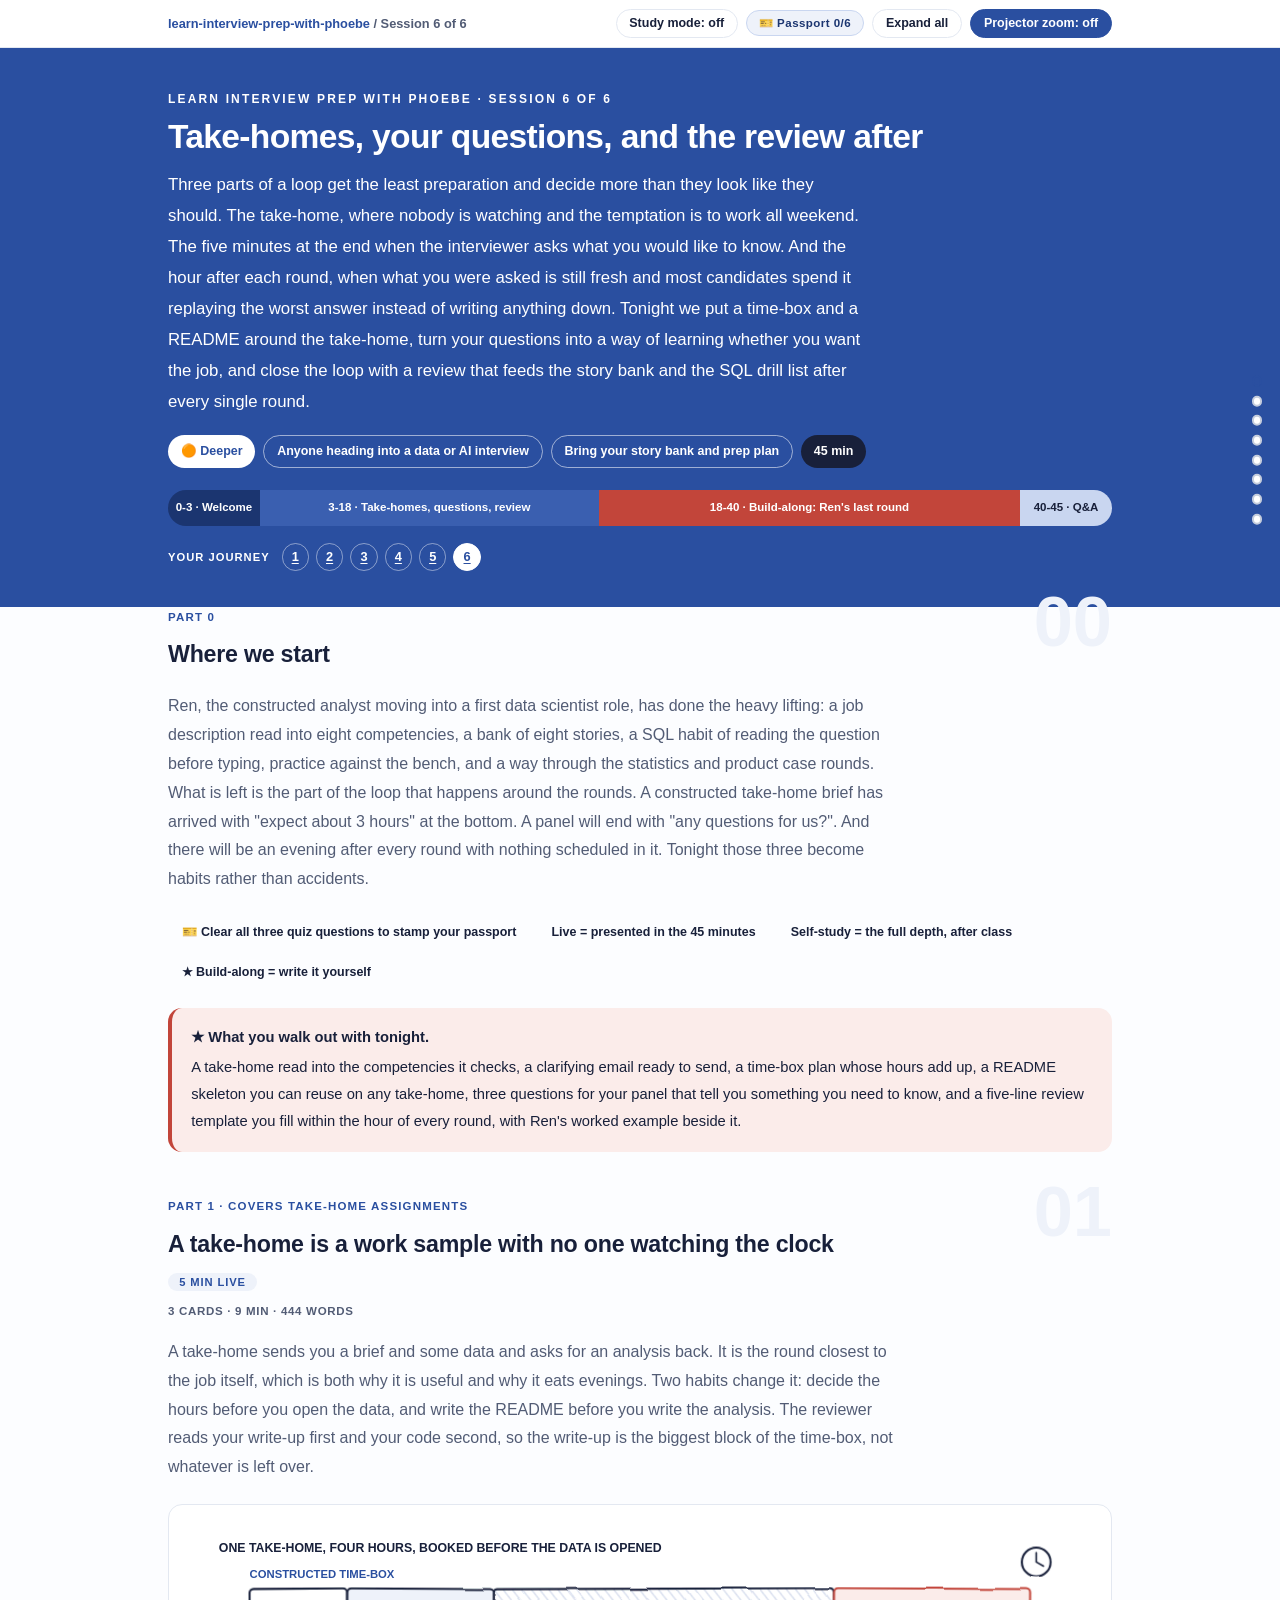
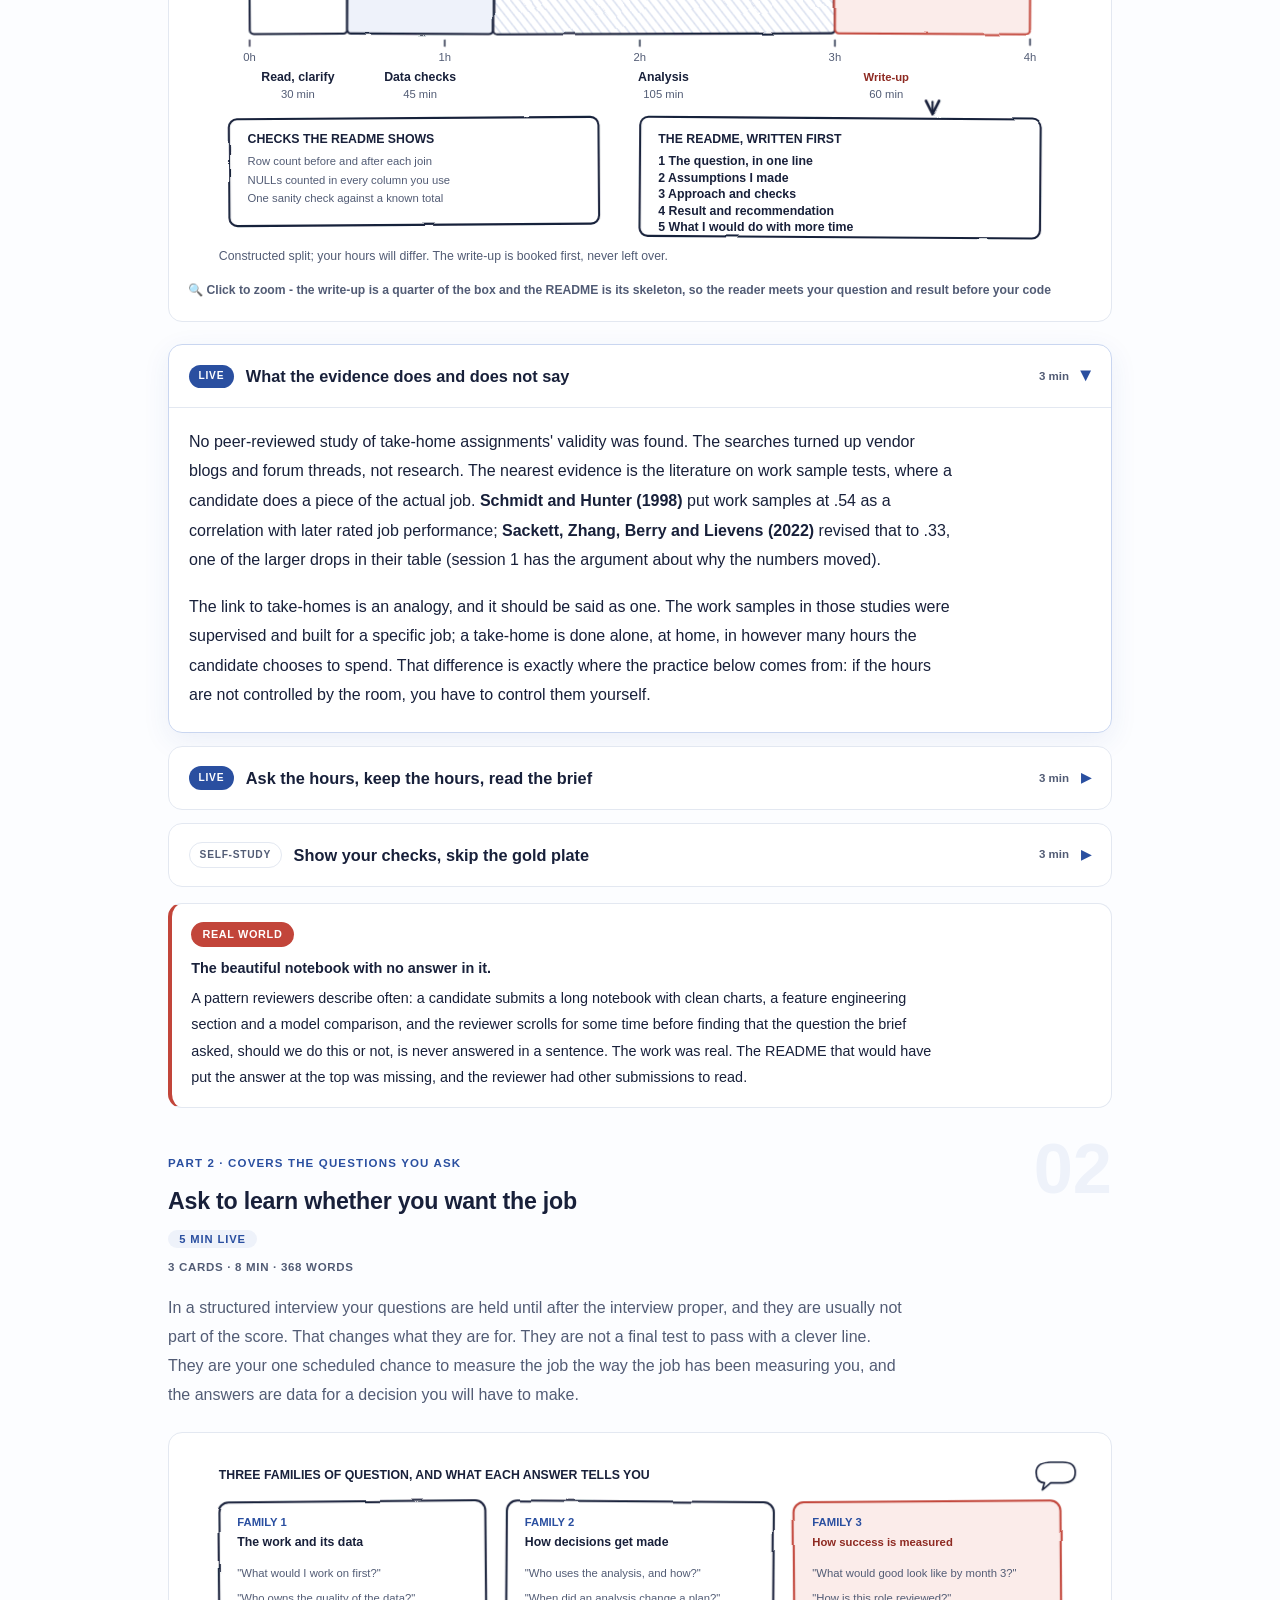
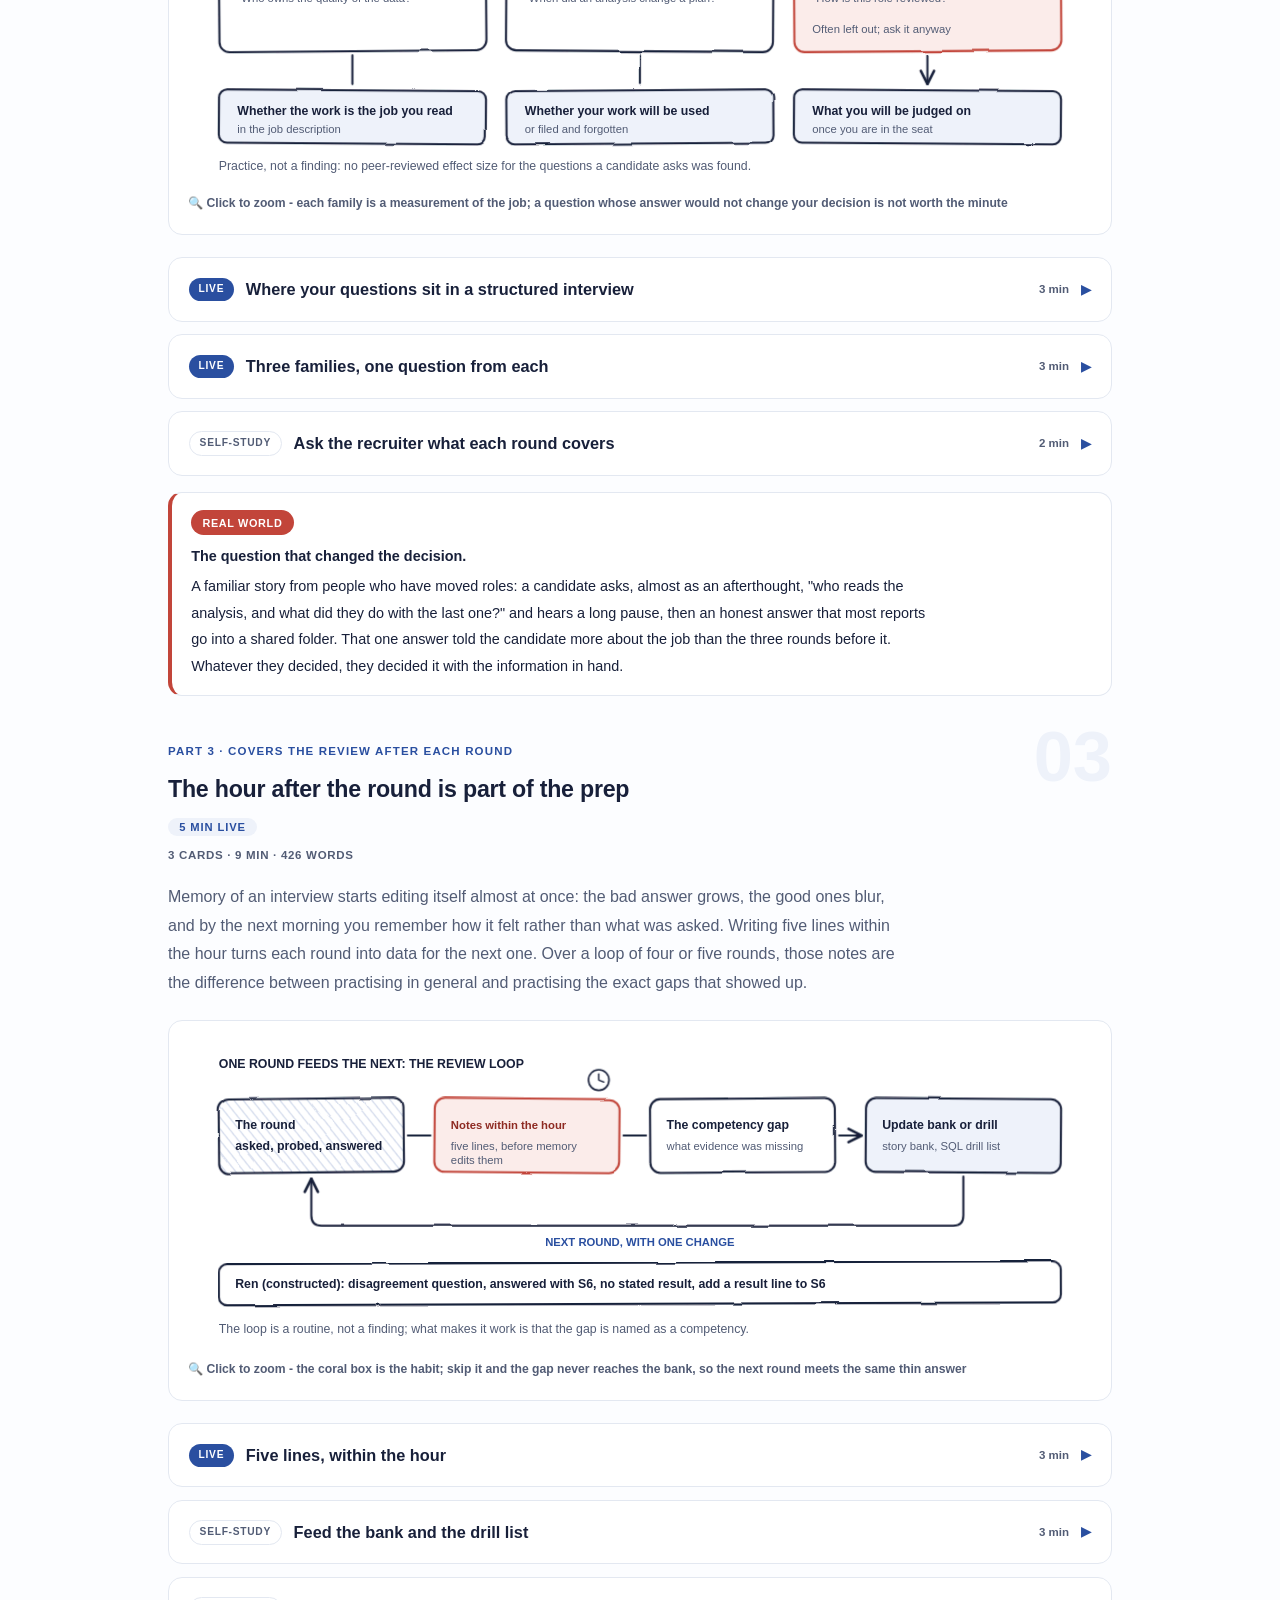
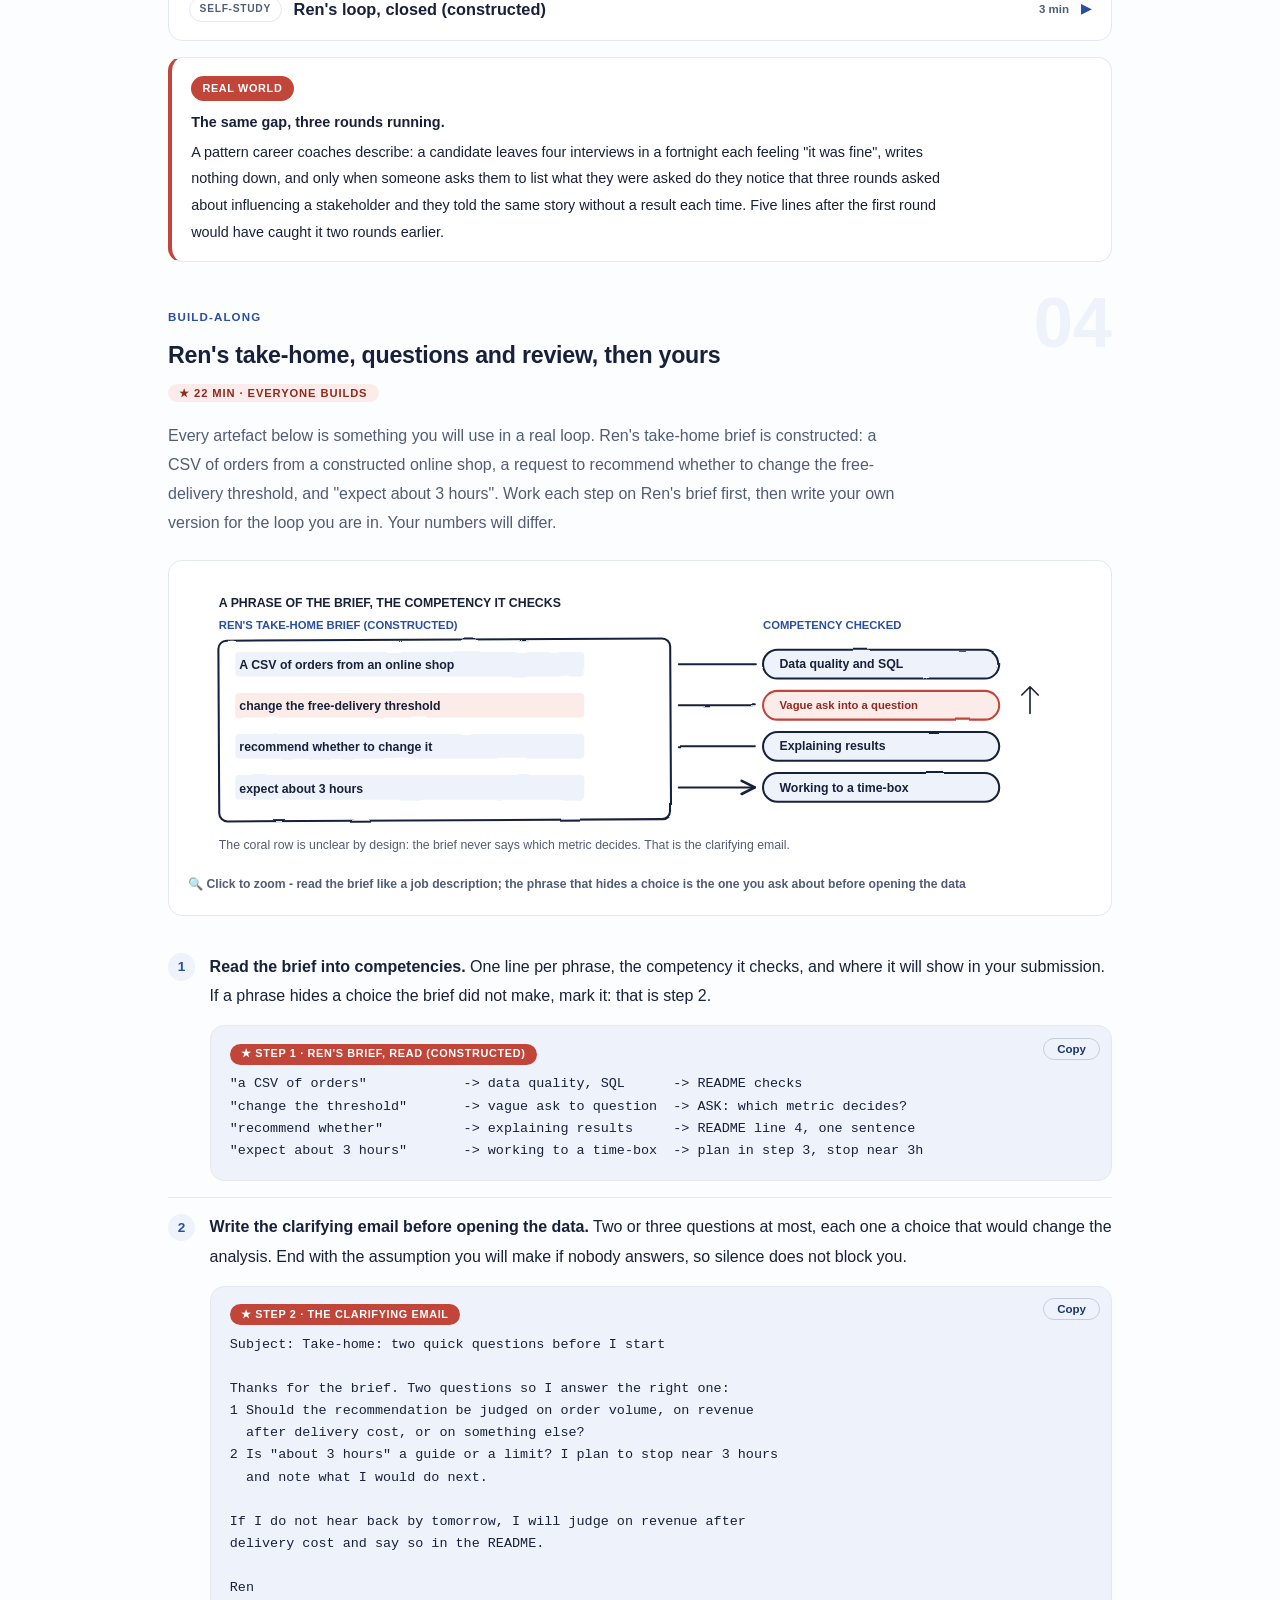
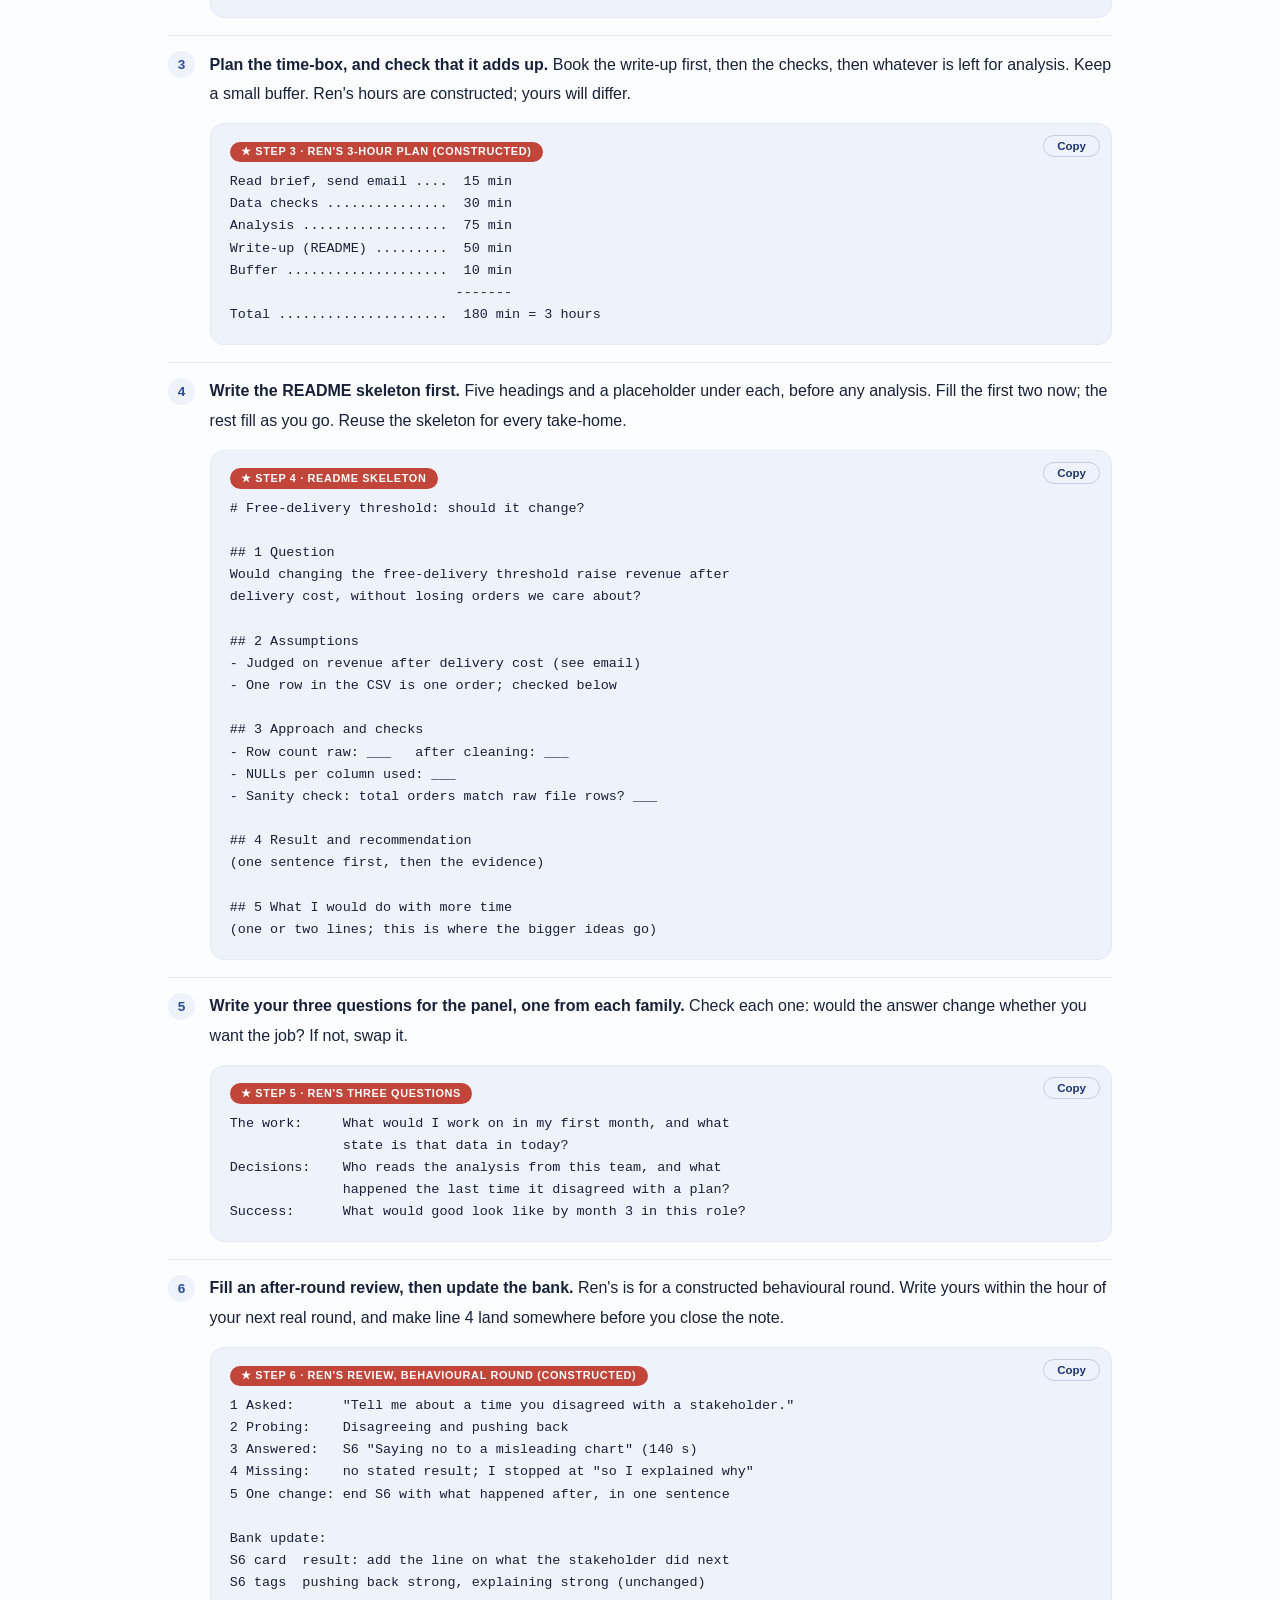
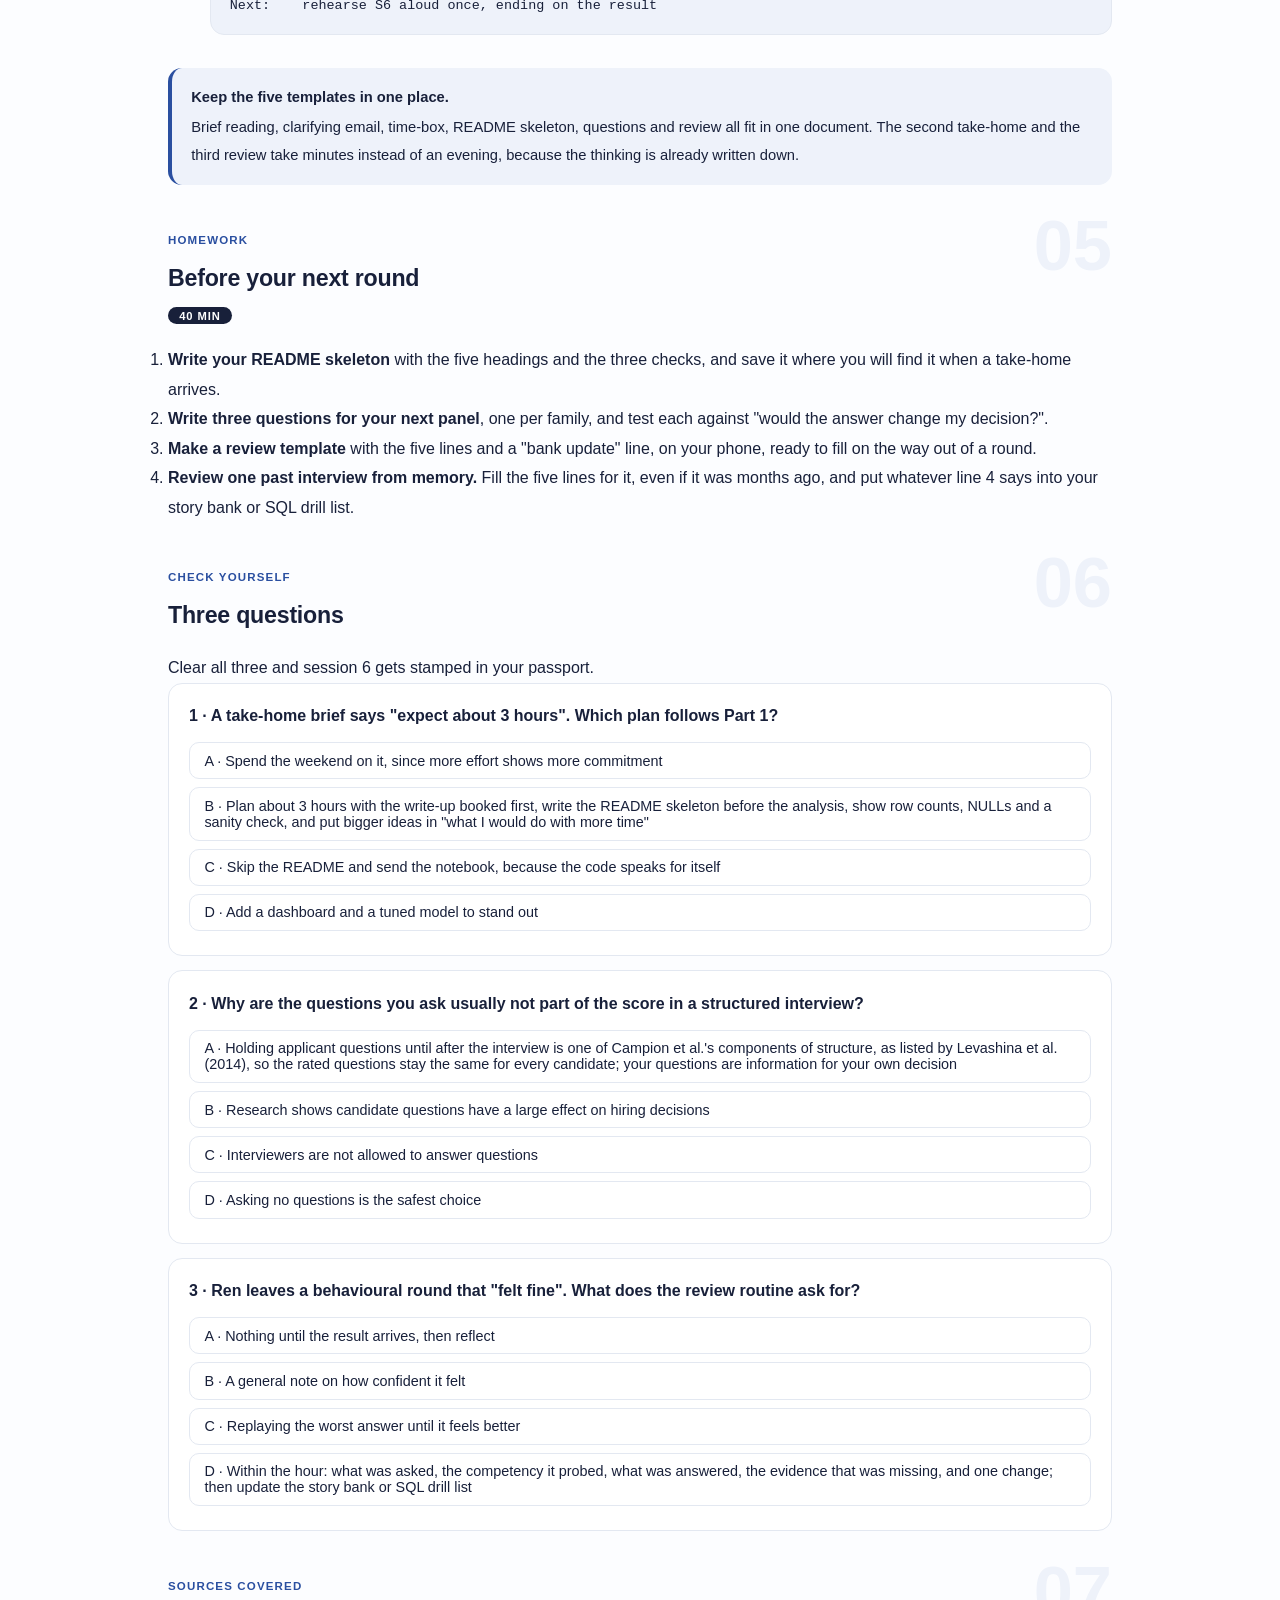
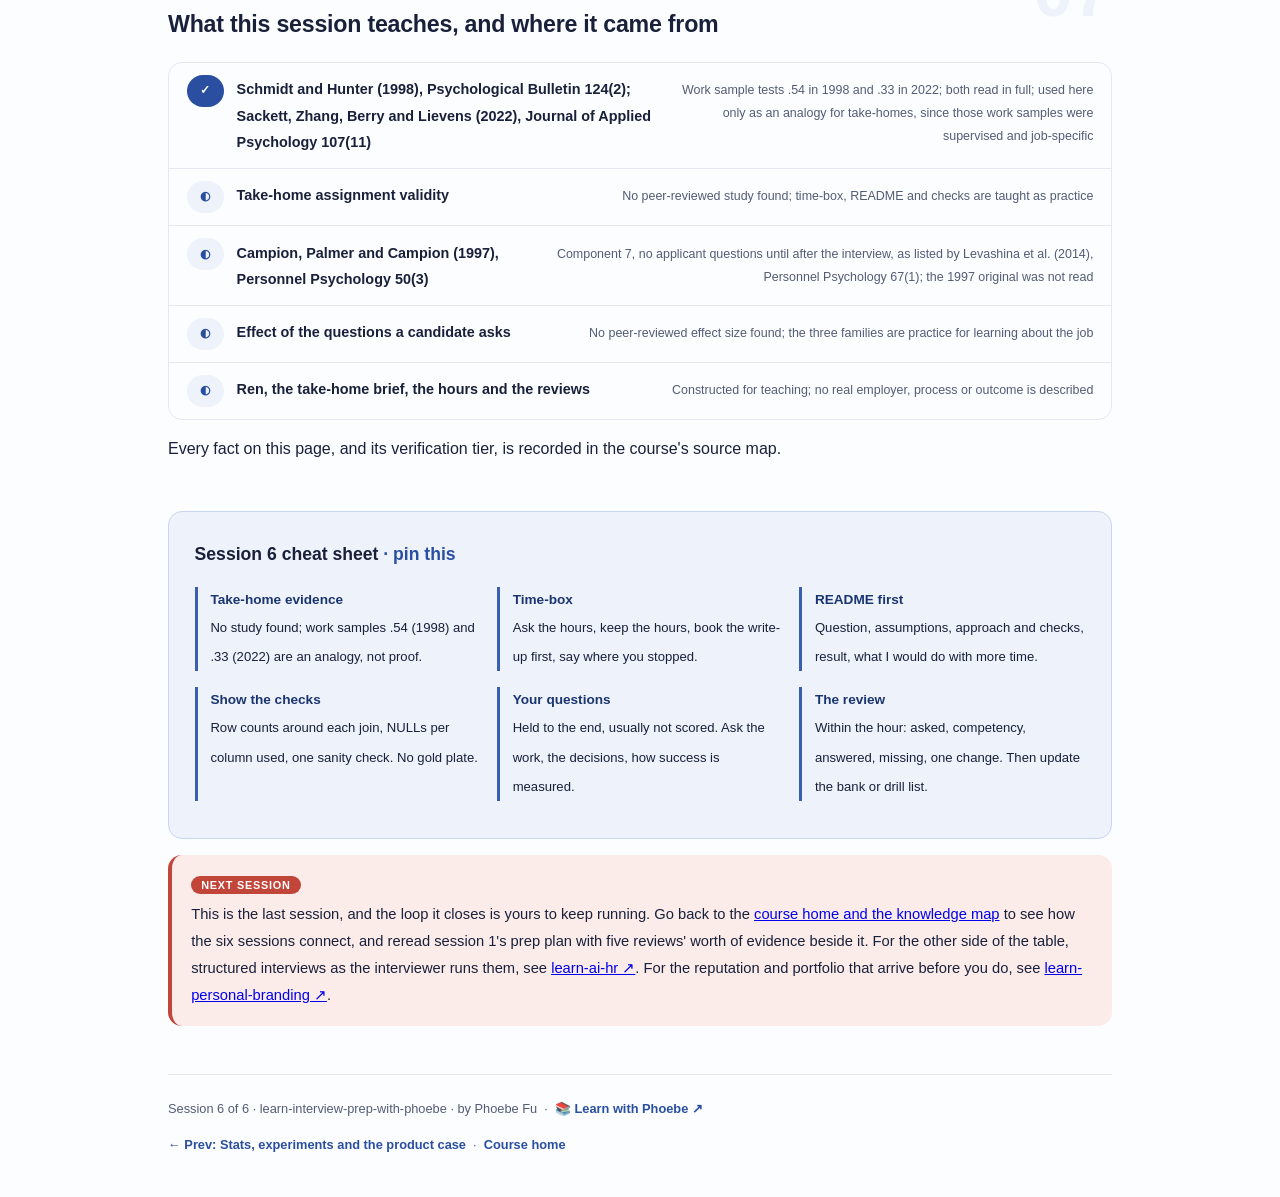
<file: courses/06-take-homes-and-the-review.html>
<!DOCTYPE html>
<html lang="en">
<head>
<meta charset="UTF-8">
<meta name="viewport" content="width=device-width, initial-scale=1.0">
<!-- social:start -->
<meta name="description" content="Session 6 of 6. Take-home assignments read as work-sample tests with a time-box and a README, the questions you ask the panel and why they are usually not scored, and the review after every round that feeds your story bank and SQL drill list.">
<meta property="og:type" content="article">
<meta property="og:site_name" content="Learn with Phoebe">
<meta property="og:title" content="Take-homes, your questions, and the review after - learn interview prep with phoebe">
<meta property="og:description" content="Session 6 of 6. Time-box the take-home, write the README first, ask to learn the job, and review every round within the hour.">
<meta property="og:url" content="https://phoebefu6.github.io/learn-interview-prep-with-phoebe/courses/06-take-homes-and-the-review.html">
<meta property="og:image" content="https://phoebefu6.github.io/learn-interview-prep-with-phoebe/assets/og-cover.png">
<meta property="og:image:width" content="1200">
<meta property="og:image:height" content="630">
<meta name="twitter:card" content="summary_large_image">
<meta name="twitter:title" content="Take-homes, your questions, and the review after - learn interview prep with phoebe">
<meta name="twitter:description" content="Session 6 of 6. A time-boxed take-home, three kinds of question, and a review loop after every round.">
<meta name="twitter:image" content="https://phoebefu6.github.io/learn-interview-prep-with-phoebe/assets/og-cover.png">
<!-- social:end -->
<title>Session 6 · Take-homes, your questions, and the review after - learn interview prep with phoebe</title>
<link rel="stylesheet" href="../assets/style.css?v=20">
</head>
<body>

<div class="toolbar">
  <div class="wrap">
    <span class="crumb"><a href="../index.html">learn-interview-prep-with-phoebe</a> / Session 6 of 6</span>
    <button class="btn" id="toggle-all" type="button">Expand all</button>
    <button class="btn primary" id="zoom-toggle" type="button">Projector zoom: off</button>
  </div>
</div>

<header class="masthead">
  <div class="wrap">
    <div class="eyebrow">Learn Interview Prep with Phoebe · Session 6 of 6</div>
    <h1>Take-homes, your questions, and the <span class="accent">review</span> after</h1>
    <p class="sub">Three parts of a loop get the least preparation and decide more than they look like they should. The take-home, where nobody is watching and the temptation is to work all weekend. The five minutes at the end when the interviewer asks what you would like to know. And the hour after each round, when what you were asked is still fresh and most candidates spend it replaying the worst answer instead of writing anything down. Tonight we put a time-box and a README around the take-home, turn your questions into a way of learning whether you want the job, and close the loop with a review that feeds the story bank and the SQL drill list after every single round.</p>
    <div class="chip-row">
      <span class="chip level">🟠 Deeper</span>
      <span class="chip audience">Anyone heading into a data or AI interview</span>
      <span class="chip audience">Bring your story bank and prep plan</span>
      <span class="chip time">45 min</span>
    </div>
    <div class="agenda">
      <span class="a1" style="flex:1">0-3 · Welcome</span>
      <span class="a2" style="flex:4">3-18 · Take-homes, questions, review</span>
      <span class="a3" style="flex:5">18-40 · Build-along: Ren's last round</span>
      <span class="a4" style="flex:1">40-45 · Q&amp;A</span>
    </div>
  </div>
</header>

<main class="wrap">

  <section class="section" id="intro">
    <div class="section-kicker">
      <span class="klabel">Part 0</span>
      <h2>Where we start</h2>
    </div>
    <p class="lede">Ren, the constructed analyst moving into a first data scientist role, has done the heavy lifting: a job description read into eight competencies, a bank of eight stories, a SQL habit of reading the question before typing, practice against the bench, and a way through the statistics and product case rounds. What is left is the part of the loop that happens around the rounds. A constructed take-home brief has arrived with "expect about 3 hours" at the bottom. A panel will end with "any questions for us?". And there will be an evening after every round with nothing scheduled in it. Tonight those three become habits rather than accidents.</p>

    <div class="legend">
      <span class="pill">🎫 Clear all three quiz questions to stamp your passport</span>
      <span class="pill">Live = presented in the 45 minutes</span>
      <span class="pill">Self-study = the full depth, after class</span>
      <span class="pill">★ Build-along = write it yourself</span>
    </div>

    <div class="callout win">
      <p><strong>★ What you walk out with tonight.</strong> A take-home read into the competencies it checks, a clarifying email ready to send, a time-box plan whose hours add up, a README skeleton you can reuse on any take-home, three questions for your panel that tell you something you need to know, and a five-line review template you fill within the hour of every round, with Ren's worked example beside it.</p>
    </div>
  </section>

  <section class="section" id="part-1">
    <div class="section-kicker">
      <span class="klabel">Part 1 · covers take-home assignments</span>
      <h2>A take-home is a work sample with no one watching the clock</h2>
      <span class="tag concept">5 min live</span>
    </div>
    <p class="lede">A take-home sends you a brief and some data and asks for an analysis back. It is the round closest to the job itself, which is both why it is useful and why it eats evenings. Two habits change it: decide the hours before you open the data, and write the README before you write the analysis. The reviewer reads your write-up first and your code second, so the write-up is the biggest block of the time-box, not whatever is left over.</p>

    <figure class="zoomable">
      <svg viewBox="0 0 880 336" xmlns="http://www.w3.org/2000/svg" role="img" aria-label="A constructed four-hour time-box drawn as one bar. Reading and clarifying takes 30 minutes, data checks 45 minutes, analysis 105 minutes, and the write-up 60 minutes, highlighted in coral. Below, the checks to show in the README: row counts before and after each join, NULLs per column used, one sanity check against a known total. Beside them, the README skeleton in five lines: the question, assumptions, approach, result, what I would do with more time.">
        <defs>
          <filter id="p6aSk" x="-3%" y="-3%" width="106%" height="106%"><feTurbulence type="fractalNoise" baseFrequency="0.02" numOctaves="2" seed="61" result="n"/><feDisplacementMap in="SourceGraphic" in2="n" scale="2.4" xChannelSelector="R" yChannelSelector="G"/></filter>
          <pattern id="p6aHc" patternUnits="userSpaceOnUse" width="7" height="7" patternTransform="rotate(-38)"><line x1="0" y1="0" x2="0" y2="7" stroke="#2A4FA0" stroke-width="1" opacity=".5"/></pattern>
          <marker id="p6aAr" viewBox="0 0 10 10" refX="9" refY="5" markerWidth="8" markerHeight="8" orient="auto"><path d="M1 1 L9 5 L1 9" fill="none" stroke="#18203A" stroke-width="1.6" stroke-linecap="round"/></marker>
        </defs>
        <style>
          .p6aH { font: 800 12px Inter, sans-serif; fill: #18203A; }
          .p6aL { font: 600 12px Inter, sans-serif; fill: #18203A; }
          .p6aS { font: 400 11px Inter, sans-serif; fill: #525C75; }
          .p6aB { font: 800 11px Inter, sans-serif; fill: #8E2A22; }
          .p6aA { font: 700 11px Inter, sans-serif; fill: #2A4FA0; }
          .p6aN { font: 400 12px Inter, sans-serif; fill: #525C75; }
        </style>

        <text class="p6aH" x="30" y="26">ONE TAKE-HOME, FOUR HOURS, BOOKED BEFORE THE DATA IS OPENED</text>
        <text class="p6aA" x="60" y="52">CONSTRUCTED TIME-BOX</text>

        <g filter="url(#p6aSk)" fill="none" stroke="#18203A" stroke-width="2" stroke-linecap="round" stroke-linejoin="round">
          <circle cx="826" cy="36" r="14" fill="#FFFFFF"/>
          <path d="M826 36 L826 27 M826 36 L833 40" stroke-width="1.6"/>
          <rect x="60" y="62" width="95" height="44" rx="4" transform="rotate(-0.4 107 84)" fill="#FFFFFF"/>
          <rect x="155" y="62" width="142" height="44" rx="4" transform="rotate(0.3 226 84)" fill="#EEF2FA"/>
          <rect x="297" y="62" width="333" height="44" rx="4" transform="rotate(-0.2 463 84)" fill="url(#p6aHc)"/>
          <rect x="630" y="62" width="190" height="44" rx="4" transform="rotate(0.3 725 84)" fill="#FBECEA" stroke="#C2453A"/>
          <path d="M60 112 L60 118 M250 112 L250 118 M440 112 L440 118 M630 112 L630 118 M820 112 L820 118" stroke-width="1.4"/>
          <rect x="40" y="188" width="360" height="104" rx="8" transform="rotate(-0.4 220 240)" fill="#FFFFFF"/>
          <rect x="440" y="188" width="390" height="116" rx="8" transform="rotate(0.4 635 246)" fill="#FFFFFF"/>
          <path d="M725 172 L725 184" marker-end="url(#p6aAr)"/>
        </g>

        <text class="p6aS" x="60" y="132" text-anchor="middle">0h</text>
        <text class="p6aS" x="250" y="132" text-anchor="middle">1h</text>
        <text class="p6aS" x="440" y="132" text-anchor="middle">2h</text>
        <text class="p6aS" x="630" y="132" text-anchor="middle">3h</text>
        <text class="p6aS" x="820" y="132" text-anchor="middle">4h</text>
        <text class="p6aL" x="107" y="152" text-anchor="middle">Read, clarify</text>
        <text class="p6aS" x="107" y="168" text-anchor="middle">30 min</text>
        <text class="p6aL" x="226" y="152" text-anchor="middle">Data checks</text>
        <text class="p6aS" x="226" y="168" text-anchor="middle">45 min</text>
        <text class="p6aL" x="463" y="152" text-anchor="middle">Analysis</text>
        <text class="p6aS" x="463" y="168" text-anchor="middle">105 min</text>
        <text class="p6aB" x="680" y="152" text-anchor="middle">Write-up</text>
        <text class="p6aS" x="680" y="168" text-anchor="middle">60 min</text>

        <text class="p6aH" x="58" y="212">CHECKS THE README SHOWS</text>
        <text class="p6aS" x="58" y="234">Row count before and after each join</text>
        <text class="p6aS" x="58" y="252">NULLs counted in every column you use</text>
        <text class="p6aS" x="58" y="270">One sanity check against a known total</text>
        <text class="p6aH" x="458" y="212">THE README, WRITTEN FIRST</text>
        <text class="p6aL" x="458" y="234">1 The question, in one line</text>
        <text class="p6aL" x="458" y="250">2 Assumptions I made</text>
        <text class="p6aL" x="458" y="266">3 Approach and checks</text>
        <text class="p6aL" x="458" y="282">4 Result and recommendation</text>
        <text class="p6aL" x="458" y="298">5 What I would do with more time</text>

        <text class="p6aN" x="30" y="326">Constructed split; your hours will differ. The write-up is booked first, never left over.</text>
      </svg>
      <figcaption>🔍 Click to zoom - the write-up is a quarter of the box and the README is its skeleton, so the reader meets your question and result before your code</figcaption>
    </figure>

    <details class="card" open>
      <summary><span class="mode live">Live</span>What the evidence does and does not say<span class="mini">3 min</span><span class="caret">▶</span></summary>
      <div class="body">
        <p>No peer-reviewed study of take-home assignments' validity was found. The searches turned up vendor blogs and forum threads, not research. The nearest evidence is the literature on work sample tests, where a candidate does a piece of the actual job. <strong>Schmidt and Hunter (1998)</strong> put work samples at .54 as a correlation with later rated job performance; <strong>Sackett, Zhang, Berry and Lievens (2022)</strong> revised that to .33, one of the larger drops in their table (session 1 has the argument about why the numbers moved).</p>
        <p>The link to take-homes is an analogy, and it should be said as one. The work samples in those studies were supervised and built for a specific job; a take-home is done alone, at home, in however many hours the candidate chooses to spend. That difference is exactly where the practice below comes from: if the hours are not controlled by the room, you have to control them yourself.</p>
      </div>
    </details>

    <details class="card">
      <summary><span class="mode live">Live</span>Ask the hours, keep the hours, read the brief<span class="mini">3 min</span><span class="caret">▶</span></summary>
      <div class="body">
        <p><strong>Ask how long they expect it to take, and keep to it.</strong> If the brief does not say, ask. If it says "about 3 hours", plan for 3 and stop near 3. Say in the README where you stopped and what you would do next. A reviewer comparing candidates cannot see the hours, but can usually tell when one submission had a weekend and the brief asked for an evening, and some will read that as not following the brief.</p>
        <p><strong>Read the brief into the competencies it is checking.</strong> The same move as session 1, on a smaller text. "A CSV of orders" checks data quality and wrangling. "Recommend whether to" checks whether you can turn a vague ask into a question and explain a result to someone who will act on it. The time limit checks whether you can scope. Each competency gets a line in the README.</p>
      </div>
    </details>

    <details class="card">
      <summary><span class="mode self">Self-study</span>Show your checks, skip the gold plate<span class="mini">3 min</span><span class="caret">▶</span></summary>
      <div class="body">
        <p><strong>Show the checks, in the README, as numbers.</strong> Row counts before and after each join, so the reader sees nothing duplicated or dropped (session 3's grain check, written down). NULLs counted in every column the analysis uses. One sanity check against something you can know independently, such as total orders matching the row count of the raw file. A check that was run but not shown does not exist for the reviewer.</p>
        <p><strong>Do not gold-plate.</strong> A dashboard, a model with tuned hyperparameters and a slide deck were not asked for. Extra polish spends the hours that should have gone into the write-up, and it can bury the one recommendation the brief wanted under three things it did not. If you see a bigger idea, it goes in the fifth README line, "what I would do with more time", as one sentence.</p>
      </div>
    </details>

    <div class="callout example">
      <span class="ex-pill">Real world</span>
      <p><strong>The beautiful notebook with no answer in it.</strong> A pattern reviewers describe often: a candidate submits a long notebook with clean charts, a feature engineering section and a model comparison, and the reviewer scrolls for some time before finding that the question the brief asked, should we do this or not, is never answered in a sentence. The work was real. The README that would have put the answer at the top was missing, and the reviewer had other submissions to read.</p>
    </div>
  </section>

  <section class="section" id="part-2">
    <div class="section-kicker">
      <span class="klabel">Part 2 · covers the questions you ask</span>
      <h2>Ask to learn whether you want the job</h2>
      <span class="tag concept">5 min live</span>
    </div>
    <p class="lede">In a structured interview your questions are held until after the interview proper, and they are usually not part of the score. That changes what they are for. They are not a final test to pass with a clever line. They are your one scheduled chance to measure the job the way the job has been measuring you, and the answers are data for a decision you will have to make.</p>

    <figure class="zoomable">
      <svg viewBox="0 0 880 322" xmlns="http://www.w3.org/2000/svg" role="img" aria-label="Three panels, one per family of candidate question, each with two example questions and an arrow down to what the answer tells you. Family 1, the work and its data: what would I work on first, who owns the quality of the data; tells you whether the work is the job you read. Family 2, how decisions get made: who uses the analysis and how, when did an analysis change a plan; tells you whether your work will be used. Family 3, how success is measured: what would good look like by month 3, how is this role reviewed; tells you what you will be judged on.">
        <defs>
          <filter id="p6bSk" x="-3%" y="-3%" width="106%" height="106%"><feTurbulence type="fractalNoise" baseFrequency="0.02" numOctaves="2" seed="67" result="n"/><feDisplacementMap in="SourceGraphic" in2="n" scale="2.4" xChannelSelector="R" yChannelSelector="G"/></filter>
          <pattern id="p6bHc" patternUnits="userSpaceOnUse" width="7" height="7" patternTransform="rotate(-38)"><line x1="0" y1="0" x2="0" y2="7" stroke="#2A4FA0" stroke-width="1" opacity=".5"/></pattern>
          <marker id="p6bAr" viewBox="0 0 10 10" refX="9" refY="5" markerWidth="8" markerHeight="8" orient="auto"><path d="M1 1 L9 5 L1 9" fill="none" stroke="#18203A" stroke-width="1.6" stroke-linecap="round"/></marker>
        </defs>
        <style>
          .p6bH { font: 800 12px Inter, sans-serif; fill: #18203A; }
          .p6bL { font: 600 12px Inter, sans-serif; fill: #18203A; }
          .p6bS { font: 400 11px Inter, sans-serif; fill: #525C75; }
          .p6bB { font: 800 11px Inter, sans-serif; fill: #8E2A22; }
          .p6bA { font: 700 11px Inter, sans-serif; fill: #2A4FA0; }
          .p6bN { font: 400 12px Inter, sans-serif; fill: #525C75; }
        </style>

        <text class="p6bH" x="30" y="26">THREE FAMILIES OF QUESTION, AND WHAT EACH ANSWER TELLS YOU</text>

        <g filter="url(#p6bSk)" fill="none" stroke="#18203A" stroke-width="2" stroke-linecap="round" stroke-linejoin="round">
          <path d="M826 20 Q826 10 840 10 L852 10 Q864 10 864 20 Q864 30 852 30 L840 30 L832 37 L834 30 Q826 30 826 20 Z" fill="#FFFFFF" stroke-width="1.6"/>
          <rect x="30" y="48" width="260" height="146" rx="10" transform="rotate(-0.5 160 121)" fill="#FFFFFF"/>
          <rect x="310" y="48" width="260" height="146" rx="10" transform="rotate(0.4 440 121)" fill="#FFFFFF"/>
          <rect x="590" y="48" width="260" height="146" rx="10" transform="rotate(-0.4 720 121)" fill="#FBECEA" stroke="#C2453A"/>
          <path d="M160 198 L160 226 M440 198 L440 226 M720 198 L720 226" marker-end="url(#p6bAr)"/>
          <rect x="30" y="232" width="260" height="52" rx="8" transform="rotate(0.4 160 258)" fill="#EEF2FA"/>
          <rect x="310" y="232" width="260" height="52" rx="8" transform="rotate(-0.4 440 258)" fill="#EEF2FA"/>
          <rect x="590" y="232" width="260" height="52" rx="8" transform="rotate(0.4 720 258)" fill="#EEF2FA"/>
        </g>

        <text class="p6bA" x="48" y="72">FAMILY 1</text>
        <text class="p6bH" x="48" y="92">The work and its data</text>
        <text class="p6bS" x="48" y="122">"What would I work on first?"</text>
        <text class="p6bS" x="48" y="146">"Who owns the quality of the data?"</text>
        <text class="p6bA" x="328" y="72">FAMILY 2</text>
        <text class="p6bH" x="328" y="92">How decisions get made</text>
        <text class="p6bS" x="328" y="122">"Who uses the analysis, and how?"</text>
        <text class="p6bS" x="328" y="146">"When did an analysis change a plan?"</text>
        <text class="p6bA" x="608" y="72">FAMILY 3</text>
        <text class="p6bB" x="608" y="92">How success is measured</text>
        <text class="p6bS" x="608" y="122">"What would good look like by month 3?"</text>
        <text class="p6bS" x="608" y="146">"How is this role reviewed?"</text>
        <text class="p6bS" x="608" y="176">Often left out; ask it anyway</text>

        <text class="p6bL" x="48" y="256">Whether the work is the job you read</text>
        <text class="p6bS" x="48" y="274">in the job description</text>
        <text class="p6bL" x="328" y="256">Whether your work will be used</text>
        <text class="p6bS" x="328" y="274">or filed and forgotten</text>
        <text class="p6bL" x="608" y="256">What you will be judged on</text>
        <text class="p6bS" x="608" y="274">once you are in the seat</text>

        <text class="p6bN" x="30" y="310">Practice, not a finding: no peer-reviewed effect size for the questions a candidate asks was found.</text>
      </svg>
      <figcaption>🔍 Click to zoom - each family is a measurement of the job; a question whose answer would not change your decision is not worth the minute</figcaption>
    </figure>

    <details class="card">
      <summary><span class="mode live">Live</span>Where your questions sit in a structured interview<span class="mini">3 min</span><span class="caret">▶</span></summary>
      <div class="body">
        <p>Campion, Palmer and Campion's 1997 review listed fifteen components of interview structure. The seventh content component, as listed by <strong>Levashina, Hartwell, Morgeson and Campion (2014)</strong>, is no questions from the applicant until after the interview. The reason is measurement: questions from the candidate in the middle change the conversation from one candidate to the next, which is the inconsistency structure is trying to remove. So in a structured loop the interviewer finishes the rated questions, puts the pen down, and then asks what you would like to know.</p>
        <p>What follows from that is modest and useful. Your questions are usually not rated, so a sharp question will not rescue a thin answer, and an ordinary question will not sink a strong one. No peer-reviewed effect size for "good questions" was found, so any claim that a particular question "impresses" interviewers is folklore. The questions are yours to spend on information.</p>
      </div>
    </details>

    <details class="card">
      <summary><span class="mode live">Live</span>Three families, one question from each<span class="mini">3 min</span><span class="caret">▶</span></summary>
      <div class="body">
        <p><strong>The work itself and its data.</strong> What you would work on first, what the data looks like, who owns its quality. The answer tells you whether the job matches the description you prepared for, and whether "data scientist" means models, dashboards or cleaning other people's tables. <strong>How decisions get made.</strong> Who uses the analysis, what happened the last time an analysis disagreed with a plan. The answer tells you whether your work will change anything. <strong>How success is measured in the first months.</strong> What good would look like after three months, how the role is reviewed. The answer tells you what you will be judged on once the interviews stop.</p>
        <p>Ask different interviewers different families. The hiring manager can answer the third best; a future peer, the first; someone from the team that uses the analysis, the second. Write the answers down in your review afterwards: they are evidence too.</p>
      </div>
    </details>

    <details class="card">
      <summary><span class="mode self">Self-study</span>Ask the recruiter what each round covers<span class="mini">2 min</span><span class="caret">▶</span></summary>
      <div class="body">
        <p>The most useful question of the whole loop is asked before it starts: what does each round focus on? Recruiters expect it, and the answer corrects the map you drew from the job description in <a href="01-what-the-interview-measures.html">session 1</a>. Ask it again before the take-home: how long is it expected to take, and how will it be reviewed? Neither question is scored either. Both change how you spend your hours.</p>
      </div>
    </details>

    <div class="callout example">
      <span class="ex-pill">Real world</span>
      <p><strong>The question that changed the decision.</strong> A familiar story from people who have moved roles: a candidate asks, almost as an afterthought, "who reads the analysis, and what did they do with the last one?" and hears a long pause, then an honest answer that most reports go into a shared folder. That one answer told the candidate more about the job than the three rounds before it. Whatever they decided, they decided it with the information in hand.</p>
    </div>
  </section>

  <section class="section" id="part-3">
    <div class="section-kicker">
      <span class="klabel">Part 3 · covers the review after each round</span>
      <h2>The hour after the round is part of the prep</h2>
      <span class="tag concept">5 min live</span>
    </div>
    <p class="lede">Memory of an interview starts editing itself almost at once: the bad answer grows, the good ones blur, and by the next morning you remember how it felt rather than what was asked. Writing five lines within the hour turns each round into data for the next one. Over a loop of four or five rounds, those notes are the difference between practising in general and practising the exact gaps that showed up.</p>

    <figure class="zoomable">
      <svg viewBox="0 0 880 300" xmlns="http://www.w3.org/2000/svg" role="img" aria-label="The review loop drawn as four boxes with a return arrow. The round: what was asked, probed and answered. Notes within the hour, highlighted in coral: five lines before memory edits them. The competency gap: what evidence was missing. Update the bank or the drill list: story bank and SQL drill list. A return arrow labelled next round, with one change, runs back to the first box. Below, Ren's constructed example: a behavioural round on a disagreement, answered with story S6, missing a stated result, fixed by adding a result line to S6.">
        <defs>
          <filter id="p6cSk" x="-3%" y="-3%" width="106%" height="106%"><feTurbulence type="fractalNoise" baseFrequency="0.02" numOctaves="2" seed="71" result="n"/><feDisplacementMap in="SourceGraphic" in2="n" scale="2.4" xChannelSelector="R" yChannelSelector="G"/></filter>
          <pattern id="p6cHc" patternUnits="userSpaceOnUse" width="7" height="7" patternTransform="rotate(-38)"><line x1="0" y1="0" x2="0" y2="7" stroke="#2A4FA0" stroke-width="1" opacity=".5"/></pattern>
          <marker id="p6cAr" viewBox="0 0 10 10" refX="9" refY="5" markerWidth="8" markerHeight="8" orient="auto"><path d="M1 1 L9 5 L1 9" fill="none" stroke="#18203A" stroke-width="1.6" stroke-linecap="round"/></marker>
        </defs>
        <style>
          .p6cH { font: 800 12px Inter, sans-serif; fill: #18203A; }
          .p6cL { font: 600 12px Inter, sans-serif; fill: #18203A; }
          .p6cS { font: 400 11px Inter, sans-serif; fill: #525C75; }
          .p6cB { font: 800 11px Inter, sans-serif; fill: #8E2A22; }
          .p6cA { font: 700 11px Inter, sans-serif; fill: #2A4FA0; }
          .p6cN { font: 400 12px Inter, sans-serif; fill: #525C75; }
        </style>

        <text class="p6cH" x="30" y="26">ONE ROUND FEEDS THE NEXT: THE REVIEW LOOP</text>

        <g filter="url(#p6cSk)" fill="none" stroke="#18203A" stroke-width="2" stroke-linecap="round" stroke-linejoin="round">
          <circle cx="400" cy="38" r="10" fill="#FFFFFF" stroke-width="1.6"/>
          <path d="M400 38 L400 32 M400 38 L405 40" stroke-width="1.4"/>
          <rect x="30" y="56" width="180" height="72" rx="10" transform="rotate(-0.6 120 92)" fill="url(#p6cHc)"/>
          <rect x="240" y="56" width="180" height="72" rx="10" transform="rotate(0.5 330 92)" fill="#FBECEA" stroke="#C2453A"/>
          <rect x="450" y="56" width="180" height="72" rx="10" transform="rotate(-0.4 540 92)" fill="#FFFFFF"/>
          <rect x="660" y="56" width="190" height="72" rx="10" transform="rotate(0.4 755 92)" fill="#EEF2FA"/>
          <path d="M214 92 L236 92 M424 92 L446 92 M634 92 L656 92" marker-end="url(#p6cAr)"/>
          <path d="M755 132 L755 170 Q755 180 745 180 L130 180 Q120 180 120 170 L120 134" marker-end="url(#p6cAr)"/>
          <rect x="30" y="216" width="820" height="40" rx="8" transform="rotate(-0.2 440 236)" fill="#FFFFFF"/>
        </g>

        <text class="p6cH" x="46" y="86">The round</text>
        <text class="p6cL" x="46" y="106">asked, probed, answered</text>
        <text class="p6cB" x="256" y="86">Notes within the hour</text>
        <text class="p6cS" x="256" y="106">five lines, before memory</text>
        <text class="p6cS" x="256" y="120">edits them</text>
        <text class="p6cH" x="466" y="86">The competency gap</text>
        <text class="p6cS" x="466" y="106">what evidence was missing</text>
        <text class="p6cH" x="676" y="86">Update bank or drill</text>
        <text class="p6cS" x="676" y="106">story bank, SQL drill list</text>
        <text class="p6cA" x="440" y="200" text-anchor="middle">NEXT ROUND, WITH ONE CHANGE</text>

        <text class="p6cL" x="46" y="241">Ren (constructed): disagreement question, answered with S6, no stated result, add a result line to S6</text>

        <text class="p6cN" x="30" y="284">The loop is a routine, not a finding; what makes it work is that the gap is named as a competency.</text>
      </svg>
      <figcaption>🔍 Click to zoom - the coral box is the habit; skip it and the gap never reaches the bank, so the next round meets the same thin answer</figcaption>
    </figure>

    <details class="card">
      <summary><span class="mode live">Live</span>Five lines, within the hour<span class="mini">3 min</span><span class="caret">▶</span></summary>
      <div class="body">
        <p>Write them on your phone on the way out if you have to. <strong>1 What was asked</strong>, as close to the words as you can. <strong>2 Which competency it was probing</strong>, named from your session 1 list. <strong>3 What you answered</strong>: which story or which query, in a line. <strong>4 What evidence was missing</strong>: a result you did not state, a check you did not say out loud, a NULL you did not mention. <strong>5 One change</strong> for the next round, only one.</p>
        <p>Line 2 is what makes the rest useful. "That went badly" cannot be practised. "The disagreement question, and my story had no result" can be practised tonight. The structured interviewer was scoring per competency; your review uses the same grain.</p>
      </div>
    </details>

    <details class="card">
      <summary><span class="mode self">Self-study</span>Feed the bank and the drill list<span class="mini">3 min</span><span class="caret">▶</span></summary>
      <div class="body">
        <p>A review that stays in a notes app changes nothing. Line 4 goes somewhere. A behavioural gap goes into the <a href="02-a-story-bank.html">session 2 story bank</a>: add the missing result to the card, retag the story if it evidenced a different competency than you thought, or mark a competency thin if no story fitted. A technical gap goes onto the SQL drill list from <a href="03-the-sql-round.html">session 3</a>, and you run that trap again on the <a href="04-the-practice-round-bench.html">session 4 bench</a> until it fails for the right reason when you plant it and passes when you fix it.</p>
        <p>The answers to your own questions go in too. If the hiring manager said good at month 3 means "owns the weekly experiment readout", that is a competency to check your bank against before the next round.</p>
      </div>
    </details>

    <details class="card">
      <summary><span class="mode self">Self-study</span>Ren's loop, closed (constructed)<span class="mini">3 min</span><span class="caret">▶</span></summary>
      <div class="body">
        <p>Ren is constructed, and so is this loop. Across a recruiter screen, a SQL round, a take-home, a behavioural round and a panel, Ren filled five reviews. The screen review corrected the round map: there was no separate statistics round, so experiments would come up in the panel. The SQL review named one trap, a WHERE on the right-hand table of a LEFT JOIN, and it went onto the drill list and back through the bench twice. The take-home review noted 3 hours 10 minutes against a 3-hour brief and a README whose fifth line did the job it was meant to. The behavioural review is the one worked in step 6 below. The panel review recorded the answers to Ren's three questions.</p>
        <p>What happens next for Ren is not on this page, on purpose. Nothing here claims an outcome, and nothing describes how any real employer runs a loop. What the routine buys is narrower and dependable: every round leaves Ren better prepared for the next one than the hours alone would have.</p>
      </div>
    </details>

    <div class="callout example">
      <span class="ex-pill">Real world</span>
      <p><strong>The same gap, three rounds running.</strong> A pattern career coaches describe: a candidate leaves four interviews in a fortnight each feeling "it was fine", writes nothing down, and only when someone asks them to list what they were asked do they notice that three rounds asked about influencing a stakeholder and they told the same story without a result each time. Five lines after the first round would have caught it two rounds earlier.</p>
    </div>
  </section>

  <section class="section" id="demo-1">
    <div class="section-kicker">
      <span class="klabel">Build-along</span>
      <h2>Ren's take-home, questions and review, then yours</h2>
      <span class="tag demo">★ 22 min · everyone builds</span>
    </div>
    <p class="lede">Every artefact below is something you will use in a real loop. Ren's take-home brief is constructed: a CSV of orders from a constructed online shop, a request to recommend whether to change the free-delivery threshold, and "expect about 3 hours". Work each step on Ren's brief first, then write your own version for the loop you are in. Your numbers will differ.</p>

    <figure class="zoomable">
      <svg viewBox="0 0 880 276" xmlns="http://www.w3.org/2000/svg" role="img" aria-label="Four phrases from Ren's constructed take-home brief on the left, each with an arrow to the competency it checks on the right. A CSV of orders from a constructed online shop checks data quality and SQL. Change the free-delivery threshold checks turning a vague ask into a question, highlighted in coral because the brief does not say which metric decides. Recommend whether to change it checks explaining results. Expect about 3 hours checks working to a time-box.">
        <defs>
          <filter id="p6dSk" x="-3%" y="-3%" width="106%" height="106%"><feTurbulence type="fractalNoise" baseFrequency="0.02" numOctaves="2" seed="79" result="n"/><feDisplacementMap in="SourceGraphic" in2="n" scale="2.4" xChannelSelector="R" yChannelSelector="G"/></filter>
          <pattern id="p6dHc" patternUnits="userSpaceOnUse" width="7" height="7" patternTransform="rotate(-38)"><line x1="0" y1="0" x2="0" y2="7" stroke="#2A4FA0" stroke-width="1" opacity=".5"/></pattern>
          <marker id="p6dAr" viewBox="0 0 10 10" refX="9" refY="5" markerWidth="8" markerHeight="8" orient="auto"><path d="M1 1 L9 5 L1 9" fill="none" stroke="#18203A" stroke-width="1.6" stroke-linecap="round"/></marker>
        </defs>
        <style>
          .p6dH { font: 800 12px Inter, sans-serif; fill: #18203A; }
          .p6dL { font: 600 12px Inter, sans-serif; fill: #18203A; }
          .p6dS { font: 400 11px Inter, sans-serif; fill: #525C75; }
          .p6dB { font: 800 11px Inter, sans-serif; fill: #8E2A22; }
          .p6dA { font: 700 11px Inter, sans-serif; fill: #2A4FA0; }
          .p6dN { font: 400 12px Inter, sans-serif; fill: #525C75; }
        </style>

        <text class="p6dH" x="30" y="26">A PHRASE OF THE BRIEF, THE COMPETENCY IT CHECKS</text>
        <text class="p6dA" x="30" y="48">REN'S TAKE-HOME BRIEF (CONSTRUCTED)</text>
        <text class="p6dA" x="560" y="48">COMPETENCY CHECKED</text>

        <g filter="url(#p6dSk)" fill="none" stroke="#18203A" stroke-width="2" stroke-linecap="round" stroke-linejoin="round">
          <rect x="30" y="58" width="440" height="176" rx="8" transform="rotate(-0.3 250 146)" fill="#FFFFFF"/>
          <rect x="46" y="70" width="340" height="24" rx="4" fill="#EEF2FA" stroke="none"/>
          <rect x="46" y="110" width="340" height="24" rx="4" fill="#FBECEA" stroke="none"/>
          <rect x="46" y="150" width="340" height="24" rx="4" fill="#EEF2FA" stroke="none"/>
          <rect x="46" y="190" width="340" height="24" rx="4" fill="#EEF2FA" stroke="none"/>
          <path d="M478 82 L552 82 M478 122 L552 122 M478 162 L552 162 M478 202 L552 202" marker-end="url(#p6dAr)"/>
          <rect x="560" y="68" width="230" height="28" rx="14" fill="#EEF2FA"/>
          <rect x="560" y="108" width="230" height="28" rx="14" fill="#FBECEA" stroke="#C2453A"/>
          <rect x="560" y="148" width="230" height="28" rx="14" fill="#EEF2FA"/>
          <rect x="560" y="188" width="230" height="28" rx="14" fill="#EEF2FA"/>
          <path d="M812 112 L820 104 L828 112 M820 104 L820 130" stroke-width="1.6"/>
        </g>

        <text class="p6dL" x="50" y="87">A CSV of orders from an online shop</text>
        <text class="p6dL" x="50" y="127">change the free-delivery threshold</text>
        <text class="p6dL" x="50" y="167">recommend whether to change it</text>
        <text class="p6dL" x="50" y="207">expect about 3 hours</text>
        <text class="p6dL" x="576" y="86">Data quality and SQL</text>
        <text class="p6dB" x="576" y="126">Vague ask into a question</text>
        <text class="p6dL" x="576" y="166">Explaining results</text>
        <text class="p6dL" x="576" y="206">Working to a time-box</text>

        <text class="p6dN" x="30" y="262">The coral row is unclear by design: the brief never says which metric decides. That is the clarifying email.</text>
      </svg>
      <figcaption>🔍 Click to zoom - read the brief like a job description; the phrase that hides a choice is the one you ask about before opening the data</figcaption>
    </figure>

    <div class="steps">
      <div class="step">
        <p><strong>Read the brief into competencies.</strong> One line per phrase, the competency it checks, and where it will show in your submission. If a phrase hides a choice the brief did not make, mark it: that is step 2.</p>
        <div class="prompt-box good"><span class="label">★ Step 1 · Ren's brief, read (constructed)</span>"a CSV of orders"            -&gt; data quality, SQL      -&gt; README checks
"change the threshold"       -&gt; vague ask to question  -&gt; ASK: which metric decides?
"recommend whether"          -&gt; explaining results     -&gt; README line 4, one sentence
"expect about 3 hours"       -&gt; working to a time-box  -&gt; plan in step 3, stop near 3h</div>
      </div>
      <div class="step">
        <p><strong>Write the clarifying email before opening the data.</strong> Two or three questions at most, each one a choice that would change the analysis. End with the assumption you will make if nobody answers, so silence does not block you.</p>
        <div class="prompt-box good"><span class="label">★ Step 2 · the clarifying email</span>Subject: Take-home: two quick questions before I start

Thanks for the brief. Two questions so I answer the right one:
1 Should the recommendation be judged on order volume, on revenue
  after delivery cost, or on something else?
2 Is "about 3 hours" a guide or a limit? I plan to stop near 3 hours
  and note what I would do next.

If I do not hear back by tomorrow, I will judge on revenue after
delivery cost and say so in the README.

Ren</div>
      </div>
      <div class="step">
        <p><strong>Plan the time-box, and check that it adds up.</strong> Book the write-up first, then the checks, then whatever is left for analysis. Keep a small buffer. Ren's hours are constructed; yours will differ.</p>
        <div class="prompt-box good"><span class="label">★ Step 3 · Ren's 3-hour plan (constructed)</span>Read brief, send email ....  15 min
Data checks ...............  30 min
Analysis ..................  75 min
Write-up (README) .........  50 min
Buffer ....................  10 min
                            -------
Total .....................  180 min = 3 hours</div>
      </div>
      <div class="step">
        <p><strong>Write the README skeleton first.</strong> Five headings and a placeholder under each, before any analysis. Fill the first two now; the rest fill as you go. Reuse the skeleton for every take-home.</p>
        <div class="prompt-box good"><span class="label">★ Step 4 · README skeleton</span># Free-delivery threshold: should it change?

## 1 Question
Would changing the free-delivery threshold raise revenue after
delivery cost, without losing orders we care about?

## 2 Assumptions
- Judged on revenue after delivery cost (see email)
- One row in the CSV is one order; checked below

## 3 Approach and checks
- Row count raw: ___   after cleaning: ___
- NULLs per column used: ___
- Sanity check: total orders match raw file rows? ___

## 4 Result and recommendation
(one sentence first, then the evidence)

## 5 What I would do with more time
(one or two lines; this is where the bigger ideas go)</div>
      </div>
      <div class="step">
        <p><strong>Write your three questions for the panel, one from each family.</strong> Check each one: would the answer change whether you want the job? If not, swap it.</p>
        <div class="prompt-box good"><span class="label">★ Step 5 · Ren's three questions</span>The work:     What would I work on in my first month, and what
              state is that data in today?
Decisions:    Who reads the analysis from this team, and what
              happened the last time it disagreed with a plan?
Success:      What would good look like by month 3 in this role?</div>
      </div>
      <div class="step">
        <p><strong>Fill an after-round review, then update the bank.</strong> Ren's is for a constructed behavioural round. Write yours within the hour of your next real round, and make line 4 land somewhere before you close the note.</p>
        <div class="prompt-box good"><span class="label">★ Step 6 · Ren's review, behavioural round (constructed)</span>1 Asked:      "Tell me about a time you disagreed with a stakeholder."
2 Probing:    Disagreeing and pushing back
3 Answered:   S6 "Saying no to a misleading chart" (140 s)
4 Missing:    no stated result; I stopped at "so I explained why"
5 One change: end S6 with what happened after, in one sentence

Bank update:
S6 card  result: add the line on what the stakeholder did next
S6 tags  pushing back strong, explaining strong (unchanged)
Next:    rehearse S6 aloud once, ending on the result</div>
      </div>
    </div>

    <div class="callout tip">
      <p><strong>Keep the five templates in one place.</strong> Brief reading, clarifying email, time-box, README skeleton, questions and review all fit in one document. The second take-home and the third review take minutes instead of an evening, because the thinking is already written down.</p>
    </div>
  </section>

  <section class="section" id="exercise">
    <div class="section-kicker">
      <span class="klabel">Homework</span>
      <h2>Before your next round</h2>
      <span class="tag exercise">40 min</span>
    </div>
    <ol>
      <li><strong>Write your README skeleton</strong> with the five headings and the three checks, and save it where you will find it when a take-home arrives.</li>
      <li><strong>Write three questions for your next panel</strong>, one per family, and test each against "would the answer change my decision?".</li>
      <li><strong>Make a review template</strong> with the five lines and a "bank update" line, on your phone, ready to fill on the way out of a round.</li>
      <li><strong>Review one past interview from memory.</strong> Fill the five lines for it, even if it was months ago, and put whatever line 4 says into your story bank or SQL drill list.</li>
    </ol>
  </section>

  <section class="section" id="quiz">
    <div class="section-kicker">
      <span class="klabel">Check yourself</span>
      <h2>Three questions</h2>
    </div>
    <p>Clear all three and session 6 gets stamped in your passport.</p>

    <div class="quiz-q" data-answer="1">
      <p class="qtext">1 · A take-home brief says "expect about 3 hours". Which plan follows Part 1?</p>
      <button class="qopt" type="button">A · Spend the weekend on it, since more effort shows more commitment</button>
      <button class="qopt" type="button">B · Plan about 3 hours with the write-up booked first, write the README skeleton before the analysis, show row counts, NULLs and a sanity check, and put bigger ideas in "what I would do with more time"</button>
      <button class="qopt" type="button">C · Skip the README and send the notebook, because the code speaks for itself</button>
      <button class="qopt" type="button">D · Add a dashboard and a tuned model to stand out</button>
      <p class="qwhy">No peer-reviewed study of take-home validity was found, so the practice rests on the work-sample analogy and on the brief itself. Keeping to the stated hours, putting the question and result first, and showing the checks answers what was asked. A and D gold-plate and spend the hours the write-up needed; C hides the answer from the reader.</p>
    </div>

    <div class="quiz-q" data-answer="0">
      <p class="qtext">2 · Why are the questions you ask usually not part of the score in a structured interview?</p>
      <button class="qopt" type="button">A · Holding applicant questions until after the interview is one of Campion et al.'s components of structure, as listed by Levashina et al. (2014), so the rated questions stay the same for every candidate; your questions are information for your own decision</button>
      <button class="qopt" type="button">B · Research shows candidate questions have a large effect on hiring decisions</button>
      <button class="qopt" type="button">C · Interviewers are not allowed to answer questions</button>
      <button class="qopt" type="button">D · Asking no questions is the safest choice</button>
      <p class="qwhy">The component exists to keep the measurement consistent across candidates. No peer-reviewed effect size for candidate questions was found, which rules out B. The questions are still worth asking, which rules out D, and C misreads the component: questions are held to the end, not refused.</p>
    </div>

    <div class="quiz-q" data-answer="3">
      <p class="qtext">3 · Ren leaves a behavioural round that "felt fine". What does the review routine ask for?</p>
      <button class="qopt" type="button">A · Nothing until the result arrives, then reflect</button>
      <button class="qopt" type="button">B · A general note on how confident it felt</button>
      <button class="qopt" type="button">C · Replaying the worst answer until it feels better</button>
      <button class="qopt" type="button">D · Within the hour: what was asked, the competency it probed, what was answered, the evidence that was missing, and one change; then update the story bank or SQL drill list</button>
      <p class="qwhy">Naming the gap as a competency is what makes it practisable, and the bank or drill list is where it turns into the next round's answer. A loses the details to memory, B records a feeling rather than a gap, and C spends the hour without writing anything down.</p>
    </div>

    <p class="quiz-score"></p>
  </section>

  <section class="section" id="official">
    <div class="section-kicker">
      <span class="klabel">Sources covered</span>
      <h2>What this session teaches, and where it came from</h2>
    </div>
    <div class="covered">
      <div class="covered-row"><span class="status pill solid">✓</span><span class="name">Schmidt and Hunter (1998), Psychological Bulletin 124(2); Sackett, Zhang, Berry and Lievens (2022), Journal of Applied Psychology 107(11)</span><span class="note">Work sample tests .54 in 1998 and .33 in 2022; both read in full; used here only as an analogy for take-homes, since those work samples were supervised and job-specific</span></div>
      <div class="covered-row"><span class="status pill light">◐</span><span class="name">Take-home assignment validity</span><span class="note">No peer-reviewed study found; time-box, README and checks are taught as practice</span></div>
      <div class="covered-row"><span class="status pill light">◐</span><span class="name">Campion, Palmer and Campion (1997), Personnel Psychology 50(3)</span><span class="note">Component 7, no applicant questions until after the interview, as listed by Levashina et al. (2014), Personnel Psychology 67(1); the 1997 original was not read</span></div>
      <div class="covered-row"><span class="status pill light">◐</span><span class="name">Effect of the questions a candidate asks</span><span class="note">No peer-reviewed effect size found; the three families are practice for learning about the job</span></div>
      <div class="covered-row"><span class="status pill light">◐</span><span class="name">Ren, the take-home brief, the hours and the reviews</span><span class="note">Constructed for teaching; no real employer, process or outcome is described</span></div>
    </div>
    <p class="mono" style="margin-top:14px">Every fact on this page, and its verification tier, is recorded in the course's source map.</p>
  </section>

  <section class="cheat" id="cheatsheet">
    <h3>Session 6 cheat sheet <span>· pin this</span></h3>
    <div class="grid-2">
      <div class="cheat-item"><b>Take-home evidence</b><span>No study found; work samples .54 (1998) and .33 (2022) are an analogy, not proof.</span></div>
      <div class="cheat-item"><b>Time-box</b><span>Ask the hours, keep the hours, book the write-up first, say where you stopped.</span></div>
      <div class="cheat-item"><b>README first</b><span>Question, assumptions, approach and checks, result, what I would do with more time.</span></div>
      <div class="cheat-item"><b>Show the checks</b><span>Row counts around each join, NULLs per column used, one sanity check. No gold plate.</span></div>
      <div class="cheat-item"><b>Your questions</b><span>Held to the end, usually not scored. Ask the work, the decisions, how success is measured.</span></div>
      <div class="cheat-item"><b>The review</b><span>Within the hour: asked, competency, answered, missing, one change. Then update the bank or drill list.</span></div>
    </div>
  </section>

  <div class="callout next">
    <span class="nx-pill">Next session</span>
    <p>This is the last session, and the loop it closes is yours to keep running. Go back to the <a href="../index.html">course home and the knowledge map</a> to see how the six sessions connect, and reread session 1's prep plan with five reviews' worth of evidence beside it. For the other side of the table, structured interviews as the interviewer runs them, see <a href="https://phoebefu6.github.io/learn-ai-hr-with-phoebe/courses/b5-structured-interviews.html">learn-ai-hr ↗</a>. For the reputation and portfolio that arrive before you do, see <a href="https://phoebefu6.github.io/learn-personal-branding-with-phoebe/">learn-personal-branding ↗</a>.</p>
  </div>

  <footer class="pagefoot">
    <span>Session 6 of 6 · learn-interview-prep-with-phoebe · by Phoebe Fu &nbsp;·&nbsp; 📚 <a href="https://phoebefu6.github.io/learn-with-phoebe/">Learn with Phoebe ↗</a></span>
    <span><a href="05-stats-and-the-product-case.html">← Prev: Stats, experiments and the product case</a> &nbsp;·&nbsp; <a href="../index.html">Course home</a></span>
  </footer>

</main>

<script src="../assets/app.js?v=18"></script>
</body>
</html>
</file>
<file: assets/style.css>
/* learn-interview-prep-with-phoebe - editorial bold design system
   Accent: cobalt #2A4FA0 · Deep cobalt #1B3570 · Mid cobalt #3A5FB0 · Contrast: coral #C2453A
   (CSS var names still read --indigo/--amber; they hold cobalt and coral.)
   Light surfaces only: the code box and the lightbox scrim are light tints. */

:root {
  --indigo: #2A4FA0;
  --indigo-deep: #1B3570;
  --indigo-mid: #3A5FB0;
  --indigo-soft: #C9D6F0;
  --indigo-50: #EEF2FA;
  --ink: #18203A;
  --muted: #525C75;
  --faint: #C5CDDD;
  --hairline: #E3E8F1;
  --clay: #C2453A;
  --clay-ink: #8E2A22;
  --amber: #C2453A;
  --amber-ink: #8E2A22;
  --amber-50: #FBECEA;
  --paper: #FCFDFF;
  --code-bg: #F4F6FC;
  --code-ink: #18203A;
  --scrim-rgb: 250,251,255;
  --shadow-rgb: 42,79,160;
  --radius: 14px;
}

* { margin: 0; padding: 0; box-sizing: border-box; }

html { font-size: 16px; scroll-behavior: smooth; }
html.zoom-125 { font-size: 20px; }
html.zoom-150 { font-size: 24px; }

body {
  font-family: "Inter", -apple-system, BlinkMacSystemFont, "Segoe UI", Roboto, sans-serif;
  background: var(--paper);
  color: var(--ink);
  line-height: 1.85;
  font-feature-settings: "tnum";
}

.wrap { max-width: 62rem; margin: 0 auto; padding: 0 1.5rem; }

/* ---------- header band ---------- */
.masthead {
  background: var(--indigo);
  color: #fff;
  padding: 2.5rem 0 2.25rem;
}
.masthead .eyebrow {
  font-size: .75rem;
  letter-spacing: .18em;
  text-transform: uppercase;
  opacity: 1;
  font-weight: 600;
}
.masthead h1 {
  font-size: 2.1rem;
  line-height: 1.15;
  font-weight: 800;
  margin: .5rem 0 .75rem;
  letter-spacing: -.02em;
}
.masthead h1 .accent { color: inherit; }
.masthead .sub { font-size: 1.05rem; opacity: 1; max-width: 44rem; }

.chip-row { display: flex; flex-wrap: wrap; gap: .5rem; margin-top: 1.1rem; }
.chip {
  display: inline-flex;
  align-items: center;
  gap: .35rem;
  border-radius: 999px;
  padding: .25rem .8rem;
  font-size: .78rem;
  font-weight: 600;
  white-space: nowrap;
}
.chip.level { background: #fff; color: var(--indigo); }
.chip.audience { background: rgba(255,255,255,.08); color: #fff; border: 1px solid rgba(255,255,255,.35); }
.chip.time { background: var(--ink); color: #fff; font-variant-numeric: tabular-nums; }


/* ---------- agenda band ----------
   Recovered 2026-09-02. These six repos were scaffolded from a stylesheet that had
   lost this block, so .agenda rendered as run-on inline text ~700px tall inside the
   masthead. 87 of 93 repos carry it; these were the exception, and they were also the
   six the estate sweep could not see. See course-builder/references/field-notes.md.

   .a3 does NOT reuse the donor's `color: var(--amber-ink)`: that pair falls below
   4.5:1 against --amber in all six palettes, which is the same failure the sweep
   flags on the wellbeing courses. The literal below is the darkest tone of this
   repo's own amber-ink that clears 4.5:1, so the band stays bright. Recompute it if
   --amber changes. */
.agenda {
  display: flex;
  border-radius: 999px;
  overflow: hidden;
  margin: 1.4rem 0 0;
  font-size: .72rem;
  font-weight: 600;
  text-align: center;
  color: #fff;
}
.agenda span { padding: .45rem .3rem; white-space: nowrap; overflow: hidden; text-overflow: ellipsis; }
.agenda .a1 { background: var(--indigo-deep); }
.agenda .a2 { background: var(--indigo-mid); }
.agenda .a3 { background: var(--amber); color: #FFFFFF; }
.agenda .a4 { background: var(--indigo-soft); color: var(--ink); }

/* ---------- toolbar ---------- */
.toolbar {
  position: sticky;
  top: 0;
  z-index: 40;
  background: rgba(255,255,255,.94);
  backdrop-filter: blur(6px);
  border-bottom: 1px solid var(--hairline);
  padding: .55rem 0;
}
.toolbar .wrap { display: flex; align-items: center; gap: .5rem; flex-wrap: nowrap; }
.toolbar .crumb { font-size: .8rem; color: var(--muted); font-weight: 600; margin-right: auto; min-width: 0; white-space: nowrap; overflow: hidden; text-overflow: ellipsis; }
.toolbar .btn { white-space: nowrap; flex: none; padding: .38rem .8rem; font-size: .78rem; line-height: 1.2; }
.toolbar .crumb a { color: var(--indigo); text-decoration: none; }
.btn {
  border: 1px solid var(--hairline);
  background: #fff;
  color: var(--ink);
  border-radius: 999px;
  padding: .35rem .9rem;
  font-size: .78rem;
  font-weight: 600;
  cursor: pointer;
  font-family: inherit;
  transition: all .15s ease;
}
.btn:hover { border-color: var(--indigo); color: var(--indigo); }
.btn.primary { background: var(--indigo); border-color: var(--indigo); color: #fff; }
.btn.primary:hover { background: var(--indigo-deep); }

/* ---------- sections ---------- */
main { padding: 2.5rem 0 4rem; }

.section { margin-bottom: 2.8rem; }
.section-kicker { margin-bottom: 1rem; }
.section-kicker .klabel {
  display: block;
  font-size: .72rem;
  text-transform: uppercase;
  letter-spacing: .1em;
  color: var(--indigo);
  font-weight: 700;
  margin-bottom: .35rem;
}
.section-kicker h2 {
  font-size: 1.45rem;
  font-weight: 800;
  letter-spacing: -.01em;
  display: flex;
  align-items: center;
  gap: .7rem;
  flex-wrap: wrap;
}
.section-kicker .tag {
  border-radius: 999px;
  padding: .18rem .7rem;
  font-size: .7rem;
  font-weight: 700;
  text-transform: uppercase;
  letter-spacing: .08em;
}
.tag.concept { background: var(--indigo-50); color: var(--indigo); }
.tag.demo { background: var(--amber-50); color: var(--amber-ink); }
.tag.exercise { background: var(--ink); color: #fff; }

.lede { color: var(--muted); max-width: 46rem; margin-bottom: 1.4rem; line-height: 1.8; }

/* live vs self-study markers on cards */
.mode {
  font-size: .64rem;
  font-weight: 700;
  text-transform: uppercase;
  letter-spacing: .07em;
  padding: .14rem .6rem;
  border-radius: 999px;
  flex: none;
}
.mode.live { background: var(--indigo); color: #fff; }
.mode.self { background: #fff; color: var(--muted); border: 1px solid var(--hairline); }

/* ---------- accordions ---------- */
details.card {
  border: 1px solid var(--hairline);
  border-radius: var(--radius);
  margin-bottom: .8rem;
  overflow: hidden;
  background: #fff;
}
details.card[open] { border-color: var(--indigo-soft); box-shadow: 0 8px 28px rgba(var(--shadow-rgb),.08); }
details.card summary {
  list-style: none;
  cursor: pointer;
  padding: 1rem 1.25rem;
  display: flex;
  align-items: center;
  gap: .75rem;
  font-weight: 700;
  font-size: 1.02rem;
  user-select: none;
}
details.card summary::-webkit-details-marker { display: none; }
details.card summary .dot {
  width: .6rem; height: .6rem;
  border-radius: 999px;
  background: var(--indigo);
  flex: none;
}
details.card summary .mini { margin-left: auto; font-size: .72rem; color: var(--muted); font-weight: 600; white-space: nowrap; }
details.card summary .caret { transition: transform .2s ease; color: var(--indigo); font-size: .8rem; }
details.card[open] summary .caret { transform: rotate(90deg); }
details.card .body { padding: 0 1.25rem 1.4rem; border-top: 1px solid var(--hairline); padding-top: 1.15rem; }
details.card .body p { margin-bottom: 1.05rem; max-width: 48rem; }
details.card .body p:last-child { margin-bottom: 0; }
details.card .body ul, details.card .body ol { margin: 0 0 1.1rem 1.2rem; max-width: 47rem; }
details.card .body li { margin-bottom: .65rem; }
details.card .body h4 { font-size: .95rem; font-weight: 700; margin: 1.1rem 0 .45rem; }
details.card .body h4:first-child { margin-top: 0; }

/* ---------- pills & legends ---------- */
.legend { display: flex; flex-wrap: wrap; gap: .5rem; margin: 0 0 1.2rem; }
.pill {
  display: inline-flex;
  align-items: center;
  gap: .4rem;
  border-radius: 999px;
  padding: .28rem .85rem;
  font-size: .78rem;
  font-weight: 600;
}
.pill.solid { background: var(--indigo); color: #fff; }
.pill.light { background: var(--indigo-50); color: var(--indigo); }
.pill.inkpill { background: var(--ink); color: #fff; }
.pill.amber, .pill.peach { background: var(--amber); color: #fff; }
.pill.bare { color: var(--muted); }

/* ---------- 4D grid ---------- */
.grid-2 { display: grid; grid-template-columns: repeat(auto-fit, minmax(15rem, 1fr)); gap: .8rem; margin: .5rem 0 1rem; }
.d-card {
  border: 1px solid var(--hairline);
  border-left: 4px solid var(--indigo);
  border-radius: 10px;
  padding: 1rem 1.1rem;
}
.d-card h4 { font-size: .95rem; margin-bottom: .3rem; }
.d-card h4 .lead-letter { color: var(--indigo); }
.d-card p { font-size: .86rem; color: var(--muted); margin: 0; }

/* ---------- tables ---------- */
table.clean { width: 100%; border-collapse: collapse; font-size: .9rem; margin: .4rem 0 1rem; }
table.clean th {
  text-align: left;
  font-size: .72rem;
  text-transform: uppercase;
  letter-spacing: .08em;
  color: var(--muted);
  padding: .5rem .6rem;
  border-bottom: 2px solid var(--ink);
}
table.clean td { padding: .7rem .6rem; border-bottom: .5px solid var(--hairline); vertical-align: top; line-height: 1.7; }
table.clean td:first-child { font-weight: 600; }

/* ---------- prompt boxes ---------- */
.prompt-box{
  position: relative;
  background: #EEF2FA;
  border: 1px solid #E3E8F1;
  color: #18203A;
  border-radius: var(--radius);
  padding: 1.1rem 1.2rem;
  margin: 1rem 0 1.2rem;
  font-family: "SF Mono", ui-monospace, Menlo, Consolas, monospace;
  font-size: .84rem;
  line-height: 1.65;
  white-space: pre-wrap;
  word-break: break-word;
}
.prompt-box .label{
  position: absolute;
  top: -0.7rem;
  left: 1rem;
  background: #2A4FA0;
  color: #FFFFFF;
  font-family: "Inter", -apple-system, sans-serif;
  font-size: .68rem;
  font-weight: 700;
  letter-spacing: .06em;
  text-transform: uppercase;
  border-radius: 999px;
  padding: .15rem .7rem;
}
.prompt-box.bad .label { background: var(--faint); color: var(--ink); }
.prompt-box.good .label { background: var(--amber); color: #fff; }
.copy-btn{
  position: absolute;
  top: .7rem;
  right: .7rem;
  background: var(--indigo-50);
  border: 1px solid var(--faint);
  color: var(--indigo-deep);
  border-radius: 999px;
  padding: .25rem .8rem;
  font-size: .72rem;
  font-weight: 600;
  cursor: pointer;
  font-family: "Inter", -apple-system, sans-serif;
  transition: background .15s ease;
}
.copy-btn:hover { background: var(--indigo-soft); }
.copy-btn.copied { background: var(--amber); border-color: var(--amber); color: #fff; }

/* ---------- demo steps ---------- */
.steps { counter-reset: step; margin: .6rem 0 1rem; }
.step {
  display: grid;
  grid-template-columns: max-content minmax(0, 1fr);
  column-gap: .9rem;
  row-gap: .2rem;
  padding: .85rem 0;
  border-bottom: .5px solid var(--hairline);
}
.step > * { grid-column: 2; min-width: 0; }
.step > .prompt-box { margin: .8rem 0 .4rem; }
.step:last-child { border-bottom: none; }
.step::before {
  counter-increment: step;
  content: counter(step);
  flex: none;
  width: 1.7rem; height: 1.7rem;
  border-radius: 999px;
  background: var(--indigo-50);
  color: var(--indigo);
  font-weight: 700;
  font-size: .85rem;
  display: inline-flex;
  align-items: center;
  justify-content: center;
  margin-top: .1rem;
}
.step p { margin: 0; }
/* A code box inside a step sits BELOW the step text at full width. Without this the flex row
 * puts it in a half-width column beside the text and wraps code mid-token. */
.step { flex-wrap: wrap; }
.step > p { flex: 1 1 0; min-width: 0; }
.step > .prompt-box { flex: 1 1 100%; margin: .7rem 0 .2rem; word-break: normal; overflow-x: auto; }

/* ---------- callouts ---------- */
.callout {
  border-radius: var(--radius);
  padding: 1rem 1.2rem;
  margin: 1rem 0;
  font-size: .92rem;
}
.callout.tip { background: var(--indigo-50); border-left: 4px solid var(--indigo); }
.callout.win { background: var(--amber-50); border-left: 4px solid var(--amber); }
.callout strong:first-child { display: block; margin-bottom: .2rem; }

.callout.example {
  background: #FFFFFF;
  border: 1px solid var(--hairline);
  border-left: 4px solid var(--amber);
  font-size: .9rem;
}
.callout.example .ex-pill {
  display: inline-block;
  background: var(--amber);
  color: #fff;
  border-radius: 999px;
  padding: .15rem .7rem;
  font-size: .68rem;
  font-weight: 700;
  text-transform: uppercase;
  letter-spacing: .06em;
  margin-bottom: .5rem;
}
.callout.example p { margin: 0 0 .75rem; max-width: 47rem; }
.callout.example p:last-child { margin-bottom: 0; }
.callout.example ul { margin: 0 0 0 1.1rem; max-width: 46rem; }
.callout.example li { margin-bottom: .6rem; }
.callout.example li:last-child { margin-bottom: 0; }

/* ---------- zoomable figures ---------- */
figure.zoomable {
  border: 1px solid var(--hairline);
  border-radius: var(--radius);
  padding: 1.2rem;
  margin: 1rem 0 1.4rem;
  cursor: zoom-in;
  transition: box-shadow .15s ease;
  background: #fff;
}
figure.zoomable:hover { box-shadow: 0 8px 28px rgba(var(--shadow-rgb),.12); }
figure.zoomable svg, figure.zoomable img { width: 100%; height: auto; display: block; }
figure.zoomable figcaption {
  margin-top: .6rem;
  font-size: .76rem;
  color: var(--muted);
  font-weight: 600;
  display: flex;
  align-items: center;
  gap: .4rem;
}

.lightbox{
  position: fixed;
  inset: 0;
  z-index: 100;
  background: rgba(var(--scrim-rgb),.9);
  display: none;
  align-items: center;
  justify-content: center;
  padding: 3vh 3vw;
  cursor: zoom-out;
}
.lightbox.open { display: flex; }
.lightbox .inner{
  background: #fff;
  border: 1px solid #E3E8F1;
  box-shadow: 0 10px 40px rgba(42,33,23,.14);
  border-radius: var(--radius);
  padding: 2rem;
  max-width: 94vw;
  max-height: 92vh;
  overflow: auto;
}
.lightbox .inner svg, .lightbox .inner img { width: min(88vw, 70rem); height: auto; }
.lightbox .close-hint{
  position: fixed;
  top: 1rem; right: 1.4rem;
  color: var(--ink);
  font-size: .8rem;
  font-weight: 600;
  opacity: 1;
}

/* ---------- courses covered ---------- */
.covered { border: 1px solid var(--hairline); border-radius: var(--radius); overflow: hidden; }
.covered-row {
  display: flex;
  align-items: baseline;
  gap: .8rem;
  padding: .75rem 1.1rem;
  border-bottom: .5px solid var(--hairline);
  font-size: .9rem;
}
.covered-row:last-child { border-bottom: none; }
.covered-row .status { flex: none; }
.covered-row .name { font-weight: 600; }
.covered-row .note { margin-left: auto; color: var(--muted); font-size: .78rem; text-align: right; }

/* ---------- cheat sheet footer ---------- */
.cheat{
  background: var(--indigo-50);
  color: var(--ink);
  border: 1px solid var(--indigo-soft);
  border-radius: var(--radius);
  padding: 1.6rem 1.6rem 1.3rem;
  margin-top: 3rem;
}
.cheat h3 { font-size: 1.1rem; margin-bottom: 1rem; }
.cheat h3 span { color: var(--indigo); }
.cheat .grid-2 { gap: 1rem; }
.cheat .cheat-item { border-left: 3px solid var(--indigo-mid); padding-left: .8rem; }
.cheat .cheat-item b { display: block; font-size: .85rem; color: var(--indigo-deep); }
.cheat .cheat-item span { font-size: .82rem; color: var(--ink); }

footer.pagefoot {
  border-top: 1px solid var(--hairline);
  margin-top: 3rem;
  padding: 1.4rem 0 2.5rem;
  font-size: .8rem;
  color: var(--muted);
  display: flex;
  justify-content: space-between;
  flex-wrap: wrap;
  gap: .8rem;
}
footer.pagefoot a { color: var(--indigo); text-decoration: none; font-weight: 600; }

/* ---------- wayfinding: reading progress + section dots + part numbers ---------- */

#progress-bar {
  position: fixed;
  top: 0; left: 0;
  height: 3px;
  width: 0;
  background: linear-gradient(90deg, var(--indigo), var(--amber));
  z-index: 90;
}

.pagenav {
  position: fixed;
  right: 1.1rem;
  top: 50%;
  transform: translateY(-50%);
  z-index: 50;
  display: flex;
  flex-direction: column;
  gap: .55rem;
}
.pagenav a {
  width: .68rem; height: .68rem;
  border-radius: 999px;
  background: #fff;
  border: 2px solid var(--faint);
  display: block;
  position: relative;
  transition: all .15s ease;
}
.pagenav a:hover { border-color: var(--indigo); transform: scale(1.3); }
.pagenav a.active { background: var(--indigo); border-color: var(--indigo); }
.pagenav a .nlabel {
  position: absolute;
  right: 1.4rem;
  top: 50%;
  transform: translateY(-50%);
  background: #fff;
  color: var(--ink);
  border: 1px solid var(--faint);
  font-size: .7rem;
  font-weight: 600;
  padding: .22rem .65rem;
  border-radius: 6px;
  white-space: nowrap;
  opacity: 0;
  pointer-events: none;
  transition: opacity .15s ease;
}
.pagenav a:hover .nlabel { opacity: 1; }
@media (max-width: 74rem) { .pagenav { display: none; } }

main { counter-reset: partnum -1; }
.section .section-kicker { position: relative; }
.section .section-kicker::before {
  counter-increment: partnum;
  content: counter(partnum, decimal-leading-zero);
  position: absolute;
  right: 0;
  top: -1.2rem;
  font-size: 4.4rem;
  font-weight: 800;
  color: var(--indigo-50);
  line-height: 1;
  font-variant-numeric: tabular-nums;
  pointer-events: none;
  z-index: 0;
}
.section .section-kicker > * { position: relative; z-index: 1; }

details.card summary { transition: background .15s ease; }
details.card summary:hover { background: #EEF2FA; }

/* ---------- journey strip: you are here in the series ---------- */
.journey {
  display: flex;
  align-items: center;
  gap: .45rem;
  margin-top: 1.1rem;
  flex-wrap: wrap;
}
.journey .jlabel { font-size: .7rem; font-weight: 700; text-transform: uppercase; letter-spacing: .09em; opacity: 1; margin-right: .3rem; }
.journey a {
  width: 1.7rem; height: 1.7rem;
  border-radius: 999px;
  display: inline-flex;
  align-items: center;
  justify-content: center;
  font-size: .8rem;
  font-weight: 700;
  text-decoration: none;
  color: #fff;
  border: 1.5px solid rgba(255,255,255,.45);
  transition: all .15s ease;
  font-variant-numeric: tabular-nums;
}
.journey a:hover { border-color: #fff; transform: scale(1.12); }
.journey a.here { background: #fff; color: var(--indigo); border-color: #fff; }
.journey a.dd-chip { width: auto; border-radius: 999px; padding: 0 .7rem; font-size: .72rem; }

/* ---------- check-yourself quiz ---------- */
.quiz-q {
  border: 1px solid var(--hairline);
  border-radius: var(--radius);
  padding: 1.1rem 1.25rem 1rem;
  margin-bottom: .9rem;
  background: #fff;
}
.quiz-q .qtext { font-weight: 700; margin-bottom: .7rem; }
.quiz-q .qopt {
  display: block;
  width: 100%;
  text-align: left;
  background: #fff;
  border: 1px solid var(--hairline);
  border-radius: 10px;
  padding: .6rem .9rem;
  margin-bottom: .5rem;
  font-size: .9rem;
  font-family: inherit;
  color: var(--ink);
  cursor: pointer;
  transition: all .15s ease;
}
.quiz-q .qopt:hover { border-color: var(--indigo); background: var(--indigo-50); }
.quiz-q .qopt.correct { background: var(--indigo); border-color: var(--indigo); color: #fff; font-weight: 600; }
.quiz-q .qopt.correct::after { content: "  ✓"; }
.quiz-q .qopt.wrong { background: #FEF2F2; border-color: #FCA5A5; color: #991B1B; animation: qshake .3s ease; }
.quiz-q .qopt.wrong::after { content: "  not this one, try again"; font-size: .78rem; }
.quiz-q .qopt:disabled { cursor: default; }
.quiz-q .qwhy {
  display: none;
  background: var(--amber-50);
  border-left: 4px solid var(--amber);
  border-radius: 8px;
  padding: .6rem .9rem;
  font-size: .86rem;
  margin-top: .3rem;
}
.quiz-q.answered .qwhy { display: block; }
@keyframes qshake {
  0%, 100% { transform: translateX(0); }
  25% { transform: translateX(-5px); }
  75% { transform: translateX(5px); }
}
.quiz-score { font-weight: 700; color: var(--indigo); margin-top: .4rem; }

@media (prefers-reduced-motion: reduce) {
  .quiz-q .qopt.wrong { animation: none; }
  .journey a:hover { transform: none; }
}

/* ---------- micro-interactions (react-bits inspired, vanilla) ---------- */

/* BlurText: staggered word reveal on the masthead headline */
.masthead h1 .bw {
  display: inline-block;
  opacity: 0;
  filter: blur(8px);
  transform: translateY(.35em);
  animation: bw-in .7s cubic-bezier(.22,.9,.35,1) forwards;
  animation-delay: var(--bw-delay, 0s);
}
@keyframes bw-in {
  to { opacity: 1; filter: blur(0); transform: translateY(0); }
}

/* SpotlightCard: cursor-following highlight on accordion cards */
details.card { position: relative; }
details.card::after {
  content: "";
  position: absolute;
  inset: 0;
  pointer-events: none;
  opacity: 0;
  transition: opacity .3s ease;
  background: radial-gradient(320px circle at var(--mx, 50%) var(--my, 50%), rgba(var(--shadow-rgb),.09), transparent 65%);
}
details.card:hover::after { opacity: 1; }

/* ScrollReveal: sections rise in as they enter the viewport */
.js-reveal .section {
  opacity: 0;
  transform: translateY(16px);
  transition: opacity .6s ease, transform .6s cubic-bezier(.22,.9,.35,1);
}
.js-reveal .section.revealed { opacity: 1; transform: none; }

@media (prefers-reduced-motion: reduce) {
  .masthead h1 .bw { animation: none; opacity: 1; filter: none; transform: none; }
  details.card::after { display: none; }
  .js-reveal .section { opacity: 1; transform: none; transition: none; }
}

@media (max-width: 40rem) {
  .masthead h1 { font-size: 1.6rem; }
  
  .toolbar .crumb { display: none; }
}

@media print {
  .toolbar, .copy-btn { display: none; }
  details.card { border: 1px solid #ccc; }
}

/* ---------- live SQL playground (sql-live.js) ---------- */
.sqlbox {
  border: 1px solid var(--hairline);
  border-radius: var(--radius);
  background: #fff;
  overflow: hidden;
  margin: 1rem 0 1.4rem;
  box-shadow: 0 8px 28px rgba(var(--shadow-rgb),.06);
}
.sql-bar {
  display: flex; align-items: center; gap: .5rem;
  padding: .5rem .8rem;
  background: var(--indigo-deep);
  color: #fff;
}
.sql-dot { width: .6rem; height: .6rem; border-radius: 999px; background: var(--amber); flex: none; }
.sql-title { font-size: .76rem; font-weight: 600; letter-spacing: .02em; opacity: .92; }
.sql-spacer { margin-left: auto; }
.sql-btn {
  border: 1px solid rgba(255,255,255,.28);
  background: rgba(255,255,255,.08);
  color: #fff;
  border-radius: 999px;
  padding: .26rem .8rem;
  font-size: .74rem; font-weight: 700; cursor: pointer;
  font-family: inherit; transition: all .14s ease; white-space: nowrap;
}
.sql-btn:hover { background: rgba(255,255,255,.2); }
.sql-btn.sql-run { background: var(--amber); color: #fff; border-color: var(--amber); }
.sql-btn.sql-run:hover { filter: brightness(1.05); }
.sql-label {
  display: block;
  font-size: .64rem; text-transform: uppercase; letter-spacing: .09em;
  font-weight: 700; color: var(--muted);
  padding: .6rem .9rem .2rem;
}
.sql-code-wrap { border-bottom: 1px solid var(--hairline); }
.sql-code {
  width: 100%;
  border: none; outline: none; resize: vertical;
  padding: .35rem .9rem .9rem;
  font-family: "SF Mono", "JetBrains Mono", Menlo, Consolas, monospace;
  font-size: .86rem; line-height: 1.6;
  color: var(--ink); background: #fff;
  tab-size: 2;
}
.sql-out { padding: .2rem .9rem 1rem; overflow-x: auto; }
.sql-tablewrap { overflow-x: auto; }
table.sql-table { width: 100%; border-collapse: collapse; font-size: .84rem; margin: .3rem 0 .1rem; }
table.sql-table th {
  text-align: left; text-transform: uppercase; letter-spacing: .05em;
  font-size: .68rem; color: var(--indigo); font-weight: 800;
  padding: .35rem .6rem; border-bottom: 2px solid var(--indigo-50); white-space: nowrap;
}
table.sql-table td {
  padding: .32rem .6rem; border-bottom: .5px solid var(--hairline);
  font-variant-numeric: tabular-nums; white-space: nowrap;
}
table.sql-table tr:last-child td { border-bottom: none; }
.sql-null { color: var(--faint); font-style: italic; font-size: .78rem; }
.sql-note { font-size: .74rem; color: var(--muted); margin: .5rem 0 0; font-weight: 600; }
.sql-hint { font-weight: 500; font-style: italic; }
.sql-err {
  font-size: .82rem; color: #991B1B; background: #FEF2F2;
  border: 1px solid #FCA5A5; border-radius: 8px;
  padding: .55rem .75rem; margin: .4rem 0 0;
  font-family: "SF Mono", Menlo, monospace;
}
.sql-cap { font-size: .78rem; color: var(--muted); padding: 0 .9rem .8rem; }
.sqlbox.sql-had-err .sql-bar { background: #7f1d1d; }


@keyframes wkIn { from { opacity: 0; transform: translateY(6px); } to { opacity: 1; transform: none; } }


@media (max-width: 640px) {  }


@media (max-width: 640px) {
  
  
}

/* === LWP-PATCH v2 === */
/* palette-agnostic aliases: 75 repos use --indigo/--amber, 1 uses --pine/--clay */
:root {
  --pv-accent: var(--indigo, var(--pine, #334155));
  --pv-flag: var(--amber, var(--clay, #2A4FA0));
  --pv-flag-50: var(--amber-50, var(--clay-50, #FBECEA));
}

/* ============================================================
   v2 - readable on a phone + reading modes
   Layout only. No palette tokens are changed.
   ============================================================ */

/* --- skip link --- */
.skip-link {
  position: absolute; left: -9999px; top: 0; z-index: 200;
  background: var(--pv-accent); color: #fff;
  padding: .7rem 1.1rem; border-radius: 0 0 var(--radius) 0;
  font-weight: 700; font-size: .85rem; text-decoration: none;
}
.skip-link:focus { left: 0; }

/* --- visible keyboard focus everywhere --- */
:focus-visible {
  outline: 3px solid var(--pv-flag);
  outline-offset: 2px;
  border-radius: 4px;
}

/* --- diagrams: hold authored width, scroll instead of shrinking --- */
.figscroll { overflow-x: auto; -webkit-overflow-scrolling: touch; overscroll-behavior-x: contain; }
.figscroll::-webkit-scrollbar { height: 6px; }
.figscroll::-webkit-scrollbar-thumb { background: var(--faint); border-radius: 3px; }

/* --- tables: scroll container + sticky row label --- */
.tablescroll { overflow-x: auto; -webkit-overflow-scrolling: touch; border-radius: var(--radius); }

/* --- section contents counter --- */
.sec-meta {
  display: block; margin-top: .3rem;
  font-size: .72rem; font-weight: 700; letter-spacing: .06em;
  text-transform: uppercase; color: var(--muted);
  font-variant-numeric: tabular-nums;
}

/* --- study-mode switch --- */
.btn.mode-on { background: var(--pv-flag); border-color: var(--pv-flag); color: #fff; }

/* --- deep-linked card gets a moment of emphasis --- */
details.card.linked { border-color: var(--pv-flag); box-shadow: 0 0 0 3px var(--pv-flag-50); }

@media (max-width: 820px) {
  /* labels keep the size they were drawn at; the figure scrolls */
  figure.zoomable svg { min-width: 820px; }
  .figscroll .mm-svg, .mindmap svg { min-width: 840px; }

  table.clean { min-width: 620px; }
  table.clean th:first-child,
  table.clean td:first-child {
    position: sticky; left: 0; background: #fff;
    box-shadow: 1px 0 0 var(--hairline);
  }

  pre, .prompt-box { overflow-x: auto; }

  /* 44px tap targets */
  details.card summary { min-height: 44px; }
  .qopt { min-height: 44px; display: flex; align-items: center; padding: .7rem .9rem; }
  .toolbar .btn, .pagefoot a { min-height: 44px; display: inline-flex; align-items: center; justify-content: center; }
  .toolbar .crumb, .toolbar #zoom-toggle { display: none; }
  .toolbar .btn { flex: 1 1 0; padding: .3rem .4rem; font-size: .72rem; }
  table.clean { display: block; overflow-x: auto; -webkit-overflow-scrolling: touch; }
}

@media (max-width: 640px) {
  /* long inline code tokens and nowrap chips are the two things that still
     forced the page sideways below 640px: let them break rather than push
     the layout. Inside the media query only - desktop is untouched. */
  :not(pre) > code, .prompt-box span, code span,
  p span, li span, td span { overflow-wrap: anywhere; word-break: break-word; }
  .chip, .syn-chip, .pill, .mode, .tag { white-space: normal; max-width: 100%; }

  
  
  .chip-row, .legend { flex-wrap: wrap; }
  .journey { flex-wrap: wrap; row-gap: .45rem; }
}

/* --- print: a session should print as a complete handout --- */
@media print {
  .pagenav, #progress-bar, .skip-link, .journey, .lightbox { display: none !important; }
  details.card > .body { display: block !important; }
  details.card, figure, table.clean, .callout { break-inside: avoid; page-break-inside: avoid; }
  figure.zoomable svg { min-width: 0; max-width: 100%; }
  .figscroll, .tablescroll { overflow: visible; }
  a[href^="http"]::after { content: " (" attr(href) ")"; font-size: .72rem; color: #555; }
}

/* swipe hint: own line, only when the diagram really does scroll */
figure.zoomable.can-scroll figcaption { flex-wrap: wrap; }
figure.zoomable.can-scroll figcaption::after {
  content: "swipe the diagram \2192";
  flex: 0 0 100%;
  margin-top: .2rem;
  font-size: .72rem;
  font-weight: 700;
  letter-spacing: .04em;
  color: var(--pv-flag);
}
/* === /LWP-PATCH === */


/* ============================================================
   LWP WIDGET KIT v1 - wipe / hotspot / tick / tryrow / stakes
   / scorecard / passport. Self-theming off the course :root.
   ============================================================ */

/* --- shared shell --------------------------------------- */
.wk {
  margin: 26px 0;
  border: 1px solid var(--hairline);
  border-radius: var(--radius);
  background: #fff;
  box-shadow: 0 2px 10px rgba(0,0,0,.03);
  overflow: hidden;
}
.wk-head {
  display: flex; align-items: center; gap: 10px;
  padding: 12px 16px;
  background: var(--indigo-50);
  border-bottom: 1px solid var(--hairline);
}
.wk-head b {
  font-size: 0.74rem; font-weight: 800; letter-spacing: .07em;
  text-transform: uppercase; color: var(--indigo-deep);
}
.wk-head .wk-hint { font-size: 0.82rem; color: var(--muted); }
.wk-body { padding: 18px 16px; }
.wk-foot {
  padding: 10px 16px; border-top: 1px dashed var(--hairline);
  font-size: 0.82rem; color: var(--muted); background: var(--paper);
}

/* --- 1. wipe: draggable before/after ------------------- */
.wipe { position: relative; user-select: none; touch-action: none; }
.wipe-panes { position: relative; overflow: hidden; border-radius: 10px; }
.wipe-a, .wipe-b { padding: 18px 20px; font-size: 0.92rem; line-height: 1.75; }
.wipe-a { background: #FEF2F2; border: 1px solid #FCA5A5; border-radius: 10px; }
.wipe-b {
  position: absolute; inset: 0;
  background: var(--indigo-50); border: 1px solid var(--indigo-soft);
  border-radius: 10px;
  clip-path: inset(0 0 0 var(--wx, 50%));
}
.wipe-a h5, .wipe-b h5 {
  margin: 0 0 8px; font-size: 0.72rem; letter-spacing: .07em;
  text-transform: uppercase; font-weight: 800;
}
.wipe-a h5 { color: #991B1B; }
.wipe-b h5 { color: var(--indigo-deep); }
.wipe-a p, .wipe-b p { margin: 0 0 6px; }
.wipe-grip {
  position: absolute; top: 0; bottom: 0; width: 3px;
  background: var(--indigo); cursor: ew-resize; z-index: 3;
  transform: translateX(-1.5px);
}
.wipe-grip::after {
  content: "⇄"; position: absolute; top: 50%; left: 50%;
  transform: translate(-50%, -50%);
  width: 30px; height: 30px; border-radius: 999px;
  background: var(--indigo); color: #fff;
  display: grid; place-items: center;
  font-size: 0.85rem; font-weight: 800;
  box-shadow: 0 3px 12px rgba(0,0,0,.22);
}
.wipe-tags { display: flex; justify-content: space-between; margin-top: 10px; }
.wipe-tags span {
  font-size: 0.7rem; font-weight: 800; letter-spacing: .06em;
  text-transform: uppercase; padding: 3px 10px; border-radius: 999px;
}
.wipe-tags .wt-a { background: #FEF2F2; color: #991B1B; }
.wipe-tags .wt-b { background: var(--indigo-50); color: var(--indigo-deep); }

/* --- 2. hotspot: pins on a mock ------------------------ */
.hotspot { position: relative; }
.hs-mock { position: relative; border-radius: 10px; overflow: hidden; }
.hs-mock svg { display: block; width: 100%; height: auto; }
.hs-pin {
  position: absolute; left: var(--x); top: var(--y);
  transform: translate(-50%, -50%);
  width: 27px; height: 27px; border-radius: 999px;
  border: 2px solid #fff; background: var(--indigo); color: #fff;
  font: 800 0.78rem/1 Inter, sans-serif;
  display: grid; place-items: center; cursor: pointer;
  box-shadow: 0 2px 9px rgba(0,0,0,.28);
  transition: transform .16s ease, background .16s ease;
  z-index: 2;
}
.hs-pin:hover { transform: translate(-50%, -50%) scale(1.18); }
.hs-pin.on { background: var(--amber); color: #fff; }
.hs-pin::before {
  content: ""; position: absolute; inset: -7px; border-radius: 999px;
  border: 2px solid var(--indigo); opacity: 0;
}
.hs-pin.on::before { border-color: var(--amber); opacity: .55; }
.hs-caps { margin-top: 14px; display: grid; gap: 8px; }
.hs-cap {
  display: none; gap: 10px;
  padding: 12px 14px; border-radius: 10px;
  background: var(--indigo-50); border-left: 3px solid var(--indigo);
  font-size: 0.9rem; line-height: 1.7;
}
.hs-cap.on { display: flex; }
.hs-cap b {
  flex: 0 0 auto; color: var(--indigo-deep);
  font-size: 0.74rem; letter-spacing: .06em; text-transform: uppercase;
  padding-top: 2px;
}
.hs-empty { font-size: 0.86rem; color: var(--muted); font-style: italic; }

/* --- 3. tick: travelling-dot pipeline ------------------ */
.tick-rail { position: relative; padding: 26px 0 8px; }
.tick-line {
  position: absolute; left: 4%; right: 4%; top: 40px; height: 3px;
  background: var(--hairline); border-radius: 2px;
}
.tick-fill {
  position: absolute; left: 0; top: 0; height: 100%;
  background: var(--indigo); border-radius: 2px;
  width: 0; transition: width .45s cubic-bezier(.4,0,.2,1);
}
.tick-dot {
  position: absolute; top: 41.5px; left: 4%;
  width: 15px; height: 15px; border-radius: 999px;
  background: var(--amber); border: 3px solid #fff;
  box-shadow: 0 2px 9px rgba(0,0,0,.25);
  transform: translate(-50%, -50%);
  transition: left .45s cubic-bezier(.4,0,.2,1);
  z-index: 3;
}
.tick-stages { display: flex; justify-content: space-between; position: relative; }
.tick-stage { flex: 1; text-align: center; }
.tick-stage i {
  display: block; width: 13px; height: 13px; margin: 34px auto 10px;
  border-radius: 999px; background: #fff;
  border: 3px solid var(--faint); transition: border-color .3s ease;
}
.tick-stage.done i { border-color: var(--indigo); background: var(--indigo); }
.tick-stage span {
  font-size: 0.76rem; font-weight: 700; color: var(--muted);
  transition: color .3s ease;
}
.tick-stage.done span { color: var(--ink); }
.tick-controls { display: flex; gap: 8px; align-items: center; margin-top: 6px; }
.tick-btn {
  font: 700 0.8rem Inter, sans-serif; cursor: pointer;
  padding: 7px 15px; border-radius: 999px;
  border: 1px solid var(--indigo); background: var(--indigo); color: #fff;
}
.tick-btn.ghost { background: #fff; color: var(--indigo); }
.tick-btn:disabled { opacity: .4; cursor: not-allowed; }
.tick-note {
  display: none; margin-top: 12px; padding: 13px 15px;
  background: var(--paper); border-left: 3px solid var(--amber);
  border-radius: 8px; font-size: 0.9rem; line-height: 1.75;
}
.tick-note.on { display: block; }
.tick-note b { color: var(--indigo-deep); }

/* --- 4. tryrow: inline micro-try ----------------------- */
.tryrow .tr-in {
  display: flex; gap: 8px; flex-wrap: wrap;
}
.tryrow textarea, .tryrow input[type="text"] {
  flex: 1 1 260px; min-height: 44px;
  font: 400 0.9rem/1.6 ui-monospace, SFMono-Regular, Menlo, monospace;
  padding: 10px 12px; border-radius: 9px;
  border: 1px solid var(--hairline); background: var(--paper); color: var(--ink);
  resize: vertical;
}
.tryrow textarea:focus, .tryrow input:focus {
  outline: none; border-color: var(--indigo);
  box-shadow: 0 0 0 3px var(--indigo-50);
}
.tr-go {
  font: 800 0.8rem Inter, sans-serif; cursor: pointer;
  padding: 0 18px; border-radius: 9px; min-height: 44px;
  border: 1px solid var(--indigo); background: var(--indigo); color: #fff;
}
.tr-out {
  display: none; margin-top: 12px; padding: 13px 15px;
  border-radius: 9px; background: var(--indigo-50);
  border-left: 3px solid var(--indigo);
  font-size: 0.9rem; line-height: 1.7;
}
.tr-out.on { display: block; }
.tr-out.bad { background: #FEF2F2; border-left-color: #991B1B; }
.tr-metrics { display: flex; flex-wrap: wrap; gap: 18px; margin-bottom: 6px; }
.tr-metric { display: flex; flex-direction: column; }
.tr-metric b {
  font: 800 1.35rem/1.1 Inter, sans-serif;
  font-variant-numeric: tabular-nums; color: var(--indigo-deep);
}
.tr-metric span {
  font-size: 0.68rem; font-weight: 700; letter-spacing: .06em;
  text-transform: uppercase; color: var(--muted); margin-top: 3px;
}
.tr-verdict { font-weight: 700; }
.tr-verdict.ok { color: var(--indigo-deep); }
.tr-verdict.no { color: #991B1B; }

/* --- 5. stakes: live cost meter ------------------------ */
.stakes-grid { display: grid; gap: 9px; }
.stakes-grid label {
  display: flex; align-items: flex-start; gap: 10px;
  padding: 11px 13px; border-radius: 9px;
  border: 1px solid var(--hairline); background: var(--paper);
  cursor: pointer; font-size: 0.9rem; line-height: 1.65;
  transition: border-color .16s ease, background .16s ease;
}
.stakes-grid label:hover { border-color: var(--indigo-soft); }
.stakes-grid label.on { border-color: var(--indigo); background: var(--indigo-50); }
.stakes-grid label.trap.on { border-color: #991B1B; background: #FEF2F2; }
.stakes-grid input { margin-top: 4px; accent-color: var(--indigo); flex: 0 0 auto; }
.stakes-grid .sk-d {
  margin-left: auto; flex: 0 0 auto;
  font: 800 0.76rem Inter, sans-serif; font-variant-numeric: tabular-nums;
  padding: 2px 9px; border-radius: 999px;
  background: var(--indigo-50); color: var(--indigo-deep);
}
.stakes-grid label.trap .sk-d { background: #FEF2F2; color: #991B1B; }
.stakes-read {
  display: flex; align-items: baseline; gap: 12px; flex-wrap: wrap;
  margin-top: 16px; padding: 15px 17px; border-radius: 10px;
  background: var(--indigo-deep); color: #fff;
}
.stakes-read output {
  font: 800 2.1rem/1 Inter, sans-serif; font-variant-numeric: tabular-nums;
}
.stakes-read .sk-unit { font-size: 0.85rem; opacity: .82; }
.stakes-read .sk-delta {
  margin-left: auto; font-size: 0.85rem; font-weight: 700;
  padding: 4px 11px; border-radius: 999px;
  background: rgba(255,255,255,.15);
}
.stakes-read .sk-delta.good { background: var(--amber); color: #fff; }
.stakes-read .sk-delta.bad { background: #FCA5A5; color: #7f1d1d; }

/* --- 6. scorecard: halfway self-grade ------------------ */
.scorecard .sc-row {
  display: grid; grid-template-columns: 1fr auto; gap: 10px; align-items: center;
  padding: 11px 0; border-bottom: 1px solid var(--hairline);
}
.scorecard .sc-row:last-of-type { border-bottom: 0; }
.scorecard .sc-q { font-size: 0.92rem; line-height: 1.6; }
.scorecard .sc-q em { color: var(--muted); font-style: normal; font-size: 0.84rem; display: block; }
.sc-opts { display: flex; gap: 6px; }
.sc-opts button {
  width: 34px; height: 34px; border-radius: 8px; cursor: pointer;
  border: 1px solid var(--hairline); background: #fff; color: var(--muted);
  font: 800 0.82rem Inter, sans-serif;
}
.sc-opts button.on { background: var(--indigo); border-color: var(--indigo); color: #fff; }
.sc-total {
  margin-top: 16px; padding: 15px 17px; border-radius: 10px;
  background: var(--indigo-50); border-left: 3px solid var(--indigo);
}
.sc-total b {
  font: 800 1.6rem/1 Inter, sans-serif; font-variant-numeric: tabular-nums;
  color: var(--indigo-deep); display: block; margin-bottom: 4px;
}
.sc-total span { font-size: 0.9rem; line-height: 1.7; }

/* --- 7. passport --------------------------------------- */
.pp-pill {
  display: inline-flex; align-items: center; gap: 6px;
  font: 800 0.72rem Inter, sans-serif; letter-spacing: .04em;
  padding: 5px 12px; border-radius: 999px;
  background: var(--indigo-50); color: var(--indigo-deep);
  border: 1px solid var(--indigo-soft); cursor: default;
}
.pp-pill.full { background: var(--amber); color: #fff; border-color: var(--amber); }
.pp-strip { display: flex; gap: 10px; flex-wrap: wrap; margin: 18px 0 6px; }
.pp-stamp {
  display: flex; flex-direction: column; align-items: center; gap: 6px;
  width: 74px; padding: 12px 6px; border-radius: 12px;
  border: 2px dashed var(--faint); background: var(--paper);
  text-decoration: none; color: var(--muted);
  transition: all .18s ease;
}
.pp-stamp:hover { border-color: var(--indigo-soft); }
.pp-stamp i { font-size: 1.3rem; font-style: normal; opacity: 1; color: var(--ink); }
.pp-stamp b { font: 800 0.7rem Inter, sans-serif; }
.pp-stamp.got {
  border-style: solid; border-color: var(--indigo);
  background: var(--indigo-50); color: var(--indigo-deep);
}
.pp-stamp.got i { opacity: 1; }
.pp-note { font-size: 0.86rem; color: var(--muted); }

/* --- 8. cliffhanger ------------------------------------ */
.callout.next {
  border-left: 4px solid var(--amber); background: var(--amber-50);
}
.callout.next .nx-pill {
  display: inline-block; margin-bottom: 7px;
  font: 800 0.68rem Inter, sans-serif; letter-spacing: .07em;
  text-transform: uppercase; padding: 3px 10px; border-radius: 999px;
  background: var(--amber); color: #fff;
}

/* --- mobile floor (desktop is the product) ------------- */
@media (max-width: 720px) {
  .wk-body { padding: 14px 12px; }
  .stakes-read output { font-size: 1.7rem; }
  .stakes-grid .sk-d { margin-left: 0; }
  .stakes-grid label { flex-wrap: wrap; }
  .scorecard .sc-row { grid-template-columns: 1fr; }
  .sc-opts { justify-content: flex-start; }
  .tick-stage span { font-size: 0.68rem; }
  .pp-stamp { width: 62px; }
}

/* ---------- the map bench (map-live.js) ----------
   Every colour here is this repo's palette, recomputed - nothing travelled from a sibling. */
.mb-wrap {
  border: 1px solid var(--hairline); border-radius: var(--radius);
  background: #FFFFFF; padding: 18px 18px 22px; margin: 26px 0;
}
.mb-wrap > h4 { font: 800 1.02rem Inter, sans-serif; color: var(--indigo-deep); }
.mb-wrap > .mb-intro { font-size: 0.92rem; color: var(--muted); margin-bottom: 14px; }

.mb-presets { display: grid; grid-template-columns: repeat(auto-fit, minmax(190px, 1fr)); gap: 8px; margin-bottom: 12px; }
.mb-preset {
  display: grid; grid-template-columns: auto 1fr; column-gap: 10px; align-items: baseline;
  padding: 9px 12px; border: 1px solid var(--hairline); border-radius: 10px; cursor: pointer;
  background: var(--indigo-50); text-align: left; font: inherit;
}
.mb-preset:hover { border-color: var(--indigo-soft); }
.mb-preset.is-on { border-color: var(--indigo); box-shadow: inset 0 0 0 1px var(--indigo); }
.mb-preset.is-anti { background: #FEF2F2; border-color: #FCA5A5; }
.mb-preset.is-anti.is-on { border-color: #991B1B; box-shadow: inset 0 0 0 1px #991B1B; }
.mb-preset input { margin-top: 4px; accent-color: var(--indigo); }
.mb-pname { font: 700 0.93rem Inter, sans-serif; color: var(--indigo-deep); }
.mb-preset.is-anti .mb-pname { color: #7f1d1d; }
.mb-anti {
  font: 700 0.66rem Inter, sans-serif; font-style: normal; letter-spacing: .05em;
  text-transform: uppercase; color: #991B1B;
}
.mb-pnote { grid-column: 2; font-size: 0.82rem; color: var(--muted); line-height: 1.5; }

.mb-edit { display: grid; grid-template-columns: minmax(0, 1fr); gap: 10px; margin-bottom: 12px; }
.mb-edit label { font: 700 0.78rem Inter, sans-serif; color: var(--indigo-deep); letter-spacing: .04em; text-transform: uppercase; }
.mb-edit textarea {
  width: 100%; min-height: 200px; resize: vertical;
  font: 400 0.84rem/1.55 ui-monospace, SFMono-Regular, Menlo, monospace;
  color: var(--ink); background: var(--paper);
  border: 1px solid var(--hairline); border-radius: 10px; padding: 10px 12px;
}
.mb-edit textarea:focus { outline: none; border-color: var(--indigo); box-shadow: 0 0 0 3px var(--indigo-50); }
.mb-hint { font-size: 0.78rem; color: var(--muted); }

.mb-verdict {
  font: 800 1.05rem Inter, sans-serif; padding: 9px 14px;
  border-radius: 10px; margin-bottom: 10px;
}
.mb-verdict.is-good { background: #FBECEA; color: #8E2A22; }
.mb-verdict.is-ok   { background: var(--indigo-50); color: var(--indigo-deep); }
.mb-verdict.is-bad  { background: #FEF2F2; color: #7f1d1d; }

.mb-metrics {
  display: grid; grid-template-columns: repeat(auto-fit, minmax(148px, 1fr));
  gap: 8px; margin-bottom: 16px;
}
.mb-metric {
  display: flex; flex-direction: column; gap: 1px;
  border: 1px solid var(--hairline); border-radius: 10px; padding: 9px 11px;
}
.mb-mlabel { font-size: 0.74rem; color: var(--muted); line-height: 1.35; }
.mb-mvalue { font: 800 1.35rem Inter, sans-serif; color: var(--indigo-deep); line-height: 1.2; }
.mb-munit  { font-size: 0.72rem; color: var(--muted); }
.mb-mkind {
  align-self: flex-start; margin-top: 4px;
  font: 800 0.6rem Inter, sans-serif; letter-spacing: .07em; text-transform: uppercase;
  padding: 2px 7px; border-radius: 999px;
}
.mb-mkind.is-measured  { background: #FBECEA; color: #8E2A22; }
.mb-mkind.is-heuristic { background: var(--indigo-50); color: var(--indigo-deep); }

.mb-stage { border: 1px solid var(--hairline); border-radius: 10px; background: var(--paper); overflow-x: auto; }
.mb-stage svg { display: block; width: 100%; height: auto; min-width: 34rem; }
.mb-lab { font: 600 11.5px Inter, sans-serif; }
.mb-root { font: 800 13px Inter, sans-serif; fill: #FFFFFF; }
.mb-edge { fill: none; stroke-linecap: round; }

/* ---------- four-answers bench: level table (dt-live.js) ---------- */
.dt-tablewrap { overflow-x: auto; }
.dt-table { width: 100%; border-collapse: collapse; font-size: 0.88rem; margin-top: 4px; }
.dt-table thead th {
  text-align: left; font: 800 0.74rem Inter, sans-serif; letter-spacing: .06em;
  text-transform: uppercase; color: var(--indigo-deep); padding: 8px 10px;
  border-bottom: 1.5px solid var(--hairline); white-space: nowrap;
}
.dt-table tbody th {
  text-align: left; font: 700 0.88rem Inter, sans-serif; color: var(--ink);
  padding: 11px 10px; vertical-align: top; border-bottom: 1px solid var(--hairline); min-width: 13rem;
}
.dt-table tbody th em { display: block; font: 400 0.78rem Inter, sans-serif; color: var(--muted); margin-top: 3px; }
.dt-table td { padding: 11px 10px; border-bottom: 1px solid var(--hairline); vertical-align: top; font-variant-numeric: tabular-nums; }
.dt-table tbody tr:last-child th, .dt-table tbody tr:last-child td { border-bottom: none; }
.dt-up { color: var(--clay-ink); font-weight: 800; }
.dt-down { color: #7f1d1d; font-weight: 800; }
.dt-na { color: #7f1d1d; background: #FEF2F2; font-size: 0.84rem; border-radius: 6px; }
.dt-splits { display: flex; flex-wrap: wrap; gap: 8px; }
.dt-sp {
  font-size: 0.82rem; border: 1px solid var(--hairline); border-radius: 8px;
  padding: 4px 9px; background: var(--indigo-50); font-variant-numeric: tabular-nums;
}
.dt-sp b { font-weight: 800; }
.dt-sp em { font-style: normal; font-weight: 800; }
.dt-sp.is-up em { color: var(--clay-ink); }
.dt-sp.is-down em { color: #7f1d1d; }

/* ---------- airtime bench (airtime-live.js) ---------- */
#airtime-bench { border: 1px solid var(--hairline); border-radius: var(--radius); background: #fff; padding: 16px; margin: 1rem 0 1.4rem; }
.ab-top { display: flex; flex-wrap: wrap; gap: 10px; align-items: center; margin-bottom: 12px; }
.ab-pick { display: flex; flex-wrap: wrap; gap: 8px; align-items: center; font: 700 0.78rem Inter, sans-serif; color: var(--indigo-deep); letter-spacing: .04em; text-transform: uppercase; }
.ab-pick select { font: 600 0.9rem Inter, sans-serif; color: var(--ink); background: var(--paper); border: 1px solid var(--faint); border-radius: 10px; padding: 7px 10px; max-width: 100%; text-transform: none; letter-spacing: 0; }
.ab-caprow { display: flex; flex-wrap: wrap; gap: 10px; align-items: center; margin: 2px 0 12px; font: 700 0.85rem Inter, sans-serif; color: var(--indigo-deep); }
.ab-caprow input[type=range] { flex: 1 1 12rem; max-width: 22rem; accent-color: var(--indigo); }
.ab-caprow output { font: 800 1.05rem Inter, sans-serif; color: var(--ink); min-width: 3.2rem; }
.ab-grid { display: grid; grid-template-columns: repeat(auto-fit, minmax(min(100%, 22rem), 1fr)); gap: 12px; margin: 12px 0; }
.ab-card { border: 1px solid var(--hairline); border-radius: 10px; background: var(--paper); padding: 10px 12px; margin-bottom: 12px; }
.ab-card h4 { font: 800 0.88rem Inter, sans-serif; color: var(--indigo-deep); margin-bottom: 6px; display: flex; flex-wrap: wrap; gap: 8px; align-items: center; }
.ab-stage { overflow-x: auto; }
.ab-stage svg { display: block; width: 100%; height: auto; max-width: 26rem; }
.ab-phase th, .ab-phase td, .ab-matrix th, .ab-matrix td { padding: 6px 6px; font-size: .82rem; }
.ab-lab { font: 700 11.5px Inter, sans-serif; fill: var(--ink); }
.ab-val { font: 800 11.5px Inter, sans-serif; fill: var(--indigo-deep); }
.ab-cap { font: 600 11px Inter, sans-serif; fill: var(--muted); }
.ab-tick { font: 600 11px Inter, sans-serif; fill: var(--muted); }
.ab-axis { stroke: var(--muted); stroke-width: 1.2; }
.ab-eq { stroke: var(--amber); stroke-width: 1.6; stroke-dasharray: 4 3; }
.ab-bar { fill: var(--indigo-soft); stroke: var(--indigo); stroke-width: 1; }
.ab-bar.is-pm { fill: var(--indigo); }
.ab-ghost { fill: none; stroke: var(--muted); stroke-width: 1; stroke-dasharray: 3 3; }
.ab-dot { fill: var(--indigo-soft); stroke: var(--indigo); stroke-width: 1; }
.ab-dot.is-sel { fill: var(--amber); stroke: var(--amber-ink); }
.ab-matrix td, .ab-matrix th { text-align: center; }

/* ---------- practice-round bench (ip-live.js) ---------- */
#ip-sql-bench, #ip-story-bench { border: 1px solid var(--hairline); border-radius: var(--radius); background: #fff; padding: 16px; margin: 1rem 0 1.4rem; }
.ipb-status { font: 600 0.82rem Inter, sans-serif; color: var(--muted); margin-bottom: 10px; }
.ipb-status.is-ready { color: var(--indigo-deep); }
.ipb-tabs { display: flex; flex-wrap: wrap; gap: 6px; margin-bottom: 10px; }
.ipb-tab { font: 600 0.82rem Inter, sans-serif; color: var(--indigo-deep); background: var(--indigo-50); border: 1px solid var(--indigo-soft); border-radius: 999px; padding: 5px 12px; cursor: pointer; }
.ipb-tab.is-on { background: var(--indigo); border-color: var(--indigo); color: #fff; }
.ipb-tab.is-pass::after { content: " \2713"; }
.ipb-ask { font-size: 0.95rem; color: var(--ink); margin: 6px 0 8px; }
.ipb-order { display: inline-block; font: 700 0.7rem Inter, sans-serif; letter-spacing: .04em; text-transform: uppercase; color: var(--indigo-deep); background: var(--indigo-50); border-radius: 999px; padding: 1px 9px; margin-left: 4px; }
.ipb-schema { border: 1px solid var(--hairline); border-radius: 10px; background: var(--paper); padding: 6px 12px; margin-bottom: 10px; font-size: 0.86rem; }
.ipb-schema summary { cursor: pointer; font-weight: 700; color: var(--indigo-deep); }
.ipb-schema p { margin: 4px 0; }
.ipb-sql { width: 100%; font: 500 0.86rem/1.55 "JetBrains Mono", ui-monospace, Menlo, monospace; color: var(--code-ink); background: var(--code-bg); border: 1px solid var(--faint); border-radius: 10px; padding: 10px 12px; resize: vertical; }
.ipb-sql:focus { outline: none; border-color: var(--indigo); box-shadow: 0 0 0 3px var(--indigo-50); }
.ipb-bar { display: flex; flex-wrap: wrap; gap: 8px; margin: 8px 0 10px; }
.ipb-btn { font: 700 0.84rem Inter, sans-serif; color: var(--indigo-deep); background: #fff; border: 1px solid var(--indigo-soft); border-radius: 999px; padding: 6px 14px; cursor: pointer; }
.ipb-btn.is-run { background: var(--indigo); border-color: var(--indigo); color: #fff; }
.ipb-btn.is-trap { background: #FEF2F2; border-color: #FCA5A5; color: #991B1B; }
.ipb-btn:disabled, .ipb-btn.is-trap:disabled { background: #fff; color: var(--muted); border-color: var(--hairline); cursor: not-allowed; }
.ipb-note { font-size: 0.86rem; color: var(--ink); margin: 4px 0 8px; }
.ipb-out { margin-bottom: 8px; }
.ipb-res td, .ipb-res th { padding: 5px 8px; font-size: .82rem; }
.ipb-score { font: 700 0.84rem Inter, sans-serif; color: var(--indigo-deep); margin: 6px 0; }
.ipb-jds { margin-bottom: 8px; }
.ipb-matrix th, .ipb-matrix td { padding: 5px 6px; font-size: .8rem; text-align: center; }
.ipb-matrix tbody th { text-align: left; font-weight: 600; }
.ipb-cell { color: var(--indigo-deep); font-size: 1rem; }
.ipb-cell.is-off { color: var(--muted); background: var(--hairline); }
.ipb-cell.is-told { background: var(--indigo-50); box-shadow: inset 0 0 0 2px var(--indigo); }
.ipb-st { display: inline-block; font: 700 0.72rem Inter, sans-serif; border-radius: 999px; padding: 1px 9px; }
.ipb-st.is-covered { background: var(--indigo-50); color: var(--indigo-deep); }
.ipb-st.is-thin { background: var(--amber-50); color: var(--amber-ink); }
.ipb-st.is-missing { background: #FEF2F2; color: #991B1B; }
.ipb-stories { display: flex; flex-wrap: wrap; gap: 6px; margin: 10px 0 6px; }
.ipb-story { font-size: .78rem; color: var(--ink); background: var(--paper); border: 1px solid var(--hairline); border-radius: 999px; padding: 2px 10px; }
.ipb-story.is-off { color: var(--muted); background: var(--hairline); }

/* layout-patch-3: phone-width overflow (2026-10-10) */
.sql-bar { flex-wrap: wrap; }
@media (max-width: 480px) {
  .covered-row { flex-wrap: wrap; }
  .covered-row .note { margin-left: 0; text-align: left; flex-basis: 100%; }
  details.card summary { flex-wrap: wrap; }
  details.card summary .mini { white-space: normal; }
  .wk, .sqlbox, .prompt-box, pre { max-width: 100%; overflow-x: auto; }
  .mono, code, strong, .note { overflow-wrap: anywhere; }
  select, input[type=range], label { max-width: 100%; }
  canvas, svg, img { max-width: 100%; height: auto; }
  .tree-kids, .tree-node-wrap, .tree-node, .rb-night, .al-row, .gd-field, .tl-row, .sl-row { max-width: 100%; overflow-x: auto; }
  .tl-cols, .sl-cols, .bb-cols, .ev-cols, [class$="-cols"] { grid-template-columns: 1fr !important; display: grid; }
  .tl-cols > *, .sl-cols > *, [class$="-cols"] > * { min-width: 0; max-width: 100%; }
  .mono { white-space: normal; }
  .er-w, .bb-lab, .tl-lev, .sl-lev { max-width: 100%; white-space: normal; }
}
/* contrast-patch-2b */
.cheat a { color: var(--indigo-deep, var(--ink)); }
.chip.audience { background: transparent; border-color: rgba(255,255,255,.55); }
.masthead a, .masthead .sub a { color: #fff; text-decoration: underline; text-underline-offset: 2px; }
.prompt-box b, .prompt-box strong { color: var(--indigo-deep, var(--ink)); }
.prompt-box span, .prompt-box em, .prompt-box i { color: inherit; }
.pp-stamp i { color: var(--ink); }

/* Prompt-box label sits inside the box (2026-10-12). Hanging it 0.7rem above the edge let any
   overflow:auto parent cut it in half; in normal flow nothing can clip it. The right margin
   keeps it clear of the Copy button; long labels wrap instead of running under it. */
.prompt-box > .label{ position: static; display: table; margin: 0 5.2rem .55rem 0; white-space: normal; line-height: 1.45; }

/* Wipe panes share one grid cell (2026-10-12): the taller pane sets the height. Pane B was
   absolutely positioned over pane A, so a longer B was cut off at the bottom on phones. */
.wipe-panes { display: grid; }
.wipe-panes > .wipe-a, .wipe-panes > .wipe-b { grid-area: 1 / 1; }
.wipe-panes > .wipe-b { position: relative; inset: auto; }
</file>
